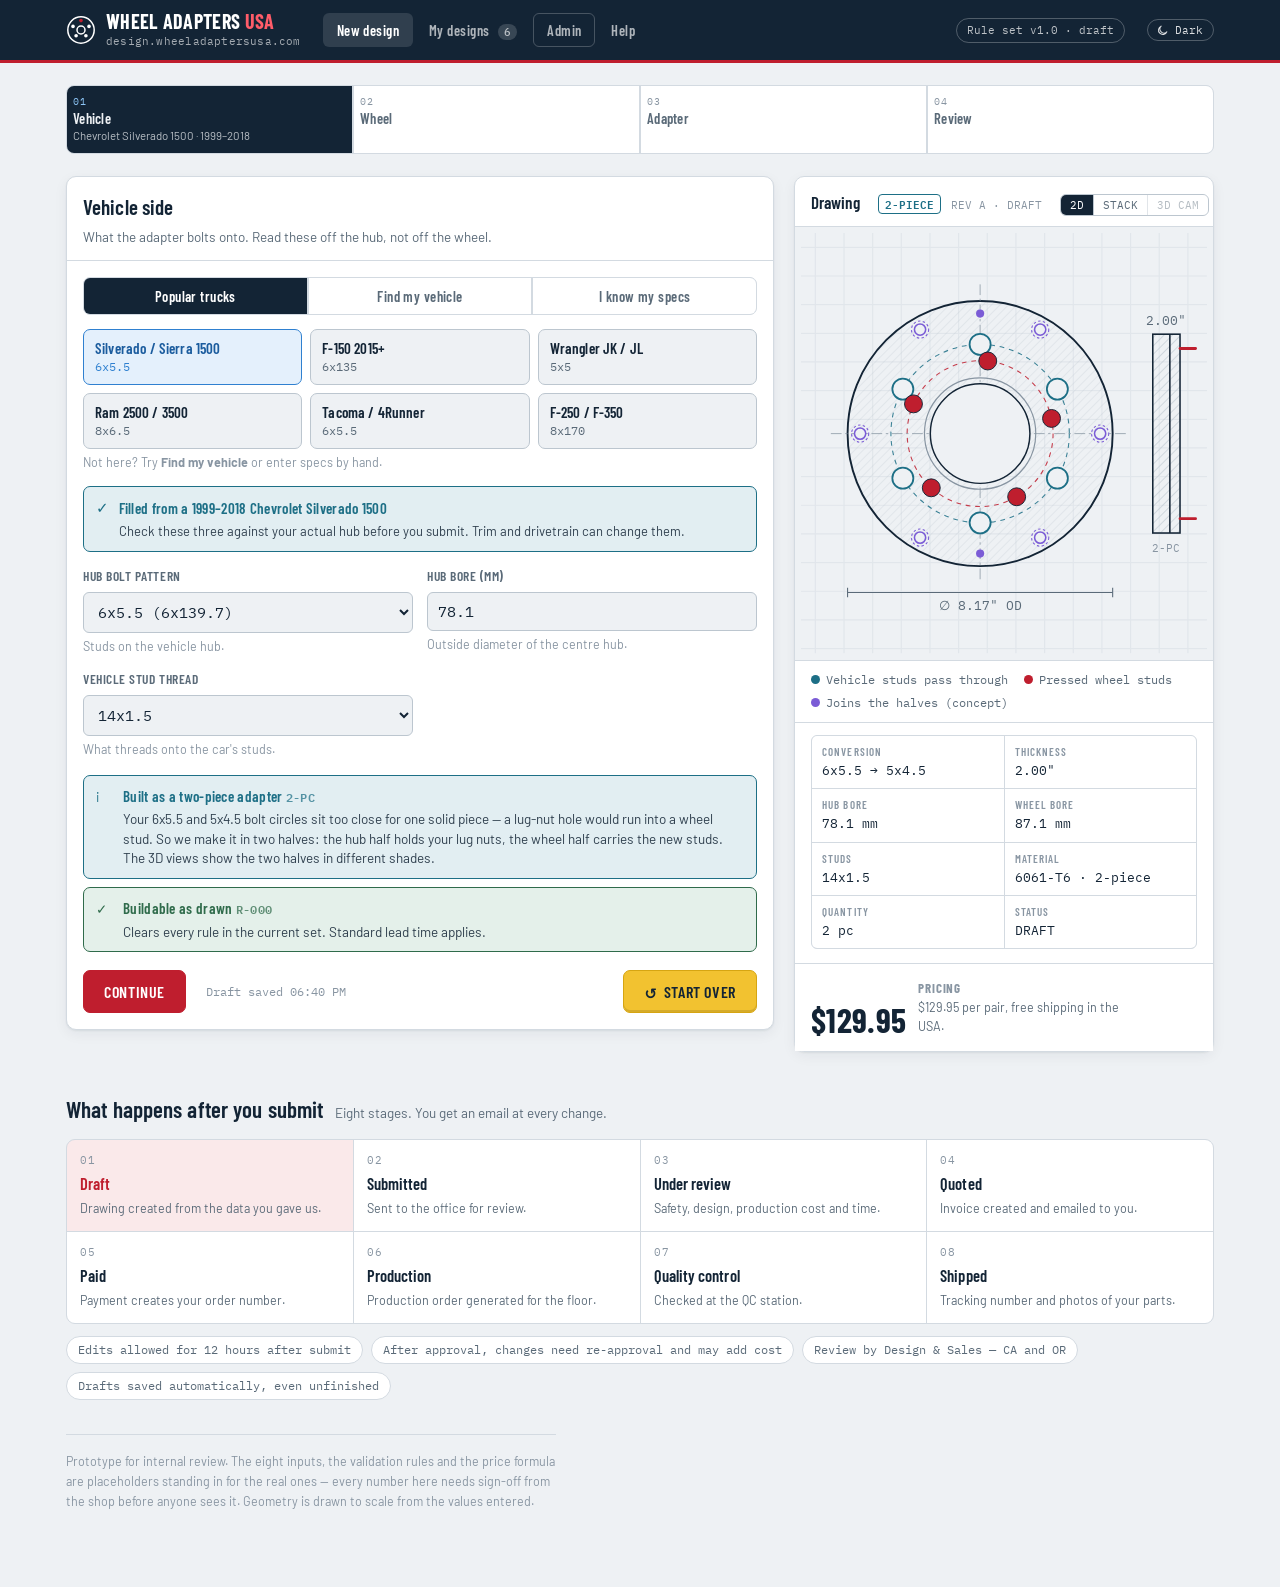
<file: index.html>
<!DOCTYPE html>
<html lang="en">
<head>
  <meta charset="utf-8">
  <meta name="viewport" content="width=device-width, initial-scale=1, viewport-fit=cover">
  <title>Adapter Designer &mdash; Wheel Adapters USA</title>
  <meta name="description" content="Prototype wheel adapter configurator: live scale drawing, validation rules, pricing and order pipeline.">
  <meta name="robots" content="noindex">
  <meta name="color-scheme" content="light dark">
  <link rel="preconnect" href="https://fonts.googleapis.com">
  <link rel="preconnect" href="https://fonts.gstatic.com" crossorigin>
  <link rel="stylesheet" href="https://fonts.googleapis.com/css2?family=Barlow+Condensed:wght@500;600;700&family=Barlow:wght@400;500;600&family=IBM+Plex+Mono:wght@400;500;600&display=swap">
  <style>
    /* Baseline the artifact platform normally supplies. Keep this block. */
    :root {
      color-scheme: light;
      padding-top: env(safe-area-inset-top, 0px);
      padding-bottom: env(safe-area-inset-bottom, 0px);
    }
    html, body { margin: 0; }
    body { font: 14px/1.5 system-ui, -apple-system, sans-serif; background: #f2f3f1; }
    img { max-width: 100%; }
    [hidden] { display: none !important; }
  </style>
  <script>
    /* Saved theme choice, applied before first paint. No choice = follow the system. */
    try { var wt = localStorage.getItem("wa-theme");
          if (wt === "light" || wt === "dark") document.documentElement.setAttribute("data-theme", wt); } catch (e) {}
  </script>
</head>
<body>

<style>
/* ==========================================================
   BRAND TOKENS — swap these four to match the real logo.
   --accent   primary action + wheel-side studs   (flag red)
   --navy     headers, active states              (deep steel navy)
   --cyan     vehicle-side drawing lines          (must stay distinct from accent)
   --paper    page ground
   ========================================================== */
:root{
  color-scheme: light;
  --accent:#bf1e2e;
  --accent-ink:#8d1421;
  --accent-soft:#fae9ea;
  --navy:#132435;
  --ink:#132435;
  --paper:#eef1f4;
  --card:#ffffff;
  --line:#d3dae1;
  --line-2:#bcc6cf;
  --steel:#5a6a78;
  --steel-2:#8895a2;
  --cyan:#1d6f86;
  --cyan-soft:#e2eef2;
  --sel:#2f80d0;              /* selected / pressed / current: light blue, not red */
  --sel-soft:#e4f0fc;
  --sel-ink:#1b5c9e;
  --sel-on-ink:#8cc4f5;       /* on the dark ink background of the current step */
  --warn:#f2c230;             /* start over: yellow to stand out, navy text to stay readable */
  --warn-edge:#d6a512;
  --warn-ink:#132435;
  --warn-glow:rgba(242,194,48,.55);
  --neon:#12c444;             /* "which part is this measurement?" highlight */
  --flag:#bf1e2e;
  --flag-soft:#fae9ea;
  --go:#2f6b4b;
  --go-soft:#e4f0ea;
  --grid:#e1e6eb;
  --cam-top:#e8edf2;
  --cam-bot:#c3ced9;
  --cam-ink:#132435;
  --cam-panel:rgba(255,255,255,.8);
  --shadow:0 1px 2px rgba(19,36,53,.07),0 4px 14px rgba(19,36,53,.06);
  --f-disp:"Barlow Condensed","Arial Narrow",system-ui,sans-serif;
  --f-body:"Barlow",system-ui,-apple-system,sans-serif;
  --f-mono:"IBM Plex Mono",ui-monospace,SFMono-Regular,Menlo,monospace;
}
@media (prefers-color-scheme: dark){
  :root:not([data-theme="light"]){
    color-scheme: dark;
    --accent:#e8505f;
    --accent-ink:#f28791;
    --accent-soft:#3a1519;
    --navy:#0d1926;
    --ink:#e6ecf2;
    --paper:#0d1926;
    --card:#152435;
    --line:#26384c;
    --line-2:#354a61;
    --steel:#93a3b3;
    --steel-2:#6a7d90;
    --cyan:#4fa8c4;
    --cyan-soft:#102934;
    --sel:#5aaaf0;
    --sel-soft:#132c45;
    --sel-ink:#9ccdf7;
    --sel-on-ink:#1b5c9e;
    --warn:#e8bd3a;
    --warn-edge:#f5d266;
    --warn-ink:#0d1926;
    --warn-glow:rgba(232,189,58,.5);
    --neon:#39ff6e;
    --flag:#e8505f;
    --flag-soft:#3a1519;
    --go:#6aab86;
    --go-soft:#152a20;
    --grid:#1b2b3c;
    --cam-top:#1f3247;
    --cam-bot:#09121b;
    --cam-ink:#e6ecf2;
    --cam-panel:rgba(9,18,27,.72);
    --shadow:0 1px 2px rgba(0,0,0,.45),0 4px 14px rgba(0,0,0,.35);
  }
}
:root[data-theme="dark"]{
  color-scheme: dark;
  --accent:#e8505f; --accent-ink:#f28791; --accent-soft:#3a1519;
  --navy:#0d1926; --ink:#e6ecf2; --paper:#0d1926; --card:#152435;
  --line:#26384c; --line-2:#354a61; --steel:#93a3b3; --steel-2:#6a7d90;
  --cyan:#4fa8c4; --cyan-soft:#102934;
  --sel:#5aaaf0; --sel-soft:#132c45; --sel-ink:#9ccdf7; --sel-on-ink:#1b5c9e;
  --warn:#e8bd3a; --warn-edge:#f5d266; --warn-ink:#0d1926; --warn-glow:rgba(232,189,58,.5);
  --neon:#39ff6e; --flag:#e8505f; --flag-soft:#3a1519;
  --go:#6aab86; --go-soft:#152a20; --grid:#1b2b3c;
  --cam-top:#1f3247; --cam-bot:#09121b; --cam-ink:#e6ecf2; --cam-panel:rgba(9,18,27,.72);
  --shadow:0 1px 2px rgba(0,0,0,.45),0 4px 14px rgba(0,0,0,.35);
}
*{box-sizing:border-box}
body{
  margin:0;background:var(--paper);color:var(--ink);
  font-family:var(--f-body);font-size:15px;line-height:1.55;
  -webkit-font-smoothing:antialiased;
}
h1,h2,h3{font-family:var(--f-disp);font-weight:600;text-wrap:balance;margin:0;letter-spacing:.005em}
.mono{font-family:var(--f-mono);font-variant-numeric:tabular-nums}
.eyebrow{
  font-family:var(--f-disp);font-size:12px;font-weight:600;letter-spacing:.14em;
  text-transform:uppercase;color:var(--steel);
}

/* ---------- shell ---------- */
.topbar{
  position:sticky;top:env(safe-area-inset-top,0px);z-index:40;
  background:var(--navy);border-bottom:3px solid var(--accent);
}
.topbar-in{
  max-width:1180px;margin:0 auto;padding:11px 16px;
  display:flex;align-items:center;gap:14px;flex-wrap:wrap;
}
/* ---- LOGO SLOT: drop the real mark in here as an <img> data URI ---- */
.mark{display:flex;align-items:center;gap:10px;min-width:0;color:#fff}
.mark svg,.mark img{flex:none;display:block}
.mark img{height:34px;width:auto;max-width:190px}
.wordmark{font-family:var(--f-disp);font-size:20px;font-weight:700;line-height:1;
  letter-spacing:.015em;text-transform:uppercase;color:#fff;white-space:nowrap}
.wordmark em{font-style:normal;color:var(--accent-ink)}
:root:not([data-theme="light"]) .wordmark em{color:#ff8a93}
@media (prefers-color-scheme: light){:root:not([data-theme="dark"]) .wordmark em{color:#ff5c69}}
.mark span{display:block;font-family:var(--f-mono);font-size:10.5px;
  color:rgba(255,255,255,.62);letter-spacing:.02em;margin-top:2px}
.ruleset{
  margin-left:auto;font-family:var(--f-mono);font-size:11px;color:rgba(255,255,255,.72);
  border:1px solid rgba(255,255,255,.26);border-radius:999px;padding:3px 10px;white-space:nowrap;
}
.themetog{display:inline-flex;align-items:center;gap:6px;flex:none;margin-left:8px;cursor:pointer;
  font-family:var(--f-mono);font-size:11px;color:rgba(255,255,255,.85);background:transparent;
  border:1px solid rgba(255,255,255,.26);border-radius:999px;padding:3px 10px 3px 8px;white-space:nowrap}
.themetog:hover{background:rgba(255,255,255,.1)}
.themetog:focus-visible{outline:2px solid var(--accent);outline-offset:2px}
.themetog svg{display:block}
.wrap{max-width:1180px;margin:0 auto;padding:0 16px;padding-block:22px 64px}

/* ---------- step rail ---------- */
.rail{display:flex;gap:2px;margin-bottom:22px;border:1px solid var(--line);border-radius:8px;overflow:hidden;background:var(--line)}
.rail button{
  flex:1;min-width:0;background:var(--card);border:0;cursor:pointer;
  padding:9px 6px 10px;text-align:left;color:var(--steel);font-family:var(--f-body);
  display:flex;flex-direction:column;gap:1px;transition:background .15s,color .15s;
}
.rail button:hover{background:var(--paper)}
.rail button[aria-current="true"]{background:var(--ink);color:var(--paper)}
.rail button[aria-current="true"] .rn{color:var(--sel-on-ink)}
.rail .rn{font-family:var(--f-mono);font-size:10px;letter-spacing:.1em;color:var(--steel-2)}
.rail .rl{font-family:var(--f-disp);font-size:14.5px;font-weight:600;letter-spacing:.02em;
  white-space:nowrap;overflow:hidden;text-overflow:ellipsis}
.rail button:focus-visible{outline:2px solid var(--accent);outline-offset:-2px}
.rail .rd{color:var(--go);font-weight:600}
.rail button[aria-current="true"] .rd{color:var(--sel-on-ink)}
.rail button[data-done]:not([aria-current="true"]) .rl{color:var(--ink)}
/* the step Continue lands on: a yellow glow that fades out (the rail clips outer
   shadows, so it is inset) */
.rail button.arrive{position:relative;animation:railArrive 1.8s ease-out both}
.rail button.arrive .rn{animation:railArriveN 1.8s ease-out both}
@keyframes railArrive{
  0%  {box-shadow:inset 0 0 0 3px var(--warn), inset 0 0 22px 4px var(--warn-glow)}
  55% {box-shadow:inset 0 0 0 3px var(--warn), inset 0 0 14px 2px var(--warn-glow)}
  100%{box-shadow:inset 0 0 0 3px transparent, inset 0 0 0 0 transparent}
}
@keyframes railArriveN{0%,55%{color:var(--warn)}}
@media (prefers-reduced-motion:reduce){
  .rail button.arrive,.rail button.arrive .rn{animation:none}
  .rail button.arrive{box-shadow:inset 0 0 0 3px var(--warn)}
}
.rail .rs{font-size:11.5px;line-height:1.3;color:var(--steel);white-space:nowrap;overflow:hidden;text-overflow:ellipsis;max-width:100%}
.rail button[aria-current="true"] .rs{color:inherit;opacity:.75}
.rail .rs-short{display:none}
@media (max-width:620px){
  .rail .rs-full{display:none}
  .rail .rs-short{display:-webkit-box;-webkit-line-clamp:2;-webkit-box-orient:vertical;white-space:normal;overflow:hidden}
}

/* ---------- layout ---------- */
.cols{display:grid;grid-template-columns:minmax(0,1fr) minmax(0,420px);gap:20px;align-items:start}
@media (max-width:900px){.cols{grid-template-columns:1fr}}
.panel{background:var(--card);border:1px solid var(--line);border-radius:10px;box-shadow:var(--shadow)}
.panel-hd{padding:14px 16px 12px;border-bottom:1px solid var(--line)}
.panel-hd h2{font-size:21px}
.panel-hd p{margin:3px 0 0;font-size:13.5px;color:var(--steel);max-width:58ch}
.panel-bd{padding:16px}

/* ---------- form ---------- */
.fields{display:grid;grid-template-columns:repeat(2,minmax(0,1fr));gap:14px}
@media (max-width:560px){.fields{grid-template-columns:1fr}}
.f{display:flex;flex-direction:column;gap:5px;min-width:0}
.f.full{grid-column:1/-1}
.f label{font-family:var(--f-disp);font-size:13.5px;font-weight:600;letter-spacing:.04em;
  text-transform:uppercase;color:var(--steel)}
.f .hint{font-size:12.5px;color:var(--steel-2);line-height:1.4}
select,input[type=number]{
  font-family:var(--f-mono);font-size:14.5px;font-variant-numeric:tabular-nums;
  padding:9px 10px;border:1px solid var(--line-2);border-radius:6px;
  background:var(--paper);color:var(--ink);width:100%;
}
select:focus-visible,input:focus-visible{outline:2px solid var(--accent);outline-offset:1px;border-color:var(--accent)}
.seg{display:flex;flex-wrap:wrap;gap:6px}
.seg button{
  font-family:var(--f-mono);font-size:13.5px;padding:7px 11px;border-radius:6px;cursor:pointer;
  border:1px solid var(--line-2);background:var(--paper);color:var(--ink);
}
.seg button[aria-pressed="true"]{background:var(--sel-soft);color:var(--sel-ink);border-color:var(--sel)}
.seg button:focus-visible{outline:2px solid var(--accent);outline-offset:1px}

/* ---------- help ---------- */
.help-hero{display:flex;align-items:flex-start;gap:16px;flex-wrap:wrap;margin-bottom:18px}
.help-hero h2{font-size:30px}
.help-hero p{margin:4px 0 0;color:var(--steel);max-width:52ch;font-size:14.5px}
.help-hero button{margin-left:auto;flex:none}
.toc{display:flex;flex-wrap:wrap;gap:7px;margin-bottom:22px;padding-bottom:18px;
  border-bottom:1px solid var(--line)}
.toc a{font-family:var(--f-mono);font-size:12px;color:var(--steel);text-decoration:none;
  border:1px solid var(--line);border-radius:999px;padding:4px 11px;background:var(--card)}
.toc a:hover{border-color:var(--accent);color:var(--accent-ink)}
.toc a:focus-visible{outline:2px solid var(--accent);outline-offset:2px}
.help{max-width:66ch}
.help h3{font-size:22px;margin:30px 0 8px;scroll-margin-top:80px}
.help h3:first-child{margin-top:0}
.help p{margin:0 0 11px;font-size:15px;line-height:1.65}
.help code{font-family:var(--f-mono);font-size:13px;background:var(--card);
  border:1px solid var(--line);border-radius:4px;padding:1px 5px}
.k-block{color:var(--accent-ink)}
.k-flag{color:var(--cyan)}
.defs{margin:0 0 14px;display:grid;grid-template-columns:minmax(150px,auto) 1fr;gap:1px;
  background:var(--line);border:1px solid var(--line);border-radius:8px;overflow:hidden}
@media (max-width:520px){.defs{grid-template-columns:1fr}}
.defs dt{background:var(--card);padding:9px 12px;font-family:var(--f-disp);font-size:15px;
  font-weight:600;letter-spacing:.01em}
.defs dd{background:var(--card);padding:9px 12px;margin:0;font-size:14px;color:var(--steel);
  line-height:1.55}
.stagelist{margin:0 0 12px;padding-left:20px;font-size:15px;line-height:1.7}
.stagelist b{font-family:var(--f-disp);font-size:16px;letter-spacing:.01em}

/* ---------- spotlight tour ---------- */
#tourmask{position:absolute;top:0;left:0;width:100%;height:0;z-index:200}
.spot{position:absolute;border-radius:9px;border:2px solid var(--accent);
  box-shadow:0 0 0 9999px rgba(10,20,32,.66);pointer-events:none}
@media (prefers-reduced-motion:no-preference){
  .spot{transition:top .28s ease,left .28s ease,width .28s ease,height .28s ease}
}
.tip{position:absolute;width:min(330px,calc(100vw - 26px));background:var(--card);
  border:1px solid var(--line-2);border-radius:10px;padding:14px 15px 13px;
  box-shadow:0 8px 28px rgba(10,20,32,.28)}
.tip-n{font-size:11px;color:var(--steel-2);letter-spacing:.06em}
.tip b{font-family:var(--f-disp);font-size:19px;font-weight:600;display:block;
  margin-top:2px;letter-spacing:.01em}
.tip p{margin:5px 0 0;font-size:14px;line-height:1.55;color:var(--steel)}
.tip-a{display:flex;gap:7px;margin-top:13px;align-items:center}
.tip-a #tourskip{margin-right:auto}
.tip-a button:disabled{opacity:.4;cursor:not-allowed}

/* ---------- admin ---------- */
.verbar{display:flex;align-items:center;gap:12px;flex-wrap:wrap;margin-bottom:12px;
  padding:12px 15px;background:var(--card);border:1px solid var(--line);
  border-left:4px solid var(--accent);border-radius:0 9px 9px 0}
.verbar-l b{font-family:var(--f-disp);font-size:19px;font-weight:700;display:block;letter-spacing:.02em}
.verbar-l span{font-family:var(--f-mono);font-size:12px;color:var(--steel)}
.verbar-l span.dirty{color:var(--accent-ink);font-weight:500}
.verbar button{margin-left:0}
.verbar #publish{margin-left:auto}
.admin-note{font-size:13px;color:var(--steel);margin-bottom:18px;max-width:64ch;line-height:1.5}
.adm-grid{display:grid;grid-template-columns:minmax(0,1fr) minmax(0,340px);gap:16px;align-items:start}
@media (max-width:900px){.adm-grid{grid-template-columns:1fr}}
.adm-side{display:flex;flex-direction:column;gap:16px}
.rule{border:1px solid var(--line);border-radius:8px;margin-bottom:8px;background:var(--paper);
  padding:10px 12px}
.rule.off{opacity:.5}
.rule-hd{display:flex;align-items:center;gap:9px;flex-wrap:wrap}
.rule-id{font-size:12.5px;color:var(--steel);font-weight:500}
.rule-title{font-family:var(--f-disp);font-size:16px;font-weight:600;letter-spacing:.01em;
  min-width:0;overflow-wrap:anywhere}
.lvl{margin-left:auto;width:auto;font-size:12.5px;padding:4px 7px;font-family:var(--f-disp);
  font-weight:600;letter-spacing:.03em}
.tgl{width:34px;height:19px;border-radius:999px;border:1px solid var(--line-2);
  background:var(--line);cursor:pointer;padding:0;position:relative;flex:none}
.tgl span{position:absolute;top:2px;left:2px;width:13px;height:13px;border-radius:50%;
  background:var(--card);transition:transform .16s}
.tgl[aria-pressed="true"]{background:var(--go);border-color:var(--go)}
.tgl[aria-pressed="true"] span{transform:translateX(15px)}
.tgl:focus-visible{outline:2px solid var(--accent);outline-offset:2px}
.rule-bd{display:flex;align-items:center;gap:7px;flex-wrap:wrap;margin-top:8px;
  font-size:13px;color:var(--steel)}
.rule-kind{font-family:var(--f-disp);font-size:12px;font-weight:600;letter-spacing:.08em;
  text-transform:uppercase;color:var(--steel-2);border:1px solid var(--line);
  border-radius:999px;padding:2px 9px;margin-right:4px}
input.mini{width:72px;flex:none;padding:5px 7px;font-size:13px}
.pgrid{display:flex;flex-wrap:wrap;gap:8px;align-items:flex-end;margin-bottom:14px}
.plabel{font-family:var(--f-disp);font-size:12.5px;font-weight:600;letter-spacing:.08em;
  text-transform:uppercase;color:var(--steel);width:100%}
.punit{display:flex;flex-direction:column;gap:3px;font-family:var(--f-mono);font-size:11px;
  color:var(--steel-2);flex:1;min-width:72px}
.punit input{width:100%;padding:6px 7px;font-size:13.5px}
.ck{display:flex;align-items:baseline;gap:9px;padding:8px 0;border-bottom:1px solid var(--line);
  flex-wrap:wrap}
.ck:last-child{border-bottom:0}
.ck-l{flex:1;min-width:0;font-size:13px;overflow-wrap:anywhere}
.ck-v{font-family:var(--f-disp);font-size:17px;font-weight:700}
.ck-w{font-size:11.5px}
.ck.ok .ck-w{color:var(--go)}
.ck.off .ck-v,.ck.off .ck-w{color:var(--accent-ink)}
.aud{display:flex;gap:12px;padding:9px 0;border-bottom:1px solid var(--line);flex-wrap:wrap}
.aud:last-child{border-bottom:0}
.aud-when{font-size:11.5px;color:var(--steel-2);min-width:88px}
.aud-who{font-family:var(--f-disp);font-size:14px;font-weight:600;min-width:80px}
.aud-what{flex:1;min-width:200px;font-size:13px;color:var(--steel)}
.admin-tab{border-color:rgba(255,255,255,.22)!important}

/* ---------- tabs ---------- */
.tabs{display:flex;gap:2px;margin-left:8px}
.tabs button{
  font-family:var(--f-disp);font-size:14.5px;font-weight:600;letter-spacing:.03em;
  padding:7px 13px;border-radius:6px;cursor:pointer;border:1px solid transparent;
  background:transparent;color:rgba(255,255,255,.66);white-space:nowrap;
}
.tabs button b{font-family:var(--f-mono);font-size:11px;font-weight:500;
  background:rgba(255,255,255,.16);border-radius:999px;padding:1px 6px;margin-left:5px}
.tabs button[aria-pressed="true"]{background:rgba(255,255,255,.12);color:#fff}
.tabs button:focus-visible{outline:2px solid var(--accent);outline-offset:1px}
/* Four tabs do not fit a phone in one row — give them their own line and tighten up. */
@media (max-width:620px){
  .tabs{width:100%;margin:2px 0 0;flex-wrap:wrap}
  .tabs button{padding:6px 9px;font-size:13.5px}
  .tabs button b{margin-left:4px;padding:1px 5px}
  .ruleset{margin-left:0;order:3}
  /* keep the theme switch top right, on the logo's row */
  .themetog{order:1;margin-left:auto}
  .tabs{order:2}
}

/* ---------- submissions ---------- */
#subs{display:flex;flex-direction:column;gap:10px}
.sub{
  display:grid;grid-template-columns:76px minmax(0,1fr) auto;gap:14px;align-items:center;
  background:var(--card);border:1px solid var(--line);border-radius:10px;
  padding:13px 15px;box-shadow:var(--shadow);
}
@media (max-width:660px){
  .sub{grid-template-columns:56px minmax(0,1fr);row-gap:11px}
  .sub-side{grid-column:1/-1;flex-direction:row;align-items:center;justify-content:space-between}
}
.sub-thumb svg{display:block;width:100%;height:auto}
.sub-main{min-width:0}
.sub-top{display:flex;align-items:center;gap:9px;flex-wrap:wrap}
.sub-id{font-size:15px;font-weight:600;letter-spacing:.02em}
.pill{
  font-family:var(--f-disp);font-size:12px;font-weight:600;letter-spacing:.07em;
  text-transform:uppercase;padding:2px 9px;border-radius:999px;white-space:nowrap;
}
.s-draft{background:var(--paper);color:var(--steel);border:1px solid var(--line-2)}
.s-live{background:var(--cyan-soft);color:var(--cyan)}
.s-act{background:var(--accent-soft);color:var(--accent-ink)}
.s-done{background:var(--go-soft);color:var(--go)}
.sub-spec{font-size:13px;color:var(--ink);margin-top:3px;overflow-wrap:anywhere}
.sub-note{font-size:12.5px;color:var(--steel);margin-top:2px;overflow-wrap:anywhere}
.track{display:flex;gap:3px;margin-top:8px}
.tick{flex:1;height:3px;border-radius:2px;background:var(--line);max-width:34px}
.tick.on{background:var(--cyan)}
.sub-side{display:flex;flex-direction:column;align-items:flex-end;gap:6px;text-align:right}
.sub-price{font-family:var(--f-disp);font-size:20px;font-weight:700;letter-spacing:.01em}
.win{font-family:var(--f-mono);font-size:11.5px;color:var(--steel);white-space:nowrap}
.win.urgent{color:var(--accent-ink);font-weight:500}
.win.closed{color:var(--steel-2)}
.btn-sm{
  font-family:var(--f-disp);font-size:13.5px;font-weight:600;letter-spacing:.04em;
  text-transform:uppercase;padding:7px 13px;border-radius:6px;cursor:pointer;
  border:1px solid var(--line-2);background:var(--paper);color:var(--ink);white-space:nowrap;
}
.btn-sm.primary{background:var(--accent);border-color:var(--accent);color:#fff}
.btn-sm:focus-visible{outline:2px solid var(--ink);outline-offset:2px}
.editbar{
  display:flex;align-items:center;gap:12px;flex-wrap:wrap;margin-bottom:16px;
  padding:11px 14px;border-radius:8px;background:var(--cyan-soft);border:1px solid var(--cyan);
}
.editbar b{font-family:var(--f-disp);font-size:16px;font-weight:600;color:var(--cyan);
  display:block;letter-spacing:.02em}
.editbar span{font-family:var(--f-mono);font-size:12px;color:var(--ink);opacity:.8}
.editbar button{margin-left:auto}

/* ---------- vehicle picker ---------- */
.modes{display:flex;gap:2px;background:var(--line);border:1px solid var(--line);
  border-radius:7px;overflow:hidden}
.modes button{
  flex:1;min-width:0;background:var(--card);border:0;cursor:pointer;padding:9px 8px;
  font-family:var(--f-disp);font-size:14.5px;font-weight:600;letter-spacing:.03em;
  color:var(--steel);white-space:nowrap;overflow:hidden;text-overflow:ellipsis;
}
.modes button[aria-pressed="true"]{background:var(--navy);color:#fff}
.modes button:focus-visible{outline:2px solid var(--accent);outline-offset:-2px}
.picks{display:grid;grid-template-columns:repeat(3,minmax(0,1fr));gap:8px}
@media (max-width:640px){.picks{grid-template-columns:repeat(2,minmax(0,1fr))}}
.pick{
  display:flex;flex-direction:column;gap:2px;align-items:flex-start;text-align:left;
  padding:10px 11px;border:1px solid var(--line-2);border-radius:7px;cursor:pointer;
  background:var(--paper);color:var(--ink);min-width:0;
}
.pick b{font-family:var(--f-disp);font-size:15px;font-weight:600;line-height:1.15;
  letter-spacing:.01em;overflow-wrap:anywhere}
.pick span{font-family:var(--f-mono);font-size:11.5px;color:var(--steel)}
.pick[aria-pressed="true"]{border-color:var(--sel);background:var(--sel-soft)}
.pick[aria-pressed="true"] b{color:var(--sel-ink)}
.pick[aria-pressed="true"] span{color:var(--sel)}
.pick:focus-visible{outline:2px solid var(--accent);outline-offset:1px}
.filled{display:flex;gap:10px;padding:10px 12px;border-radius:7px;
  background:var(--cyan-soft);border:1px solid var(--cyan);color:var(--cyan)}
.filled .ic{flex:none;font-size:15px;line-height:1.4}
.filled b{font-family:var(--f-disp);font-size:15px;font-weight:600;display:block;letter-spacing:.02em}
.filled p{margin:2px 0 0;font-size:13px;color:var(--ink);opacity:.86;line-height:1.45}

/* ---------- required-field errors ---------- */
.alert{
  display:flex;gap:10px;padding:11px 13px;border-radius:7px;margin-bottom:16px;
  background:var(--accent-soft);border:1px solid var(--accent);color:var(--accent-ink);
}
.alert .ic{flex:none;font-family:var(--f-disp);font-size:17px;font-weight:700;line-height:1.25}
.alert b{font-family:var(--f-disp);font-size:15.5px;font-weight:600;display:block;letter-spacing:.02em}
.alert ul{margin:3px 0 0;padding-left:17px;font-size:13.5px;color:var(--ink);opacity:.88;line-height:1.5}
@media (prefers-reduced-motion:no-preference){
  .alert{animation:nudge .32s ease-out}
  @keyframes nudge{from{opacity:0;transform:translateY(-5px)}to{opacity:1;transform:none}}
}
.f.bad input,.f.bad select{border-color:var(--accent);background:var(--accent-soft)}
.f.bad label{color:var(--accent-ink)}
.err{font-size:12.5px;color:var(--accent-ink);font-weight:500;line-height:1.4}
.why{font-size:12.5px;color:var(--steel);line-height:1.4;max-width:34ch}

/* ---------- checks ---------- */
.checks{display:flex;flex-direction:column;gap:8px;margin-top:16px}
.chk{display:flex;gap:10px;padding:10px 12px;border-radius:7px;font-size:13.5px;line-height:1.45;
  border:1px solid transparent}
.chk .ic{flex:none;width:17px;height:17px;margin-top:1px}
.chk b{font-family:var(--f-disp);font-size:15px;font-weight:600;letter-spacing:.02em;display:block}
.chk code{font-family:var(--f-mono);font-size:12px;color:inherit;opacity:.72}
.chk.block{background:var(--flag-soft);border-color:var(--flag);color:var(--flag)}
.chk.flag{background:var(--accent-soft);border-color:var(--accent);color:var(--accent)}
.chk.ok{background:var(--go-soft);border-color:var(--go);color:var(--go)}
.chk .body{min-width:0}
.chk .body p{margin:2px 0 0;color:var(--ink);opacity:.86}

/* ---------- drawing ---------- */
.draw{position:sticky;top:calc(env(safe-area-inset-top,0px) + 68px)}
@media (max-width:900px){.draw{position:relative;top:auto;order:-1}}
.draw.is3d{position:relative;top:auto}
/* "which part is this measurement?" — neon green on the drawing, any view */
.hlcap{position:absolute;left:8px;top:54px;z-index:6;max-width:calc(100% - 16px);pointer-events:none;
  font-size:12.5px;line-height:1.35;color:var(--ink);background:var(--card);border:1.5px solid var(--neon);
  border-radius:6px;padding:4px 9px;box-shadow:0 0 10px var(--neon)}
.hlcap b{font-weight:600}
.draw[data-hl] .cam-wcs{visibility:hidden}
.draw[data-hl="src"] .hl-src, .draw[data-hl="dst"] .hl-dst, .draw[data-hl="hub"] .hl-hub,
.draw[data-hl="lip"] .hl-lip, .draw[data-hl="thick"] .hl-thick{
  stroke:var(--neon) !important;stroke-width:2.4px;animation:hlPulse 1.1s ease-in-out infinite alternate}
.draw[data-hl="thick"] .hl-thick-t{fill:var(--neon);font-weight:700}
@keyframes hlPulse{from{filter:drop-shadow(0 0 1px var(--neon))}to{filter:drop-shadow(0 0 6px var(--neon))}}
@media (prefers-reduced-motion:reduce){
  .draw[data-hl] [class^="hl-"]{animation:none;filter:drop-shadow(0 0 3px var(--neon))}
}
/* the field being pointed at gets the same green, so the link reads both ways */
#fields .f.hl-on label{color:var(--neon)}
.draw-hd{display:flex;align-items:baseline;gap:10px;padding:12px 16px 10px;border-bottom:1px solid var(--line)}
.draw-hd h2{font-size:17px}
.draw-hd .rev{margin-left:auto;font-family:var(--f-mono);font-size:11px;color:var(--steel-2);white-space:nowrap}
@media (max-width:420px){.draw-hd{flex-wrap:wrap;row-gap:6px}}
.canvas{background:var(--paper);border-bottom:1px solid var(--line);padding:6px}
.canvas svg{display:block;width:100%;height:auto;max-width:100%}
.viewtog{display:inline-flex;margin-left:8px;border:1px solid var(--line-2);border-radius:6px;overflow:hidden;flex:none}
.viewtog button{font-family:var(--f-mono);font-size:11px;padding:3px 9px;background:var(--card);
  color:var(--steel);border:0;cursor:pointer}
.viewtog button+button{border-left:1px solid var(--line-2)}
.viewtog button[aria-pressed="true"]{background:var(--ink);color:var(--card)}
.viewtog button:disabled{opacity:.45;cursor:not-allowed}
.viewtog button:focus-visible{outline:2px solid var(--accent);outline-offset:-2px}

/* ---------- 3D CAM viewport ---------- */
.cam{border-bottom:1px solid var(--line)}
.cam-vp{position:relative;aspect-ratio:1/1;max-height:70vh;width:100%;overflow:hidden;
  background:linear-gradient(180deg,var(--cam-top),var(--cam-bot))}
.cam-vp canvas{display:block;width:100%;height:100%;touch-action:none;cursor:grab}
.cam-vp canvas:active{cursor:grabbing}
.cam-vp .tag{position:absolute;font-family:var(--f-mono);font-size:10.5px;line-height:1.35;
  color:var(--cam-ink);background:var(--cam-panel);border-radius:4px;padding:3px 7px;pointer-events:none}
.cam-wcs{top:38px;left:8px}
.cam-dro{bottom:8px;left:8px;right:8px;display:grid;grid-template-columns:repeat(3,minmax(0,1fr));
  column-gap:8px;font-variant-numeric:tabular-nums}
.cam-dro b{font-weight:600;margin-right:4px}
.cam-dro .x b{color:#d9534f}.cam-dro .y b{color:#3f9b52}.cam-dro .z b{color:#3b7ddd}
.cam-dro .op{grid-column:1/-1;opacity:.8;white-space:nowrap;overflow:hidden;text-overflow:ellipsis}
.cam-views{position:absolute;top:8px;right:8px;display:flex;gap:4px}
.cam-views button{font-family:var(--f-mono);font-size:10.5px;padding:3px 7px;border-radius:4px;cursor:pointer;
  border:1px solid var(--line-2);background:var(--cam-panel);color:var(--cam-ink)}
.cam-views button[aria-pressed="true"]{border-color:var(--sel);color:var(--sel)}
/* same yellow as Start over: a state-changing action, so it stands out from the camera buttons */
.cam-views .sepbtn{margin-right:6px;font-weight:600;background:var(--warn);color:var(--warn-ink);
  border-color:var(--warn-edge);box-shadow:inset 0 -2px 0 rgba(0,0,0,.12)}
.cam-views .sepbtn:hover{filter:brightness(1.05)}
#camplay{background:var(--warn);color:var(--warn-ink);border-color:var(--warn-edge);
  box-shadow:inset 0 -2px 0 rgba(0,0,0,.12);min-width:64px}
#camplay:hover{filter:brightness(1.05)}
.cam-views #camexpand{font-size:13px;line-height:1;padding:2px 7px}
.cam-vp canvas{cursor:zoom-in}
.cam-modal{position:absolute;left:0;right:0;z-index:80;display:flex;align-items:center;justify-content:center;
  padding:16px;background:rgba(9,18,27,.62)}
.cam-modal-in{display:flex;flex-direction:column;width:100%;max-width:1100px;height:100%;max-height:900px;
  background:var(--card);border:1px solid var(--line-2);border-radius:10px;overflow:hidden;box-shadow:var(--shadow)}
.cam-modal-hd{display:flex;align-items:center;gap:12px;flex-wrap:wrap;padding:10px 14px;border-bottom:1px solid var(--line)}
.cam-modal-hd b{font-family:var(--f-disp);font-size:17px;font-weight:600}
.cam-modal-hd span{font-family:var(--f-mono);font-size:11px;color:var(--steel)}
.cam-modal-hd .btn-sm{margin-left:auto}
.cam-modal-hd .btn-sm + .btn-sm{margin-left:0}
.cam-modal-hd .spin-info{flex:1 1 280px;min-width:0;font-family:var(--f-body);font-size:12.5px;line-height:1.4;
  color:var(--ink);padding:4px 10px;border-radius:6px;border:1px solid var(--line-2);background:var(--paper)}
.cam-modal-hd .spin-info.on{border-color:var(--cyan);background:var(--cyan-soft)}
.cam-modal-hd .spin-info.off{border-color:var(--line-2)}
.cam-modal-hd .spin-info b{font-weight:600}
.cam-modal-hd kbd{font-family:var(--f-mono);font-size:11px;padding:0 5px;border:1px solid var(--line-2);
  border-bottom-width:2px;border-radius:4px;background:var(--card)}
.cam-modal-hd .hint-scroll{font-family:var(--f-mono);font-size:11px;color:var(--steel)}
.cam-modal-hd .hint-touch{display:none}
@media (hover:none){.cam-modal-hd .hint-mouse{display:none}.cam-modal-hd .hint-touch{display:inline}
  .cam-modal-hd #camclose{margin-left:auto}}
.cam-modal-bd{flex:1;min-height:0;display:flex;flex-direction:column}
.cam-modal .cam-vp{flex:1;min-height:0;aspect-ratio:auto;max-height:none}
.cam-modal .cam-vp canvas{cursor:move}
.cam-modal #camexpand{display:none}
.stk .mv{transition:transform .6s cubic-bezier(.3,.7,.2,1);transform:translateX(var(--dx))}
.stk.together .mv{transform:none}
@media (prefers-reduced-motion:reduce){.stk .mv{transition:none}}
.stk-cut{display:flex;align-items:center;gap:6px;font-family:var(--f-mono);font-size:11px;color:var(--steel);cursor:pointer}
.stk-cut input{margin:0;accent-color:var(--sel)}
.stk-bar{display:flex;align-items:center;gap:6px 10px;flex-wrap:wrap;padding:6px 4px 2px;
  font-size:11.5px;line-height:1.4;color:var(--steel)}
.cam-lbl{position:absolute;font-family:var(--f-mono);font-size:10px;font-weight:600;pointer-events:none;
  transform:translate(-50%,-50%);color:var(--cam-ink)}
.cam-bp{display:flex;align-items:center;gap:10px;padding:9px 16px;border-top:1px solid var(--line)}
.cam-bp input{flex:1;min-width:0;accent-color:var(--sel)}
.cam-bp .t{font-family:var(--f-mono);font-size:11px;color:var(--steel);white-space:nowrap}
.cam-ops{list-style:none;margin:0;padding:4px 0 8px;border-top:1px solid var(--line);
  font-family:var(--f-mono);font-size:11.5px}
.cam-ops .grp{padding:7px 16px 3px;font-family:var(--f-disp);font-size:11px;font-weight:600;
  letter-spacing:.1em;text-transform:uppercase;color:var(--steel-2)}
.cam-ops label{display:grid;grid-template-columns:auto 10px minmax(0,1fr) auto;gap:8px;align-items:center;
  padding:3px 16px;cursor:pointer}
.cam-ops label:hover{background:var(--paper)}
.cam-ops label.now{background:var(--sel-soft)}
.cam-ops input{margin:0;accent-color:var(--sel)}
.cam-ops i{width:10px;height:3px;border-radius:2px}
.cam-ops .nm{white-space:nowrap;overflow:hidden;text-overflow:ellipsis}
.cam-ops .tl{color:var(--steel-2)}
.cam-note{margin:0;padding:8px 16px 10px;font-size:11.5px;line-height:1.45;color:var(--steel);border-top:1px solid var(--line)}
.cam-tog{display:flex;flex-wrap:wrap;gap:4px 14px;padding:8px 16px;border-top:1px solid var(--line);
  font-family:var(--f-mono);font-size:11px;color:var(--steel)}
.cam-tog label{display:flex;align-items:center;gap:5px;cursor:pointer}
.cam-tog .lbl,.cam-join .lbl{font-family:var(--f-disp);font-size:11px;font-weight:600;letter-spacing:.1em;
  text-transform:uppercase;color:var(--steel-2)}
.cam-tog .lbl{width:100%}
.cam-join{padding:8px 16px 10px;border-top:1px solid var(--line)}
.cam-join .jseg{display:grid;grid-template-columns:repeat(2,minmax(0,1fr));gap:6px;margin-top:5px}
.cam-join button{text-align:left;padding:6px 9px;border:1px solid var(--line-2);border-radius:6px;cursor:pointer;
  background:var(--card);color:var(--ink);font-family:var(--f-body);min-width:0}
.cam-join button b{display:block;font-family:var(--f-disp);font-size:13.5px;font-weight:600;color:var(--ink)}
.cam-join button span{display:block;font-family:var(--f-mono);font-size:10.5px;color:var(--steel);overflow-wrap:anywhere}
.cam-join button[aria-pressed="true"]{border-color:var(--sel);background:var(--sel-soft)}
.cam-join button[aria-pressed="true"] b{color:var(--sel-ink)}
.cam-join button:disabled{opacity:.5;cursor:not-allowed}
.cam-opsbox{border-top:1px solid var(--line)}
.cam-opsbox summary{display:flex;align-items:baseline;gap:10px;padding:9px 16px;cursor:pointer;
  font-family:var(--f-disp);font-size:13px;font-weight:600;letter-spacing:.06em;text-transform:uppercase}
.cam-opsbox summary .sm{margin-left:auto;font-family:var(--f-mono);font-size:11px;font-weight:400;
  letter-spacing:0;text-transform:none;color:var(--steel)}
.cam-opsbox .cam-ops{border-top:0;padding-top:0}
.cam-ops .grp label{grid-template-columns:auto minmax(0,1fr);padding:0}
.pc2{font-family:var(--f-mono);font-size:10.5px;font-weight:600;color:var(--cyan);border:1px solid var(--cyan);
  border-radius:4px;padding:1px 6px;margin-left:8px;white-space:nowrap}
.chk.info{background:var(--cyan-soft);border-color:var(--cyan);color:var(--cyan)}
.cam-tog input{margin:0;accent-color:var(--sel)}
.legend{display:flex;flex-wrap:wrap;gap:6px 16px;padding:10px 16px;border-bottom:1px solid var(--line);
  font-family:var(--f-mono);font-size:11.5px;color:var(--steel)}
.legend i{display:inline-block;width:9px;height:9px;border-radius:50%;margin-right:6px;vertical-align:baseline}
.tb{padding:12px 16px 14px}
.tb-grid{display:grid;grid-template-columns:repeat(2,minmax(0,1fr));gap:1px;background:var(--line);
  border:1px solid var(--line);border-radius:6px;overflow:hidden}
.tb-grid div{background:var(--card);padding:7px 10px;min-width:0}
.tb-grid dt{font-family:var(--f-disp);font-size:11px;font-weight:600;letter-spacing:.1em;
  text-transform:uppercase;color:var(--steel-2);margin:0}
.tb-grid dd{margin:1px 0 0;font-family:var(--f-mono);font-size:13px;font-variant-numeric:tabular-nums;
  overflow-wrap:anywhere}

/* ---------- price ---------- */
.price{display:flex;align-items:flex-end;gap:12px;flex-wrap:wrap;
  padding:14px 16px;border-top:1px solid var(--line);background:var(--card)}
.price .amt{font-family:var(--f-disp);font-size:34px;font-weight:700;line-height:1;letter-spacing:.01em}
.price .amt.quote{font-size:24px;color:var(--accent)}
.price .per{font-size:12.5px;color:var(--steel);max-width:30ch}
.price .per b{display:block;font-family:var(--f-disp);font-size:13px;letter-spacing:.06em;
  text-transform:uppercase;color:var(--steel-2)}

/* ---------- review ---------- */
.legalbox{border:1px solid var(--line-2);border-radius:8px;padding:14px;background:var(--paper);margin-top:4px}
.legalbox p{margin:0;font-size:14px;line-height:1.6}
.legalnote{display:flex;gap:8px;margin-top:10px;font-size:12.5px;color:var(--accent);
  font-family:var(--f-mono);line-height:1.4}
.accept{display:flex;gap:11px;align-items:flex-start;margin-top:14px;cursor:pointer;font-size:14.5px}
.accept input{flex:none;width:19px;height:19px;margin:1px 0 0;accent-color:var(--sel)}
.accept-row{display:flex;align-items:flex-start;gap:8px}
.infobtn{flex:none;width:22px;height:22px;margin-top:14px;padding:0;border-radius:50%;cursor:pointer;
  border:1.5px solid var(--sel);background:var(--sel-soft);color:var(--sel-ink);
  font:italic 700 13px/1 Georgia,"Times New Roman",serif}
.infobtn:hover{background:var(--sel);color:#fff}
.infobtn:focus-visible{outline:2px solid var(--sel);outline-offset:2px}
.actions{display:flex;gap:10px;flex-wrap:wrap;margin-top:18px;align-items:center}
.btn{font-family:var(--f-disp);font-size:16px;font-weight:600;letter-spacing:.04em;
  text-transform:uppercase;padding:11px 20px;border-radius:7px;cursor:pointer;border:1px solid transparent}
.btn-primary{background:var(--accent);color:#fff;border-color:var(--accent)}
.btn-primary:disabled{opacity:.42;cursor:not-allowed}
.btn-ghost{background:transparent;color:var(--ink);border-color:var(--line-2)}
.btn-warn{background:var(--warn);color:var(--warn-ink);border-color:var(--warn-edge);
  box-shadow:inset 0 -2px 0 rgba(0,0,0,.12)}
.btn-warn:hover{filter:brightness(1.05)}
.btn-warn .ic{display:inline-block;margin-right:6px;font-size:15px;line-height:1;vertical-align:-1px}
.restart{margin-left:auto;display:flex;align-items:center;gap:8px;flex-wrap:wrap}
.restart-ask{display:flex;align-items:center;gap:8px;flex-wrap:wrap;padding:5px 6px 5px 12px;
  border:1px solid var(--warn-edge);border-radius:8px;background:var(--card)}
.restart-ask span{font-size:13.5px;color:var(--ink)}
.restart-ask .btn{padding:7px 13px;font-size:14px}
.btn:focus-visible{outline:2px solid var(--ink);outline-offset:2px}
.saved{font-family:var(--f-mono);font-size:12px;color:var(--steel-2)}

/* ---------- pipeline ---------- */
.pipe{margin-top:40px}
.pipe-hd{display:flex;align-items:baseline;gap:12px;flex-wrap:wrap;margin-bottom:12px}
.pipe-hd h2{font-size:23px}
.pipe-hd p{margin:0;font-size:13.5px;color:var(--steel)}
.stages{display:grid;grid-template-columns:repeat(4,minmax(0,1fr));gap:1px;background:var(--line);
  border:1px solid var(--line);border-radius:9px;overflow:hidden}
@media (max-width:820px){.stages{grid-template-columns:repeat(2,minmax(0,1fr))}}
@media (max-width:440px){.stages{grid-template-columns:1fr}}
.stage{background:var(--card);padding:12px 13px 14px;min-width:0}
.stage .n{font-family:var(--f-mono);font-size:10.5px;letter-spacing:.1em;color:var(--steel-2)}
.stage h3{font-size:16.5px;margin:2px 0 3px}
.stage p{margin:0;font-size:12.5px;color:var(--steel);line-height:1.45}
.stage.live{background:var(--accent-soft)}
.stage.live h3{color:var(--accent)}
.notes{display:flex;flex-wrap:wrap;gap:8px;margin-top:12px}
.note{font-family:var(--f-mono);font-size:11.5px;color:var(--steel);
  border:1px solid var(--line);border-radius:999px;padding:4px 11px;background:var(--card)}

.foot{margin-top:34px;padding-top:16px;border-top:1px solid var(--line);
  font-size:12.5px;color:var(--steel-2);line-height:1.6;max-width:70ch}
@media (prefers-reduced-motion:reduce){*{transition:none!important;animation:none!important}}
</style>

<div class="topbar">
  <div class="topbar-in">
    <div class="mark">
      <!-- LOGO SLOT — replace this <svg> with <img src="data:image/png;base64,..." alt="Wheel Adapters USA"> -->
      <svg width="30" height="30" viewBox="0 0 30 30" aria-hidden="true">
        <circle cx="15" cy="15" r="13.2" fill="none" stroke="#fff" stroke-width="1.5"/>
        <circle cx="15" cy="15" r="4" fill="none" stroke="#fff" stroke-width="1.5"/>
        <circle cx="15" cy="5.6" r="1.8" fill="var(--accent)"/>
        <circle cx="23" cy="11.4" r="1.8" fill="#fff"/>
        <circle cx="19.9" cy="20.8" r="1.8" fill="#fff"/>
        <circle cx="10.1" cy="20.8" r="1.8" fill="#fff"/>
        <circle cx="7" cy="11.4" r="1.8" fill="#fff"/>
      </svg>
      <div>
        <div class="wordmark">Wheel Adapters <em>USA</em></div>
        <span>design.wheeladaptersusa.com</span>
      </div>
    </div>
    <nav class="tabs" aria-label="Sections">
      <button type="button" data-view="design" aria-pressed="true">New design</button>
      <button type="button" data-view="list" aria-pressed="false">My designs <b>6</b></button>
      <button type="button" data-view="admin" aria-pressed="false" class="admin-tab">Admin</button>
      <button type="button" data-view="help" aria-pressed="false">Help</button>
    </nav>
    <div class="ruleset" id="rulestamp">Rule set v1.0 · draft</div>
    <button type="button" class="themetog" id="themetog" aria-label="Switch theme"></button>
  </div>
</div>

<div class="wrap">

<section id="view-list" hidden>
  <div class="pipe-hd">
    <h2>My designs</h2>
    <p>Everything you have started or sent us. Drawings are rebuilt from your saved
       specifications, so nothing goes stale.</p>
  </div>
  <div id="subs"></div>
  <div class="notes">
    <span class="note">Edits stay open 12 hours after you submit</span>
    <span class="note">After that, a change needs re-approval and may add cost</span>
  </div>
</section>

<section id="view-help" hidden>

  <div class="help-hero">
    <div>
      <h2>Help</h2>
      <p>How the designer works, what the checks mean, and what happens after you
         send us a drawing.</p>
    </div>
    <button type="button" class="btn btn-primary" id="starttour">Take the tour</button>
  </div>

  <nav class="toc" aria-label="Help contents">
    <a href="#h-start">Getting started</a>
    <a href="#h-inputs">The eight measurements</a>
    <a href="#h-views">2D, stack and 3D views</a>
    <a href="#h-checks">Flags and blocks</a>
    <a href="#h-price">Pricing</a>
    <a href="#h-stages">After you submit</a>
    <a href="#h-edit">Changing a design</a>
    <a href="#h-admin">For our team</a>
    <a href="#h-terms">Terms</a>
  </nav>

  <article class="help">

    <h3 id="h-start">Getting started</h3>
    <p>There are three ways to begin. <b>Popular trucks</b> fills in the common ones in a
       single tap. <b>Find my vehicle</b> walks make, model and year range. <b>I know my
       specs</b> skips straight to entering numbers.</p>
    <p>Changed your mind? <b>Start over</b> (the yellow button under the form) clears everything
       back to a fresh design after asking you to confirm.</p>
    <p>Whichever you use, the measurements stay visible and editable. The lookup is a
       starting point, not a guarantee &mdash; trim, drivetrain and dually axles all change
       hub specs. Check the numbers against your actual hub before you submit.</p>

    <h3 id="h-inputs">The eight measurements</h3>
    <dl class="defs">
      <dt>Hub bolt pattern</dt>
      <dd>Number of studs on the vehicle hub and the circle they sit on, like 6x5.5.
          Count the studs, then measure the circle.</dd>
      <dt>Hub bore</dt>
      <dd>Outside diameter of the centre hub the wheel slides over, in millimetres.</dd>
      <dt>Vehicle stud thread</dt>
      <dd>Thread on the studs already on your truck. This is what the adapter threads onto.</dd>
      <dt>Wheel bolt pattern</dt>
      <dd>Pattern of the wheel you are fitting. Usually in the wheel listing.</dd>
      <dt>Wheel centre bore</dt>
      <dd>Diameter of the hole in the back of the wheel, in millimetres.</dd>
      <dt>Thickness</dt>
      <dd>How far the adapter pushes the wheel out, measured face to face. Studs add
          height on top of this.</dd>
      <dt>Pressed stud thread</dt>
      <dd>Thread on the new studs your wheel mounts to. It does not have to match the
          vehicle side.</dd>
      <dt>Quantity</dt>
      <dd>Two per axle. Most orders are 2 or 4.</dd>
    </dl>

    <h3 id="h-views">2D, stack and 3D views</h3>
    <p>The drawing panel has three views of the same part, switched with the buttons at its
       top right. It opens in <b>3D CAM</b>; a device that cannot run 3D opens in 2D. All three are rebuilt from your eight numbers every time you change one
       &mdash; there is no stored picture to go stale.</p>
    <dl class="defs">
      <dt>2D</dt>
      <dd>The face of the adapter, to scale. Blue rings are the holes your vehicle studs pass
          through; red dots are the new studs your wheel mounts to. The side profile shows the
          thickness.</dd>
      <dt>Stack</dt>
      <dd>The whole setup in 3D: vehicle hub, then your adapter, then the wheel, with the lug
          nuts where they sit. It is cut in half so you can see the studs, nuts and the
          centring lip inside &mdash; untick <b>Cutaway</b> to see it whole. Press <b>Bolt it
          together</b> to slide the parts into place. <b>SIDE</b>, <b>HUB SIDE</b> and
          <b>WHEEL SIDE</b> jump to those angles. Only the adapter is drawn from your numbers;
          the hub and wheel are generic. <b>2D section</b> switches to a flat, to-scale cut-through
          drawing that shows how far the wheel moves out.</dd>
      <dt>3D CAM</dt>
      <dd>The finished part as a solid, the way a machinist sees it in CAM software: the bar
          stock it is cut from, the machining operations in order, and the path each tool
          takes. Drag to turn it, scroll or pinch to zoom, or use <b>ISO</b>, <b>TOP</b>,
          <b>FRONT</b> and <b>G55</b> (the hub side, as the part sits for its second setup).
          A two-piece adapter opens with its two halves pulled apart so you can see both;
          <b>JOIN</b> puts them together and <b>SEPARATE</b> pulls them apart again.
          The 3D view needs a reasonably recent phone or computer; if yours cannot run it, the
          button is greyed out and the 2D drawing is exact.</dd>
      <dt>Full-size 3D</dt>
      <dd>Click the 3D view, or the &#x2922; button, to open it large. Click and drag to turn it,
          the same as in the panel. Press <b>Hover spin</b> (or <kbd>Space</kbd>) and the part follows
          your mouse with no button held &mdash; a full 360&deg; across the view; click the model or press
          <kbd>Space</kbd> again to stop. On a phone, drag. Close with the button, <b>Esc</b>, or a tap
          outside.</dd>
      <dt>Backplot</dt>
      <dd>Press <b>Play</b>, or drag the slider, to watch the tool run through the program.
          The readout gives the tool position in X, Y and Z, the move, the tool and the
          operation. Untick an operation in the list to hide it.</dd>
    </dl>
    <p>The toolpaths, tools, feeds and cycle time are an illustration generated from your
       numbers, not the program we run. Our machinists program the real job in Mastercam or
       SolidWorks after review.</p>
    <p>The wheel studs are automatically turned to whatever angle leaves the most metal
       between them and your vehicle's lug-nut holes.</p>
    <p><b>One piece or two.</b> When your truck's bolt circle and your wheel's bolt circle are far
       enough apart, the adapter is one solid piece. When they are too close, a lug-nut hole and a
       wheel stud would run into each other, so we build it in two halves: the hub half holds your
       vehicle's lug nuts, the wheel half holds the new studs, and the two never meet. The designer
       works this out for you &mdash; the title block says which, and the 3D views show the two halves
       in slightly different shades.</p>

    <h3 id="h-checks">Flags and blocks</h3>
    <p>Every change you make runs against our rule set, written by the people who machine
       these parts. Two outcomes matter:</p>
    <p><b class="k-block">Block</b> means we will not build it. Usually the geometry does not
       leave enough material between the through-bolts and the pressed studs. Changing the
       thickness will not fix a block &mdash; the specs have to change.</p>
    <p><b class="k-flag">Flag</b> means it is probably fine but a person needs to look first.
       Flagged designs go through instead of getting a price on the spot, and our team quotes
       them by email.</p>
    <p>Each check shows its rule number, like <code>R-201</code>. Quote that number if you
       call us about it.</p>

    <h3 id="h-price">Pricing</h3>
    <p>Standard combinations price instantly, per pair, with free shipping in the USA.
       Anything carrying a flag shows <b>Quote required</b> instead &mdash; we price those by
       hand because they need a set of eyes on them first.</p>
    <p>Price depends on lug count, thickness, and whether the adapter changes bolt pattern
       or just spaces the wheel out.</p>

    <h3 id="h-stages">After you submit</h3>
    <ol class="stagelist">
      <li><b>Draft</b> &mdash; the drawing built from your numbers. Nothing sent yet.</li>
      <li><b>Submitted</b> &mdash; it reaches our office for review.</li>
      <li><b>Under review</b> &mdash; checked for safety, design, production cost and time.</li>
      <li><b>Quoted</b> &mdash; we create an invoice and email it to you.</li>
      <li><b>Paid</b> &mdash; payment creates your order number.</li>
      <li><b>Production</b> &mdash; a production order goes to the floor.</li>
      <li><b>Quality control</b> &mdash; checked at the QC station.</li>
      <li><b>Shipped</b> &mdash; tracking number and photographs of your parts.</li>
    </ol>
    <p>You get an email at every change.</p>
    <p>Before you can submit, the Review step asks you to tick two boxes: that you have checked
       the specs against your vehicle, and that you have looked over the 3D model. The small
       <b>i</b> beside the second box opens the model full size.</p>

    <h3 id="h-edit">Changing a design</h3>
    <p>You have <b>12 hours</b> from submitting to change a design yourself. Open
       <b>My designs</b> and the countdown is on the row. Inside that window, Edit loads it
       back into the designer.</p>
    <p>After 12 hours, or once we have quoted it, changes need re-approval and may add cost
       &mdash; the longer a job sits, the longer it takes to fulfil. Use <b>Request a change</b>
       and our team will pick it up.</p>
    <p>An unsent draft has no time limit. It stays in your list until you submit or delete it.</p>

    <h3 id="h-admin">For our team</h3>
    <p>The <b>Admin</b> tab holds the rule set and the pricing formula. Rules can be switched
       off, retuned, or moved between Block and Flag without a developer.</p>
    <p>Changes stack up as unsaved edits and go live the moment you press Publish, which
       increments the version and writes to the change log. The catalogue check beside the
       pricing form shows live whether the formula still reproduces our published prices
       &mdash; if a number turns red, stop.</p>
    <p>Two people should review any rule change before it is published. These parts hold
       wheels onto trucks.</p>

    <h3 id="h-terms">Terms</h3>
    <dl class="defs">
      <dt>Bolt circle diameter</dt>
      <dd>The circle the studs sit on. The 5.5 in 6x5.5 is this, in inches.</dd>
      <dt>Hub centric</dt>
      <dd>The wheel is carried by the centre bore rather than the studs. Preferred, and
          quieter at speed.</dd>
      <dt>Lug centric</dt>
      <dd>The wheel is centred by the lug nuts alone. Works, but needs careful torquing.</dd>
      <dt>Spacer vs adapter</dt>
      <dd>A spacer keeps the same bolt pattern and only pushes the wheel out. An adapter
          changes the pattern as well.</dd>
      <dt>Two-piece adapter</dt>
      <dd>An adapter made as two halves, used when the two bolt patterns are too close to fit in one
          piece. The hub half takes the vehicle's lug nuts; the wheel half carries the new studs.</dd>
      <dt>Clocking</dt>
      <dd>The angle the wheel stud pattern is turned relative to the vehicle pattern. Chosen to
          keep the two sets of holes as far apart as possible.</dd>
      <dt>Section view</dt>
      <dd>A drawing of the part as if sliced through its centre, so you can see inside it.
          Cut material is shown hatched.</dd>
      <dt>Toolpath</dt>
      <dd>The route a cutting tool follows. Solid lines are cutting moves; dashed lines are
          rapid moves through the air between cuts.</dd>
      <dt>G54 / G55</dt>
      <dd>Work offsets &mdash; where the machine measures zero from. G54 is the first setup,
          wheel side up; G55 is the second, flipped over with the hub side up.</dd>
      <dt>6061-T6 billet</dt>
      <dd>The aluminium we cut these from. Solid extruded stock, not cast.</dd>
    </dl>

  </article>
</section>

<section id="view-admin" hidden>

  <div class="verbar">
    <div class="verbar-l">
      <b id="verlabel">Rule set v1.0</b>
      <span id="verstate">Live &middot; no unsaved changes</span>
    </div>
    <button type="button" class="btn-sm" id="discard" hidden>Discard</button>
    <button type="button" class="btn-sm primary" id="publish" disabled>Publish</button>
  </div>

  <div class="admin-note">
    Changes here take effect for every customer the moment you publish. Two people
    should review a rule change before it goes live.
  </div>

  <div class="adm-grid">
    <section class="panel">
      <div class="panel-hd">
        <h2>Validation rules</h2>
        <p>What the designer will and will not let a customer submit. Blocks stop the
           order. Flags let it through but route it to your team for a quote.</p>
      </div>
      <div class="panel-bd"><div id="rulelist"></div></div>
    </section>

    <div class="adm-side">
      <section class="panel">
        <div class="panel-hd"><h2>Pricing</h2>
          <p>Price per pair, before thickness and conversion.</p></div>
        <div class="panel-bd"><div id="priceform"></div></div>
      </section>

      <section class="panel">
        <div class="panel-hd"><h2>Check against the catalogue</h2>
          <p>Live result of the formula above.</p></div>
        <div class="panel-bd"><div id="pricecheck"></div></div>
      </section>
    </div>
  </div>

  <section class="pipe">
    <div class="pipe-hd"><h2>Change log</h2>
      <p>Every publish, who did it and when. Append only.</p></div>
    <div id="audit"></div>
  </section>

</section>

<div id="view-design">

  <div id="editbar"></div>

  <nav class="rail" id="rail" aria-label="Design steps"></nav>

  <div class="cols">

    <section class="panel" aria-labelledby="steptitle">
      <div class="panel-hd">
        <h2 id="steptitle">Vehicle side</h2>
        <p id="stepblurb">What the adapter bolts onto. Read these off the hub, not off the wheel.</p>
      </div>
      <div class="panel-bd">
        <div id="alertzone" aria-live="assertive"></div>
        <div class="fields" id="fields"></div>
        <div class="checks" id="checks"></div>
        <div id="reviewzone" hidden>
          <div class="legalbox">
            <p id="legaltext"></p>
            <div class="legalnote">
              <span>&#9888;</span>
              <span>Draft language supplied by the shop. Attorney review required before this goes live.</span>
            </div>
          </div>
          <label class="accept" for="accept">
            <input type="checkbox" id="accept">
            <span>I have verified these specifications against my vehicle and I accept the terms above.</span>
          </label>
          <div class="accept-row">
            <label class="accept" for="reviewed3d">
              <input type="checkbox" id="reviewed3d">
              <span id="rev3dtxt">I have reviewed the 3D model of my adapter and it shows what I want built.</span>
            </label>
            <!-- outside the label, so opening the model never ticks the box for them -->
            <button type="button" class="infobtn" id="open3d" aria-label="Open the 3D model full size"
                    title="Open the 3D model">i</button>
          </div>
        </div>
        <div class="actions">
          <button class="btn btn-ghost" id="back" type="button">Back</button>
          <button class="btn btn-primary" id="next" type="button">Continue</button>
          <span class="why" id="why"></span>
          <span class="saved mono" id="saved"></span>
          <span class="restart">
            <button class="btn btn-warn" id="startover" type="button"><span class="ic" aria-hidden="true">&#8634;</span>Start over</button>
            <span class="restart-ask" id="startask" role="group" aria-label="Confirm start over" hidden>
              <span>Clear this design and start fresh?</span>
              <button class="btn btn-warn" id="startyes" type="button">Yes, start over</button>
              <button class="btn btn-ghost" id="startno" type="button">Keep it</button>
            </span>
          </span>
        </div>
      </div>
    </section>

    <aside class="panel draw" aria-label="Live drawing">
      <div class="draw-hd">
        <h2>Drawing</h2>
        <span class="pc2" id="pc2" hidden>2-PIECE</span>
        <span class="rev mono" id="rev">REV A · DRAFT</span>
        <div class="viewtog" role="group" aria-label="Drawing view">
          <button type="button" id="v2d" aria-pressed="false">2D</button>
          <button type="button" id="vstack" aria-pressed="false">STACK</button>
          <button type="button" id="v3d" aria-pressed="false">3D CAM</button>
        </div>
      </div>
      <div class="hlcap" id="hlcap" aria-live="polite" hidden></div>
      <div class="canvas" id="canvas2d"><div id="face"></div></div>
      <div class="canvas" id="stack" hidden></div>
      <div class="cam" id="cam" hidden></div>
      <div class="legend">
        <span><i style="background:var(--cyan)"></i>Vehicle studs pass through</span>
        <span><i style="background:var(--accent)"></i>Pressed wheel studs</span>
        <span id="lgjoin" hidden><i style="background:#7b5cd6"></i>Joins the halves (concept)</span>
      </div>
      <div class="tb">
        <div class="tb-grid" id="titleblock"></div>
      </div>
      <div class="price">
        <div class="amt" id="amt">&mdash;</div>
        <div class="per" id="per"><b>Pricing</b>&nbsp;</div>
      </div>
    </aside>

  </div>

  <section class="pipe">
    <div class="pipe-hd">
      <h2>What happens after you submit</h2>
      <p>Eight stages. You get an email at every change.</p>
    </div>
    <div class="stages" id="stages"></div>
    <div class="notes">
      <span class="note">Edits allowed for 12 hours after submit</span>
      <span class="note">After approval, changes need re-approval and may add cost</span>
      <span class="note">Review by Design &amp; Sales &mdash; CA and OR</span>
      <span class="note">Drafts saved automatically, even unfinished</span>
    </div>
  </section>

</div>

  <p class="foot">
    Prototype for internal review. The eight inputs, the validation rules and the price formula are
    placeholders standing in for the real ones &mdash; every number here needs sign-off from the shop
    before anyone sees it. Geometry is drawn to scale from the values entered.
  </p>

</div>

<script>
/* ---------------------------------------------------------------
   Structure maps 1:1 to React components when this gets ported:
     Rail        -> <StepRail steps current onSelect />
     renderStep  -> <VehicleStep/> <WheelStep/> <AdapterStep/> <ReviewStep/>
     validate    -> useValidation(design)  [pure, no DOM]
     priceOf     -> usePricing(design, issues)  [pure, no DOM]
     faceSvg     -> <FaceDrawing design />  [pure, returns markup]
   validate/priceOf/faceSvg touch no DOM, so they port unchanged.
----------------------------------------------------------------*/

/* Bolt patterns: lugs + bolt circle diameter in inches. */
var PATTERNS = {
  "4x100":   {lugs:4, bcd:3.937,  label:"4x100"},
  "4x4.5":   {lugs:4, bcd:4.5,    label:"4x4.5 (4x114.3)"},
  "5x100":   {lugs:5, bcd:3.937,  label:"5x100"},
  "5x4.5":   {lugs:5, bcd:4.5,    label:"5x4.5 (5x114.3)"},
  "5x4.75":  {lugs:5, bcd:4.75,   label:"5x4.75 (5x120.65)"},
  "5x120":   {lugs:5, bcd:4.724,  label:"5x120"},
  "5x5":     {lugs:5, bcd:5.0,    label:"5x5 (5x127)"},
  "5x5.5":   {lugs:5, bcd:5.5,    label:"5x5.5 (5x139.7)"},
  "5x150":   {lugs:5, bcd:5.906,  label:"5x150"},
  "5x135":   {lugs:5, bcd:5.315,  label:"5x135"},
  "6x5.5":   {lugs:6, bcd:5.5,    label:"6x5.5 (6x139.7)"},
  "6x135":   {lugs:6, bcd:5.315,  label:"6x135"},
  "8x6.5":   {lugs:8, bcd:6.5,    label:"8x6.5 (8x165.1)"},
  "8x170":   {lugs:8, bcd:6.693,  label:"8x170"},
  "8x180":   {lugs:8, bcd:7.087,  label:"8x180"},
  "8x200":   {lugs:8, bcd:7.874,  label:"8x200"}
};
var THREADS = {
  "12x1.5":  {dia:12.0, label:"12x1.5"},
  "12x1.25": {dia:12.0, label:"12x1.25"},
  "14x1.5":  {dia:14.0, label:"14x1.5"},
  "14x2.0":  {dia:14.0, label:"14x2.0"},
  "1/2-20":  {dia:12.7, label:'1/2"-20'},
  "9/16-18": {dia:14.3, label:'9/16"-18'}
};
var THICKNESS = [1, 1.25, 1.5, 2, 2.5, 3];

/* =====================================================================
   FITMENT TABLE v0.1 — SEED DATA, NOT VERIFIED.
   Every row needs sign-off from the shop before this ships. In production
   this should be generated from 28 years of order history, which is a far
   better source than any table typed by hand.
   p = hub bolt pattern · b = hub bore (mm) · t = vehicle stud thread
   ===================================================================== */
var VEHICLES = [
  {mk:"Chevrolet", md:"Silverado 1500",      yr:"1999–2018", p:"6x5.5", b:78.1,  t:"14x1.5"},
  {mk:"Chevrolet", md:"Silverado 1500",      yr:"2019–2026", p:"6x5.5", b:78.1,  t:"14x1.5"},
  {mk:"Chevrolet", md:"Silverado 2500/3500", yr:"2001–2010", p:"8x6.5", b:116.7, t:"14x1.5"},
  {mk:"Chevrolet", md:"Silverado 2500/3500", yr:"2011–2026", p:"8x180", b:124.2, t:"14x1.5"},
  {mk:"Chevrolet", md:"Tahoe / Suburban",    yr:"2000–2026", p:"6x5.5", b:78.1,  t:"14x1.5"},
  {mk:"Ford",      md:"F-150",               yr:"2004–2014", p:"6x135", b:87.1,  t:"14x2.0"},
  {mk:"Ford",      md:"F-150",               yr:"2015–2026", p:"6x135", b:87.1,  t:"14x1.5"},
  {mk:"Ford",      md:"F-250 / F-350",       yr:"1999–2004", p:"8x170", b:125.0, t:"14x2.0"},
  {mk:"Ford",      md:"F-250 / F-350",       yr:"2005–2026", p:"8x170", b:125.0, t:"14x1.5"},
  {mk:"Ford",      md:"Bronco",              yr:"2021–2026", p:"6x5.5", b:93.1,  t:"14x1.5"},
  {mk:"Ford",      md:"Mustang",             yr:"2005–2026", p:"5x4.5", b:70.5,  t:"1/2-20"},
  {mk:"Ram",       md:"1500",                yr:"2002–2010", p:"5x5.5", b:77.8,  t:"14x1.5"},
  {mk:"Ram",       md:"1500",                yr:"2012–2026", p:"5x5.5", b:77.8,  t:"14x1.5"},
  {mk:"Ram",       md:"2500 / 3500",         yr:"1994–2010", p:"8x6.5", b:121.3, t:"9/16-18"},
  {mk:"Ram",       md:"2500 / 3500",         yr:"2013–2026", p:"8x6.5", b:121.3, t:"14x1.5"},
  {mk:"Jeep",      md:"Wrangler JL / Gladiator", yr:"2018–2026", p:"5x5",   b:71.5, t:"1/2-20"},
  {mk:"Jeep",      md:"Wrangler JK",         yr:"2007–2018", p:"5x5",   b:71.5,  t:"1/2-20"},
  {mk:"Jeep",      md:"Wrangler TJ / YJ",    yr:"1987–2006", p:"5x4.5", b:71.5,  t:"1/2-20"},
  {mk:"Jeep",      md:"Grand Cherokee",      yr:"2011–2026", p:"5x5",   b:71.5,  t:"14x1.5"},
  {mk:"GMC",       md:"Sierra 1500",         yr:"1999–2018", p:"6x5.5", b:78.1,  t:"14x1.5"},
  {mk:"GMC",       md:"Sierra 1500",         yr:"2019–2026", p:"6x5.5", b:78.1,  t:"14x1.5"},
  {mk:"Toyota",    md:"Tacoma",              yr:"2005–2026", p:"6x5.5", b:106.0, t:"12x1.5"},
  {mk:"Toyota",    md:"4Runner",             yr:"2003–2026", p:"6x5.5", b:106.0, t:"12x1.5"},
  {mk:"Toyota",    md:"Tundra",              yr:"2007–2021", p:"5x150", b:110.0, t:"14x1.5"},
  {mk:"Nissan",    md:"Titan",               yr:"2004–2015", p:"6x5.5", b:77.8,  t:"12x1.25"}
];

/* Quick picks — swap for the shop's actual top sellers by volume. */
var POPULAR = [
  {label:"Silverado / Sierra 1500", sub:"6x5.5", i:0},
  {label:"F-150 2015+",             sub:"6x135", i:6},
  {label:"Wrangler JK / JL",        sub:"5x5",   i:15},
  {label:"Ram 2500 / 3500",         sub:"8x6.5", i:14},
  {label:"Tacoma / 4Runner",        sub:"6x5.5", i:21},
  {label:"F-250 / F-350",           sub:"8x170", i:8}
];

/* Opens on the shop's best seller so the page is never an empty shell. */
var design = {
  hubPattern:"6x5.5", hubBore:78.1, vehicleThread:"14x1.5",
  wheelPattern:"5x4.5", wheelBore:87.1,
  thickness:2, studThread:"14x1.5", qty:2,
  mode:"popular", vehicle:0,
  pickMake:"Chevrolet", pickModel:"Silverado 1500"
};
var DESIGN_START = JSON.parse(JSON.stringify(design));

/* =====================================================================
   SUBMISSIONS — demo data spanning the whole pipeline so the list view
   shows every state. In production these come from Postgres, keyed to the
   Shopify customer id. Each row stores the PARAMETERS, so the drawing is
   regenerated rather than stored as a stale image.
   ===================================================================== */
var EDIT_WINDOW_H = 12;
var STAGES = ["Draft","Submitted","Under review","Quoted","Paid","Production","Quality control","Shipped"];
var HOUR = 3600000;

function ago(h){ return Date.now() - h * HOUR; }

var SUBMISSIONS = [
  {id:"WA-4821", stage:0, at:null, note:"Started on your phone",
   d:{hubPattern:"6x135", hubBore:87.1, vehicleThread:"14x1.5", wheelPattern:"5x4.5",
      wheelBore:70.5, thickness:1.5, studThread:"1/2-20", qty:2}},
  {id:"WA-4795", stage:1, at:ago(3.3), note:"With the office",
   d:{hubPattern:"6x5.5", hubBore:78.1, vehicleThread:"14x1.5", wheelPattern:"5x4.5",
      wheelBore:87.1, thickness:2, studThread:"14x1.5", qty:2}},
  {id:"WA-4702", stage:2, at:ago(11.6), note:"Being checked for safety and cost",
   d:{hubPattern:"8x6.5", hubBore:121.3, vehicleThread:"9/16-18", wheelPattern:"8x180",
      wheelBore:124.2, thickness:2.5, studThread:"14x1.5", qty:4}},
  {id:"WA-4655", stage:3, at:ago(38), note:"Invoice sent — awaiting payment", quote:157.95,
   d:{hubPattern:"8x170", hubBore:125, vehicleThread:"14x1.5", wheelPattern:"8x6.5",
      wheelBore:116.7, thickness:2, studThread:"14x1.5", qty:2}},
  {id:"WA-4610", stage:5, at:ago(140), note:"On the floor — order #10442", quote:129.95,
   d:{hubPattern:"5x5", hubBore:71.5, vehicleThread:"1/2-20", wheelPattern:"5x4.5",
      wheelBore:71.5, thickness:1.25, studThread:"1/2-20", qty:2}},
  {id:"WA-4588", stage:7, at:ago(400), note:"Tracking 9400 1102 0086 5512 3390 77", quote:114.95,
   d:{hubPattern:"6x5.5", hubBore:106, vehicleThread:"12x1.5", wheelPattern:"6x135",
      wheelBore:87.1, thickness:1, studThread:"12x1.5", qty:4}}
];

/* Hours left in the edit window, or null when it never applied. */
function editLeft(s){
  if (s.stage === 0) return Infinity;            /* an unsent draft is always editable */
  if (s.stage > 2) return -1;                    /* quoted and beyond needs re-approval */
  return EDIT_WINDOW_H - (Date.now() - s.at) / HOUR;
}
function fmtLeft(h){
  if (h === Infinity) return "Not submitted yet";
  if (h <= 0) return "Edit window closed";
  var hh = Math.floor(h), mm = Math.floor((h - hh) * 60), ss = Math.floor(((h - hh) * 60 - mm) * 60);
  return hh > 0 ? hh + "h " + mm + "m left" : mm + "m " + (ss < 10 ? "0" : "") + ss + "s left";
}
function fmtWhen(t){
  if (!t) return "—";
  var h = (Date.now() - t) / HOUR;
  if (h < 1) return Math.round(h * 60) + " min ago";
  if (h < 24) return Math.round(h) + " hours ago";
  return Math.round(h / 24) + " days ago";
}

var STEPS = [
  {n:"01", label:"Vehicle",  title:"Vehicle side",
   blurb:"What the adapter bolts onto. Read these off the hub, not off the wheel."},
  {n:"02", label:"Wheel",    title:"Wheel side",
   blurb:"What you are mounting. The bolt pattern stamped on the wheel or in its listing."},
  {n:"03", label:"Adapter",  title:"The adapter",
   blurb:"Thickness, studs and quantity. Thickness is measured face to face, not including studs."},
  {n:"04", label:"Review",   title:"Review and submit",
   blurb:"Check the drawing against your vehicle. Once you submit, this goes to our design team in CA and OR."}
];
var step = 0;
var shownErrors = {};   /* only populated after a failed Continue press */
var view = "design";
var editing = null;     /* submission id currently being edited, if any */

/* Required fields per step. Selects always carry a value, so the gates are the
   measured numbers and the acceptance box. */
function stepErrors(s){
  var e = {};
  if (s === 0){
    if (!design.hubBore) e.hubBore = "Enter the hub bore in millimetres.";
    else if (design.hubBore < 40 || design.hubBore > 200)
      e.hubBore = "Hub bores run about 40 to 200 mm. Check the measurement.";
  }
  if (s === 1){
    if (!design.wheelBore) e.wheelBore = "Enter the wheel centre bore in millimetres.";
    else if (design.wheelBore < 40 || design.wheelBore > 200)
      e.wheelBore = "Centre bores run about 40 to 200 mm. Check the measurement.";
  }
  if (s === 3){
    /* The step rail allows free navigation, so submit re-checks everything upstream. */
    var up = {};
    Object.keys(stepErrors(0)).forEach(function(k){ up[k] = stepErrors(0)[k]; });
    Object.keys(stepErrors(1)).forEach(function(k){ up[k] = stepErrors(1)[k]; });
    Object.keys(up).forEach(function(k){ e[k] = up[k]; });
    if (!el("accept").checked) e.accept = "Tick the box to confirm you have verified the specs.";
    if (!el("reviewed3d").checked) e.reviewed3d = camSupported()
      ? "Tick the box to confirm you have reviewed the 3D model. The i button opens it."
      : "Tick the box to confirm you have reviewed the drawing.";
  }
  return e;
}

var LEGAL = "I understand that I am building a part based on the specifications I have supplied. " +
  "I am confirming this order to Wheel Adapters USA to be built for me. My design is a final drawing, " +
  "and whether it works or not, I hold the Company harmless. I further understand that this is my " +
  "project and not a joint project. I am responsible to order, arrange, calculate, change, fit, " +
  "install, and drive the vehicle I am working on.";

/* =====================================================================
   RULE SET — data, not code. Each rule is a row the shop can switch off,
   retune or re-level without a developer. evalRule() is the only place
   that knows how a kind is computed; adding a kind is the one thing that
   still needs a code change.
   ===================================================================== */
var RULES = [
  {id:"R-101", on:true, level:"block", kind:"lugDrop", p:{from:8, to:5},
   title:"8 lug down to 5 lug",
   msg:"There is not enough material between the through-bolts and the pressed studs to do this safely at any thickness."},
  {id:"R-102", on:true, level:"block", kind:"lugDrop", p:{from:6, to:4},
   title:"Lug count drop too large",
   msg:"Going from {sl} lug down to {dl} lug leaves insufficient stud spacing."},
  {id:"R-110", on:true, level:"block", kind:"patternPair", p:{a:"8x200", b:"8x6.5"},
   title:"8x200 to 8x6.5",
   msg:"The bolt circles overlap through the adapter body. This conversion is not producible."},
  {id:"R-201", on:true, level:"flag", kind:"bcdReduction", p:{max:1.25},
   title:"Large bolt pattern reduction",
   msg:"Dropping {v}\" of bolt circle diameter needs a strength review before we quote."},
  {id:"R-202", on:true, level:"flag", kind:"radialGap", p:{min:0.35},
   title:"Bolt circles sit close together",
   msg:"Only {v}\" of radial separation. Our machinist will check stud-to-hole clearance."},
  {id:"R-203", on:true, level:"flag", kind:"thinConversion", p:{min:1.5},
   title:"Thin adapter for a pattern change",
   msg:"Pattern conversions under {t}\" need a stud engagement review."},
  {id:"R-301", on:true, level:"flag", kind:"lipClearance", p:{min:4},
   title:"Centring lip crowds the studs",
   msg:"Only {v} mm of wall between the wheel lip and the pressed studs. Needs a machinist check."},
  {id:"R-302", on:true, level:"flag", kind:"pocketClearance", p:{min:4},
   title:"Hub pocket crowds the through-holes",
   msg:"Only {v} mm of wall between the hub pocket and the vehicle stud holes. Confirm the hub measurement."},
  {id:"R-303", on:true, level:"flag", kind:"minWheelBore", p:{min:50},
   title:"Wheel bore unusually small",
   msg:"Under {v} mm we will confirm the measurement before cutting."}
];

var KINDS = {
  lugDrop:        {label:"Lug count drop",        unit:"lugs", field:"from/to"},
  patternPair:    {label:"Specific pattern pair", unit:"",     field:"pair"},
  bcdReduction:   {label:"Bolt circle reduction", unit:"in",   field:"max"},
  radialGap:      {label:"Radial separation",     unit:"in",   field:"min"},
  thinConversion: {label:"Thickness on a conversion", unit:"in", field:"min"},
  lipClearance:   {label:"Wheel lip clearance",   unit:"mm",   field:"min"},
  pocketClearance:{label:"Hub pocket clearance",  unit:"mm",   field:"min"},
  minWheelBore:   {label:"Minimum wheel bore",    unit:"mm",   field:"min"}
};

/* Returns substitution values when the rule trips, or null when it does not. */
function evalRule(r, d, src, dst){
  var v;
  if (r.kind === "lugDrop")
    return (src.lugs >= r.p.from && dst.lugs <= r.p.to) ? {sl:src.lugs, dl:dst.lugs} : null;
  if (r.kind === "patternPair")
    return (d.hubPattern === r.p.a && d.wheelPattern === r.p.b) ? {} : null;
  if (r.kind === "bcdReduction"){
    v = src.bcd - dst.bcd;
    return v > r.p.max ? {v:v.toFixed(2)} : null;
  }
  if (r.kind === "radialGap"){
    if (src.lugs === dst.lugs) return null;
    v = Math.abs(src.bcd - dst.bcd) / 2;
    return v < r.p.min ? {v:v.toFixed(2)} : null;
  }
  if (r.kind === "thinConversion")
    return (src.lugs !== dst.lugs && d.thickness < r.p.min) ? {t:r.p.min.toFixed(2)} : null;
  if (r.kind === "lipClearance"){
    v = (dst.bcd * 25.4 / 2) - (THREADS[d.studThread].dia / 2) - (d.wheelBore / 2);
    return v < r.p.min ? {v:v.toFixed(1)} : null;
  }
  if (r.kind === "pocketClearance"){
    v = (src.bcd * 25.4 / 2) - ((THREADS[d.vehicleThread].dia + 2.4) / 2) - (d.hubBore / 2);
    return v < r.p.min ? {v:v.toFixed(1)} : null;
  }
  if (r.kind === "minWheelBore")
    return d.wheelBore < r.p.min ? {v:r.p.min} : null;
  return null;
}

function fill(msg, sub){
  return msg.replace(/\{(\w+)\}/g, function(m, k){ return sub[k] !== undefined ? sub[k] : m; });
}

function validate(d){
  var src = PATTERNS[d.hubPattern], dst = PATTERNS[d.wheelPattern], out = [];
  RULES.forEach(function(r){
    if (!r.on) return;
    var sub = evalRule(r, d, src, dst);
    if (sub) out.push({id:r.id, level:r.level, title:r.title, body:fill(r.msg, sub)});
  });
  if (!out.length) out.push({id:"R-000", level:"ok", title:"Buildable as drawn",
    body:"Clears every rule in the current set. Standard lead time applies."});
  return out;
}

/* =====================================================================
   PRICING — editable in admin. base is the price per PAIR before the
   thickness multiplier and the conversion surcharge.
   ===================================================================== */
var PRICING = {
  base:  {4:70, 5:75, 6:80, 8:105},
  thick: {1:0.85, 1.25:0.92, 1.5:1.0, 2:1.12, 2.5:1.3, 3:1.45},
  conversion: 40
};

function priceOf(d, issues){
  if (issues.some(function(i){return i.level === "block"})) return {mode:"blocked"};
  if (issues.some(function(i){return i.level === "flag"}))  return {mode:"quote"};
  var src = PATTERNS[d.hubPattern], dst = PATTERNS[d.wheelPattern];
  var base = PRICING.base[Math.max(src.lugs, dst.lugs)] || 80;
  var tf = PRICING.thick[d.thickness] || 1;
  var pairRaw = base * tf;
  if (d.hubPattern !== d.wheelPattern) pairRaw += PRICING.conversion;
  var pair = Math.round(pairRaw) - 0.05;
  return {mode:"price", pair:pair, total:pair * (d.qty / 2)};
}

/* =====================================================================
   HOLE SIZES — the shop's own list (Bryce, 2026-10-05). Inches.
     lug  = the hole the VEHICLE lug nut sits in (pocket on the wheel side)
     stud = the hole for the PRESSED wheel stud's head
   Which size goes with which thread is NOT from the shop yet — HOLE_FOR is
   an assumption to replace with their answer. Unused sizes (1.12, 1.25 lug;
   1.25 stud) are listed so nothing is lost.
   ===================================================================== */
var SHOP_HOLES = {
  lug:  [0.82, 0.90, 1.00, 1.06, 1.12, 1.25],
  stud: [0.75, 0.80, 0.875, 1.25]
};
var HOLE_FOR = {              /* v0.1 ASSUMED mapping — confirm with the shop */
  "12x1.25": {lug:0.90, stud:0.75},
  "12x1.5":  {lug:0.90, stud:0.75},
  "1/2-20":  {lug:0.90, stud:0.80},
  "14x1.5":  {lug:1.06, stud:0.875},
  "14x2.0":  {lug:1.06, stud:0.875},
  "9/16-18": {lug:1.06, stud:0.875}
};
var ONE_PIECE_WALL_MM = 4;    /* ASSUMED: least wall for a one-piece build */

/* =====================================================================
   TWO-PIECE JOINING — CONCEPTS FOR SHOP REVIEW, NOT THE SHOP'S METHOD.
   The shop has not said how its two halves fasten. Two common ways are
   drawn so they can pick one or correct both:
     A  Cap screws: 5/16-18 socket-head screws through the wheel half into
        tapped holes in the hub half, two dowel pins to locate.
     B  Stacked: the hub half carries its own pressed studs on an in-between
        bolt circle; the wheel half bolts to those with lug nuts sunk in
        pockets — two one-piece conversions back to back.
   ===================================================================== */
var JOIN_A = {n:6, clearD:0.344, tapD:0.257, cbD:0.53, cbDepth:0.33,
              headD:0.469, headH:0.3125, tapDepth:0.6, dowelD:0.25};
var joinOpt = "A";

/* Pure: where each concept puts its fasteners, and what it costs in size. */
function joinPlan(d){
  var key = [d.hubPattern, d.wheelPattern, d.vehicleThread, d.studThread, d.hubBore, d.wheelBore].join("|");
  if (joinPlan.memo[key]) return joinPlan.memo[key];
  var src = PATTERNS[d.hubPattern], dst = PATTERNS[d.wheelPattern], h = holeSizes(d), ck = clockOf(d);
  var A0 = CAM_ASSUME, JA = JOIN_A, mm = 1 / 25.4, W = ONE_PIECE_WALL_MM * mm;
  var rs = src.bcd / 2, rd = dst.bcd / 2, base = (Math.max(src.bcd, dst.bcd) + 2.0) / 2;
  var hubR = d.hubBore * mm / 2, lipR = d.wheelBore * mm / 2;
  var halfMin = A0.flangeMax + A0.nutH + 0.15;      /* a half deep enough to bury a lug nut */

  /* A: one ring of screws just outside the lug pockets and stud heads */
  var rA = Math.max(rs + h.lugR, rd + h.headR) + W + JA.cbD / 2;
  var A = {kind:"A", n:JA.n, r:rA, a0:Math.PI / 2 - Math.PI / JA.n,
           R:Math.max(base, rA + JA.cbD / 2 + 0.12), needT:halfMin + 0.5};

  /* B: search for an in-between pattern (same thread as the vehicle) that clears
     the vehicle pattern in the hub half and the wheel pattern in the wheel half.
     Inside both bolt circles first, which keeps the OD; outside if not. */
  var ih = {holeR:h.holeR, lugR:h.lugR, studR:THREADS[d.vehicleThread].dia * mm / 2,
            headR:HOLE_FOR[d.vehicleThread].stud / 2};
  function wall(r, n, a0){
    var m = Infinity, i, k, ak, ai, dist;
    for (k = 0; k < n; k++){
      ak = a0 - k * 2 * Math.PI / n;
      for (i = 0; i < src.lugs; i++){
        ai = Math.PI / 2 - i * 2 * Math.PI / src.lugs;
        dist = Math.sqrt(r * r + rs * rs - 2 * r * rs * Math.cos(ak - ai));
        m = Math.min(m, dist - Math.max(h.lugR + ih.studR, h.holeR + ih.headR));
      }
      for (i = 0; i < dst.lugs; i++){
        ai = Math.PI / 2 - ck.off * Math.PI / 180 - i * 2 * Math.PI / dst.lugs;
        dist = Math.sqrt(r * r + rd * rd - 2 * r * rd * Math.cos(ak - ai));
        m = Math.min(m, dist - Math.max(ih.lugR + h.studR, ih.holeR + h.headR));
      }
    }
    return m;
  }
  var minIn = Math.max(lipR + ih.lugR, hubR + ih.headR) + W, radii = [], r, best = null;
  for (r = Math.min(rs, rd) - 0.15; r >= minIn; r -= 0.05) radii.push(r);
  var firstOut = radii.length;
  for (r = Math.max(rs, rd) + 0.15; r <= Math.max(rs, rd) + 2.5; r += 0.05) radii.push(r);
  var counts = [src.lugs, dst.lugs].filter(function(n, i, a){ return a.indexOf(n) === i; });
  for (var ri = 0; ri < radii.length && !best; ri++){
    counts.forEach(function(n){
      for (var q = 0; q < 360 / n; q += 2){
        var a0 = Math.PI / 2 - q * Math.PI / 180, wl = wall(radii[ri], n, a0);
        if (wl >= W && (!best || wl > best.w)) best = {n:n, r:radii[ri], a0:a0, w:wl};
      }
    });
  }
  var B = best ? {kind:"B", n:best.n, r:best.r, a0:best.a0, inside:ri - 1 < firstOut,
                  holeR:ih.holeR, lugR:ih.lugR, studR:ih.studR, headR:ih.headR,
                  R:Math.max(base, best.r + Math.max(ih.lugR, ih.headR) + W + 0.1), needT:2 * halfMin}
               : null;
  return (joinPlan.memo[key] = {A:A, B:B, baseR:base});
}
joinPlan.memo = {};

/* Pure: hole radii in inches for a design. */
function holeSizes(d){
  var mm = 1 / 25.4;
  return {
    holeR:(THREADS[d.vehicleThread].dia + 2.4) * mm / 2,   /* vehicle stud clearance */
    lugR:HOLE_FOR[d.vehicleThread].lug / 2,                /* vehicle lug-nut pocket  */
    studR:THREADS[d.studThread].dia * mm / 2,              /* pressed stud shank      */
    headR:HOLE_FOR[d.studThread].stud / 2                  /* pressed stud head       */
  };
}

/* Wheel-stud clocking and one-piece vs two-piece.
   The wheel pattern can be machined at any rotation relative to the hub pattern;
   pick the one that leaves the most metal where the two would fight in a single
   piece: a lug-nut pocket against a pressed stud's shank, and a vehicle stud hole
   against a pressed stud's head. Ties go to half pitch, so same-count conversions
   draw exactly as before.
   If even the best rotation leaves less than ONE_PIECE_WALL_MM, the bolt circles
   are too close for one piece. The shop's answer is two halves: the hub half holds
   the lug-nut pockets, the wheel half holds the pressed studs, so the two never meet.
   Pure; used by faceSvg, stackSvg and camGeom.
   Returns {off: degrees clockwise from 12 o'clock, clear: mm of wall (<0 = overlap),
            onePiece: bool}. */
function clockOf(d){
  var src = PATTERNS[d.hubPattern], dst = PATTERNS[d.wheelPattern];
  var key = d.hubPattern + "|" + d.wheelPattern + "|" + d.vehicleThread + "|" + d.studThread;
  if (clockOf.memo[key]) return clockOf.memo[key];
  var h = holeSizes(d), k = 25.4;
  var need = Math.max(h.lugR + h.studR, h.holeR + h.headR) * k;
  var rs = src.bcd * k / 2, rd = dst.bcd * k / 2, half = 360 / dst.lugs / 2;
  function clear(off){
    var m = Infinity, i, j, a, b;
    for (i = 0; i < src.lugs; i++) for (j = 0; j < dst.lugs; j++){
      a = (i * 360 / src.lugs) * Math.PI / 180;
      b = (off + j * 360 / dst.lugs) * Math.PI / 180;
      m = Math.min(m, Math.sqrt(rs * rs + rd * rd - 2 * rs * rd * Math.cos(a - b)) - need);
    }
    return m;
  }
  var best = {off:half, clear:clear(half)};
  for (var q = 0; q < half * 8; q++){
    var c = clear(q / 4);
    if (c > best.clear + 0.01) best = {off:q / 4, clear:c};
  }
  best.onePiece = best.clear >= ONE_PIECE_WALL_MM;
  return (clockOf.memo[key] = best);
}
clockOf.memo = {};

/* =====================================================================
   STACK-UP DIAGRAM — vehicle hub, adapter, wheel, to scale, as an aligned
   section: the vehicle stud is rotated into the plane above the centreline,
   the wheel stud below it (standard drafting practice for bolt circles).
   Derived from the design every redraw, like faceSvg. Hub flange, wheel
   pad and nut sizes are generic and only there to show how it bolts up.
   ===================================================================== */
var stackExploded = true;

function stackSvg(d){
  var g = camGeom(d), T = g.T;
  var vr = THREADS[d.vehicleThread].dia / 25.4 / 2;          /* vehicle stud radius */
  var Fr = g.src.r + 0.8;                                      /* hub flange radius   */
  var Wt = 0.8, Wr = Math.max(Fr, g.dst.r + 0.9, g.R + 0.4);   /* wheel pad           */
  var nutH = 0.6, nutR = Math.min(0.4, g.src.nutR * 0.85), gap = 0.7;
  var xmin = -2.0 - gap, xmax = T + Wt + nutH + 0.25 + gap * 2;
  var W = 340, H = 352, top = 30, bot = 52;
  var S = Math.min((W - 24) / (xmax - xmin), (H - top - bot) / (2 * Wr + 0.3));
  var ox = (W - (xmax - xmin) * S) / 2 - xmin * S, cy = top + (H - top - bot) / 2;
  var gpx = (gap * S).toFixed(1), s = [];

  function X(x){ return (ox + x * S).toFixed(1); }
  /* rect from x0..x1 (in) and radius r0..r1 (in), in the top half, bottom half or both */
  function band(x0, x1, r0, r1, half, attr){
    var out = "", w = ((x1 - x0) * S).toFixed(1), h = ((r1 - r0) * S).toFixed(1);
    if (half !== "bot") out += '<rect x="' + X(x0) + '" y="' + (cy - r1 * S).toFixed(1) +
      '" width="' + w + '" height="' + h + '" ' + attr + "/>";
    if (half !== "top") out += '<rect x="' + X(x0) + '" y="' + (cy + r0 * S).toFixed(1) +
      '" width="' + w + '" height="' + h + '" ' + attr + "/>";
    return out;
  }
  function label(x, y, txt, anchor){
    return '<text x="' + X(x) + '" y="' + y + '" text-anchor="' + (anchor || "middle") +
      '" fill="var(--steel)" font-family="IBM Plex Mono, monospace" font-size="9.5" letter-spacing=".04em">' + txt + "</text>";
  }
  var HUB = 'fill="var(--line)" stroke="var(--ink)" stroke-width=".9"';
  var VEH = 'fill="var(--cyan-soft)" stroke="var(--cyan)" stroke-width="1.1"';
  var BODY = 'fill="url(#hatch2)" stroke="var(--ink)" stroke-width="1.2"';
  var VOID = 'fill="var(--paper)" stroke="var(--ink)" stroke-width=".8"';
  var RED = 'fill="var(--accent)" stroke="var(--ink)" stroke-width=".6"';
  var WHL = 'fill="var(--line-2)" fill-opacity=".55" stroke="var(--ink)" stroke-width=".9"';
  var NUT = 'fill="var(--steel-2)" stroke="var(--ink)" stroke-width=".7"';

  s.push('<svg class="stk' + (stackExploded ? "" : " together") + '" viewBox="0 0 ' + W + " " + H +
    '" role="img" aria-label="Section through vehicle hub, adapter and wheel, drawn to scale">');
  s.push('<defs><pattern id="hatch2" width="5" height="5" patternTransform="rotate(45)" patternUnits="userSpaceOnUse">' +
    '<rect width="5" height="5" fill="var(--card)"/><line x1="0" y1="0" x2="0" y2="5" stroke="var(--line-2)" stroke-width="1.2"/></pattern></defs>');

  /* ---- vehicle hub: bearing housing, flange, pilot, studs ---- */
  s.push('<g class="mv" style="--dx:-' + gpx + 'px">');
  s.push(band(-2.0, -0.6, 0, g.hubR * 1.15, "both", HUB));
  s.push(band(-0.6, 0, 0, Fr, "both", HUB));
  s.push(band(0, g.pocketDepth * 0.85, 0, g.hubR - 0.015, "both", HUB + ' class="hl-hub"'));
  s.push(band(-0.78, -0.6, g.src.r - vr * 1.7, g.src.r + vr * 1.7, "top", VEH + ' class="hl-src"'));        /* stud head */
  s.push(band(-0.6, g.src.flange + nutH + 0.12, g.src.r - vr, g.src.r + vr, "top", VEH + ' class="hl-src"')); /* stud     */
  s.push(label(-1.0, 14, "VEHICLE HUB"));
  s.push("</g>");

  /* ---- adapter: hatched section with every cut, then its pressed studs.
          Two-piece: the hub half (0 … J) keeps the lug-nut pockets, the wheel half
          (J … T) the pressed studs, and it slides off on its own when pulled apart. ---- */
  var J = g.tA, two = !g.one;
  function studs(x0){
    s.push(band(x0 - 0.01, T + 0.01, g.dst.r - g.dst.studR, g.dst.r + g.dst.studR, "bot", VOID));
    s.push(band(x0 - 0.01, x0 + g.dst.headDepth, g.dst.r - g.dst.headR, g.dst.r + g.dst.headR, "bot", VOID));
    s.push(band(x0 + 0.005, x0 + g.dst.headDepth, g.dst.r - g.dst.headR * 0.96, g.dst.r + g.dst.headR * 0.96, "bot", RED + ' class="hl-dst"'));
    s.push(band(x0 + g.dst.headDepth, T + g.dst.len, g.dst.r - g.dst.studR, g.dst.r + g.dst.studR, "bot", RED + ' class="hl-dst"'));
  }
  s.push("<g>");
  s.push(band(0, J, g.thruR, g.R, "both", BODY + ' class="hl-thick"'));
  if (!two) s.push(band(T - 0.01, T + g.lipH, g.thruR, g.lipR, "both", BODY + ' class="hl-lip"'));
  s.push(band(0, g.pocketDepth, g.thruR - 0.001, g.hubR, "both", VOID + ' class="hl-hub"'));                 /* hub pocket */
  s.push(band(-0.01, J + 0.01, g.src.r - g.src.holeR, g.src.r + g.src.holeR, "top", VOID));
  s.push(band(g.src.flange, J + 0.01, g.src.r - g.src.nutR, g.src.r + g.src.nutR, "top", VOID));
  if (!two) studs(0);
  s.push(band(g.src.flange, g.src.flange + nutH, g.src.r - nutR, g.src.r + nutR, "top", VEH + ' class="hl-src"')); /* lug nut */
  /* how the halves join (concept): A taps into the hub half, B presses in-between studs into it */
  var jn = g.join, JA = JOIN_A, jh = "top";
  var INT = 'fill="#7b5cd6" stroke="var(--ink)" stroke-width=".6"';
  if (jn && jn.kind === "B"){
    var jw = Math.max(jn.lugR, jn.headR);
    /* aligned section: put it in whichever half it crowds less */
    var olTop = jw + g.src.nutR - Math.abs(jn.r - g.src.r), olBot = jw + g.dst.headR - Math.abs(jn.r - g.dst.r);
    jh = olBot < olTop ? "bot" : "top";
    s.push(band(-0.01, J + 0.01, jn.r - jn.studR, jn.r + jn.studR, jh, VOID));
    s.push(band(-0.01, g.dst.headDepth, jn.r - jn.headR, jn.r + jn.headR, jh, VOID));
    s.push(band(0.005, g.dst.headDepth, jn.r - jn.headR * 0.96, jn.r + jn.headR * 0.96, jh, INT));
    s.push(band(g.dst.headDepth, J + jn.flangeB + nutH + 0.12, jn.r - jn.studR, jn.r + jn.studR, jh, INT));
  } else if (jn){
    s.push(band(J - JA.tapDepth, J + 0.01, jn.r - JA.tapD / 2, jn.r + JA.tapD / 2, "top", VOID));
  }
  s.push("</g>");
  if (two){
    s.push('<g class="mv" style="--dx:' + (gap * 0.5 * S).toFixed(1) + 'px">');
    s.push(band(J, T, g.thruR, g.R, "both", BODY + ' class="hl-thick"'));
    s.push(band(T - 0.01, T + g.lipH, g.thruR, g.lipR, "both", BODY + ' class="hl-lip"'));
    studs(J);
    if (jn && jn.kind === "A"){
      s.push(band(J - 0.01, T + 0.01, jn.r - JA.clearD / 2, jn.r + JA.clearD / 2, "top", VOID));
      s.push(band(T - JA.cbDepth, T + 0.01, jn.r - JA.cbD / 2, jn.r + JA.cbD / 2, "top", VOID));
      s.push(band(T - JA.cbDepth, T - JA.cbDepth + JA.headH, jn.r - JA.headD / 2, jn.r + JA.headD / 2, "top", INT));
      s.push(band(J - 0.55, T - JA.cbDepth, jn.r - JA.clearD * 0.44, jn.r + JA.clearD * 0.44, "top", INT));
    } else if (jn){
      var bnut = Math.min(0.4, jn.lugR * 0.85);
      s.push(band(J - 0.01, T + 0.01, jn.r - jn.holeR, jn.r + jn.holeR, jh, VOID));
      s.push(band(J + jn.flangeB, T + 0.01, jn.r - jn.lugR, jn.r + jn.lugR, jh, VOID));
      s.push(band(J + jn.flangeB, J + jn.flangeB + nutH, jn.r - bnut, jn.r + bnut, jh, INT));
    }
    s.push("</g>");
  }

  /* ---- wheel: mounting pad cut off with a break line, then its lug nuts ---- */
  s.push('<g class="mv" style="--dx:' + gpx + 'px">');
  s.push(band(T, T + Wt, g.lipR, Wr, "top", WHL));
  s.push(band(T, T + Wt, g.lipR, g.dst.r - g.dst.studR - 0.03, "bot", WHL));
  s.push(band(T, T + Wt, g.dst.r + g.dst.studR + 0.03, Wr, "bot", WHL));
  [-1, 1].forEach(function(sg){                                       /* break lines */
    var y = cy - sg * Wr * S, zz = [];
    for (var k = 0; k <= 4; k++) zz.push(X(T + Wt * k / 4) + "," + (y - sg * (k % 2 ? 4 : 0)).toFixed(1));
    s.push('<polyline points="' + zz.join(" ") + '" fill="none" stroke="var(--ink)" stroke-width=".9"/>');
  });
  s.push(label(T + Wt / 2, 14, "WHEEL"));
  s.push("</g>");
  s.push('<g class="mv" style="--dx:' + (gap * 2 * S).toFixed(1) + 'px">');
  s.push(band(T + Wt, T + Wt + nutH, g.dst.r - nutR, g.dst.r + nutR, "bot", NUT));
  s.push("</g>");

  /* centreline */
  s.push('<line x1="8" y1="' + cy + '" x2="' + (W - 8) + '" y2="' + cy + '" stroke="var(--steel-2)" ' +
    'stroke-width=".8" stroke-dasharray="9 3 2 3"/>');

  /* how far the wheel moves out — the number the customer is buying */
  var dy = H - 30;
  s.push('<g class="hl-thick" stroke="var(--steel)" stroke-width=".9">' +
    '<line x1="' + X(0) + '" y1="' + dy + '" x2="' + X(T) + '" y2="' + dy + '"/>' +
    '<line x1="' + X(0) + '" y1="' + (dy - 5) + '" x2="' + X(0) + '" y2="' + (dy + 5) + '"/>' +
    '<line x1="' + X(T) + '" y1="' + (dy - 5) + '" x2="' + X(T) + '" y2="' + (dy + 5) + '"/></g>');
  s.push('<text x="' + X(T / 2) + '" y="' + (dy + 16) + '" text-anchor="middle" fill="var(--ink)" ' +
    'font-family="IBM Plex Mono, monospace" font-size="10.5">' + (two ? "2-PIECE " : "") + "ADAPTER " +
    T.toFixed(2) + '" · wheel ' + T.toFixed(2) + '" further out</text>');
  s.push(label(4, cy - 6, "VEHICLE STUD", "start"));
  s.push(label(4, cy + 13, "WHEEL STUD", "start"));
  s.push("</svg>");
  return s.join("");
}

function renderStack(){
  var g = camGeom(design);
  el("stack").innerHTML = stackSvg(design) +
    (g.one ? "" : '<div class="cam-join">' + joinPicker(g) + "</div>") +
    '<div class="stk-bar"><button type="button" class="btn-sm" id="stkbtn">' +
    (stackExploded ? "Bolt it together" : "Pull it apart") + "</button>" +
    (camSupported() ? '<button type="button" class="btn-sm" id="stk3d">View in 3D</button>' : "") +
    "<span>Section view, to scale. Vehicle stud above the centreline, wheel stud below.</span></div>";
}

/* 2D drawing · stack-up · 3D CAM — one of three in the drawing panel. */
var drawView = "2d", stack3d = true;
function setDraw(v){
  if (v === "3d" || (v === "stack" && stack3d)){
    cam3d.mode = v === "3d" ? "cam" : "stack";
    camSet(true);
    if (!cam3d.on && v === "3d") v = "2d";
  } else camSet(false);
  drawView = v;
  el("canvas2d").hidden = v !== "2d";
  el("stack").hidden = !(v === "stack" && !cam3d.on);
  el("v2d").setAttribute("aria-pressed", v === "2d");
  el("vstack").setAttribute("aria-pressed", v === "stack");
  el("v3d").setAttribute("aria-pressed", v === "3d");
  if (v === "stack" && !cam3d.on) renderStack();
}

/* ---------------- drawing ---------------- */
/* compact=true draws the face only, for list thumbnails. */
function faceSvg(d, compact){
  var src = PATTERNS[d.hubPattern], dst = PATTERNS[d.wheelPattern];
  var cgm = camGeom(d), od = 2 * cgm.R;
  if (compact){
    var c = 50, cs = 46 / od, s2 = [];
    s2.push('<svg viewBox="0 0 100 100" role="img" aria-label="' + d.hubPattern + " to " +
      d.wheelPattern + ' adapter">');
    s2.push('<circle cx="50" cy="50" r="' + (od / 2 * cs).toFixed(1) +
      '" fill="var(--paper)" stroke="var(--ink)" stroke-width="1.4"/>');
    s2.push('<circle cx="50" cy="50" r="' + (d.hubBore / 25.4 / 2 * cs).toFixed(1) +
      '" fill="var(--card)" stroke="var(--ink)" stroke-width="1"/>');
    var j, ang;
    for (j = 0; j < src.lugs; j++){
      ang = (-90 + j * 360 / src.lugs) * Math.PI / 180;
      s2.push('<circle cx="' + (c + src.bcd / 2 * cs * Math.cos(ang)).toFixed(1) +
        '" cy="' + (c + src.bcd / 2 * cs * Math.sin(ang)).toFixed(1) +
        '" r="2.4" fill="none" stroke="var(--cyan)" stroke-width="1.3"/>');
    }
    for (j = 0; j < dst.lugs; j++){
      ang = (-90 + clockOf(d).off + j * 360 / dst.lugs) * Math.PI / 180;
      s2.push('<circle cx="' + (c + dst.bcd / 2 * cs * Math.cos(ang)).toFixed(1) +
        '" cy="' + (c + dst.bcd / 2 * cs * Math.sin(ang)).toFixed(1) +
        '" r="2.6" fill="var(--accent)"/>');
    }
    s2.push("</svg>");
    return s2.join("");
  }
  var W = 340, cx = 150, cy = 168;
  var S = 222 / od;                     // px per inch
  var R = od / 2 * S;
  var hubR = d.hubBore / 25.4 / 2 * S;
  var srcHoleR = (THREADS[d.vehicleThread].dia + 2.4) / 25.4 / 2 * S;
  var dstStudR = THREADS[d.studThread].dia / 25.4 / 2 * S;
  var s = [];

  s.push('<svg viewBox="0 0 ' + W + ' 352" role="img" aria-label="Adapter face and side profile drawn to scale">');
  s.push('<defs><pattern id="hatch" width="5" height="5" patternTransform="rotate(45)" patternUnits="userSpaceOnUse">' +
         '<line x1="0" y1="0" x2="0" y2="5" stroke="var(--line-2)" stroke-width="1"/></pattern></defs>');

  /* construction grid */
  s.push('<g stroke="var(--grid)" stroke-width="1">');
  for (var g = 12; g < 352; g += 24) s.push('<line x1="0" y1="' + g + '" x2="' + W + '" y2="' + g + '"/>');
  for (var g2 = 12; g2 < W; g2 += 24) s.push('<line x1="' + g2 + '" y1="0" x2="' + g2 + '" y2="352"/>');
  s.push('</g>');

  /* body */
  s.push('<circle cx="' + cx + '" cy="' + cy + '" r="' + R.toFixed(1) + '" fill="url(#hatch)" opacity=".45"/>');
  s.push('<circle cx="' + cx + '" cy="' + cy + '" r="' + R.toFixed(1) + '" fill="none" stroke="var(--ink)" stroke-width="1.6"/>');

  /* centre lines */
  s.push('<g stroke="var(--steel-2)" stroke-width=".8" stroke-dasharray="9 3 2 3" opacity=".8">');
  s.push('<line x1="' + (cx - R - 14) + '" y1="' + cy + '" x2="' + (cx + R + 14) + '" y2="' + cy + '"/>');
  s.push('<line x1="' + cx + '" y1="' + (cy - R - 14) + '" x2="' + cx + '" y2="' + (cy + R + 14) + '"/>');
  s.push('</g>');

  /* bolt circles */
  s.push('<circle class="hl-src" cx="' + cx + '" cy="' + cy + '" r="' + (src.bcd / 2 * S).toFixed(1) +
         '" fill="none" stroke="var(--cyan)" stroke-width=".9" stroke-dasharray="4 4" opacity=".85"/>');
  s.push('<circle class="hl-dst" cx="' + cx + '" cy="' + cy + '" r="' + (dst.bcd / 2 * S).toFixed(1) +
         '" fill="none" stroke="var(--accent)" stroke-width=".9" stroke-dasharray="4 4" opacity=".85"/>');

  /* centre bore */
  /* centring lip (wheel bore), then the hub bore inside it */
  s.push('<circle class="hl-lip" cx="' + cx + '" cy="' + cy + '" r="' + (d.wheelBore / 25.4 / 2 * S).toFixed(1) +
         '" fill="none" stroke="var(--steel-2)" stroke-width="1"/>');
  s.push('<circle class="hl-hub" cx="' + cx + '" cy="' + cy + '" r="' + hubR.toFixed(1) +
         '" fill="var(--paper)" stroke="var(--ink)" stroke-width="1.2"/>');

  /* vehicle-side through holes */
  var i, a, x, y;
  for (i = 0; i < src.lugs; i++){
    a = (-90 + i * 360 / src.lugs) * Math.PI / 180;
    x = cx + src.bcd / 2 * S * Math.cos(a);
    y = cy + src.bcd / 2 * S * Math.sin(a);
    s.push('<circle class="hl-src" cx="' + x.toFixed(1) + '" cy="' + y.toFixed(1) + '" r="' + srcHoleR.toFixed(1) +
           '" fill="var(--paper)" stroke="var(--cyan)" stroke-width="1.5"/>');
  }
  /* wheel-side pressed studs, clocked off the through holes */
  var off = clockOf(d).off;
  for (i = 0; i < dst.lugs; i++){
    a = (-90 + off + i * 360 / dst.lugs) * Math.PI / 180;
    x = cx + dst.bcd / 2 * S * Math.cos(a);
    y = cy + dst.bcd / 2 * S * Math.sin(a);
    s.push('<circle class="hl-dst" cx="' + x.toFixed(1) + '" cy="' + y.toFixed(1) + '" r="' + dstStudR.toFixed(1) +
           '" fill="var(--accent)" stroke="var(--ink)" stroke-width=".8"/>');
  }

  /* two-piece: how the halves join — concept for shop review, in violet */
  if (cgm.join){
    var jn = cgm.join, JC = "#7b5cd6";
    for (i = 0; i < jn.n; i++){
      a = jn.a0 - i * 2 * Math.PI / jn.n;
      x = cx + jn.r * S * Math.cos(a); y = cy - jn.r * S * Math.sin(a);
      var rOut = (jn.kind === "A" ? JOIN_A.cbD / 2 : jn.lugR) * S, rIn = (jn.kind === "A" ? JOIN_A.clearD / 2 : jn.holeR) * S;
      s.push('<circle cx="' + x.toFixed(1) + '" cy="' + y.toFixed(1) + '" r="' + rOut.toFixed(1) +
             '" fill="none" stroke="' + JC + '" stroke-width=".9" stroke-dasharray="2 2"/>');
      s.push('<circle cx="' + x.toFixed(1) + '" cy="' + y.toFixed(1) + '" r="' + rIn.toFixed(1) +
             '" fill="var(--paper)" stroke="' + JC + '" stroke-width="1.3"/>');
    }
    if (jn.kind === "A") for (i = 0; i < 2; i++){
      a = jn.a0 + Math.PI / jn.n + i * Math.PI;
      s.push('<circle cx="' + (cx + jn.r * S * Math.cos(a)).toFixed(1) + '" cy="' + (cy - jn.r * S * Math.sin(a)).toFixed(1) +
             '" r="' + (JOIN_A.dowelD / 2 * S).toFixed(1) + '" fill="' + JC + '"/>');
    }
  }

  /* OD dimension */
  var dy = cy + R + 22;
  s.push('<g stroke="var(--steel)" stroke-width=".9">');
  s.push('<line x1="' + (cx - R) + '" y1="' + dy + '" x2="' + (cx + R) + '" y2="' + dy + '"/>');
  s.push('<line x1="' + (cx - R) + '" y1="' + (dy - 4) + '" x2="' + (cx - R) + '" y2="' + (dy + 4) + '"/>');
  s.push('<line x1="' + (cx + R) + '" y1="' + (dy - 4) + '" x2="' + (cx + R) + '" y2="' + (dy + 4) + '"/>');
  s.push('</g>');
  s.push('<text x="' + cx + '" y="' + (dy + 15) + '" text-anchor="middle" fill="var(--steel)" ' +
         'font-family="IBM Plex Mono, monospace" font-size="11">&#8709; ' + od.toFixed(2) + '" OD</text>');

  /* side profile */
  var px = 306, tw = Math.max(8, Math.min(24, d.thickness * S * 0.42)), ph = R * 1.5;
  var py = cy - ph / 2;
  s.push('<rect class="hl-thick" x="' + (px - tw / 2) + '" y="' + py + '" width="' + tw + '" height="' + ph +
         '" fill="url(#hatch)" stroke="var(--ink)" stroke-width="1.3"/>');
  s.push('<g stroke="var(--accent)" stroke-width="2.4" stroke-linecap="round">');
  s.push('<line x1="' + (px + tw / 2) + '" y1="' + (py + 12) + '" x2="' + (px + tw / 2 + 13) + '" y2="' + (py + 12) + '"/>');
  s.push('<line x1="' + (px + tw / 2) + '" y1="' + (py + ph - 12) + '" x2="' + (px + tw / 2 + 13) + '" y2="' + (py + ph - 12) + '"/>');
  s.push('</g>');
  s.push('<text class="hl-thick-t" x="' + px + '" y="' + (py - 8) + '" text-anchor="middle" fill="var(--steel)" ' +
         'font-family="IBM Plex Mono, monospace" font-size="11">' + d.thickness.toFixed(2) + '"</text>');
  var cg = camGeom(d);
  if (!cg.one){
    var jx = px - tw / 2 + tw * cg.tA / d.thickness;      /* hub side left, wheel side right */
    s.push('<line x1="' + jx.toFixed(1) + '" y1="' + py + '" x2="' + jx.toFixed(1) + '" y2="' + (py + ph) +
           '" stroke="var(--ink)" stroke-width="1.3"/>');
  }
  s.push('<text x="' + px + '" y="' + (py + ph + 16) + '" text-anchor="middle" fill="var(--steel-2)" ' +
         'font-family="IBM Plex Mono, monospace" font-size="9.5">' + (cg.one ? "SIDE" : "2-PC") + '</text>');

  s.push('</svg>');
  return s.join("");
}

/* =====================================================================
   3D CAM VIEW v0.1 — ILLUSTRATIVE. NOT A POST-PROCESSED PROGRAM.
   Same rule as the 2D drawing: the solid and every toolpath are derived
   from the eight design numbers on each redraw. Nothing is stored.

   The solid is ray-marched as CSG (cylinder minus holes, plus studs) in a
   WebGL2 fragment shader, so every hole is exact with no mesh library and
   no dependency. Toolpaths are GL lines depth-tested against it. Without
   WebGL2 the 3D button disables itself and the 2D SVG stays — the
   low-end-device fallback the brief asks for.

   Units: inches. Work offsets as a machinist would set them:
     G54  Setup 1 — wheel side up. X0 Y0 bore centre, Z0 on the wheel face.
     G55  Setup 2 — flipped about Y, hub side up. Z0 on the hub face.
   The DRO reads in the active setup's own coordinates.
   ===================================================================== */
var CAM_ASSUME = {            /* v0.1 — UNVERIFIED. Every value needs a machinist. */
  lipH: 0.375,                /* wheel-side centring lip height */
  pocketDepth: 0.40,          /* hub-side recess the vehicle hub sits in */
  lipWall: 0.15,              /* wall between through bore and lip OD */
  flangeMax: 0.50,            /* material left under a lug-nut pocket */
  nutH: 0.60,                 /* vehicle lug nut height, for sizing the hub half */
  studLen: 1.50,              /* pressed stud stick-out past the wheel face */
  headDepth: 0.20,            /* stud head counterbore */
  minHalf: 0.50,              /* thinnest either half of a two-piece may be */
  stockOver: 0.06,            /* stock oversize, radial and on each face */
  clear: 0.50,                /* clearance plane above stock */
  feed: {face:40, mill:60, drill:12, rapid:400},   /* in/min */
  toolChange: 0.15            /* min */
};
/* Hole sizes come from SHOP_HOLES / holeSizes(), not from here. */

/* Pure: design → solid dimensions in inches. Mirrors faceSvg's geometry.
   Two-piece: the hub half (z −T … −T+tA) carries the lug-nut pockets, open at the
   joint face; the wheel half (−T+tA … 0) carries the pressed studs, heads seated
   at the joint face. How the halves fasten together is not modelled — the shop has
   not said yet. */
function camGeom(d){
  var A = CAM_ASSUME, src = PATTERNS[d.hubPattern], dst = PATTERNS[d.wheelPattern];
  var mm = 1 / 25.4, T = d.thickness, h = holeSizes(d), ck = clockOf(d);
  var hubR = d.hubBore * mm / 2, lipR = d.wheelBore * mm / 2;
  var flange = Math.min(A.flangeMax, T * 0.4);
  var tA = Math.max(A.minHalf, Math.min(T - A.minHalf, flange + A.nutH + 0.15));
  var plan = ck.onePiece ? null : joinPlan(d);
  var jn = plan ? (joinOpt === "B" && plan.B ? plan.B : plan.A) : null;
  if (jn && jn.kind === "B") tA = T / 2;
  var tB = T - tA;
  if (jn) jn.flangeB = Math.min(A.flangeMax, tB * 0.4);
  return {
    T:T, R:jn ? jn.R : (Math.max(src.bcd, dst.bcd) + 2.0) / 2, so:A.stockOver, join:jn, plan:plan,
    lipR:lipR, lipH:A.lipH, hubR:hubR,
    thruR:Math.max(0.5, Math.min(hubR, lipR - A.lipWall)),
    pocketDepth:Math.min(A.pocketDepth, T * 0.4),
    one:ck.onePiece, tA:ck.onePiece ? T : tA,
    /* a0 matches faceSvg: first hole at 12 o'clock, wheel studs clocked by clockOf() */
    src:{n:src.lugs, r:src.bcd / 2, a0:Math.PI / 2, holeR:h.holeR, nutR:h.lugR, flange:flange},
    dst:{n:dst.lugs, r:dst.bcd / 2, a0:Math.PI / 2 - ck.off * Math.PI / 180,
         studR:h.studR, headR:h.headR, headDepth:A.headDepth, len:A.studLen}
  };
}

/* Pure: geometry → operations. Each point is [x, y, z, rapid] in the op's own
   setup coordinates, so the DRO reads them straight off. op.xf places a setup in
   part coordinates (camToPart); op.grp and op.wcs label it. */
function camPaths(g){
  var A = CAM_ASSUME, ops = [], T = g.T, so = g.so, Rs = g.R + so;
  var T1 = {id:"T1", name:"3.000 face mill", d:3.0},
      T2 = {id:"T2", name:"1/2 flat end mill", d:0.5},
      T3 = {id:"T3", name:"1/2 spot drill", d:0.5},
      T4 = {id:"T4", name:"drill " + (g.src.holeR * 2).toFixed(3), d:g.src.holeR * 2},
      T5 = {id:"T5", name:"drill " + (g.dst.studR * 2).toFixed(3), d:g.dst.studR * 2};
  var tr = T2.d / 2, o, L, n, r, z, zc, cur;

  function setup(grp, wcs, xf, top, half){ cur = {grp:grp, wcs:wcs, xf:xf, half:half || null}; zc = top + A.clear; }
  function op(name, tool, feed, color){
    o = {grp:cur.grp, wcs:cur.wcs, xf:cur.xf, half:cur.half, name:name, tool:tool, feed:feed, color:color, pts:[]};
    ops.push(o);
  }
  function mv(x, y, z, rapid){ o.pts.push([x, y, z, rapid ? 1 : 0]); }
  function circ(x, y, r, z){
    for (var k = 0; k <= 48; k++){
      var a = k / 48 * 2 * Math.PI;
      mv(x + r * Math.cos(a), y + r * Math.sin(a), z);
    }
  }
  function helix(x, y, r, z0, z1, pitch){
    var turns = Math.max(1, Math.ceil((z0 - z1) / pitch)), m = turns * 36;
    for (var k = 0; k <= m; k++){
      var a = k / 36 * 2 * Math.PI;
      mv(x + r * Math.cos(a), y + r * Math.sin(a), z0 + (z1 - z0) * k / m);
    }
    circ(x, y, r, z1);
  }
  function go(x, y, z){ mv(x, y, zc, 1); mv(x, y, z + 0.1, 1); }
  function up(){ var p = o.pts[o.pts.length - 1]; mv(p[0], p[1], zc, 1); }
  function ring(c){
    var out = [];
    for (var i = 0; i < c.n; i++){
      var a = c.a0 - i * 2 * Math.PI / c.n;
      out.push([c.r * Math.cos(a), c.r * Math.sin(a)]);
    }
    return out;
  }
  function mirror(L){ return L.map(function(h){ return [-h[0], h[1]]; }); }   /* flipped setups see X mirrored */
  function face(zf){
    var xr = Rs + T1.d / 2 + 0.2, rows = Math.max(1, Math.ceil(2 * Rs / (T1.d * 0.7))), dir = 1;
    for (var k = 0; k < rows; k++){
      var yy = -Rs + (k + 0.5) * 2 * Rs / rows;
      if (k === 0) go(-xr, yy, zf);
      mv(-xr * dir, yy, zf); mv(xr * dir, yy, zf);
      dir = -dir;
    }
    up();
  }
  function peck(holes, depth, q){
    holes.forEach(function(h){
      go(h[0], h[1], 0);
      for (var zz = 0; zz > depth + 1e-6;){
        var nz = Math.max(depth, zz - q);
        if (zz < 0) mv(h[0], h[1], zz + 0.02, 1);
        mv(h[0], h[1], nz);
        mv(h[0], h[1], 0.1, 1);
        zz = nz;
      }
    });
    up();
  }
  function roughLip(){
    n = Math.ceil(g.lipH / 0.2);
    for (L = 1; L <= n; L++){
      z = g.lipH - g.lipH * L / n;
      go(Rs + tr + 0.1, 0, z);
      for (r = Rs + tr - 0.05; r > g.lipR + tr + 0.05; r -= T2.d * 0.4) circ(0, 0, r, z);
      circ(0, 0, g.lipR + tr, z);
      up();
    }
  }
  function contour(depth){
    r = g.R + tr;
    go(r + 0.3, 0, 0);
    n = Math.ceil(depth / 0.25);
    for (L = 1; L <= n; L++){
      z = -depth * L / n;
      mv(r + 0.3, 0, z); mv(r, 0, z); circ(0, 0, r, z); mv(r + 0.3, 0, z);
    }
    up();
  }
  function spot(holes){
    holes.forEach(function(h){ go(h[0], h[1], 0); mv(h[0], h[1], -0.08); mv(h[0], h[1], 0.1, 1); });
    up();
  }
  function pockets(holes, R0, floor, pitch){
    holes.forEach(function(h){
      if (R0 - tr > 0.02){
        go(h[0] + R0 - tr, h[1], 0);
        helix(h[0], h[1], R0 - tr, 0, floor, pitch);
        mv(h[0], h[1], floor);
      } else { go(h[0], h[1], 0); mv(h[0], h[1], floor); }
      up();
    });
  }
  function bore(z0, z1){
    go(g.thruR - tr, 0, z0);
    helix(0, 0, g.thruR - tr, z0, z1, 0.1);
    up();
  }
  function hubRecess(){
    if (g.hubR <= g.thruR + 0.01) return;
    op("Pocket hub recess", T2, A.feed.mill, "#22a39a");
    n = Math.ceil(g.pocketDepth / 0.2);
    for (L = 1; L <= n; L++){
      z = -g.pocketDepth * L / n;
      r = Math.max(0.05, g.thruR - tr * 0.5);
      go(r, 0, z);
      for (; r < g.hubR - tr - 0.05; r += T2.d * 0.4) circ(0, 0, r, z);
      circ(0, 0, g.hubR - tr, z);
      up();
    }
  }
  var S = ring(g.src), D = ring(g.dst), J = -T + g.tA, tB = T - g.tA, jn = g.join, JA = JOIN_A;
  var JP = jn ? ring(jn) : [], DP = jn ? ring({n:2, r:jn.r, a0:jn.a0 + Math.PI / jn.n}) : [];
  var T6 = {id:"T6", name:"drill " + JA.clearD.toFixed(3), d:JA.clearD},
      T7 = {id:"T7", name:"tap drill " + JA.tapD.toFixed(3), d:JA.tapD},
      T8 = {id:"T8", name:"5/16-18 tap", d:0.3125},
      T9 = {id:"T9", name:"1/4 drill + ream", d:JA.dowelD},
      T10 = jn && jn.kind === "B" ? {id:"T10", name:"drill " + (jn.studR * 2).toFixed(3), d:jn.studR * 2} : null;

  if (g.one){
    setup("Setup 1 · G54 · wheel side up", "G54 · SETUP 1 · Z0 WHEEL FACE", {flip:false, z0:0}, g.lipH + so);
    op("Face wheel side", T1, A.feed.face, "#4f8fe0");                  face(g.lipH);
    op("Rough wheel face to Z0, finish lip", T2, A.feed.mill, "#22a39a"); roughLip();
    op("Contour OD", T2, A.feed.mill, "#8a6fd6");                         contour(T + 0.03);
    op("Spot drill all holes", T3, A.feed.drill, "#c9a227");              spot(S.concat(D));
    op("Peck drill vehicle stud holes", T4, A.feed.drill, "#2c9fc4");     peck(S, -T - 0.15, 0.25);
    op("Peck drill stud press holes", T5, A.feed.drill, "#e0703a");       peck(D, -T - 0.15, 0.25);
    op("Helix lug-nut pockets", T2, A.feed.mill, "#3fa34d");              pockets(S, g.src.nutR, -T + g.src.flange, 0.08);
    op("Helix through bore", T2, A.feed.mill, "#d1495b");                 bore(g.lipH, -T - 0.03);

    setup("Setup 2 · G55 · flipped, hub side up", "G55 · SETUP 2 · Z0 HUB FACE", {flip:true, z0:-T}, so);
    op("Face hub side", T1, A.feed.face, "#4f8fe0");                      face(0);
    hubRecess();
    op("Counterbore stud heads", T2, A.feed.mill, "#8a6fd6");             pockets(mirror(D), g.dst.headR, -g.dst.headDepth, 0.06);
  } else {
    /* Two-piece: each half is its own part with two setups. */
    setup("Wheel half · Setup 1 · G54 · wheel side up", "WHEEL HALF · G54 · Z0 WHEEL FACE", {flip:false, z0:0}, g.lipH + so, "wheel");
    op("Face wheel side", T1, A.feed.face, "#4f8fe0");                  face(g.lipH);
    op("Rough wheel face to Z0, finish lip", T2, A.feed.mill, "#22a39a"); roughLip();
    op("Contour OD", T2, A.feed.mill, "#8a6fd6");                         contour(tB + 0.03);
    op("Spot drill stud holes", T3, A.feed.drill, "#c9a227");             spot(D);
    op("Peck drill stud press holes", T5, A.feed.drill, "#e0703a");       peck(D, -tB - 0.15, 0.25);
    op("Helix through bore", T2, A.feed.mill, "#d1495b");                 bore(g.lipH, -tB - 0.03);
    if (jn.kind === "A"){
      op("Drill screw clearance holes", T6, A.feed.drill, "#7b5cd6");     peck(JP, -tB - 0.15, 0.25);
      op("Counterbore screw heads", T2, A.feed.mill, "#a48be6");          pockets(JP, JA.cbD / 2, -JA.cbDepth, 0.06);
    } else {
      op("Peck drill in-between stud holes", T4, A.feed.drill, "#7b5cd6"); peck(JP, -tB - 0.15, 0.25);
      op("Helix in-between nut pockets", T2, A.feed.mill, "#a48be6");     pockets(JP, jn.lugR, -(tB - jn.flangeB), 0.08);
    }

    setup("Wheel half · Setup 2 · G55 · joint face up", "WHEEL HALF · G55 · Z0 JOINT FACE", {flip:true, z0:J}, so, "wheel");
    op("Face joint side", T1, A.feed.face, "#4f8fe0");                    face(0);
    op("Counterbore stud heads", T2, A.feed.mill, "#8a6fd6");             pockets(mirror(D), g.dst.headR, -g.dst.headDepth, 0.06);
    if (jn.kind === "A"){ op("Drill + ream dowel holes", T9, A.feed.drill, "#5e44b0"); peck(mirror(DP), -0.36, 0.2); }

    setup("Hub half · Setup 1 · G56 · joint face up", "HUB HALF · G56 · Z0 JOINT FACE", {flip:false, z0:J}, so, "hub");
    op("Face joint side", T1, A.feed.face, "#4f8fe0");                    face(0);
    op("Contour OD", T2, A.feed.mill, "#8a6fd6");                         contour(g.tA + 0.03);
    op("Spot drill vehicle stud holes", T3, A.feed.drill, "#c9a227");     spot(S);
    op("Peck drill vehicle stud holes", T4, A.feed.drill, "#2c9fc4");     peck(S, -g.tA - 0.15, 0.25);
    op("Helix lug-nut pockets", T2, A.feed.mill, "#3fa34d");              pockets(S, g.src.nutR, -g.tA + g.src.flange, 0.08);
    op("Helix through bore", T2, A.feed.mill, "#d1495b");                 bore(0, -g.tA - 0.03);
    if (jn.kind === "A"){
      op("Drill screw tap holes", T7, A.feed.drill, "#7b5cd6");           peck(JP, -JA.tapDepth - 0.1, 0.25);
      op("Tap 5/16-18", T8, A.feed.drill, "#a48be6");                     peck(JP, -JA.tapDepth, JA.tapDepth);
      op("Drill + ream dowel holes", T9, A.feed.drill, "#5e44b0");        peck(DP, -0.36, 0.2);
    }

    setup("Hub half · Setup 2 · G57 · hub side up", "HUB HALF · G57 · Z0 HUB FACE", {flip:true, z0:-T}, so, "hub");
    op("Face hub side", T1, A.feed.face, "#4f8fe0");                      face(0);
    hubRecess();
    if (jn.kind === "B"){
      op("Peck drill in-between press holes", T10, A.feed.drill, "#7b5cd6"); peck(mirror(JP), -g.tA - 0.15, 0.25);
      op("Counterbore in-between stud heads", T2, A.feed.mill, "#a48be6");   pockets(mirror(JP), jn.headR, -g.dst.headDepth, 0.06);
    }
  }
  return ops;
}

/* Setup coordinates → part coordinates (the assembled adapter, G54 frame). */
function camToPart(p, o){
  return o.xf.flip ? [-p[0], p[1], o.xf.z0 - p[2]] : [p[0], p[1], p[2] + o.xf.z0];
}

/* ---- tiny column-major matrix kit ---- */
function v3sub(a, b){ return [a[0] - b[0], a[1] - b[1], a[2] - b[2]]; }
function v3dot(a, b){ return a[0] * b[0] + a[1] * b[1] + a[2] * b[2]; }
function v3cross(a, b){ return [a[1] * b[2] - a[2] * b[1], a[2] * b[0] - a[0] * b[2], a[0] * b[1] - a[1] * b[0]]; }
function v3norm(a){ var l = Math.sqrt(v3dot(a, a)) || 1; return [a[0] / l, a[1] / l, a[2] / l]; }
function m4persp(fovy, asp, n, f){
  var t = 1 / Math.tan(fovy / 2), nf = 1 / (n - f);
  return [t / asp,0,0,0, 0,t,0,0, 0,0,(f + n) * nf,-1, 0,0,2 * f * n * nf,0];
}
function m4look(e, c, u){
  var z = v3norm(v3sub(e, c)), x = v3norm(v3cross(u, z)), y = v3cross(z, x);
  return [x[0],y[0],z[0],0, x[1],y[1],z[1],0, x[2],y[2],z[2],0,
          -v3dot(x, e),-v3dot(y, e),-v3dot(z, e),1];
}
function m4mul(a, b){
  var o = [], c, r, k, s;
  for (c = 0; c < 4; c++) for (r = 0; r < 4; r++){
    for (s = 0, k = 0; k < 4; k++) s += a[k * 4 + r] * b[c * 4 + k];
    o[c * 4 + r] = s;
  }
  return o;
}
function m4inv(m){
  var a00=m[0],a01=m[1],a02=m[2],a03=m[3],a10=m[4],a11=m[5],a12=m[6],a13=m[7],
      a20=m[8],a21=m[9],a22=m[10],a23=m[11],a30=m[12],a31=m[13],a32=m[14],a33=m[15];
  var b00=a00*a11-a01*a10,b01=a00*a12-a02*a10,b02=a00*a13-a03*a10,b03=a01*a12-a02*a11,
      b04=a01*a13-a03*a11,b05=a02*a13-a03*a12,b06=a20*a31-a21*a30,b07=a20*a32-a22*a30,
      b08=a20*a33-a23*a30,b09=a21*a32-a22*a31,b10=a21*a33-a23*a31,b11=a22*a33-a23*a32;
  var det = b00*b11-b01*b10+b02*b09+b03*b08-b04*b07+b05*b06;
  det = det ? 1 / det : 0;
  return [(a11*b11-a12*b10+a13*b09)*det,(a02*b10-a01*b11-a03*b09)*det,(a31*b05-a32*b04+a33*b03)*det,(a22*b04-a21*b05-a23*b03)*det,
          (a12*b08-a10*b11-a13*b07)*det,(a00*b11-a02*b08+a03*b07)*det,(a32*b02-a30*b05-a33*b01)*det,(a20*b05-a22*b02+a23*b01)*det,
          (a10*b10-a11*b08+a13*b06)*det,(a01*b08-a00*b10-a03*b06)*det,(a30*b04-a31*b02+a33*b00)*det,(a21*b02-a20*b04-a23*b00)*det,
          (a11*b07-a10*b09-a12*b06)*det,(a00*b09-a01*b07+a02*b06)*det,(a31*b01-a30*b03-a32*b00)*det,(a20*b03-a21*b01+a22*b00)*det];
}
function hexRgb(h){
  h = (h || "#888").trim().replace("#", "");
  if (h.length === 3) h = h[0] + h[0] + h[1] + h[1] + h[2] + h[2];
  var v = parseInt(h, 16);
  return [(v >> 16 & 255) / 255, (v >> 8 & 255) / 255, (v & 255) / 255];
}
function cssVar(n){ return getComputedStyle(document.documentElement).getPropertyValue(n); }

var CAM_VS_SOLID = "#version 300 es\nin vec2 aP; out vec2 vN;\n" +
  "void main(){ vN = aP; gl_Position = vec4(aP, 0.0, 1.0); }";

var CAM_FS_SOLID = [
  "#version 300 es",
  "precision highp float;",
  "in vec2 vN; out vec4 o;",
  "uniform mat4 uInv, uVP;",
  "uniform vec4 uA;   // R, T, lipR, lipH",
  "uniform vec4 uB;   // thruR, hubR, pocketDepth, partOn",
  "uniform vec4 uS;   // n, bcdR, holeR, nutR",
  "uniform vec4 uD;   // n, bcdR, studR, headR",
  "uniform vec4 uE;   // flange, headDepth, studLen, dst a0",
  "uniform vec4 uTl;  // tool tip xyz, radius",
  "uniform vec4 uTm;  // axis sign, on, flute length, holder radius",
  "uniform vec4 uBd;  // bounding sphere (world)",
  "uniform vec4 uM;   // stack mode, cutaway, explode 0..1, rim radius",
  "uniform vec4 uH;   // hub flange radius, vehicle stud radius, -, wheel pad radius",
  "uniform vec4 uW;   // wheel pad thickness, nut half-flats, nut height, spokes",
  "uniform vec4 uP;   // two-piece, hub-half thickness, wheel-half pull-apart, screw pull-out",
  "uniform vec4 uJ;   // join kind (0 none, 1 screws, 2 stacked), count, radius, a0",
  "uniform vec4 uK;   // A: clear r, counterbore r, cb depth, tap r · B: hole r, stud r, head r, pocket r",
  "uniform vec4 uL;   // A: head r, head h, dowel r, dowel a0 · B: nut floor above joint, stud top z, nut half-flats, -",
  "uniform vec4 uV;   // show hub half, show wheel half",
  "uniform vec4 uG;   // highlighted feature: 0 none, 1 vehicle holes, 2 hub bore, 3 wheel studs, 4 lip, 5 thickness",
  "uniform vec3 uCAl, uCSrc, uCDst, uCTool, uCHub, uCWhl, uCNut, uCInt, uCNeon;",
  "float cyl(vec3 p, float r, float z0, float z1){",
  "  vec2 d = vec2(length(p.xy) - r, max(z0 - p.z, p.z - z1));",
  "  return min(max(d.x, d.y), 0.0) + length(max(d, 0.0));",
  "}",
  "float hexz(vec3 p, float r, float z0, float z1){",
  "  vec2 q = abs(p.xy);",
  "  vec2 d = vec2(max(dot(q, vec2(0.5, 0.8660254)), q.x) - r, max(z0 - p.z, p.z - z1));",
  "  return min(max(d.x, d.y), 0.0) + length(max(d, 0.0));",
  "}",
  "float box2(vec2 p, vec2 b){ vec2 d = abs(p) - b; return length(max(d, 0.0)) + min(max(d.x, d.y), 0.0); }",
  "vec2 polar(vec2 p, float n, float a0){",
  "  float s = 6.2831853 / n;",
  "  float a = mod(atan(p.y, p.x) - a0 + 0.5 * s, s) - 0.5 * s;",
  "  return length(p) * vec2(cos(a), sin(a));",
  "}",
  "void add(inout vec2 r, float d, float m){ if (d < r.x) r = vec2(d, m); }",
  "vec2 scene(vec3 p){",
  "  float T = uA.y;",
  "  vec2 res = vec2(1e3, 0.0);",
  "  if (uB.w > 0.5){",
  "    float J = -T + uP.y;                        // joint face between the halves",
  "    vec3 q = vec3(polar(p.xy, uS.x, 1.5707963) - vec2(uS.y, 0.0), p.z);",
  "    float hs = min(cyl(q, uS.z, -T - 1.0, uA.w + 1.0), cyl(q, uS.w, -T + uE.x, uA.w + 1.0));",
  "    vec3 pb = p; pb.z -= uP.z;                  // wheel half, pulled apart in the stack",
  "    vec3 w = vec3(polar(pb.xy, uD.x, uE.w) - vec2(uD.y, 0.0), pb.z);",
  "    float hb = uP.x > 0.5 ? J : -T;             // where the stud heads seat",
  "    float sh = min(cyl(w, uD.z, -T - 1.0, 1.0), cyl(w, uD.w, hb - 1.0, hb + uE.y));",
  "    float st = min(min(cyl(w, uD.z * 0.97, hb + 0.004, uE.z - 0.05), cyl(w, uD.z * 0.78, 0.0, uE.z)),",
  "                   cyl(w, uD.w * 0.96, hb + 0.004, hb + uE.y - 0.004));",
  "    if (uP.x < 0.5){",
  "      float d = min(cyl(p, uA.x, -T, 0.0), cyl(p, uA.z, -0.02, uA.w));",
  "      d = max(d, -cyl(p, uB.x, -T - 1.0, uA.w + 1.0));",
  "      d = max(d, -cyl(p, uB.y, -T - 1.0, -T + uB.z));",
  "      d = max(max(d, -hs), -sh);",
  "      res = vec2(d, hs < 0.004 ? 1.0 : 0.0);",
  "      add(res, st, 2.0);",
  "    } else {",
  "      /* hub half: lug-nut pockets open at the joint face */",
  "      float a = cyl(p, uA.x, -T, J - 0.008);",
  "      a = max(a, -cyl(p, uB.x, -T - 1.0, J + 1.0));",
  "      a = max(a, -cyl(p, uB.y, -T - 1.0, -T + uB.z));",
  "      a = max(a, -hs);",
  "      /* wheel half: pressed studs, heads seated at the joint face */",
  "      float bw = min(cyl(pb, uA.x, J + 0.008, 0.0), cyl(pb, uA.z, -0.02, uA.w));",
  "      bw = max(bw, -cyl(pb, uB.x, -T - 1.0, uA.w + 1.0));",
  "      bw = max(bw, -sh);",
  "      float fa = 1e3, fb = 1e3, fi = 1e3;          // fasteners: hub side, wheel side, in-between studs",
  "      vec3 jq = vec3(polar(p.xy, uJ.y, uJ.w) - vec2(uJ.z, 0.0), p.z);",
  "      vec3 jb = vec3(polar(pb.xy, uJ.y, uJ.w) - vec2(uJ.z, 0.0), pb.z);",
  "      if (uJ.x > 0.5 && uJ.x < 1.5){",
  "        /* A: cap screws through the wheel half into tapped holes; two dowels locate */",
  "        vec3 dq = vec3(polar(p.xy, 2.0, uL.w) - vec2(uJ.z, 0.0), p.z);",
  "        vec3 db = vec3(polar(pb.xy, 2.0, uL.w) - vec2(uJ.z, 0.0), pb.z);",
  "        a = max(a, -min(cyl(jq, uK.w, J - 0.6, J + 1.0), cyl(dq, uL.z, J - 0.36, J + 1.0)));",
  "        bw = max(bw, -min(min(cyl(jb, uK.x, -T - 1.0, 1.0), cyl(jb, uK.y, -uK.z, 1.0)), cyl(db, uL.z, J - 1.0, J + 0.36)));",
  "        vec3 js = jb; js.z -= uP.w;",
  "        fb = min(cyl(js, uL.x, -uK.z, -uK.z + uL.y), cyl(js, uK.x * 0.88, J - 0.55, -uK.z));",
  "        fa = cyl(dq, uL.z * 0.94, J - 0.33, J + 0.33);",
  "      } else if (uJ.x > 1.5){",
  "        /* B: in-between studs pressed into the hub half, nutted in wheel-half pockets */",
  "        a = max(a, -min(cyl(jq, uK.y, -T - 1.0, J + 1.0), cyl(jq, uK.z, -T - 1.0, -T + uE.y)));",
  "        bw = max(bw, -min(cyl(jb, uK.x, -T - 1.0, 1.0), cyl(jb, uK.w, J + uL.x, 1.0)));",
  "        fi = min(cyl(jq, uK.y * 0.97, -T + 0.004, uL.y), cyl(jq, uK.z * 0.96, -T + 0.004, -T + uE.y - 0.004));",
  "        if (uM.x > 0.5) fb = hexz(jb, uL.z, J + uL.x, J + uL.x + uW.z);",
  "      }",
  "      if (uV.x < 0.5){ a = 1e3; fa = 1e3; fi = 1e3; }",
  "      if (uV.y < 0.5){ bw = 1e3; fb = 1e3; st = 1e3; }",
  "      res = vec2(a, hs < 0.004 ? 1.0 : 0.0);",
  "      add(res, bw, 8.0);",
  "      add(res, st, 2.0);",
  "      add(res, min(fa, fb), 9.0);",
  "      add(res, fi, 10.0);",
  "    }",
  "  }",
  "  if (uTm.y > 0.5){",
  "    vec3 t = p - uTl.xyz; t.z *= uTm.x;",
  "    add(res, min(cyl(t, uTl.w, 0.0, uTm.z), cyl(t, uTm.w, uTm.z, uTm.z + 1.4)), 3.0);",
  "  }",
  "  if (uM.x > 0.5){",
  "    float e = uM.z;",
  "    /* vehicle hub, spindle and studs: slide inboard when pulled apart */",
  "    vec3 h = p; h.z += 1.6 * e;",
  "    if (cyl(h, uH.x + 0.2, -T - 3.5, -T + uE.x + uW.z + 0.4) < res.x){",
  "      add(res, min(min(cyl(h, uH.x, -T - 0.6, -T), cyl(h, uB.y * 1.15, -T - 2.0, -T - 0.6)),",
  "                   min(cyl(h, uB.y * 0.6, -T - 3.3, -T - 2.0), cyl(h, uB.y - 0.015, -T - 0.01, -T + uB.z * 0.85))), 4.0);",
  "      vec3 q = vec3(polar(h.xy, uS.x, 1.5707963) - vec2(uS.y, 0.0), h.z);",
  "      add(res, min(cyl(q, uH.y, -T - 0.6, -T + uE.x + uW.z + 0.12), cyl(q, uH.y * 1.7, -T - 0.78, -T - 0.6)), 5.0);",
  "    }",
  "    /* vehicle lug nuts, seated in the adapter's pockets */",
  "    vec3 vq = vec3(polar(p.xy, uS.x, 1.5707963) - vec2(uS.y, 0.0), p.z);",
  "    add(res, hexz(vq, uW.y, -T + uE.x, -T + uE.x + uW.z), 5.0);",
  "    /* wheel: pad, spokes, barrel; slides outboard */",
  "    vec3 w = p; w.z -= (2.4 + 0.8 * uP.x) * e;",
  "    float rr = uM.w;",
  "    if (cyl(w, rr + 0.5, -4.7, 4.7) < res.x){",
  "      float pad = max(cyl(w, uH.w, 0.0, uW.x), -cyl(w, uA.z, -1.0, 2.0));",
  "      vec3 ws = vec3(polar(w.xy, uD.x, uE.w) - vec2(uD.y, 0.0), w.z);",
  "      pad = max(pad, -cyl(ws, uD.z + 0.03, -1.0, 2.0));",
  "      vec2 sp = polar(w.xy, uW.w, uE.w + 3.14159265 / uW.w);",
  "      float spoke = max(box2(sp - vec2((uH.w + rr) * 0.5, 0.0), vec2((rr - uH.w) * 0.5 + 0.15, 0.55)),",
  "                        abs(w.z - uW.x * 0.5 - 0.3) - 0.5);",
  "      float barrel = max(abs(length(w.xy) - rr) - 0.12, abs(w.z) - 4.5);",
  "      float beads = max(abs(length(w.xy) - rr - 0.2) - 0.22, abs(abs(w.z) - 4.35) - 0.15);",
  "      add(res, min(min(pad, spoke), min(barrel, beads)), 6.0);",
  "    }",
  "    vec3 wn = w; wn.z -= 1.2 * e;",
  "    vec3 wq = vec3(polar(wn.xy, uD.x, uE.w) - vec2(uD.y, 0.0), wn.z);",
  "    add(res, hexz(wq, uW.y, uW.x, uW.x + 0.65), 7.0);",
  "    /* cutaway: half-section through the axle, removing the half toward world -Y */",
  "    if (uM.y > 0.5){",
  "      float cq = -p.x;",
  "      if (cq > res.x) res = vec2(cq, res.y + 20.0);",
  "    }",
  "  }",
  "  return res;",
  "}",
  "vec3 nrm(vec3 p){",
  "  const vec2 k = vec2(1.0, -1.0); const float h = 0.0008;",
  "  return normalize(k.xyy * scene(p + k.xyy * h).x + k.yyx * scene(p + k.yyx * h).x +",
  "                   k.yxy * scene(p + k.yxy * h).x + k.xxx * scene(p + k.xxx * h).x);",
  "}",
  "void main(){",
  "  vec4 a = uInv * vec4(vN, -1.0, 1.0); a /= a.w;",
  "  vec4 b = uInv * vec4(vN, 1.0, 1.0); b /= b.w;",
  "  vec3 ro = a.xyz, rd = normalize(b.xyz - a.xyz);",
  "  vec3 oc = ro - uBd.xyz; float bb = dot(oc, rd);",
  "  float hh = bb * bb - dot(oc, oc) + uBd.w * uBd.w;",
  "  if (hh < 0.0) discard;",
  "  hh = sqrt(hh);",
  "  float t = max(-bb - hh, 0.0), tmax = -bb + hh;",
  "  /* the assembly lies along world X (axle horizontal); the part frame has Z on the axis */",
  "  bool stk = uM.x > 0.5;",
  "  vec3 rp = stk ? ro.yzx : ro, dp = stk ? rd.yzx : rd;",
  "  vec2 m = vec2(1.0, 0.0); bool hit = false;",
  "  for (int i = 0; i < 220; i++){",
  "    m = scene(rp + dp * t);",
  "    if (m.x < 0.0002 + 0.00006 * t){ hit = true; break; }",
  "    t += m.x * 0.85;",
  "    if (t > tmax) break;",
  "  }",
  "  if (!hit) discard;",
  "  vec3 p = rp + dp * t, n = nrm(p);",
  "  vec3 nw = stk ? n.zxy : n, pw = stk ? p.zxy : p;",
  "  bool cut = m.y > 19.5; float id = cut ? m.y - 20.0 : m.y;",
  "  vec3 base = id < 0.5 ? uCAl : id < 1.5 ? mix(uCAl, uCSrc, 0.6) : id < 2.5 ? uCDst : id < 3.5 ? uCTool :",
  "              id < 4.5 ? uCHub : id < 5.5 ? uCSrc : id < 6.5 ? uCWhl : id < 7.5 ? uCNut :",
  "              id < 8.5 ? uCAl * vec3(1.04, 1.0, 0.9) :   // wheel half: a warmer aluminium so the halves read apart",
  "              id < 9.5 ? mix(uCInt, uCNut, 0.25) : uCInt;  // joining hardware: purple, like the legend",
  "  vec3 L1 = normalize(-rd + vec3(0.0, 0.0, 0.5));",
  "  vec3 L2 = normalize(vec3(-0.5, 0.4, 0.8));",
  "  float dif = max(dot(nw, L1), 0.0) * 0.65 + max(dot(nw, L2), 0.0) * 0.35;",
  "  float ao = 0.55 + 0.45 * clamp(scene(p + n * 0.08).x / 0.08, 0.0, 1.0);",
  "  float spec = pow(max(dot(reflect(rd, nw), L1), 0.0), 36.0) * 0.35;",
  "  vec3 col = base * (0.34 + 0.16 * (0.5 + 0.5 * nw.z) + 0.66 * dif) * ao + spec;",
  "  if (cut) col = base * (0.62 + 0.3 * step(0.5, fract((p.z + p.x - p.y) * 4.0)));   // hatched section face",
  "  if (uG.x > 0.5){",
  "    float T = uA.y, hl = 0.0, body = (id < 0.5 || (id > 7.5 && id < 8.5)) ? 1.0 : 0.0;",
  "    vec3 pq = p; if (uP.x > 0.5 && id > 7.5 && id < 8.5) pq.z -= uP.z;     // wheel half, maybe lifted",
  "    if (uG.x < 1.5) hl = ((id > 0.5 && id < 1.5) || (id > 4.5 && id < 5.5)) ? 1.0 : 0.0;",
  "    else if (uG.x < 2.5) hl = (body > 0.5 && abs(cyl(p, uB.y, -T - 1.0, -T + uB.z)) < 0.02) ||",
  "                             (id > 3.5 && id < 4.5 && length(p.xy) < uB.y + 0.02) ? 1.0 : 0.0;",
  "    else if (uG.x < 3.5) hl = (id > 1.5 && id < 2.5) ? 1.0 : 0.0;",
  "    else if (uG.x < 4.5) hl = (body > 0.5 && pq.z > -0.03 && length(pq.xy) < uA.z + 0.02) ? 1.0 : 0.0;",
  "    else hl = (body > 0.5 && abs(length(p.xy) - uA.x) < 0.02) ? 1.0 : 0.0;",
  "    col = mix(col, uCNeon * (0.55 + 0.55 * dif) + 0.08, hl * 0.85);",
  "  }",
  "  o = vec4(col, 1.0);",
  "  vec4 c = uVP * vec4(pw, 1.0);",
  "  gl_FragDepth = c.z / c.w * 0.5 + 0.5;",
  "}"
].join("\n");

var CAM_VS_LINE = [
  "#version 300 es",
  "in vec3 aP; in vec4 aC; in vec2 aD; in float aH;",
  "uniform mat4 uVP; uniform float uSep;",
  "out vec4 vC; out vec2 vD;",
  "void main(){ gl_Position = uVP * vec4(aP + vec3(0.0, 0.0, uSep * aH), 1.0);",
  "             gl_Position.z -= 0.0008 * gl_Position.w; vC = aC; vD = aD; }"
].join("\n");

var CAM_FS_LINE = [
  "#version 300 es",
  "precision highp float;",
  "in vec4 vC; in vec2 vD; out vec4 o;",
  "uniform float uProg, uHide;",
  "void main(){",
  "  if (vD.x > 0.0 && mod(vD.x, 0.14) > 0.07) discard;   // rapids dashed",
  "  float a = vC.a * uHide;",
  "  if (vD.y > uProg) a *= 0.14;                         // not yet cut in backplot",
  "  o = vec4(vC.rgb * a, a);",
  "}"
].join("\n");

var cam3d = {on:false, gl:null, ops:[], g:null, tl:[], total:0, t:0, playing:false,
  yaw:-0.9, pitch:0.6, dist:0, view:"iso", dragging:false, raf:0, last:0, curOp:-1,
  showPart:true, showStock:false, showPaths:false, off:{},     /* opens on the clean part */
  mode:"cam", modeShown:null, ex:1, exT:1, cut:true, showHub:true, showWheel:true,
  sep:1, sepT:1};          /* two-piece halves separated in the CAM view, by default */
var CAM_SEP_IN = 1.25;     /* how far the wheel half lifts off when separated */

/* Stack mode: generic hub and wheel around the real adapter. Only the adapter is
   to scale from the design; these are just there to show how it bolts up. */
var STACK_3D = {rimR:8.5, padT:0.8, nutFlat:0.4, nutH:0.6};

function camSupported(){
  if (cam3d.ok !== undefined) return cam3d.ok;
  var ok = false;
  try {
    var c = document.createElement("canvas");
    ok = !!(window.WebGL2RenderingContext &&
            c.getContext("webgl2", {failIfMajorPerformanceCaveat:true}));
    if (navigator.deviceMemory && navigator.deviceMemory < 2) ok = false;
  } catch (e){ ok = false; }
  return (cam3d.ok = ok);
}

function camProgram(gl, vs, fs){
  function sh(type, src){
    var s = gl.createShader(type);
    gl.shaderSource(s, src); gl.compileShader(s);
    if (!gl.getShaderParameter(s, gl.COMPILE_STATUS)) throw new Error(gl.getShaderInfoLog(s));
    return s;
  }
  var p = gl.createProgram();
  gl.attachShader(p, sh(gl.VERTEX_SHADER, vs));
  gl.attachShader(p, sh(gl.FRAGMENT_SHADER, fs));
  gl.linkProgram(p);
  if (!gl.getProgramParameter(p, gl.LINK_STATUS)) throw new Error(gl.getProgramInfoLog(p));
  p.u = {};
  var n = gl.getProgramParameter(p, gl.ACTIVE_UNIFORMS);
  for (var i = 0; i < n; i++){
    var nm = gl.getActiveUniform(p, i).name;
    p.u[nm] = gl.getUniformLocation(p, nm);
  }
  return p;
}

function camInit(){
  var box = el("cam");
  box.innerHTML =
    '<div class="cam-vp" id="camvp">' +
      '<canvas id="camcv" role="img" aria-label="3D model of the adapter with machining toolpaths. Drag to orbit, scroll or pinch to zoom."></canvas>' +
      '<div class="tag cam-wcs" id="camwcs"></div>' +
      '<div class="cam-views" id="camviews" role="group" aria-label="Camera"></div>' +
      '<div class="tag cam-dro" id="camdro"></div>' +
      '<span class="cam-lbl" id="cl-x" style="color:#d9534f">X</span>' +
      '<span class="cam-lbl" id="cl-y" style="color:#3f9b52">Y</span>' +
      '<span class="cam-lbl" id="cl-z" style="color:#3b7ddd">Z</span>' +
    "</div>" +
    '<div class="cam-bp" id="cambp">' +
      '<button type="button" class="btn-sm" id="camplay">Play</button>' +
      '<input type="range" id="camseek" min="0" max="1000" value="1000" aria-label="Backplot position">' +
      '<span class="t" id="camtime"></span>' +
    "</div>" +
    '<div class="cam-bp" id="camstk" hidden>' +
      '<button type="button" class="btn-sm" id="stkbtn3"></button>' +
      '<label class="stk-cut"><input type="checkbox" id="stkcut" checked>Cutaway</label>' +
      '<button type="button" class="btn-sm" id="stk2d">2D section</button>' +
    "</div>" +
    '<div class="cam-tog" id="camshow"></div>' +
    '<div class="cam-join" id="camjoin" hidden></div>' +
    '<details class="cam-opsbox" id="camopsbox"><summary><span>Operations</span><span class="sm" id="camopsn"></span></summary>' +
      '<ul class="cam-ops" id="camops" aria-label="Toolpath operations"></ul></details>' +
    '<p class="cam-note" id="camnote"></p>';

  var cv = el("camcv"), c = cam3d;
  var gl = cv.getContext("webgl2", {antialias:true, premultipliedAlpha:true, alpha:true});
  if (!gl) throw new Error("WebGL2 unavailable");
  c.cv = cv; c.gl = gl;
  c.ps = camProgram(gl, CAM_VS_SOLID, CAM_FS_SOLID);
  c.pl = camProgram(gl, CAM_VS_LINE, CAM_FS_LINE);

  c.vaoS = gl.createVertexArray();
  gl.bindVertexArray(c.vaoS);
  var tri = gl.createBuffer();
  gl.bindBuffer(gl.ARRAY_BUFFER, tri);
  gl.bufferData(gl.ARRAY_BUFFER, new Float32Array([-1, -1, 3, -1, -1, 3]), gl.STATIC_DRAW);
  var la = gl.getAttribLocation(c.ps, "aP");
  gl.enableVertexAttribArray(la);
  gl.vertexAttribPointer(la, 2, gl.FLOAT, false, 0, 0);

  c.vaoL = gl.createVertexArray();
  gl.bindVertexArray(c.vaoL);
  c.lbuf = gl.createBuffer();
  gl.bindBuffer(gl.ARRAY_BUFFER, c.lbuf);
  /* aH = 1 for wheel-half toolpaths, which move with that half when separated */
  [["aP", 3, 0], ["aC", 4, 12], ["aD", 2, 28], ["aH", 1, 36]].forEach(function(a){
    var loc = gl.getAttribLocation(c.pl, a[0]);
    gl.enableVertexAttribArray(loc);
    gl.vertexAttribPointer(loc, a[1], gl.FLOAT, false, 40, a[2]);
  });
  gl.bindVertexArray(null);

  /* orbit · pinch · wheel */
  var ptrs = {};
  cv.addEventListener("pointerdown", function(e){
    cv.setPointerCapture(e.pointerId);
    ptrs[e.pointerId] = {x:e.clientX, y:e.clientY, x0:e.clientX, y0:e.clientY};
    c.dragging = true; c.moved = false;
  });
  cv.addEventListener("pointermove", function(e){
    var p = ptrs[e.pointerId];
    if (!p){
      /* In the modal a mouse just hovering spins the part: one canvas width of
         travel is a full 360°, top to bottom tips it over. Delta-based, so
         entering the canvas never makes the view jump. */
      if (c.modal && c.hoverSpin && e.pointerType === "mouse" && c.hover){
        c.yaw -= (e.clientX - c.hover.x) / cv.clientWidth * 2 * Math.PI;
        c.pitch = Math.max(-1.555, Math.min(1.555,
          c.pitch + (e.clientY - c.hover.y) / cv.clientHeight * Math.PI * 0.9));
        c.view = null; camMarkViews(); camKick();
      }
      c.hover = {x:e.clientX, y:e.clientY};
      return;
    }
    if (Math.abs(e.clientX - p.x0) + Math.abs(e.clientY - p.y0) > 5){
      if (!c.moved){ c.view = null; camMarkViews(); }
      c.moved = true;
    }
    if (!c.moved) return;
    var ids = Object.keys(ptrs);
    if (ids.length === 1){
      c.yaw -= (e.clientX - p.x) * 0.008;
      c.pitch = Math.max(-1.555, Math.min(1.555, c.pitch + (e.clientY - p.y) * 0.008));
    } else if (ids.length === 2){
      var q = ptrs[ids[0] === String(e.pointerId) ? ids[1] : ids[0]];
      var d0 = Math.sqrt(Math.pow(p.x - q.x, 2) + Math.pow(p.y - q.y, 2));
      var d1 = Math.sqrt(Math.pow(e.clientX - q.x, 2) + Math.pow(e.clientY - q.y, 2));
      if (d0 > 0 && d1 > 0) camZoom(d0 / d1);
    }
    p.x = e.clientX; p.y = e.clientY;
    camKick();
  });
  function endp(e){
    delete ptrs[e.pointerId];
    if (!Object.keys(ptrs).length){
      c.dragging = false; camKick();
      /* a click (not a drag) on the inline view opens the big one */
      if (e.type === "pointerup" && !c.moved && !c.modal) camModal(true);
      /* in the big view a click (not a drag) pauses or resumes the mouse spin */
      else if (e.type === "pointerup" && !c.moved && c.modal && c.hoverSpin) camSpin(false);
    }
  }
  cv.addEventListener("pointerleave", function(){ c.hover = null; });
  cv.addEventListener("pointerup", endp);
  cv.addEventListener("pointercancel", endp);
  cv.addEventListener("wheel", function(e){
    e.preventDefault();
    camZoom(Math.exp(e.deltaY * 0.0012));
    camKick();
  }, {passive:false});
  cv.addEventListener("dblclick", function(){ camView("iso"); });
  cv.addEventListener("webglcontextlost", function(e){ e.preventDefault(); c.gl = null; c.ok = false; setDraw("2d"); });
  window.addEventListener("resize", camKick);
  if (window.matchMedia){
    var mq = window.matchMedia("(prefers-color-scheme: dark)");
    var fn = function(){ if (c.on){ camBuild(); camKick(); } };
    if (mq.addEventListener) mq.addEventListener("change", fn); else if (mq.addListener) mq.addListener(fn);
  }
}

function camFit(){
  var g = cam3d.g;
  if (!g) return 15;
  return cam3d.mode === "stack" ? STACK_3D.rimR * 4.6 : g.R * 3.6 + g.T;
}
function camZoom(f){
  var base = camFit();
  cam3d.dist = Math.max(base * 0.3, Math.min(base * 3, cam3d.dist * f));
}

function camView(v){
  var c = cam3d;
  c.view = v;
  if (v === "iso"){ c.yaw = -0.9; c.pitch = 0.6; }
  else if (v === "top"){ c.yaw = -Math.PI / 2; c.pitch = 1.555; }
  else if (v === "front"){ c.yaw = -Math.PI / 2; c.pitch = 0.0; }
  else if (v === "bottom"){ c.yaw = Math.PI / 2; c.pitch = -1.555; }   /* reads as G55: X mirrored */
  else if (v === "under"){ c.yaw = -0.9; c.pitch = -0.72; }              /* three-quarter from the hub side */
  /* stack: axle along world X, hub inboard (−X), wheel outboard (+X) */
  else if (v === "s-iso"){ c.yaw = -1.2; c.pitch = 0.32; }
  else if (v === "s-side"){ c.yaw = -Math.PI / 2; c.pitch = 0.0; }
  else if (v === "s-hub"){ c.yaw = Math.PI - 0.35; c.pitch = 0.18; }
  else if (v === "s-wheel"){ c.yaw = 0.35; c.pitch = 0.18; }
  c.dist = camFit();
  camMarkViews(); camKick();
}

/* Camera row. A two-piece in the CAM view also gets SEPARATE / JOIN for its halves. */
function camViewButtons(views){
  var c = cam3d, two = c.mode !== "stack" && c.g && !c.g.one;
  views = views || [["iso", "ISO"], ["top", "TOP"], ["front", "FRONT"], ["bottom", "G55"]];
  el("camviews").innerHTML = (two ? '<button type="button" class="sepbtn" id="camsep" title="' + (c.sepT === 1 ? "Put the two halves together" : "Pull the two halves apart") + '">' +
      (c.sepT === 1 ? "JOIN" : "SEPARATE") + "</button>" : "") +
    views.map(function(v){
      return '<button type="button" data-camview="' + v[0] + '">' + v[1] + "</button>";
    }).join("") + '<button type="button" id="camexpand" aria-label="Open 3D view full size">&#x2922;</button>';
  camMarkViews();
}

/* Swap the controls around the one viewport for CAM or stack mode. */
function camApplyMode(){
  var c = cam3d, stk = c.mode === "stack";
  var views = stk ? [["s-iso", "ISO"], ["s-side", "SIDE"], ["s-hub", "HUB SIDE"], ["s-wheel", "WHEEL SIDE"]]
                  : [["iso", "ISO"], ["top", "TOP"], ["front", "FRONT"], ["bottom", "G55"]];
  camViewButtons(views);
  el("cambp").hidden = stk;
  el("camstk").hidden = !stk;
  el("camopsbox").hidden = stk;
  el("camshow").hidden = stk;
  el("camdro").hidden = stk;
  ["cl-x", "cl-y", "cl-z"].forEach(function(id){ el(id).style.visibility = stk ? "hidden" : ""; });
  el("camnote").textContent = stk
    ? "Only the adapter is drawn from your numbers. The hub, wheel and nuts are generic, " +
      "there to show how it all bolts up. Drag to turn it; untick Cutaway to see it whole."
    : "Illustrative toolpaths from your eight numbers, with assumed tools and feeds. " +
      "Our machinists program the real job after review.";
  c.exT = stackExploded ? 1 : 0;
  if (!stk || c.modeShown !== "stack") c.ex = c.exT;
  el("stkbtn3").textContent = stackExploded ? "Bolt it together" : "Pull it apart";
  el("stkcut").checked = c.cut;
  if (stk) c.playing = false;
}

function camMarkViews(){
  var b = document.querySelectorAll("[data-camview]");
  for (var i = 0; i < b.length; i++) b[i].setAttribute("aria-pressed", b[i].getAttribute("data-camview") === cam3d.view);
}

/* Recompute geometry, toolpaths and the backplot timeline from the design. */
function camUpdate(d){
  var c = cam3d, atEnd = c.t >= c.total;
  c.g = camGeom(d);
  c.ops = camPaths(c.g);
  if (!c.dist) c.dist = c.g.R * 3.6 + c.g.T;
  camBuild();
  if (atEnd) c.t = c.total; else c.t = Math.min(c.t, c.total);
  camRenderOps();
  camKick();
}

function camBuild(){
  var c = cam3d, g = c.g, gl = c.gl, A = CAM_ASSUME;
  if (!g || !gl) return;
  var v = [], tl = [], t = 0, prevTool = null;
  function seg(a, b, col, dash, s0, s1, h){
    v.push(a[0], a[1], a[2], col[0], col[1], col[2], col[3], dash ? 0.001 : 0, s0, h || 0,
           b[0], b[1], b[2], col[0], col[1], col[2], col[3], dash ? dash : 0, s1, h || 0);
  }
  c.cols = {al:hexRgb("#b3bdc7"), src:hexRgb(cssVar("--cyan")), dst:hexRgb(cssVar("--accent")),
            tool:hexRgb("#d4a937"), hub:hexRgb("#6e7780"), whl:hexRgb("#8d969f"), nut:hexRgb("#c9ced3"),
            int:hexRgb("#7b5cd6"), neon:hexRgb(cssVar("--neon"))};
  if (c.mode === "stack"){
    /* a shop floor under the wheel, in world coords (axle along X) */
    var ink0 = hexRgb(cssVar("--steel")), fz = -STACK_3D.rimR - 0.36, k0;
    for (k0 = -12; k0 <= 12; k0++){
      var gc0 = ink0.concat([k0 % 2 === 0 ? 0.3 : 0.12]);
      seg([k0, -12, fz], [k0, 12, fz], gc0, 0, -1, -1);
      seg([-12, k0, fz], [12, k0, fz], gc0, 0, -1, -1);
    }
    gl.bindBuffer(gl.ARRAY_BUFFER, c.lbuf);
    gl.bufferData(gl.ARRAY_BUFFER, new Float32Array(v), gl.DYNAMIC_DRAW);
    c.nLines = v.length / 10;
    v = [];
  }
  /* timeline: machining minutes, so rapids fly and drilling crawls */
  c.ops.forEach(function(o, oi){
    if (c.off[o.grp + "|" + o.name]) return;
    if ((o.half === "hub" && !c.showHub) || (o.half === "wheel" && !c.showWheel)) return;
    if (prevTool && prevTool !== o.tool.id) t += A.toolChange;
    prevTool = o.tool.id;
    o.t0 = t;
    for (var i = 1; i < o.pts.length; i++){
      var la = o.pts[i - 1], lb = o.pts[i];
      var len = Math.sqrt(Math.pow(lb[0] - la[0], 2) + Math.pow(lb[1] - la[1], 2) + Math.pow(lb[2] - la[2], 2));
      var dt = len / (lb[3] ? A.feed.rapid : o.feed);
      tl.push({op:oi, la:la, lb:lb, a:camToPart(la, o), b:camToPart(lb, o),
               t0:t, t1:t + dt, rapid:lb[3], len:len});
      t += dt;
    }
    o.t1 = t;
  });
  c.tl = tl; c.total = t;
  if (c.mode === "stack") return;

  if (c.showPaths){
    var rap = [0.88, 0.7, 0.2, 0.9];
    tl.forEach(function(s){
      var col = s.rapid ? rap : hexRgb(c.ops[s.op].color).concat([1]);
      seg(s.a, s.b, col, s.rapid ? s.len + 0.001 : 0, s.t0 / t, s.t1 / t, c.ops[s.op].half === "wheel" ? 1 : 0);
    });
  }

  /* grid under the part, 0.5" minor / 1" major */
  var ink = hexRgb(cssVar("--steel")), zg = -g.T - g.so - 0.01, E = Math.ceil(g.R + g.so + 1), k;
  for (k = -E * 2; k <= E * 2; k++){
    var gc = ink.concat([k % 2 === 0 ? 0.32 : 0.13]);
    seg([k / 2, -E, zg], [k / 2, E, zg], gc, 0, -1, -1);
    seg([-E, k / 2, zg], [E, k / 2, zg], gc, 0, -1, -1);
  }
  /* stock envelope */
  if (c.showStock){
    var Rs = g.R + g.so, zt = g.lipH + g.so, zb = -g.T - g.so, sc = ink.concat([0.6]), a0, a1;
    for (k = 0; k < 72; k++){
      a0 = k / 72 * 2 * Math.PI; a1 = (k + 1) / 72 * 2 * Math.PI;
      seg([Rs * Math.cos(a0), Rs * Math.sin(a0), zt], [Rs * Math.cos(a1), Rs * Math.sin(a1), zt], sc, 0, -1, -1);
      seg([Rs * Math.cos(a0), Rs * Math.sin(a0), zb], [Rs * Math.cos(a1), Rs * Math.sin(a1), zb], sc, 0, -1, -1);
      if (k % 9 === 0) seg([Rs * Math.cos(a0), Rs * Math.sin(a0), zt], [Rs * Math.cos(a0), Rs * Math.sin(a0), zb], sc, 0, -1, -1);
    }
  }
  /* work offsets: G54 at the wheel face, G55 flipped at the hub face */
  var X = [0.85, 0.33, 0.31, 1], Y = [0.25, 0.61, 0.32, 1], Z = [0.23, 0.49, 0.87, 1], L = 1.2;
  seg([0, 0, 0], [L, 0, 0], X, 0, -1, -1);
  seg([0, 0, 0], [0, L, 0], Y, 0, -1, -1);
  seg([0, 0, 0], [0, 0, L], Z, 0, -1, -1);
  seg([0, 0, -g.T], [-L * 0.7, 0, -g.T], X, 0, -1, -1);
  seg([0, 0, -g.T], [0, L * 0.7, -g.T], Y, 0, -1, -1);
  seg([0, 0, -g.T], [0, 0, -g.T - L * 0.7], Z, 0, -1, -1);

  if (c.mode === "stack") return;
  gl.bindBuffer(gl.ARRAY_BUFFER, c.lbuf);
  gl.bufferData(gl.ARRAY_BUFFER, new Float32Array(v), gl.DYNAMIC_DRAW);
  c.nLines = v.length / 10;
}

function camRenderOps(){
  var c = cam3d, g = c.g, h = "", lastGrp = "", groups = {};
  c.ops.forEach(function(o){ (groups[o.grp] = groups[o.grp] || []).push(o); });
  c.ops.forEach(function(o, i){
    if (o.grp !== lastGrp){
      lastGrp = o.grp;
      var on = groups[o.grp].filter(function(x){ return !c.off[x.grp + "|" + x.name]; }).length;
      h += '<li class="grp"><label><input type="checkbox" data-camgrp="' + o.grp + '"' +
        (on ? " checked" : "") + (on && on < groups[o.grp].length ? ' data-mixed="1"' : "") + ">" +
        "<span>" + o.grp + "</span></label></li>";
    }
    h += '<li><label id="camop' + i + '"><input type="checkbox" data-camop="' + i + '"' +
      (c.off[o.grp + "|" + o.name] ? "" : " checked") + '><i style="background:' + o.color + '"></i>' +
      '<span class="nm">' + (i + 1) + " · " + o.name + "</span>" +
      '<span class="tl">' + o.tool.id + " Ø" + o.tool.d.toFixed(3) + "</span></label></li>";
  });
  el("camops").innerHTML = h;
  var mixed = el("camops").querySelectorAll("[data-mixed]");
  for (var k = 0; k < mixed.length; k++) mixed[k].indeterminate = true;
  el("camopsn").textContent = c.ops.length + " ops · est. " + fmtMin(c.total);

  /* Show: whole-view layers, plus each half of a two-piece */
  var sh = [["showPart", "Part"], ["showStock", "Stock"], ["showPaths", "Toolpaths"]];
  if (g && !g.one) sh.push(["showHub", "Hub half"], ["showWheel", "Wheel half"]);
  el("camshow").innerHTML = '<span class="lbl">Show</span>' + sh.map(function(x){
    return '<label><input type="checkbox" data-camshow="' + x[0] + '"' + (c[x[0]] ? " checked" : "") + ">" + x[1] + "</label>";
  }).join("");
  el("camjoin").hidden = !g || g.one;
  if (c.mode !== "stack") camViewButtons();
  if (g && !g.one) el("camjoin").innerHTML = joinPicker(g);
  c.curOp = -2;
}

/* Two-piece joining concepts, side by side, with what each costs. */
function joinPicker(g){
  var pl = g.plan, k = g.join.kind;
  function cost(j){
    if (!j) return "no in-between pattern fits";
    var odv = (2 * j.R).toFixed(2) + '" OD';
    var grow = j.R > pl.baseR + 0.005 ? " (+" + (2 * (j.R - pl.baseR)).toFixed(2) + '")' : "";
    var th = g.T + 1e-6 < j.needT ? " · needs " + j.needT.toFixed(2) + '" thick' : "";
    return odv + grow + th;
  }
  return '<span class="lbl">Join halves &middot; concept for shop review</span>' +
    '<div class="jseg" role="group" aria-label="How the two halves join">' +
    '<button type="button" data-join="A" aria-pressed="' + (k === "A") + '"><b>A &middot; Cap screws</b>' +
      "<span>" + JOIN_A.n + ' &times; 5/16" + 2 dowels &middot; ' + cost(pl.A) + "</span></button>" +
    '<button type="button" data-join="B" aria-pressed="' + (k === "B") + '"' + (pl.B ? "" : " disabled") + ">" +
      "<b>B &middot; Stacked studs</b><span>" + (pl.B ? pl.B.n + " in-between studs &middot; " : "") + cost(pl.B) +
      "</span></button></div>";
}

function fmtMin(m){
  var s = Math.round(m * 60);
  return Math.floor(s / 60) + ":" + ("0" + s % 60).slice(-2);
}

/* Tool position at machining time t → {seg, part xyz, setup xyz}. */
function camAt(t){
  var tl = cam3d.tl, lo = 0, hi = tl.length - 1;
  if (!tl.length) return null;
  while (lo < hi){ var mid = (lo + hi) >> 1; if (tl[mid].t1 < t) lo = mid + 1; else hi = mid; }
  var s = tl[lo], f = s.t1 > s.t0 ? Math.max(0, Math.min(1, (t - s.t0) / (s.t1 - s.t0))) : 1;
  function lerp(a, b){ return [a[0] + (b[0] - a[0]) * f, a[1] + (b[1] - a[1]) * f, a[2] + (b[2] - a[2]) * f]; }
  return {s:s, p:lerp(s.a, s.b), l:lerp(s.la, s.lb)};
}

function camKick(){
  if (cam3d.raf || !cam3d.on) return;
  cam3d.raf = requestAnimationFrame(camFrame);
}

function camFrame(now){
  var c = cam3d;
  c.raf = 0;
  if (!c.on || !c.gl) return;
  if (c.sep !== c.sepT){
    var ds = c.lastS ? Math.min(100, now - c.lastS) : 16, ss = ds / 600;
    c.sep = c.sep < c.sepT ? Math.min(c.sepT, c.sep + ss) : Math.max(c.sepT, c.sep - ss);
    c.lastS = now; c.anim = true; camKick();
  } else c.lastS = 0;
  if (c.ex !== c.exT){
    var de = c.lastE ? Math.min(100, now - c.lastE) : 16, stp = de / 700;
    c.ex = c.ex < c.exT ? Math.min(c.exT, c.ex + stp) : Math.max(c.exT, c.ex - stp);
    c.lastE = now; c.anim = true; camKick();
  } else { c.lastE = 0; if (c.sep === c.sepT) c.anim = false; }
  if (c.playing){
    var dt = c.last ? Math.min(100, now - c.last) : 16;
    c.t = Math.min(c.total, c.t + dt * c.total / 25000);    /* whole program in ~25 s */
    if (c.t >= c.total){ c.playing = false; el("camplay").textContent = "Play"; }
    el("camseek").value = String(Math.round(c.t / (c.total || 1) * 1000));
    c.last = now;
  } else c.last = 0;
  camDraw();
  if (c.playing) camKick();
}

function camDraw(){
  var c = cam3d, gl = c.gl, g = c.g, cv = c.cv;
  if (!gl || !g) return;
  var dpr = Math.min(window.devicePixelRatio || 1, 1.5) * (c.dragging || c.playing || c.anim ? 0.65 : 1);
  var stk = c.mode === "stack", SK = STACK_3D;
  var cw = cv.clientWidth, ch = cv.clientHeight;
  var w = Math.max(1, Math.round(cw * dpr)), h = Math.max(1, Math.round(ch * dpr));
  if (cv.width !== w || cv.height !== h){ cv.width = w; cv.height = h; }
  /* settle back to full resolution once interaction stops */
  if (dpr < 1 && !c.dragging && !c.playing && !c.anim) camKick();

  /* stack: part z runs along world x; frame the assembled stack */
  var es = c.sep * c.sep * (3 - 2 * c.sep);
  var sepOff = !stk && !g.one ? CAM_SEP_IN * es : 0;          /* CAM view: wheel half lifted */
  var tgt = stk ? [(-g.T - 3.3 + 4.5) / 2, 0, 0] : [0, 0, (g.lipH - g.T + sepOff) / 2];
  var dist = c.dist * Math.max(1, h / w);            /* keep the part in frame when tall and narrow */
  var eye = [tgt[0] + dist * Math.cos(c.pitch) * Math.cos(c.yaw),
             tgt[1] + dist * Math.cos(c.pitch) * Math.sin(c.yaw),
             tgt[2] + dist * Math.sin(c.pitch)];
  var P = m4persp(0.6, w / h, 0.2, 200), V = m4look(eye, tgt, [0, 0, 1]), VP = m4mul(P, V);

  var done = c.t >= c.total - 1e-9, at = camAt(c.t), A = CAM_ASSUME;
  var op = at && !done && !stk ? c.ops[at.s.op] : null;
  /* The gold tool only appears while the program is playing. Parked on its own it
     reads as part of the adapter. The readout still follows the slider. */
  var showTool = op && c.playing;

  gl.viewport(0, 0, w, h);
  gl.clearColor(0, 0, 0, 0); gl.clearDepth(1);
  gl.depthMask(true);
  gl.clear(gl.COLOR_BUFFER_BIT | gl.DEPTH_BUFFER_BIT);

  /* solid */
  var u = c.ps.u, zTop = g.lipH + g.so + A.clear + 3.2, zBot = -g.T - g.so - A.clear - 3.2;
  gl.useProgram(c.ps);
  gl.enable(gl.DEPTH_TEST); gl.depthFunc(gl.LESS); gl.disable(gl.BLEND);
  gl.uniformMatrix4fv(u.uInv, false, new Float32Array(m4inv(VP)));
  gl.uniformMatrix4fv(u.uVP, false, new Float32Array(VP));
  gl.uniform4f(u.uA, g.R, g.T, g.lipR, g.lipH);
  gl.uniform4f(u.uB, g.thruR, g.hubR, g.pocketDepth, c.showPart ? 1 : 0);
  gl.uniform4f(u.uS, g.src.n, g.src.r, g.src.holeR, g.src.nutR);
  gl.uniform4f(u.uD, g.dst.n, g.dst.r, g.dst.studR, g.dst.headR);
  gl.uniform4f(u.uE, g.src.flange, g.dst.headDepth, g.dst.len, g.dst.a0);
  if (showTool){
    var tr = op.tool.d / 2;
    gl.uniform4f(u.uTl, at.p[0], at.p[1], at.p[2] + (op.half === "wheel" ? sepOff : 0), tr);
    gl.uniform4f(u.uTm, op.xf.flip ? -1 : 1, 1, op.tool.d > 2 ? 0.6 : 1.4, Math.max(0.55, tr * 1.1));
  } else gl.uniform4f(u.uTm, 1, 0, 1, 0.5);
  if (stk){
    var zLo = -g.T - 3.5 - 1.6, zHi = 4.7 + 2.4 + 1.2;
    gl.uniform4f(u.uBd, (zLo + zHi) / 2, 0, 0,
      Math.sqrt(Math.pow(SK.rimR + 0.6, 2) + Math.pow((zHi - zLo) / 2, 2)));
  } else gl.uniform4f(u.uBd, 0, 0, (zTop + zBot) / 2,
    Math.sqrt(Math.pow(g.R + g.so + 2, 2) + Math.pow((zTop - zBot) / 2, 2)));
  var ee = c.ex * c.ex * (3 - 2 * c.ex);
  gl.uniform4f(u.uM, stk ? 1 : 0, stk && c.cut ? 1 : 0, ee, SK.rimR);
  gl.uniform4f(u.uH, g.src.r + 0.8, THREADS[design.vehicleThread].dia / 25.4 / 2, 0,
    Math.max(g.src.r + 0.8, g.dst.r + 0.9, g.R + 0.4));
  gl.uniform4f(u.uW, SK.padT, Math.min(SK.nutFlat, g.src.nutR * 0.82), SK.nutH, g.dst.n);
  var jn = g.join, JA = JOIN_A;
  gl.uniform4f(u.uP, g.one ? 0 : 1, g.tA, stk && !g.one ? 0.8 * ee : sepOff,
    jn && jn.kind === "A" ? (stk ? 0.7 * ee : 0.55 * es) : 0);   /* screws back out a little more */
  if (!jn) gl.uniform4f(u.uJ, 0, 1, 1, 0);
  else if (jn.kind === "A"){
    gl.uniform4f(u.uJ, 1, jn.n, jn.r, jn.a0);
    gl.uniform4f(u.uK, JA.clearD / 2, JA.cbD / 2, JA.cbDepth, JA.tapD / 2);
    gl.uniform4f(u.uL, JA.headD / 2, JA.headH, JA.dowelD / 2, jn.a0 + Math.PI / jn.n);
  } else {
    gl.uniform4f(u.uJ, 2, jn.n, jn.r, jn.a0);
    gl.uniform4f(u.uK, jn.holeR, jn.studR, jn.headR, jn.lugR);
    gl.uniform4f(u.uL, jn.flangeB, -g.T + g.tA + jn.flangeB + SK.nutH + 0.12,
      Math.min(SK.nutFlat, jn.lugR * 0.82), 0);
  }
  gl.uniform4f(u.uV, c.showHub || stk ? 1 : 0, c.showWheel || stk ? 1 : 0, 0, 0);
  gl.uniform3fv(u.uCAl, c.cols.al); gl.uniform3fv(u.uCSrc, c.cols.src);
  gl.uniform3fv(u.uCDst, c.cols.dst); gl.uniform3fv(u.uCTool, c.cols.tool);
  gl.uniform3fv(u.uCHub, c.cols.hub); gl.uniform3fv(u.uCWhl, c.cols.whl); gl.uniform3fv(u.uCNut, c.cols.nut); gl.uniform3fv(u.uCInt, c.cols.int);
  gl.uniform3fv(u.uCNeon, c.cols.neon); gl.uniform4f(u.uG, c.hl || 0, 0, 0, 0);
  gl.bindVertexArray(c.vaoS);
  gl.drawArrays(gl.TRIANGLES, 0, 3);

  /* lines: hidden pass faint, visible pass full */
  gl.useProgram(c.pl);
  gl.enable(gl.BLEND); gl.blendFunc(gl.ONE, gl.ONE_MINUS_SRC_ALPHA);
  gl.depthMask(false);
  gl.uniformMatrix4fv(c.pl.u.uVP, false, new Float32Array(VP));
  gl.uniform1f(c.pl.u.uProg, done ? 2 : c.t / (c.total || 1));
  gl.uniform1f(c.pl.u.uSep, sepOff);
  gl.bindVertexArray(c.vaoL);
  gl.depthFunc(gl.GREATER); gl.uniform1f(c.pl.u.uHide, 0.12);
  gl.drawArrays(gl.LINES, 0, c.nLines);
  gl.depthFunc(gl.LEQUAL); gl.uniform1f(c.pl.u.uHide, 1);
  gl.drawArrays(gl.LINES, 0, c.nLines);
  gl.bindVertexArray(null);

  /* HTML overlays: axis labels, WCS tag, DRO */
  function place(id, p){
    var q = VP, x = q[0] * p[0] + q[4] * p[1] + q[8] * p[2] + q[12],
        y = q[1] * p[0] + q[5] * p[1] + q[9] * p[2] + q[13],
        ww = q[3] * p[0] + q[7] * p[1] + q[11] * p[2] + q[15], n = el(id);
    n.hidden = ww <= 0;
    n.style.left = ((x / ww + 1) / 2 * cw).toFixed(1) + "px";
    n.style.top = ((1 - y / ww) / 2 * ch).toFixed(1) + "px";
  }
  place("cl-x", [1.4, 0, 0]); place("cl-y", [0, 1.4, 0]); place("cl-z", [0, 0, 1.4]);

  el("camwcs").textContent = stk ? "HUB · ADAPTER · WHEEL" + (g.one ? "" : " · 2-PIECE") + (c.cut ? " · CUTAWAY" : "")
    : (op || c.ops[0]).wcs;
  var l = at ? at.l : [0, 0, 0];
  el("camdro").innerHTML =
    '<span class="x"><b>X</b>' + l[0].toFixed(4) + "</span>" +
    '<span class="y"><b>Y</b>' + l[1].toFixed(4) + "</span>" +
    '<span class="z"><b>Z</b>' + l[2].toFixed(4) + "</span>" +
    '<span class="op">' + (op
      ? (at.s.rapid ? "G0" : "G1 F" + op.feed) + " · " + op.tool.id + " " + op.tool.name + " · " + (at.s.op + 1) + " " + op.name
      : (g.one ? "1-piece · " : "2-piece · ") + c.ops.length + " ops · est. cycle " + fmtMin(c.total) +
        " per adapter · v0.1 assumptions") + "</span>";
  el("camtime").textContent = fmtMin(c.t) + " / " + fmtMin(c.total);

  var cur = op ? at.s.op : -1;
  if (cur !== c.curOp){
    var prev = el("camop" + c.curOp), now = el("camop" + cur);
    if (prev) prev.className = "";
    if (now) now.className = "now";
    c.curOp = cur;
  }
}

/* Full-size view. The live viewport and backplot bar are MOVED into the
   dialog and back, so there is one GL context and nothing to keep in sync.
   No position:fixed (it collapses artifact frames) — like the tour, the
   dialog is absolute in document coordinates, sized to the viewport, with
   page scroll locked while it is open. */
function camModal(open){
  var c = cam3d, m = el("cammodal");
  if (!m){
    m = document.createElement("div");
    m.id = "cammodal"; m.className = "cam-modal"; m.hidden = true;
    m.innerHTML = '<div class="cam-modal-in" role="dialog" aria-modal="true" aria-labelledby="cammodalt">' +
      '<div class="cam-modal-hd"><b id="cammodalt">3D CAM view</b>' +
      '<span class="hint-mouse spin-info" id="camspininfo" role="status"></span>' +
      '<span class="hint-touch">Drag to spin · pinch to zoom</span>' +
      '<button type="button" class="btn-sm hint-mouse" id="camspin"></button>' +
      '<button type="button" class="btn-sm" id="camclose">Close</button></div>' +
      '<div class="cam-modal-bd" id="cammodalbd"></div></div>';
    document.body.appendChild(m);
    m.addEventListener("click", function(e){ if (e.target === m) camModal(false); });
  }
  var vp = el("camvp"), bp = el("cambp");
  if (open && !c.modal){
    c.modal = true; c.hover = null;
    camSpin(false);
    el("cammodalt").textContent = c.mode === "stack" ? "3D stack view" : "3D CAM view";
    el("cammodalbd").appendChild(vp);
    el("cammodalbd").appendChild(bp);
    el("cammodalbd").appendChild(el("camstk"));
    document.documentElement.style.overflow = "hidden";
    m.hidden = false;
    camPlaceModal();
    el("camclose").focus();
  } else if (!open && c.modal){
    c.modal = false;
    var box = el("cam");
    box.insertBefore(el("camstk"), box.firstChild);
    box.insertBefore(bp, el("camstk"));
    box.insertBefore(vp, bp);
    document.documentElement.style.overflow = "";
    m.hidden = true;
    /* opened from Review's i button: return the panel to the view it was on */
    if (c.modalReturn){ var rv = c.modalReturn; c.modalReturn = null; setDraw(rv); }
    var opener = c.modalOpener || el("camexpand"); c.modalOpener = null;
    if (opener) opener.focus({preventScroll:true});
  }
  camKick();
}
/* The big view turns by click-and-drag, same as the panel. Hover spin (the part
   follows the mouse with no button held) is opt-in, because while it is on you
   cannot move the mouse without turning the part — so the header always says
   which mode it is in and how to get out. */
function camSpin(on){
  var c = cam3d;
  c.hoverSpin = on; c.hover = null;
  var info = el("camspininfo"), btn = el("camspin");
  if (!info) return;
  info.innerHTML = on
    ? "<b>Hover spin is on</b> &mdash; the part follows your mouse. <b>Click the model</b> or press " +
      "<kbd>Space</kbd> to stop it."
    : "<b>Click and drag</b> to turn it. <span>Scroll to zoom · double-click to reset · " +
      "<kbd>Space</kbd> for hover spin.</span>";
  info.className = "hint-mouse spin-info" + (on ? " on" : "");
  btn.textContent = on ? "Stop hover spin" : "Hover spin";
  btn.setAttribute("aria-pressed", on);
}

function camPlaceModal(){
  var m = el("cammodal");
  if (!m || m.hidden) return;
  m.style.top = window.scrollY + "px";
  m.style.height = window.innerHeight + "px";
  camKick();
}
window.addEventListener("resize", camPlaceModal);
document.addEventListener("keydown", function(e){
  if (cam3d.modal && (e.key === "Escape" || e.key === "Esc")) camModal(false);
  /* Space pauses / resumes the mouse spin — unless a button has focus, where Space presses it */
  else if (cam3d.modal && (e.key === " " || e.key === "Spacebar") &&
           !(document.activeElement && document.activeElement.tagName === "BUTTON")){
    e.preventDefault(); camSpin(!cam3d.hoverSpin);
  }
});

function camSet(on){
  var c = cam3d;
  if (on && !camSupported()) on = false;
  if (on && !c.gl){
    try { camInit(); }
    catch (e){
      c.ok = false; on = false;
      if (window.console) console.warn("3D view unavailable:", e);
    }
  }
  c.on = on;
  if (!on){ c.playing = false; if (c.modal) camModal(false); }
  el("cam").hidden = !on;
  document.querySelector(".draw").classList.toggle("is3d", on);
  if (c.ok === false){
    el("v3d").disabled = true;
    el("v3d").title = "3D needs WebGL2 on a capable device. The 2D drawing is exact.";
  }
  if (on){
    var pb = el("camplay"); if (pb) pb.textContent = "Play";
    var fresh = c.modeShown !== c.mode;
    camApplyMode();
    c.modeShown = c.mode;
    camUpdate(design);
    if (fresh) camView(c.mode === "stack" ? "s-iso" : "iso");
    camMarkViews();
  }
}

/* ---------------- render ---------------- */
function el(id){ return document.getElementById(id); }

function fieldSelect(key, label, hint, map){
  var o = '<div class="f"><label for="' + key + '">' + label + '</label>' +
          '<select id="' + key + '" data-key="' + key + '">';
  for (var k in map){
    o += '<option value="' + k + '"' + (design[key] === k ? ' selected' : '') + '>' +
         (map[k].label || k) + '</option>';
  }
  o += '</select><span class="hint">' + hint + '</span></div>';
  return o;
}
/* Error styling is painted onto existing nodes by paintErrors(), never rebuilt here.
   Rebuilding mid-click shifts the layout and the button press misses. */
function fieldNum(key, label, hint, stepv){
  return '<div class="f"><label for="' + key + '">' + label + '</label>' +
    '<input type="number" id="' + key + '" data-key="' + key + '" value="' +
    (design[key] || "") + '" step="' + stepv + '" min="0" inputmode="decimal" ' +
    'aria-describedby="' + key + '-err">' +
    '<span class="hint">' + hint + "</span>" +
    '<span class="err" id="' + key + '-err" hidden></span></div>';
}

function paintErrors(){
  var nodes = document.querySelectorAll("#fields [data-key]");
  for (var i = 0; i < nodes.length; i++){
    var n = nodes[i], k = n.getAttribute("data-key"), f = n.parentNode;
    if (!f || f.className.indexOf("f") !== 0) continue;
    var msg = shownErrors[k];
    var errEl = f.querySelector(".err"), hintEl = f.querySelector(".hint");
    if (msg){
      f.className = "f bad" + (f.className.indexOf("full") > -1 ? " full" : "");
      if (errEl){ errEl.textContent = msg; errEl.hidden = false; }
      if (hintEl) hintEl.hidden = true;
      n.setAttribute("aria-invalid", "true");
    } else {
      f.className = "f" + (f.className.indexOf("full") > -1 ? " full" : "");
      if (errEl) errEl.hidden = true;
      if (hintEl) hintEl.hidden = false;
      n.removeAttribute("aria-invalid");
    }
  }
}

function renderFields(){
  var h = "";
  if (step === 0){
    h += '<div class="f full"><div class="modes">' +
      [["popular","Popular trucks"],["vehicle","Find my vehicle"],["manual","I know my specs"]]
      .map(function(m){
        return '<button type="button" data-mode="' + m[0] + '" aria-pressed="' +
          (design.mode === m[0]) + '">' + m[1] + "</button>";
      }).join("") + "</div></div>";

    if (design.mode === "popular"){
      h += '<div class="f full"><div class="picks">';
      POPULAR.forEach(function(p){
        var on = design.vehicle === p.i;
        h += '<button type="button" class="pick" data-veh="' + p.i + '" aria-pressed="' + on + '">' +
          "<b>" + p.label + "</b><span>" + p.sub + "</span></button>";
      });
      h += "</div><span class=\"hint\">Not here? Try <b>Find my vehicle</b> or enter specs by hand.</span></div>";
    }

    if (design.mode === "vehicle"){
      var makes = [], seen = {};
      VEHICLES.forEach(function(v){ if (!seen[v.mk]){ seen[v.mk] = 1; makes.push(v.mk); } });
      h += '<div class="f"><label for="pickMake">Make</label><select id="pickMake" data-key="pickMake">' +
        makes.map(function(m){
          return '<option value="' + m + '"' + (design.pickMake === m ? " selected" : "") + ">" + m + "</option>";
        }).join("") + "</select></div>";

      var models = [], seen2 = {};
      VEHICLES.forEach(function(v){
        if (v.mk === design.pickMake && !seen2[v.md]){ seen2[v.md] = 1; models.push(v.md); }
      });
      if (models.indexOf(design.pickModel) === -1) design.pickModel = models[0];
      h += '<div class="f"><label for="pickModel">Model</label><select id="pickModel" data-key="pickModel">' +
        models.map(function(m){
          return '<option value="' + m + '"' + (design.pickModel === m ? " selected" : "") + ">" + m + "</option>";
        }).join("") + "</select></div>";

      h += '<div class="f full"><label>Year range</label><div class="seg">';
      VEHICLES.forEach(function(v, i){
        if (v.mk === design.pickMake && v.md === design.pickModel){
          h += '<button type="button" data-veh="' + i + '" aria-pressed="' +
            (design.vehicle === i) + '">' + v.yr + "</button>";
        }
      });
      h += '</div><span class="hint">Dually, 2WD and 4WD can differ. Check the hub if you are unsure.</span></div>';
    }

    if (design.vehicle !== null && design.mode !== "manual"){
      var v = VEHICLES[design.vehicle];
      h += '<div class="f full"><div class="filled"><span class="ic">&#10003;</span>' +
        "<div><b>Filled from a " + v.yr + " " + v.mk + " " + v.md + "</b>" +
        "<p>Check these three against your actual hub before you submit. " +
        "Trim and drivetrain can change them.</p></div></div></div>";
    }

    h += fieldSelect("hubPattern", "Hub bolt pattern", "Studs on the vehicle hub.", PATTERNS);
    h += fieldNum("hubBore", "Hub bore (mm)", "Outside diameter of the centre hub.", "0.1");
    h += fieldSelect("vehicleThread", "Vehicle stud thread", "What threads onto the car's studs.", THREADS);
  } else if (step === 1){
    h += fieldSelect("wheelPattern", "Wheel bolt pattern", "Pattern of the wheel you are fitting.", PATTERNS);
    h += fieldNum("wheelBore", "Wheel centre bore (mm)", "Centre hole in the back of the wheel.", "0.1");
  } else if (step === 2){
    h += '<div class="f full"><label>Thickness</label><div class="seg" id="thickseg">';
    THICKNESS.forEach(function(t){
      h += '<button type="button" data-thick="' + t + '" aria-pressed="' +
           (design.thickness === t) + '">' + t.toFixed(2) + '"</button>';
    });
    h += '</div><span class="hint">Face to face. Studs add height on top of this.</span></div>';
    h += fieldSelect("studThread", "Pressed stud thread", "Studs the new wheel mounts to.", THREADS);
    h += '<div class="f"><label>Quantity</label><div class="seg" id="qtyseg">' +
         ['2','4'].map(function(q){
           return '<button type="button" data-qty="' + q + '" aria-pressed="' +
             (design.qty === +q) + '">' + q + ' pieces</button>';
         }).join('') + '</div><span class="hint">Two per axle.</span></div>';
  }
  el("fields").innerHTML = h;
}

function renderChecks(issues){
  var glyph = {block:"&#10005;", flag:"&#9888;", ok:"&#10003;", info:"i"};
  var ck = clockOf(design);
  el("pc2").hidden = ck.onePiece;
  /* Not a rule and not a flag: tells the customer how this one gets built. */
  if (!ck.onePiece) issues = [{level:"info", id:"2-PC", title:"Built as a two-piece adapter",
    body:"Your " + design.hubPattern + " and " + design.wheelPattern + " bolt circles sit too close for one " +
         "solid piece \u2014 a lug-nut hole would run into a wheel stud. So we make it in two halves: the " +
         "hub half holds your lug nuts, the wheel half carries the new studs. The 3D views show the two " +
         "halves in different shades."}].concat(issues);
  el("checks").innerHTML = issues.map(function(i){
    return '<div class="chk ' + i.level + '"><span class="ic">' + glyph[i.level] + '</span>' +
      '<span class="body"><b>' + i.title + ' <code>' + i.id + '</code></b>' +
      '<p>' + i.body + '</p></span></div>';
  }).join("");
}

function renderTitleBlock(d, issues){
  var src = PATTERNS[d.hubPattern], dst = PATTERNS[d.wheelPattern];
  var blocked = issues.some(function(i){return i.level === "block"});
  var rows = [
    ["Conversion", src.label.split(" ")[0] + " → " + dst.label.split(" ")[0]],
    ["Thickness", d.thickness.toFixed(2) + '"'],
    ["Hub bore", d.hubBore.toFixed(1) + " mm"],
    ["Wheel bore", d.wheelBore.toFixed(1) + " mm"],
    ["Studs", THREADS[d.studThread].label],
    ["Material", "6061-T6 · " + (clockOf(d).onePiece ? "1-piece" : "2-piece")],
    ["Quantity", d.qty + " pc"],
    ["Status", blocked ? "NOT BUILDABLE" : "DRAFT"]
  ];
  el("titleblock").innerHTML = rows.map(function(r){
    return "<div><dt>" + r[0] + "</dt><dd>" + r[1] + "</dd></div>";
  }).join("");
}

function renderPrice(p){
  var a = el("amt"), per = el("per");
  a.className = "amt";
  if (p.mode === "blocked"){
    a.classList.add("quote");
    a.textContent = "Not buildable";
    per.innerHTML = "<b>Pricing</b>Change the specs above to continue.";
  } else if (p.mode === "quote"){
    a.classList.add("quote");
    a.textContent = "Quote required";
    per.innerHTML = "<b>Pricing</b>Flagged for engineering review. We will price it and email you.";
  } else {
    a.textContent = "$" + p.total.toFixed(2);
    per.innerHTML = "<b>Pricing</b>$" + p.pair.toFixed(2) + " per pair, free shipping in the USA.";
  }
}

/* ---------------- admin ---------------- */
var VERSION = {major:1, minor:0};
var dirty = 0;
var AUDIT = [
  {at:ago(2), who:"Dana R.", what:"Published rule set v1.0 — initial set from the shop floor"},
  {at:ago(26), who:"Marcus T.", what:"Raised R-201 reduction limit from 1.00\" to 1.25\" after the Tundra job"},
  {at:ago(74), who:"Dana R.", what:"Added R-110 after the 8x200 sample cracked in test"}
];

/* The catalogue prices the formula has to keep reproducing. */
var CATALOGUE = [
  {label:"6x5.5 → 5x4.5, 2.00\"", want:129.95,
   d:{hubPattern:"6x5.5", wheelPattern:"5x4.5", thickness:2, qty:2}},
  {label:"8x6.5 → 8x180, 2.00\"", want:157.95,
   d:{hubPattern:"8x6.5", wheelPattern:"8x180", thickness:2, qty:2}},
  {label:"6x5.5 spacer, 1.00\"", want:67.95,
   d:{hubPattern:"6x5.5", wheelPattern:"6x5.5", thickness:1, qty:2}}
];

function touch(){ dirty++; renderAdmin(); render(true); }

function renderRules(){
  var h = "";
  RULES.forEach(function(r, i){
    var k = KINDS[r.kind];
    h += '<div class="rule' + (r.on ? "" : " off") + '">';
    h += '<div class="rule-hd">';
    h += '<button type="button" class="tgl" data-toggle="' + i + '" aria-pressed="' + r.on +
         '" aria-label="' + (r.on ? "Disable " : "Enable ") + r.id + '"><span></span></button>';
    h += '<span class="rule-id mono">' + r.id + "</span>";
    h += '<span class="rule-title">' + r.title + "</span>";
    h += '<select class="lvl" data-level="' + i + '" aria-label="Severity for ' + r.id + '">' +
         '<option value="block"' + (r.level === "block" ? " selected" : "") + ">Block</option>" +
         '<option value="flag"' + (r.level === "flag" ? " selected" : "") + ">Flag</option></select>";
    h += "</div>";
    h += '<div class="rule-bd"><span class="rule-kind">' + k.label + "</span>";
    if (r.kind === "lugDrop"){
      h += "<span>hub</span><input type='number' class='mini' data-rp='" + i +
           ".from' value='" + r.p.from + "' min='3' max='10'><span>lug or more → wheel</span>" +
           "<input type='number' class='mini' data-rp='" + i + ".to' value='" + r.p.to +
           "' min='3' max='10'><span>lug or fewer</span>";
    } else if (r.kind === "patternPair"){
      h += "<span class='mono'>" + r.p.a + " → " + r.p.b + "</span>";
    } else {
      var f = k.field;
      h += "<span>" + (f === "max" ? "over" : "under") + "</span>" +
           "<input type='number' class='mini' data-rp='" + i + "." + f + "' value='" + r.p[f] +
           "' step='0.05' min='0'><span>" + k.unit + "</span>";
    }
    h += "</div></div>";
  });
  el("rulelist").innerHTML = h;
}

function renderPricing(){
  var h = '<div class="pgrid"><span class="plabel">Base per pair</span>';
  [4,5,6,8].forEach(function(l){
    h += "<label class='punit'>" + l + " lug<input type='number' data-pb='" + l +
         "' value='" + PRICING.base[l] + "' step='1' min='0'></label>";
  });
  h += "</div>";
  h += '<div class="pgrid"><span class="plabel">Thickness multiplier</span>';
  [1,1.25,1.5,2,2.5,3].forEach(function(t){
    h += "<label class='punit'>" + t.toFixed(2) + "\"<input type='number' data-pt='" + t +
         "' value='" + PRICING.thick[t] + "' step='0.01' min='0'></label>";
  });
  h += "</div>";
  h += '<div class="pgrid"><span class="plabel">Conversion surcharge</span>' +
       "<label class='punit'>added once<input type='number' data-pc='1' value='" +
       PRICING.conversion + "' step='1' min='0'></label></div>";
  el("priceform").innerHTML = h;
}

function renderPriceCheck(){
  var h = "";
  CATALOGUE.forEach(function(c){
    var d = {}; for (var kk in design) d[kk] = design[kk];
    for (var j in c.d) d[j] = c.d[j];
    var got = priceOf(d, [{level:"ok"}]);
    var val = got.mode === "price" ? got.pair : null;
    var ok = val !== null && Math.abs(val - c.want) < 0.005;
    h += '<div class="ck' + (ok ? " ok" : " off") + '">' +
      "<span class='ck-l'>" + c.label + "</span>" +
      "<span class='ck-v mono'>" + (val === null ? "—" : "$" + val.toFixed(2)) + "</span>" +
      "<span class='ck-w mono'>" + (ok ? "matches" : "was $" + c.want.toFixed(2)) + "</span></div>";
  });
  el("pricecheck").innerHTML = h;
}

function renderAudit(){
  el("audit").innerHTML = AUDIT.map(function(a){
    return '<div class="aud"><span class="aud-when mono">' + fmtWhen(a.at) + "</span>" +
      '<span class="aud-who">' + a.who + "</span>" +
      '<span class="aud-what">' + a.what + "</span></div>";
  }).join("");
}

function renderAdmin(){
  el("verlabel").textContent = "Rule set v" + VERSION.major + "." + VERSION.minor;
  el("verstate").textContent = dirty
    ? dirty + (dirty === 1 ? " unsaved change" : " unsaved changes")
    : "Live · no unsaved changes";
  el("verstate").className = dirty ? "dirty" : "";
  el("publish").disabled = !dirty;
  el("publish").textContent = dirty
    ? "Publish v" + VERSION.major + "." + (VERSION.minor + 1) : "Publish";
  el("discard").hidden = !dirty;
  renderRules(); renderPricing(); renderPriceCheck(); renderAudit();
}

function renderDesigns(){
  var h = "";
  SUBMISSIONS.forEach(function(s){
    var left = editLeft(s);
    var urgent = left !== Infinity && left > 0 && left < 1;
    var open = left > 0;
    var pillClass = s.stage === 0 ? "s-draft"
      : s.stage <= 2 ? "s-live" : s.stage === 3 ? "s-act" : "s-done";

    h += '<article class="sub">';
    h += '<div class="sub-thumb">' + faceSvg(s.d, true) + "</div>";

    h += '<div class="sub-main">';
    h += '<div class="sub-top"><span class="sub-id mono">' + s.id + "</span>" +
         '<span class="pill ' + pillClass + '">' + STAGES[s.stage] + "</span></div>";
    h += '<div class="sub-spec mono">' + s.d.hubPattern + " → " + s.d.wheelPattern +
         " &middot; " + s.d.thickness.toFixed(2) + '" &middot; ' + s.d.qty + " pc &middot; " +
         THREADS[s.d.studThread].label + "</div>";
    h += '<div class="sub-note">' + s.note + " &middot; " + fmtWhen(s.at) + "</div>";
    h += '<div class="track" aria-label="Stage ' + (s.stage + 1) + ' of 8">';
    for (var i = 0; i < 8; i++){
      h += '<span class="tick' + (i <= s.stage ? " on" : "") + '"></span>';
    }
    h += "</div></div>";

    h += '<div class="sub-side">';
    if (s.quote) h += '<div class="sub-price mono">$' + s.quote.toFixed(2) + "</div>";
    if (left === Infinity){
      h += '<div class="win">Not submitted yet</div>' +
           '<button type="button" class="btn-sm primary" data-edit="' + s.id + '">Continue design</button>';
    } else if (open){
      h += '<div class="win' + (urgent ? " urgent" : "") + '" data-clock="' + s.id + '">' +
           fmtLeft(left) + "</div>" +
           '<button type="button" class="btn-sm primary" data-edit="' + s.id + '">Edit design</button>';
    } else {
      h += '<div class="win closed">Edit window closed</div>' +
           '<button type="button" class="btn-sm" data-change="' + s.id + '">Request a change</button>';
    }
    h += "</div></article>";
  });
  el("subs").innerHTML = h;
}

function tickClocks(){
  var nodes = document.querySelectorAll("[data-clock]");
  for (var i = 0; i < nodes.length; i++){
    var id = nodes[i].getAttribute("data-clock");
    for (var j = 0; j < SUBMISSIONS.length; j++){
      if (SUBMISSIONS[j].id === id){
        var left = editLeft(SUBMISSIONS[j]);
        if (left <= 0){ renderDesigns(); return; }
        nodes[i].textContent = fmtLeft(left);
        if (left < 1) nodes[i].className = "win urgent";
      }
    }
  }
}

function renderStages(){
  var S = [
    ["01","Draft","Drawing created from the data you gave us."],
    ["02","Submitted","Sent to the office for review."],
    ["03","Under review","Safety, design, production cost and time."],
    ["04","Quoted","Invoice created and emailed to you."],
    ["05","Paid","Payment creates your order number."],
    ["06","Production","Production order generated for the floor."],
    ["07","Quality control","Checked at the QC station."],
    ["08","Shipped","Tracking number and photos of your parts."]
  ];
  el("stages").innerHTML = S.map(function(s, i){
    return '<div class="stage' + (i === 0 ? " live" : "") + '"><div class="n">' + s[0] + '</div>' +
      "<h3>" + s[1] + "</h3><p>" + s[2] + "</p></div>";
  }).join("");
}

/* What the Vehicle step is set to: the picked vehicle, or — once a hub value is
   edited by hand and it is no longer true that it came from a vehicle — the specs. */
function vehicleSummary(){
  if (design.vehicle !== null && design.vehicle !== undefined && VEHICLES[design.vehicle]){
    var v = VEHICLES[design.vehicle];
    return {full:v.mk + " " + v.md + " · " + v.yr, short:v.md};
  }
  return design.hubPattern ? {full:design.hubPattern + " hub · own specs", short:design.hubPattern + " hub"} : null;
}

/* Steps passed with Continue get a tick; the step Continue lands on glows yellow
   for a moment. The rail is rebuilt on every keystroke, so the glow is given a
   negative animation-delay equal to its age — typing mid-glow neither restarts
   nor cuts it short. */
var stepsPassed = {}, railGlow = null;   /* railGlow = {i: step index, at: ms} */
var RAIL_GLOW_MS = 1800;

function renderRail(){
  var age = railGlow ? Date.now() - railGlow.at : Infinity;
  el("rail").innerHTML = STEPS.map(function(s, i){
    var sub = i === 0 ? vehicleSummary() : null;
    var glow = railGlow && railGlow.i === i && i === step && age < RAIL_GLOW_MS;
    return '<button type="button" data-step="' + i + '" aria-current="' + (i === step) + '"' +
      (stepsPassed[i] ? ' data-done="1"' : "") +
      (glow ? ' class="arrive" style="animation-delay:-' + age + 'ms"' : "") +
      (sub ? ' title="' + sub.full + '"' : "") + ">" +
      '<span class="rn">' + s.n + (stepsPassed[i] ? '<span class="rd" aria-label="done"> &#10003;</span>' : "") +
      "</span><span class=\"rl\">" + s.label + "</span>" +
      (sub ? '<span class="rs"><span class="rs-full">' + sub.full + '</span><span class="rs-short">' +
             sub.short + "</span></span>" : "") + "</button>";
  }).join("");
}

/* skipFields=true updates the drawing, checks and price without rebuilding the
   inputs — so typing in a number field does not blow away focus or the caret. */
function render(skipFields){
  var issues = validate(design);
  var p = priceOf(design, issues);
  renderRail();
  el("steptitle").textContent = STEPS[step].title;
  el("stepblurb").textContent = STEPS[step].blurb;

  if (editing){
    var es = subById(editing), left = editLeft(es);
    el("editbar").innerHTML = '<div class="editbar"><div><b>Editing ' + es.id + "</b>" +
      "<span>" + (left === Infinity ? "Unsent draft — no time limit"
                                    : fmtLeft(left) + " to change this without re-approval") +
      "</span></div><button type='button' class='btn-sm' id='leave-edit'>Start fresh instead</button></div>";
  } else {
    el("editbar").innerHTML = "";
  }

  var keys = Object.keys(shownErrors);
  el("alertzone").innerHTML = keys.length
    ? '<div class="alert" role="alert"><span class="ic">!</span><div>' +
      "<b>" + (keys.length === 1 ? "One thing to fix" : keys.length + " things to fix") + "</b>" +
      "<ul>" + keys.map(function(k){ return "<li>" + shownErrors[k] + "</li>"; }).join("") +
      "</ul></div></div>"
    : "";

  if (!skipFields){ renderFields(); if (window.paintHL) paintHL(); }
  paintErrors();
  renderChecks(issues);
  el("lgjoin").hidden = clockOf(design).onePiece;
  if (!camSupported()){
    el("rev3dtxt").textContent = "I have reviewed the drawing of my adapter and it shows what I want built.";
    el("open3d").setAttribute("aria-label", "Show the drawing"); el("open3d").title = "Show the drawing";
  }
  el("face").innerHTML = faceSvg(design);
  if (cam3d.on) camUpdate(design);
  if (drawView === "stack" && !cam3d.on) renderStack();
  renderTitleBlock(design, issues);
  renderPrice(p);

  var review = step === 3;
  el("reviewzone").hidden = !review;
  el("legaltext").textContent = LEGAL;
  el("back").hidden = step === 0;
  var blocked = issues.some(function(i){return i.level === "block"});
  var nx = el("next"), why = el("why");
  nx.textContent = review ? (p.mode === "quote" ? "Submit for quote" : "Submit design") : "Continue";
  /* The button stays live so pressing it explains what is missing. A hard block is
     the one case where it genuinely cannot proceed. */
  nx.disabled = blocked;
  why.textContent = blocked
    ? "This combination cannot be built. Change the specs to continue."
    : (review && !el("accept").checked ? "Accept the terms above to submit."
      : review && !el("reviewed3d").checked ? "Confirm you have reviewed the " + (camSupported() ? "3D model" : "drawing") + " to submit."
      : "");
  el("rev").textContent = "REV A · " + (blocked ? "BLOCKED" : "DRAFT");
  stamp();
}

var t0 = null;
function stamp(){
  if (!t0) t0 = new Date();
  el("saved").textContent = "Draft saved " + t0.toLocaleTimeString([], {hour:"2-digit", minute:"2-digit"});
}

/* ---------------- events ---------------- */
/* Live update while typing a measurement — redraw everything except the inputs. */
document.addEventListener("input", function(e){
  var t = e.target;
  if (!t.getAttribute || t.type !== "number") return;
  var k = t.getAttribute("data-key");
  if (!k) return;
  design[k] = parseFloat(t.value) || 0;
  if (k === "hubPattern" || k === "hubBore" || k === "vehicleThread") design.vehicle = null;
  if (shownErrors[k]) revalidate(k);
  render(true);
});

/* Re-check one field rather than assuming any edit fixed it. Replacing the fields
   markup fires a change event on the discarded input, so a blind delete here would
   wipe an error the moment it was shown. */
function revalidate(k){
  var e = stepErrors(step);
  if (e[k]) shownErrors[k] = e[k]; else delete shownErrors[k];
}

/* backplot scrubber */
document.addEventListener("input", function(e){
  if (e.target.id !== "camseek") return;
  cam3d.t = +e.target.value / 1000 * cam3d.total;
  cam3d.playing = false; el("camplay").textContent = "Play";
  camKick();
});

/* admin edits: rule params, severity, pricing */
document.addEventListener("input", function(e){
  var t = e.target;
  if (!t.getAttribute) return;
  var rp = t.getAttribute("data-rp");
  if (rp){
    var parts = rp.split("."), rr = RULES[+parts[0]];
    rr.p[parts[1]] = parseFloat(t.value) || 0;
    dirty++; renderPriceCheck(); render(true);
    el("verstate").textContent = dirty + (dirty === 1 ? " unsaved change" : " unsaved changes");
    el("verstate").className = "dirty";
    el("publish").disabled = false;
    el("publish").textContent = "Publish v" + VERSION.major + "." + (VERSION.minor + 1);
    el("discard").hidden = false;
    return;
  }
  var pb = t.getAttribute("data-pb"), pt = t.getAttribute("data-pt"), pc = t.getAttribute("data-pc");
  if (pb || pt || pc){
    if (pb) PRICING.base[pb] = parseFloat(t.value) || 0;
    if (pt) PRICING.thick[pt] = parseFloat(t.value) || 0;
    if (pc) PRICING.conversion = parseFloat(t.value) || 0;
    dirty++; renderPriceCheck(); render(true);
    el("verstate").textContent = dirty + (dirty === 1 ? " unsaved change" : " unsaved changes");
    el("verstate").className = "dirty";
    el("publish").disabled = false;
    el("publish").textContent = "Publish v" + VERSION.major + "." + (VERSION.minor + 1);
    el("discard").hidden = false;
  }
});

document.addEventListener("change", function(e){
  var co = e.target.getAttribute && e.target.getAttribute("data-camop");
  if (co){ var oo = cam3d.ops[+co]; cam3d.off[oo.grp + "|" + oo.name] = !e.target.checked; camBuild(); camKick(); return; }
  if (e.target.id === "stkcut"){ cam3d.cut = e.target.checked; camKick(); return; }
  var cs = e.target.getAttribute && e.target.getAttribute("data-camshow");
  if (cs){ cam3d[cs] = e.target.checked; camBuild(); camKick(); return; }
  var cg = e.target.getAttribute && e.target.getAttribute("data-camgrp");
  if (cg){
    cam3d.ops.forEach(function(o){ if (o.grp === cg) cam3d.off[o.grp + "|" + o.name] = !e.target.checked; });
    camBuild(); camRenderOps(); camKick(); return;
  }
  var lv = e.target.getAttribute && e.target.getAttribute("data-level");
  if (lv){ RULES[+lv].level = e.target.value; touch(); return; }
  var k = e.target.getAttribute && e.target.getAttribute("data-key");
  if (k){
    design[k] = e.target.type === "number" ? parseFloat(e.target.value) || 0 : e.target.value;
    /* Changing the make or model invalidates the year pick; hand-editing any of the
       three hub values means it is no longer "filled from" a vehicle. */
    if (k === "pickMake" || k === "pickModel") design.vehicle = null;
    if (k === "hubPattern" || k === "hubBore" || k === "vehicleThread") design.vehicle = null;
    if (shownErrors[k]) revalidate(k);
    /* Never rebuild the fields on a value change — a blur mid-click would move
       the button out from under the pointer. */
    render(e.target.type === "number");
  }
  if (e.target.id === "accept" || e.target.id === "reviewed3d"){
    if (shownErrors[e.target.id] && e.target.checked) delete shownErrors[e.target.id];
    render();
  }
});
document.addEventListener("click", function(e){
  var b = e.target.closest ? e.target.closest("button") : null;
  if (!b) return;
  if (b.id === "starttour"){ if (cam3d.modal) camModal(false); showTour(0); return; }
  if (b.id === "v2d" || b.id === "vstack" || b.id === "v3d"){
    setDraw(b.id === "v3d" ? "3d" : b.id === "vstack" ? "stack" : "2d"); return;
  }
  if (b.id === "stkbtn3"){
    stackExploded = !stackExploded;
    cam3d.exT = stackExploded ? 1 : 0;
    b.textContent = stackExploded ? "Bolt it together" : "Pull it apart";
    camKick(); return;
  }
  if (b.hasAttribute("data-join")){ joinOpt = b.getAttribute("data-join"); render(true); return; }
  if (b.id === "stk2d" || b.id === "stk3d"){ stack3d = b.id === "stk3d"; setDraw("stack"); return; }
  if (b.id === "stkbtn"){
    stackExploded = !stackExploded;
    document.querySelector(".stk").classList.toggle("together", !stackExploded);
    b.textContent = stackExploded ? "Bolt it together" : "Pull it apart";
    return;
  }
  if (b.hasAttribute("data-camview")){ camView(b.getAttribute("data-camview")); return; }
  if (b.id === "camexpand"){ camModal(true); return; }
  if (b.id === "camclose"){ camModal(false); return; }
  if (b.id === "camsep"){
    cam3d.sepT = cam3d.sepT === 1 ? 0 : 1;
    camViewButtons(); el("camsep").focus(); camKick(); return;
  }
  if (b.id === "open3d"){
    if (camSupported()){
      var back = drawView;
      if (drawView !== "3d") setDraw("3d");
      cam3d.modalReturn = back !== "3d" ? back : null;
      cam3d.modalOpener = b;
      camModal(true);
    } else {
      setDraw("2d");
      document.querySelector(".draw").scrollIntoView({block:"start"});
    }
    return;
  }
  /* Start over asks first, inline — confirm() is inert in artifact frames */
  if (b.id === "startover"){ b.hidden = true; el("startask").hidden = false; el("startno").focus(); return; }
  if (b.id === "startno"){ el("startask").hidden = true; el("startover").hidden = false; el("startover").focus(); return; }
  if (b.id === "startyes"){ startOver(); return; }
  if (b.id === "camspin"){ camSpin(!cam3d.hoverSpin); return; }
  if (b.id === "camplay"){
    if (!cam3d.playing && cam3d.t >= cam3d.total) cam3d.t = 0;
    /* a backplot with no paths drawn is just a tool waving in the air */
    if (!cam3d.playing && !cam3d.showPaths){ cam3d.showPaths = true; camBuild(); camRenderOps(); }
    cam3d.playing = !cam3d.playing;
    b.textContent = cam3d.playing ? "Pause" : "Play";
    camKick(); return;
  }
  if (b.id === "tournext"){ showTour(tourAt + 1); return; }
  if (b.id === "tourback"){ showTour(tourAt - 1); return; }
  if (b.id === "tourskip"){ endTour(); return; }
  if (b.hasAttribute("data-view")){ endTour(); setView(b.getAttribute("data-view")); }
  else if (b.hasAttribute("data-toggle")){
    var r = RULES[+b.getAttribute("data-toggle")];
    r.on = !r.on; touch();
  }
  else if (b.id === "publish"){
    VERSION.minor++;
    AUDIT.unshift({at:Date.now(), who:"You (demo)",
      what:"Published rule set v" + VERSION.major + "." + VERSION.minor + " — " +
           dirty + (dirty === 1 ? " change" : " changes")});
    dirty = 0;
    el("rulestamp").textContent = "Rule set v" + VERSION.major + "." + VERSION.minor;
    renderAdmin();
  }
  else if (b.id === "discard"){
    dirty = 0; renderAdmin();
  }
  else if (b.hasAttribute("data-edit")){
    var s = subById(b.getAttribute("data-edit"));
    for (var key in s.d) design[key] = s.d[key];
    design.vehicle = null; design.mode = "manual";
    editing = s.id; step = 0; shownErrors = {};
    setView("design");
    window.scrollTo({top:0, behavior:"smooth"});
  }
  else if (b.hasAttribute("data-change")){
    var sc = subById(b.getAttribute("data-change"));
    b.outerHTML = '<div class="win closed">Change requested. Our team will email you.</div>';
    sc.note = "Change requested — awaiting re-approval";
  }
  else if (b.id === "leave-edit"){ editing = null; render(); }
  else if (b.hasAttribute("data-mode")){ design.mode = b.getAttribute("data-mode"); render(); }
  else if (b.hasAttribute("data-veh")){
    var v = VEHICLES[+b.getAttribute("data-veh")];
    design.vehicle = +b.getAttribute("data-veh");
    design.pickMake = v.mk; design.pickModel = v.md;
    design.hubPattern = v.p; design.hubBore = v.b; design.vehicleThread = v.t;
    render();
  }
  else if (b.hasAttribute("data-step")){
    step = +b.getAttribute("data-step"); shownErrors = {}; render();
  }
  else if (b.hasAttribute("data-thick")){ design.thickness = parseFloat(b.getAttribute("data-thick")); render(); }
  else if (b.hasAttribute("data-qty")){ design.qty = +b.getAttribute("data-qty"); render(); }
  else if (b.id === "back"){ step = Math.max(0, step - 1); render(); window.scrollTo({top:0, behavior:"smooth"}); }
  else if (b.id === "next"){
    var errs = stepErrors(step);
    var bad = Object.keys(errs);
    if (bad.length){
      shownErrors = errs;
      render();
      var first = el(bad[0]);
      if (first){
        first.scrollIntoView({block:"center", behavior:"smooth"});
        first.focus({preventScroll:true});
      }
      return;
    }
    shownErrors = {};
    if (step < 3){
      stepsPassed[step] = true;
      step++;
      railGlow = {i:step, at:Date.now()};
      render(); window.scrollTo({top:0, behavior:"smooth"});
    }
    else {
      var d = "WA-" + String(Math.floor(Math.random() * 9000) + 1000);
      b.textContent = "Submitted · draft " + d;
      b.disabled = true;
      el("rev").textContent = "REV A · SUBMITTED";
      var live = document.querySelectorAll(".stage");
      if (live[0]) live[0].classList.remove("live");
      if (live[1]) live[1].classList.add("live");
    }
  }
});

/* =====================================================================
   SPOTLIGHT TOUR
   Artifacts cannot use position:fixed (it collapses the frame), so the
   mask and tooltip are positioned absolutely in DOCUMENT coordinates:
   getBoundingClientRect() + scrollY. The dimming is one box-shadow
   spreading out from the highlighted rect.
   ===================================================================== */
var TOUR = [
  {view:"design", sel:".tabs", title:"Four sections",
   body:"Design something new, check what you have already sent, and — for our team — the rules and prices behind it all."},
  {view:"design", step:0, sel:"#fields .modes", title:"Three ways to start",
   body:"Tap a popular truck, search by make and model, or type your specs in directly. All three fill the same fields."},
  {view:"design", step:0, sel:"#fields", title:"Always editable",
   body:"A vehicle lookup fills these in, but it never locks them. Check them against your own hub — trim and drivetrain change the answer."},
  {view:"design", step:0, draw:"2d", sel:"#canvas2d", title:"Drawn to scale",
   body:"Not a stock photo. Bolt circles, hole sizes and the centre bore are computed from your numbers and redraw as you type."},
  {view:"design", step:0, sel:".viewtog", title:"Three ways to look at it",
   body:"Switch between the flat drawing, a side view of the whole setup, and a 3D model with machining toolpaths."},
  {view:"design", step:0, draw:"stack", sel:"#camvp, #stack", title:"How it bolts up",
   body:"Vehicle hub, adapter and wheel in 3D, cut in half so you can see inside. Press Bolt it together to slide the parts into place."},
  {view:"design", step:0, draw:"3d", sel:"#camvp", title:"The part in 3D",
   body:"The finished adapter with the stock and the path each cutting tool takes. Drag to turn it. Click to open it full size; turn on Hover spin there and it follows your mouse."},
  {view:"design", step:0, draw:"3d", sel:"#cambp", title:"Watch it being cut",
   body:"Press Play or drag the slider. The readout shows where the tool is in X, Y and Z. This is an illustration — our machinists program the real job after review."},
  {view:"design", step:0, sel:"#checks", title:"Checks as you go",
   body:"Every change runs against our rule set. Green clears. Amber needs a person to look. Red cannot be built at all."},
  {view:"design", step:0, sel:".price", title:"Price or quote",
   body:"Standard builds price on the spot. Anything flagged goes to our team to quote by hand."},
  {view:"list", sel:"#subs .sub:nth-child(2)", title:"Your designs",
   body:"Everything you have started or sent. Each thumbnail is rebuilt from your saved numbers, so it can never go stale."},
  {view:"list", sel:"#subs .sub:nth-child(3) .sub-side", title:"Twelve hours to change your mind",
   body:"The clock runs from when you submit. Inside it, edit the design yourself. After it, our team has to re-approve."},
  {view:"admin", sel:"#rulelist .rule", title:"Rules are editable",
   body:"Switch a rule off, change its threshold, or move it between Block and Flag. It affects every customer the moment you publish."},
  {view:"admin", sel:"#pricecheck", title:"The safety net",
   body:"Live check that the pricing formula still reproduces our published prices. If one of these turns red, stop and undo."},
  {view:"admin", sel:".verbar", title:"Versioned and logged",
   body:"Edits stack up until you publish. Publishing bumps the version and writes who changed what to a log nobody can edit."}
];
var tourAt = -1;

function tourEls(){
  var m = el("tourmask");
  if (!m){
    m = document.createElement("div");
    m.id = "tourmask"; m.hidden = true;
    m.innerHTML = '<div class="spot" id="spot"></div>' +
      '<div class="tip" id="tip" role="dialog" aria-label="Tour step">' +
        '<div class="tip-n mono" id="tipn"></div>' +
        '<b id="tipt"></b><p id="tipb"></p>' +
        '<div class="tip-a">' +
          '<button type="button" class="btn-sm" id="tourskip">Skip</button>' +
          '<button type="button" class="btn-sm" id="tourback">Back</button>' +
          '<button type="button" class="btn-sm primary" id="tournext">Next</button>' +
        "</div></div>";
    document.body.appendChild(m);
  }
  return m;
}

var tourAt0 = 0;
function showTour(i){
  if (i < 0 || i >= TOUR.length) return endTour();
  tourAt0 = tourAt;
  var t = TOUR[i];
  tourAt = i;
  if (t.view && view !== t.view) setView(t.view);
  if (t.step !== undefined && step !== t.step){ step = t.step; render(); }
  if (t.draw && drawView !== t.draw) setDraw(t.draw);
  var m = tourEls(); m.hidden = false;
  /* first match that is actually showing — "#camvp, #stack" means 3D if it is on, else 2D */
  var cands = document.querySelectorAll(t.sel), target = null;
  for (var ci = 0; ci < cands.length && !target; ci++) if (cands[ci].getClientRects().length) target = cands[ci];
  /* Skip a step whose target is missing or hidden — e.g. the 3D steps on a device
     without WebGL2. Going Back past it skips the other way. */
  if (!target)
    return i < tourAt0 ? showTour(i - 1) : showTour(i + 1);

  /* Fill the tooltip first so offsetHeight is real when we place it. */
  el("tipn").textContent = (i + 1) + " of " + TOUR.length;
  el("tipt").textContent = t.title;
  el("tipb").textContent = t.body;
  el("tourback").disabled = i === 0;
  el("tournext").textContent = i === TOUR.length - 1 ? "Done" : "Next";

  /* Instant scroll, not smooth: a smooth scroll is still moving when we measure,
     which put the tooltip thousands of pixels off on a phone. The spotlight has a
     CSS transition, so it still glides between steps. */
  requestAnimationFrame(function(){
    /* Scroll explicitly rather than via scrollIntoView, which did not reliably move
       the page after a view switch. Centre the target, or pin it near the top when
       it is taller than the screen. */
    var vh = window.innerHeight;
    var r0 = target.getBoundingClientRect();
    if (r0.top < 8 || r0.bottom > vh - 8){
      var centre = r0.top + window.scrollY - Math.max(12, (vh - r0.height) / 2);
      window.scrollTo(0, Math.max(0, centre));
    }
    requestAnimationFrame(function(){ placeTour(target); });
  });
}

function placeTour(target){
  var spot = el("spot"), tip = el("tip");
  var r = target.getBoundingClientRect();          /* viewport coords */
  var sx = window.scrollX, sy = window.scrollY;
  var vw = window.innerWidth;
  var vh = window.innerHeight;
  var pad = 6, gap = 14;

  /* Spotlight, clamped so a wide target cannot push the document sideways. */
  var sLeft = Math.max(2, r.left + sx - pad);
  var sWide = Math.min(r.width + pad * 2, vw - 4);
  spot.style.top = (r.top + sy - pad) + "px";
  spot.style.left = sLeft + "px";
  spot.style.width = sWide + "px";
  spot.style.height = (r.height + pad * 2) + "px";

  /* Tooltip: below the target, else above, else pinned inside the visible band —
     which is what happens when the target is taller than the screen. */
  var tw = tip.offsetWidth, th = tip.offsetHeight, y;
  if (r.bottom + gap + th <= vh - 8)      y = r.bottom + gap;
  else if (r.top - gap - th >= 8)         y = r.top - gap - th;
  else                                    y = Math.max(8, vh - th - 12);
  tip.style.top = (y + sy) + "px";

  var x = r.left + sx + r.width / 2 - tw / 2;
  tip.style.left = Math.max(10, Math.min(x, sx + vw - tw - 10)) + "px";
}

function endTour(){
  var m = el("tourmask");
  if (m) m.hidden = true;
  tourAt = -1;
}

function subById(id){
  for (var i = 0; i < SUBMISSIONS.length; i++) if (SUBMISSIONS[i].id === id) return SUBMISSIONS[i];
  return null;
}

function setView(v){
  view = v;
  el("view-design").hidden = v !== "design";
  el("view-list").hidden = v !== "list";
  el("view-admin").hidden = v !== "admin";
  el("view-help").hidden = v !== "help";
  var tabs = document.querySelectorAll("[data-view]");
  for (var i = 0; i < tabs.length; i++){
    tabs[i].setAttribute("aria-pressed", tabs[i].getAttribute("data-view") === v);
  }
  if (v === "list") renderDesigns();
  else if (v === "admin") renderAdmin();
  else render();
}

/* ---------------- measurement highlight ----------------
   Point at or focus a measurement and the part of the drawing it refers to glows
   neon green, in whichever view is showing, with a one-line caption. */
var HL_MAP = {
  hubPattern:   ["src",   1, "Hub bolt pattern", "the holes your vehicle's studs pass through"],
  vehicleThread:["src",   1, "Vehicle stud thread", "your vehicle's studs, the holes they pass through and their lug nuts"],
  hubBore:      ["hub",   2, "Hub bore", "the recess your hub's centre sits in"],
  wheelPattern: ["dst",   3, "Wheel bolt pattern", "the new studs your wheel bolts onto"],
  studThread:   ["dst",   3, "Pressed stud thread", "the new studs your wheel bolts onto"],
  wheelBore:    ["lip",   4, "Wheel centre bore", "the raised lip your wheel centres on"],
  thickness:    ["thick", 5, "Thickness", "the adapter's depth — how far your wheel moves out"]
};
var hlFocus = null, hlHover = null;
/* Some parts face away from the default camera; while their field is active the
   3D view turns to look, then goes back to where it was. */
var HL_PEEK = {hubBore:{cam:"under", stack:"s-hub"}, thickness:{stack:"s-side"}};

function fieldKey(f){
  if (!f) return null;
  var n = f.querySelector("[data-key]");
  if (n) return n.getAttribute("data-key");
  return f.querySelector("[data-thick]") ? "thickness" : null;
}
function paintHL(){
  var key = hlHover || hlFocus, m = HL_MAP[key], d = document.querySelector(".draw"), cap = el("hlcap");
  if (m){
    d.setAttribute("data-hl", m[0]);
    cap.innerHTML = "<b>" + m[2] + "</b> &mdash; " + m[3];
    cap.hidden = false;
    /* sit just inside the visible view, below the 3D camera buttons */
    var vw = cam3d.on ? el("camvp") : drawView === "stack" ? el("stack") : el("canvas2d");
    cap.style.top = (vw.offsetTop + (cam3d.on ? 38 : 8)) + "px";
  } else {
    d.removeAttribute("data-hl");
    cap.hidden = true;
  }
  var fs = document.querySelectorAll("#fields .f");
  for (var i = 0; i < fs.length; i++) fs[i].classList.toggle("hl-on", !!m && fieldKey(fs[i]) === key);
  if (cam3d.hl !== (m ? m[1] : 0)){ cam3d.hl = m ? m[1] : 0; camKick(); }
  var c = cam3d, pk = HL_PEEK[key], want = pk && c.on ? pk[c.mode === "stack" ? "stack" : "cam"] : null;
  if (want && !c.peek){
    c.peek = {yaw:c.yaw, pitch:c.pitch, dist:c.dist, view:c.view, mode:c.mode};
    camView(want);
  } else if (want && c.view !== want) camView(want);
  else if (!want && c.peek){
    if (c.peek.mode === c.mode){ c.yaw = c.peek.yaw; c.pitch = c.peek.pitch; c.dist = c.peek.dist; c.view = c.peek.view; camMarkViews(); camKick(); }
    c.peek = null;
  }
}
document.addEventListener("focusin", function(e){
  var f = e.target.closest ? e.target.closest("#fields .f") : null;
  hlFocus = fieldKey(f); paintHL();
});
document.addEventListener("focusout", function(){
  /* wait for focus to land, so moving between controls of one field does not flicker */
  setTimeout(function(){
    var a = document.activeElement, f = a && a.closest ? a.closest("#fields .f") : null;
    hlFocus = fieldKey(f); paintHL();
  }, 0);
});
document.addEventListener("mouseover", function(e){
  var f = e.target.closest ? e.target.closest("#fields .f") : null, k = fieldKey(f);
  if (k !== hlHover){ hlHover = k; paintHL(); }
});

/* ---------------- start over ---------------- */
/* Back to the design the page opened on, step 1, nothing half-entered. Keeps the
   view choice (2D / stack / 3D) and theme — those are the viewer's, not the design's. */
function startOver(){
  var k;
  for (k in design) delete design[k];
  for (k in DESIGN_START) design[k] = DESIGN_START[k];
  step = 0; shownErrors = {}; editing = null;
  stepsPassed = {}; railGlow = null;
  joinOpt = "A"; stackExploded = true;
  var c = cam3d;
  c.playing = false; c.ex = c.exT = 1; c.sep = c.sepT = 1; c.off = {}; c.t = 1e9;
  c.showPart = true; c.showStock = false; c.showPaths = false; c.showHub = true; c.showWheel = true;
  if (el("camplay")) el("camplay").textContent = "Play";
  el("accept").checked = false;
  el("reviewed3d").checked = false;
  t0 = null;
  el("startask").hidden = true; el("startover").hidden = false;
  renderStages();
  render();
  if (c.on) camView(c.mode === "stack" ? "s-iso" : "iso");
  window.scrollTo(0, 0);
}

/* ---------------- theme switch ---------------- */
function themeNow(){
  var t = document.documentElement.getAttribute("data-theme");
  if (t === "light" || t === "dark") return t;
  return window.matchMedia && window.matchMedia("(prefers-color-scheme: dark)").matches ? "dark" : "light";
}
function paintThemeBtn(){
  var dark = themeNow() === "dark", b = el("themetog");
  /* the button names the theme it switches TO */
  b.innerHTML = dark
    ? '<svg width="13" height="13" viewBox="0 0 24 24" fill="none" stroke="currentColor" stroke-width="2" stroke-linecap="round" aria-hidden="true">' +
      '<circle cx="12" cy="12" r="4.5"/><path d="M12 2v2.5M12 19.5V22M2 12h2.5M19.5 12H22M4.9 4.9l1.8 1.8M17.3 17.3l1.8 1.8M4.9 19.1l1.8-1.8M17.3 6.7l1.8-1.8"/></svg>Light'
    : '<svg width="13" height="13" viewBox="0 0 24 24" fill="none" stroke="currentColor" stroke-width="2" stroke-linejoin="round" aria-hidden="true">' +
      '<path d="M20 14.5A8 8 0 1 1 9.5 4a6.5 6.5 0 0 0 10.5 10.5z"/></svg>Dark';
  b.setAttribute("aria-label", dark ? "Switch to light theme" : "Switch to dark theme");
}
function setTheme(t){
  document.documentElement.setAttribute("data-theme", t);
  try { localStorage.setItem("wa-theme", t); } catch (e) {}
  paintThemeBtn();
  if (cam3d.on && cam3d.gl){ camBuild(); camKick(); }   /* the 3D view reads its colours from the tokens */
}
el("themetog").addEventListener("click", function(){ setTheme(themeNow() === "dark" ? "light" : "dark"); });
if (window.matchMedia){
  var tmq = window.matchMedia("(prefers-color-scheme: dark)");
  if (tmq.addEventListener) tmq.addEventListener("change", paintThemeBtn); else if (tmq.addListener) tmq.addListener(paintThemeBtn);
}
paintThemeBtn();

renderStages();
renderDesigns();
render();
/* Opens in 3D where the device can run it; anything that cannot gets the exact
   2D drawing — the low-end fallback the brief requires. */
setDraw(camSupported() ? "3d" : "2d");
setInterval(function(){ if (view === "list") tickClocks(); }, 1000);
</script>

</body>
</html>
</file>
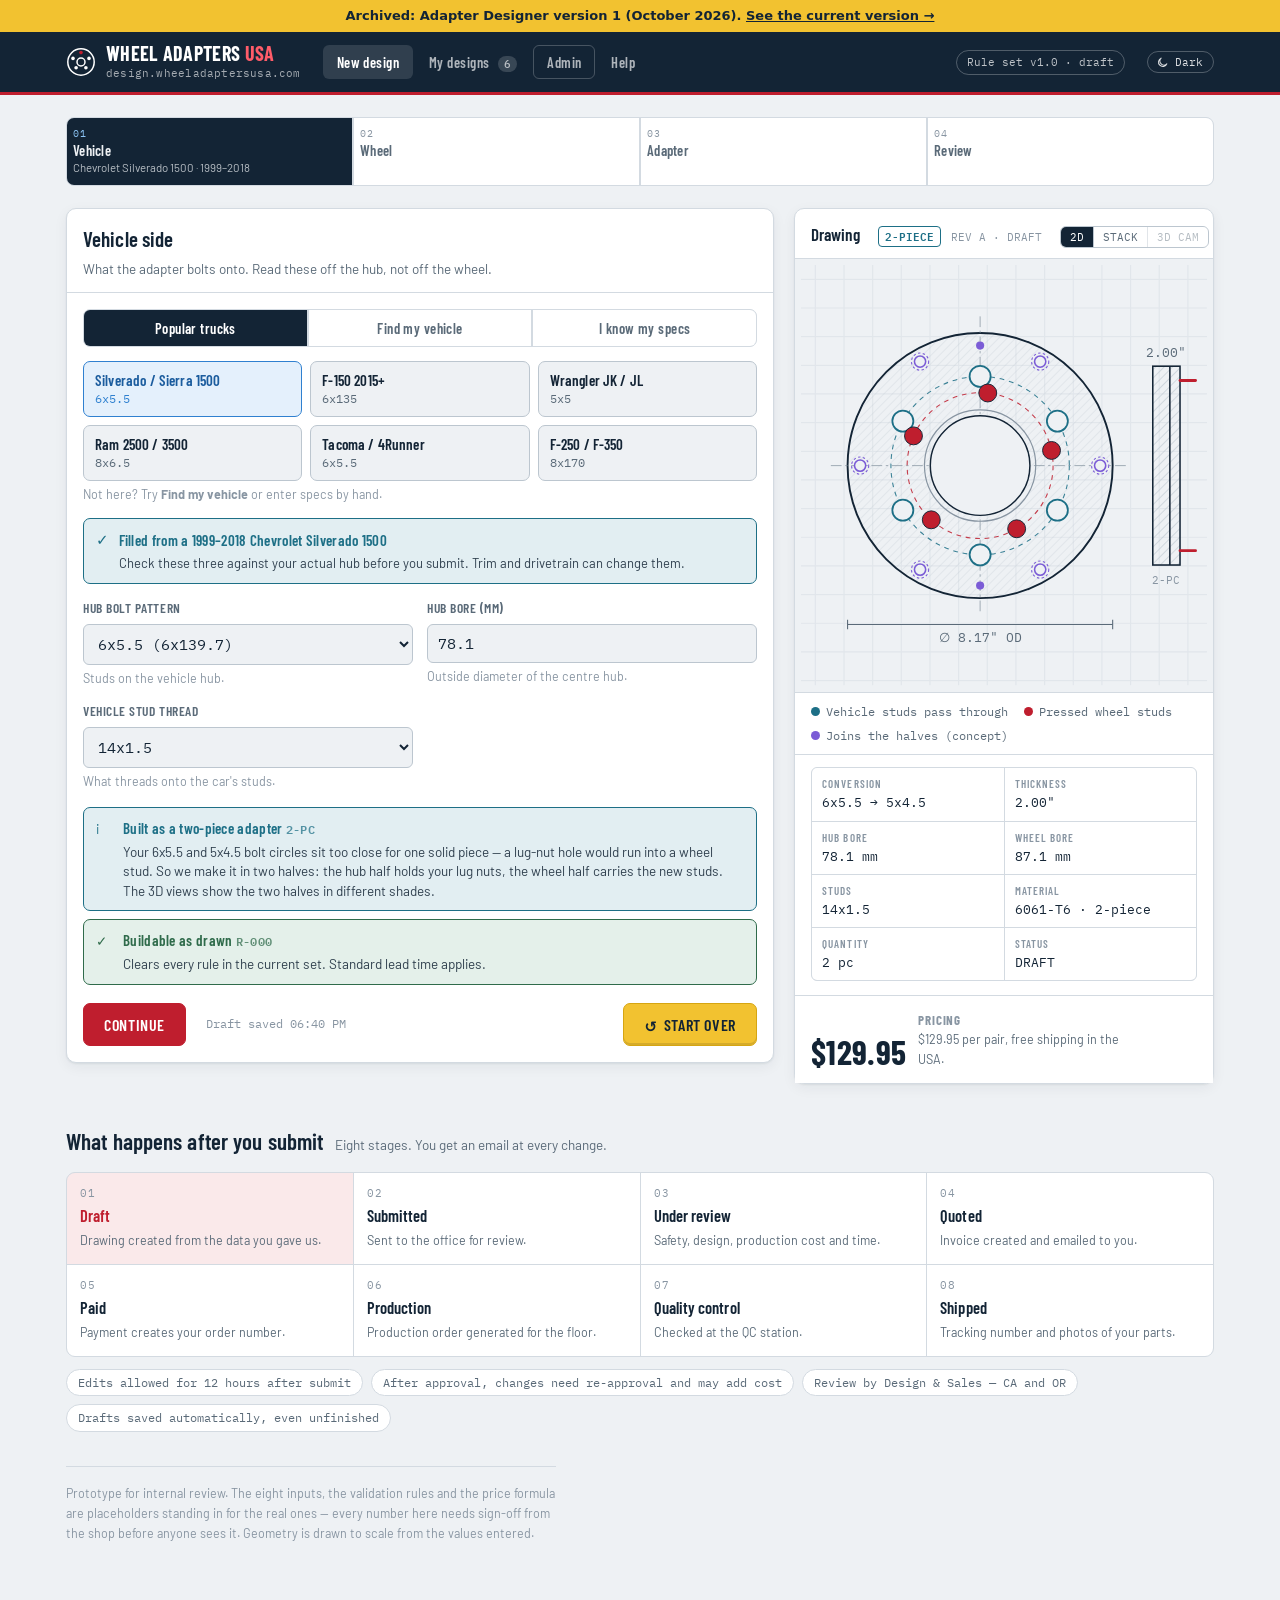
<file: v1/index.html>
<!DOCTYPE html>
<html lang="en">
<head>
  <meta charset="utf-8">
  <meta name="viewport" content="width=device-width, initial-scale=1, viewport-fit=cover">
  <title>Adapter Designer v1 (archived) &mdash; Wheel Adapters USA</title>
  <meta name="description" content="Prototype wheel adapter configurator: live scale drawing, validation rules, pricing and order pipeline.">
  <meta name="robots" content="noindex">
  <meta name="color-scheme" content="light dark">
  <link rel="preconnect" href="https://fonts.googleapis.com">
  <link rel="preconnect" href="https://fonts.gstatic.com" crossorigin>
  <link rel="stylesheet" href="https://fonts.googleapis.com/css2?family=Barlow+Condensed:wght@500;600;700&family=Barlow:wght@400;500;600&family=IBM+Plex+Mono:wght@400;500;600&display=swap">
  <style>
    /* Baseline the artifact platform normally supplies. Keep this block. */
    :root {
      color-scheme: light;
      padding-top: env(safe-area-inset-top, 0px);
      padding-bottom: env(safe-area-inset-bottom, 0px);
    }
    html, body { margin: 0; }
    body { font: 14px/1.5 system-ui, -apple-system, sans-serif; background: #f2f3f1; }
    img { max-width: 100%; }
    [hidden] { display: none !important; }
  </style>
  <script>
    /* Saved theme choice, applied before first paint. No choice = follow the system. */
    try { var wt = localStorage.getItem("wa-theme");
          if (wt === "light" || wt === "dark") document.documentElement.setAttribute("data-theme", wt); } catch (e) {}
  </script>
</head>
<body>
<div style="background:#f2c230;color:#132435;font:600 13px/1.4 system-ui,sans-serif;text-align:center;padding:7px 12px">
  Archived: Adapter Designer version 1 (October 2026). <a href="../v2/" style="color:#132435">See the current version &rarr;</a>
</div>

<style>
/* ==========================================================
   BRAND TOKENS — swap these four to match the real logo.
   --accent   primary action + wheel-side studs   (flag red)
   --navy     headers, active states              (deep steel navy)
   --cyan     vehicle-side drawing lines          (must stay distinct from accent)
   --paper    page ground
   ========================================================== */
:root{
  color-scheme: light;
  --accent:#bf1e2e;
  --accent-ink:#8d1421;
  --accent-soft:#fae9ea;
  --navy:#132435;
  --ink:#132435;
  --paper:#eef1f4;
  --card:#ffffff;
  --line:#d3dae1;
  --line-2:#bcc6cf;
  --steel:#5a6a78;
  --steel-2:#8895a2;
  --cyan:#1d6f86;
  --cyan-soft:#e2eef2;
  --sel:#2f80d0;              /* selected / pressed / current: light blue, not red */
  --sel-soft:#e4f0fc;
  --sel-ink:#1b5c9e;
  --sel-on-ink:#8cc4f5;       /* on the dark ink background of the current step */
  --warn:#f2c230;             /* start over: yellow to stand out, navy text to stay readable */
  --warn-edge:#d6a512;
  --warn-ink:#132435;
  --warn-glow:rgba(242,194,48,.55);
  --neon:#12c444;             /* "which part is this measurement?" highlight */
  --flag:#bf1e2e;
  --flag-soft:#fae9ea;
  --go:#2f6b4b;
  --go-soft:#e4f0ea;
  --grid:#e1e6eb;
  --cam-top:#e8edf2;
  --cam-bot:#c3ced9;
  --cam-ink:#132435;
  --cam-panel:rgba(255,255,255,.8);
  --shadow:0 1px 2px rgba(19,36,53,.07),0 4px 14px rgba(19,36,53,.06);
  --f-disp:"Barlow Condensed","Arial Narrow",system-ui,sans-serif;
  --f-body:"Barlow",system-ui,-apple-system,sans-serif;
  --f-mono:"IBM Plex Mono",ui-monospace,SFMono-Regular,Menlo,monospace;
}
@media (prefers-color-scheme: dark){
  :root:not([data-theme="light"]){
    color-scheme: dark;
    --accent:#e8505f;
    --accent-ink:#f28791;
    --accent-soft:#3a1519;
    --navy:#0d1926;
    --ink:#e6ecf2;
    --paper:#0d1926;
    --card:#152435;
    --line:#26384c;
    --line-2:#354a61;
    --steel:#93a3b3;
    --steel-2:#6a7d90;
    --cyan:#4fa8c4;
    --cyan-soft:#102934;
    --sel:#5aaaf0;
    --sel-soft:#132c45;
    --sel-ink:#9ccdf7;
    --sel-on-ink:#1b5c9e;
    --warn:#e8bd3a;
    --warn-edge:#f5d266;
    --warn-ink:#0d1926;
    --warn-glow:rgba(232,189,58,.5);
    --neon:#39ff6e;
    --flag:#e8505f;
    --flag-soft:#3a1519;
    --go:#6aab86;
    --go-soft:#152a20;
    --grid:#1b2b3c;
    --cam-top:#1f3247;
    --cam-bot:#09121b;
    --cam-ink:#e6ecf2;
    --cam-panel:rgba(9,18,27,.72);
    --shadow:0 1px 2px rgba(0,0,0,.45),0 4px 14px rgba(0,0,0,.35);
  }
}
:root[data-theme="dark"]{
  color-scheme: dark;
  --accent:#e8505f; --accent-ink:#f28791; --accent-soft:#3a1519;
  --navy:#0d1926; --ink:#e6ecf2; --paper:#0d1926; --card:#152435;
  --line:#26384c; --line-2:#354a61; --steel:#93a3b3; --steel-2:#6a7d90;
  --cyan:#4fa8c4; --cyan-soft:#102934;
  --sel:#5aaaf0; --sel-soft:#132c45; --sel-ink:#9ccdf7; --sel-on-ink:#1b5c9e;
  --warn:#e8bd3a; --warn-edge:#f5d266; --warn-ink:#0d1926; --warn-glow:rgba(232,189,58,.5);
  --neon:#39ff6e; --flag:#e8505f; --flag-soft:#3a1519;
  --go:#6aab86; --go-soft:#152a20; --grid:#1b2b3c;
  --cam-top:#1f3247; --cam-bot:#09121b; --cam-ink:#e6ecf2; --cam-panel:rgba(9,18,27,.72);
  --shadow:0 1px 2px rgba(0,0,0,.45),0 4px 14px rgba(0,0,0,.35);
}
*{box-sizing:border-box}
body{
  margin:0;background:var(--paper);color:var(--ink);
  font-family:var(--f-body);font-size:15px;line-height:1.55;
  -webkit-font-smoothing:antialiased;
}
h1,h2,h3{font-family:var(--f-disp);font-weight:600;text-wrap:balance;margin:0;letter-spacing:.005em}
.mono{font-family:var(--f-mono);font-variant-numeric:tabular-nums}
.eyebrow{
  font-family:var(--f-disp);font-size:12px;font-weight:600;letter-spacing:.14em;
  text-transform:uppercase;color:var(--steel);
}

/* ---------- shell ---------- */
.topbar{
  position:sticky;top:env(safe-area-inset-top,0px);z-index:40;
  background:var(--navy);border-bottom:3px solid var(--accent);
}
.topbar-in{
  max-width:1180px;margin:0 auto;padding:11px 16px;
  display:flex;align-items:center;gap:14px;flex-wrap:wrap;
}
/* ---- LOGO SLOT: drop the real mark in here as an <img> data URI ---- */
.mark{display:flex;align-items:center;gap:10px;min-width:0;color:#fff}
.mark svg,.mark img{flex:none;display:block}
.mark img{height:34px;width:auto;max-width:190px}
.wordmark{font-family:var(--f-disp);font-size:20px;font-weight:700;line-height:1;
  letter-spacing:.015em;text-transform:uppercase;color:#fff;white-space:nowrap}
.wordmark em{font-style:normal;color:var(--accent-ink)}
:root:not([data-theme="light"]) .wordmark em{color:#ff8a93}
@media (prefers-color-scheme: light){:root:not([data-theme="dark"]) .wordmark em{color:#ff5c69}}
.mark span{display:block;font-family:var(--f-mono);font-size:10.5px;
  color:rgba(255,255,255,.62);letter-spacing:.02em;margin-top:2px}
.ruleset{
  margin-left:auto;font-family:var(--f-mono);font-size:11px;color:rgba(255,255,255,.72);
  border:1px solid rgba(255,255,255,.26);border-radius:999px;padding:3px 10px;white-space:nowrap;
}
.themetog{display:inline-flex;align-items:center;gap:6px;flex:none;margin-left:8px;cursor:pointer;
  font-family:var(--f-mono);font-size:11px;color:rgba(255,255,255,.85);background:transparent;
  border:1px solid rgba(255,255,255,.26);border-radius:999px;padding:3px 10px 3px 8px;white-space:nowrap}
.themetog:hover{background:rgba(255,255,255,.1)}
.themetog:focus-visible{outline:2px solid var(--accent);outline-offset:2px}
.themetog svg{display:block}
.wrap{max-width:1180px;margin:0 auto;padding:0 16px;padding-block:22px 64px}

/* ---------- step rail ---------- */
.rail{display:flex;gap:2px;margin-bottom:22px;border:1px solid var(--line);border-radius:8px;overflow:hidden;background:var(--line)}
.rail button{
  flex:1;min-width:0;background:var(--card);border:0;cursor:pointer;
  padding:9px 6px 10px;text-align:left;color:var(--steel);font-family:var(--f-body);
  display:flex;flex-direction:column;gap:1px;transition:background .15s,color .15s;
}
.rail button:hover{background:var(--paper)}
.rail button[aria-current="true"]{background:var(--ink);color:var(--paper)}
.rail button[aria-current="true"] .rn{color:var(--sel-on-ink)}
.rail .rn{font-family:var(--f-mono);font-size:10px;letter-spacing:.1em;color:var(--steel-2)}
.rail .rl{font-family:var(--f-disp);font-size:14.5px;font-weight:600;letter-spacing:.02em;
  white-space:nowrap;overflow:hidden;text-overflow:ellipsis}
.rail button:focus-visible{outline:2px solid var(--accent);outline-offset:-2px}
.rail .rd{color:var(--go);font-weight:600}
.rail button[aria-current="true"] .rd{color:var(--sel-on-ink)}
.rail button[data-done]:not([aria-current="true"]) .rl{color:var(--ink)}
/* the step Continue lands on: a yellow glow that fades out (the rail clips outer
   shadows, so it is inset) */
.rail button.arrive{position:relative;animation:railArrive 1.8s ease-out both}
.rail button.arrive .rn{animation:railArriveN 1.8s ease-out both}
@keyframes railArrive{
  0%  {box-shadow:inset 0 0 0 3px var(--warn), inset 0 0 22px 4px var(--warn-glow)}
  55% {box-shadow:inset 0 0 0 3px var(--warn), inset 0 0 14px 2px var(--warn-glow)}
  100%{box-shadow:inset 0 0 0 3px transparent, inset 0 0 0 0 transparent}
}
@keyframes railArriveN{0%,55%{color:var(--warn)}}
@media (prefers-reduced-motion:reduce){
  .rail button.arrive,.rail button.arrive .rn{animation:none}
  .rail button.arrive{box-shadow:inset 0 0 0 3px var(--warn)}
}
.rail .rs{font-size:11.5px;line-height:1.3;color:var(--steel);white-space:nowrap;overflow:hidden;text-overflow:ellipsis;max-width:100%}
.rail button[aria-current="true"] .rs{color:inherit;opacity:.75}
.rail .rs-short{display:none}
@media (max-width:620px){
  .rail .rs-full{display:none}
  .rail .rs-short{display:-webkit-box;-webkit-line-clamp:2;-webkit-box-orient:vertical;white-space:normal;overflow:hidden}
}

/* ---------- layout ---------- */
.cols{display:grid;grid-template-columns:minmax(0,1fr) minmax(0,420px);gap:20px;align-items:start}
@media (max-width:900px){.cols{grid-template-columns:1fr}}
.panel{background:var(--card);border:1px solid var(--line);border-radius:10px;box-shadow:var(--shadow)}
.panel-hd{padding:14px 16px 12px;border-bottom:1px solid var(--line)}
.panel-hd h2{font-size:21px}
.panel-hd p{margin:3px 0 0;font-size:13.5px;color:var(--steel);max-width:58ch}
.panel-bd{padding:16px}

/* ---------- form ---------- */
.fields{display:grid;grid-template-columns:repeat(2,minmax(0,1fr));gap:14px}
@media (max-width:560px){.fields{grid-template-columns:1fr}}
.f{display:flex;flex-direction:column;gap:5px;min-width:0}
.f.full{grid-column:1/-1}
.f label{font-family:var(--f-disp);font-size:13.5px;font-weight:600;letter-spacing:.04em;
  text-transform:uppercase;color:var(--steel)}
.f .hint{font-size:12.5px;color:var(--steel-2);line-height:1.4}
select,input[type=number]{
  font-family:var(--f-mono);font-size:14.5px;font-variant-numeric:tabular-nums;
  padding:9px 10px;border:1px solid var(--line-2);border-radius:6px;
  background:var(--paper);color:var(--ink);width:100%;
}
select:focus-visible,input:focus-visible{outline:2px solid var(--accent);outline-offset:1px;border-color:var(--accent)}
.seg{display:flex;flex-wrap:wrap;gap:6px}
.seg button{
  font-family:var(--f-mono);font-size:13.5px;padding:7px 11px;border-radius:6px;cursor:pointer;
  border:1px solid var(--line-2);background:var(--paper);color:var(--ink);
}
.seg button[aria-pressed="true"]{background:var(--sel-soft);color:var(--sel-ink);border-color:var(--sel)}
.seg button:focus-visible{outline:2px solid var(--accent);outline-offset:1px}

/* ---------- help ---------- */
.help-hero{display:flex;align-items:flex-start;gap:16px;flex-wrap:wrap;margin-bottom:18px}
.help-hero h2{font-size:30px}
.help-hero p{margin:4px 0 0;color:var(--steel);max-width:52ch;font-size:14.5px}
.help-hero button{margin-left:auto;flex:none}
.toc{display:flex;flex-wrap:wrap;gap:7px;margin-bottom:22px;padding-bottom:18px;
  border-bottom:1px solid var(--line)}
.toc a{font-family:var(--f-mono);font-size:12px;color:var(--steel);text-decoration:none;
  border:1px solid var(--line);border-radius:999px;padding:4px 11px;background:var(--card)}
.toc a:hover{border-color:var(--accent);color:var(--accent-ink)}
.toc a:focus-visible{outline:2px solid var(--accent);outline-offset:2px}
.help{max-width:66ch}
.help h3{font-size:22px;margin:30px 0 8px;scroll-margin-top:80px}
.help h3:first-child{margin-top:0}
.help p{margin:0 0 11px;font-size:15px;line-height:1.65}
.help code{font-family:var(--f-mono);font-size:13px;background:var(--card);
  border:1px solid var(--line);border-radius:4px;padding:1px 5px}
.k-block{color:var(--accent-ink)}
.k-flag{color:var(--cyan)}
.defs{margin:0 0 14px;display:grid;grid-template-columns:minmax(150px,auto) 1fr;gap:1px;
  background:var(--line);border:1px solid var(--line);border-radius:8px;overflow:hidden}
@media (max-width:520px){.defs{grid-template-columns:1fr}}
.defs dt{background:var(--card);padding:9px 12px;font-family:var(--f-disp);font-size:15px;
  font-weight:600;letter-spacing:.01em}
.defs dd{background:var(--card);padding:9px 12px;margin:0;font-size:14px;color:var(--steel);
  line-height:1.55}
.stagelist{margin:0 0 12px;padding-left:20px;font-size:15px;line-height:1.7}
.stagelist b{font-family:var(--f-disp);font-size:16px;letter-spacing:.01em}

/* ---------- spotlight tour ---------- */
#tourmask{position:absolute;top:0;left:0;width:100%;height:0;z-index:200}
.spot{position:absolute;border-radius:9px;border:2px solid var(--accent);
  box-shadow:0 0 0 9999px rgba(10,20,32,.66);pointer-events:none}
@media (prefers-reduced-motion:no-preference){
  .spot{transition:top .28s ease,left .28s ease,width .28s ease,height .28s ease}
}
.tip{position:absolute;width:min(330px,calc(100vw - 26px));background:var(--card);
  border:1px solid var(--line-2);border-radius:10px;padding:14px 15px 13px;
  box-shadow:0 8px 28px rgba(10,20,32,.28)}
.tip-n{font-size:11px;color:var(--steel-2);letter-spacing:.06em}
.tip b{font-family:var(--f-disp);font-size:19px;font-weight:600;display:block;
  margin-top:2px;letter-spacing:.01em}
.tip p{margin:5px 0 0;font-size:14px;line-height:1.55;color:var(--steel)}
.tip-a{display:flex;gap:7px;margin-top:13px;align-items:center}
.tip-a #tourskip{margin-right:auto}
.tip-a button:disabled{opacity:.4;cursor:not-allowed}

/* ---------- admin ---------- */
.verbar{display:flex;align-items:center;gap:12px;flex-wrap:wrap;margin-bottom:12px;
  padding:12px 15px;background:var(--card);border:1px solid var(--line);
  border-left:4px solid var(--accent);border-radius:0 9px 9px 0}
.verbar-l b{font-family:var(--f-disp);font-size:19px;font-weight:700;display:block;letter-spacing:.02em}
.verbar-l span{font-family:var(--f-mono);font-size:12px;color:var(--steel)}
.verbar-l span.dirty{color:var(--accent-ink);font-weight:500}
.verbar button{margin-left:0}
.verbar #publish{margin-left:auto}
.admin-note{font-size:13px;color:var(--steel);margin-bottom:18px;max-width:64ch;line-height:1.5}
.adm-grid{display:grid;grid-template-columns:minmax(0,1fr) minmax(0,340px);gap:16px;align-items:start}
@media (max-width:900px){.adm-grid{grid-template-columns:1fr}}
.adm-side{display:flex;flex-direction:column;gap:16px}
.rule{border:1px solid var(--line);border-radius:8px;margin-bottom:8px;background:var(--paper);
  padding:10px 12px}
.rule.off{opacity:.5}
.rule-hd{display:flex;align-items:center;gap:9px;flex-wrap:wrap}
.rule-id{font-size:12.5px;color:var(--steel);font-weight:500}
.rule-title{font-family:var(--f-disp);font-size:16px;font-weight:600;letter-spacing:.01em;
  min-width:0;overflow-wrap:anywhere}
.lvl{margin-left:auto;width:auto;font-size:12.5px;padding:4px 7px;font-family:var(--f-disp);
  font-weight:600;letter-spacing:.03em}
.tgl{width:34px;height:19px;border-radius:999px;border:1px solid var(--line-2);
  background:var(--line);cursor:pointer;padding:0;position:relative;flex:none}
.tgl span{position:absolute;top:2px;left:2px;width:13px;height:13px;border-radius:50%;
  background:var(--card);transition:transform .16s}
.tgl[aria-pressed="true"]{background:var(--go);border-color:var(--go)}
.tgl[aria-pressed="true"] span{transform:translateX(15px)}
.tgl:focus-visible{outline:2px solid var(--accent);outline-offset:2px}
.rule-bd{display:flex;align-items:center;gap:7px;flex-wrap:wrap;margin-top:8px;
  font-size:13px;color:var(--steel)}
.rule-kind{font-family:var(--f-disp);font-size:12px;font-weight:600;letter-spacing:.08em;
  text-transform:uppercase;color:var(--steel-2);border:1px solid var(--line);
  border-radius:999px;padding:2px 9px;margin-right:4px}
input.mini{width:72px;flex:none;padding:5px 7px;font-size:13px}
.pgrid{display:flex;flex-wrap:wrap;gap:8px;align-items:flex-end;margin-bottom:14px}
.plabel{font-family:var(--f-disp);font-size:12.5px;font-weight:600;letter-spacing:.08em;
  text-transform:uppercase;color:var(--steel);width:100%}
.punit{display:flex;flex-direction:column;gap:3px;font-family:var(--f-mono);font-size:11px;
  color:var(--steel-2);flex:1;min-width:72px}
.punit input{width:100%;padding:6px 7px;font-size:13.5px}
.ck{display:flex;align-items:baseline;gap:9px;padding:8px 0;border-bottom:1px solid var(--line);
  flex-wrap:wrap}
.ck:last-child{border-bottom:0}
.ck-l{flex:1;min-width:0;font-size:13px;overflow-wrap:anywhere}
.ck-v{font-family:var(--f-disp);font-size:17px;font-weight:700}
.ck-w{font-size:11.5px}
.ck.ok .ck-w{color:var(--go)}
.ck.off .ck-v,.ck.off .ck-w{color:var(--accent-ink)}
.aud{display:flex;gap:12px;padding:9px 0;border-bottom:1px solid var(--line);flex-wrap:wrap}
.aud:last-child{border-bottom:0}
.aud-when{font-size:11.5px;color:var(--steel-2);min-width:88px}
.aud-who{font-family:var(--f-disp);font-size:14px;font-weight:600;min-width:80px}
.aud-what{flex:1;min-width:200px;font-size:13px;color:var(--steel)}
.admin-tab{border-color:rgba(255,255,255,.22)!important}

/* ---------- tabs ---------- */
.tabs{display:flex;gap:2px;margin-left:8px}
.tabs button{
  font-family:var(--f-disp);font-size:14.5px;font-weight:600;letter-spacing:.03em;
  padding:7px 13px;border-radius:6px;cursor:pointer;border:1px solid transparent;
  background:transparent;color:rgba(255,255,255,.66);white-space:nowrap;
}
.tabs button b{font-family:var(--f-mono);font-size:11px;font-weight:500;
  background:rgba(255,255,255,.16);border-radius:999px;padding:1px 6px;margin-left:5px}
.tabs button[aria-pressed="true"]{background:rgba(255,255,255,.12);color:#fff}
.tabs button:focus-visible{outline:2px solid var(--accent);outline-offset:1px}
/* Four tabs do not fit a phone in one row — give them their own line and tighten up. */
@media (max-width:620px){
  .tabs{width:100%;margin:2px 0 0;flex-wrap:wrap}
  .tabs button{padding:6px 9px;font-size:13.5px}
  .tabs button b{margin-left:4px;padding:1px 5px}
  .ruleset{margin-left:0;order:3}
  /* keep the theme switch top right, on the logo's row */
  .themetog{order:1;margin-left:auto}
  .tabs{order:2}
}

/* ---------- submissions ---------- */
#subs{display:flex;flex-direction:column;gap:10px}
.sub{
  display:grid;grid-template-columns:76px minmax(0,1fr) auto;gap:14px;align-items:center;
  background:var(--card);border:1px solid var(--line);border-radius:10px;
  padding:13px 15px;box-shadow:var(--shadow);
}
@media (max-width:660px){
  .sub{grid-template-columns:56px minmax(0,1fr);row-gap:11px}
  .sub-side{grid-column:1/-1;flex-direction:row;align-items:center;justify-content:space-between}
}
.sub-thumb svg{display:block;width:100%;height:auto}
.sub-main{min-width:0}
.sub-top{display:flex;align-items:center;gap:9px;flex-wrap:wrap}
.sub-id{font-size:15px;font-weight:600;letter-spacing:.02em}
.pill{
  font-family:var(--f-disp);font-size:12px;font-weight:600;letter-spacing:.07em;
  text-transform:uppercase;padding:2px 9px;border-radius:999px;white-space:nowrap;
}
.s-draft{background:var(--paper);color:var(--steel);border:1px solid var(--line-2)}
.s-live{background:var(--cyan-soft);color:var(--cyan)}
.s-act{background:var(--accent-soft);color:var(--accent-ink)}
.s-done{background:var(--go-soft);color:var(--go)}
.sub-spec{font-size:13px;color:var(--ink);margin-top:3px;overflow-wrap:anywhere}
.sub-note{font-size:12.5px;color:var(--steel);margin-top:2px;overflow-wrap:anywhere}
.track{display:flex;gap:3px;margin-top:8px}
.tick{flex:1;height:3px;border-radius:2px;background:var(--line);max-width:34px}
.tick.on{background:var(--cyan)}
.sub-side{display:flex;flex-direction:column;align-items:flex-end;gap:6px;text-align:right}
.sub-price{font-family:var(--f-disp);font-size:20px;font-weight:700;letter-spacing:.01em}
.win{font-family:var(--f-mono);font-size:11.5px;color:var(--steel);white-space:nowrap}
.win.urgent{color:var(--accent-ink);font-weight:500}
.win.closed{color:var(--steel-2)}
.btn-sm{
  font-family:var(--f-disp);font-size:13.5px;font-weight:600;letter-spacing:.04em;
  text-transform:uppercase;padding:7px 13px;border-radius:6px;cursor:pointer;
  border:1px solid var(--line-2);background:var(--paper);color:var(--ink);white-space:nowrap;
}
.btn-sm.primary{background:var(--accent);border-color:var(--accent);color:#fff}
.btn-sm:focus-visible{outline:2px solid var(--ink);outline-offset:2px}
.editbar{
  display:flex;align-items:center;gap:12px;flex-wrap:wrap;margin-bottom:16px;
  padding:11px 14px;border-radius:8px;background:var(--cyan-soft);border:1px solid var(--cyan);
}
.editbar b{font-family:var(--f-disp);font-size:16px;font-weight:600;color:var(--cyan);
  display:block;letter-spacing:.02em}
.editbar span{font-family:var(--f-mono);font-size:12px;color:var(--ink);opacity:.8}
.editbar button{margin-left:auto}

/* ---------- vehicle picker ---------- */
.modes{display:flex;gap:2px;background:var(--line);border:1px solid var(--line);
  border-radius:7px;overflow:hidden}
.modes button{
  flex:1;min-width:0;background:var(--card);border:0;cursor:pointer;padding:9px 8px;
  font-family:var(--f-disp);font-size:14.5px;font-weight:600;letter-spacing:.03em;
  color:var(--steel);white-space:nowrap;overflow:hidden;text-overflow:ellipsis;
}
.modes button[aria-pressed="true"]{background:var(--navy);color:#fff}
.modes button:focus-visible{outline:2px solid var(--accent);outline-offset:-2px}
.picks{display:grid;grid-template-columns:repeat(3,minmax(0,1fr));gap:8px}
@media (max-width:640px){.picks{grid-template-columns:repeat(2,minmax(0,1fr))}}
.pick{
  display:flex;flex-direction:column;gap:2px;align-items:flex-start;text-align:left;
  padding:10px 11px;border:1px solid var(--line-2);border-radius:7px;cursor:pointer;
  background:var(--paper);color:var(--ink);min-width:0;
}
.pick b{font-family:var(--f-disp);font-size:15px;font-weight:600;line-height:1.15;
  letter-spacing:.01em;overflow-wrap:anywhere}
.pick span{font-family:var(--f-mono);font-size:11.5px;color:var(--steel)}
.pick[aria-pressed="true"]{border-color:var(--sel);background:var(--sel-soft)}
.pick[aria-pressed="true"] b{color:var(--sel-ink)}
.pick[aria-pressed="true"] span{color:var(--sel)}
.pick:focus-visible{outline:2px solid var(--accent);outline-offset:1px}
.filled{display:flex;gap:10px;padding:10px 12px;border-radius:7px;
  background:var(--cyan-soft);border:1px solid var(--cyan);color:var(--cyan)}
.filled .ic{flex:none;font-size:15px;line-height:1.4}
.filled b{font-family:var(--f-disp);font-size:15px;font-weight:600;display:block;letter-spacing:.02em}
.filled p{margin:2px 0 0;font-size:13px;color:var(--ink);opacity:.86;line-height:1.45}

/* ---------- required-field errors ---------- */
.alert{
  display:flex;gap:10px;padding:11px 13px;border-radius:7px;margin-bottom:16px;
  background:var(--accent-soft);border:1px solid var(--accent);color:var(--accent-ink);
}
.alert .ic{flex:none;font-family:var(--f-disp);font-size:17px;font-weight:700;line-height:1.25}
.alert b{font-family:var(--f-disp);font-size:15.5px;font-weight:600;display:block;letter-spacing:.02em}
.alert ul{margin:3px 0 0;padding-left:17px;font-size:13.5px;color:var(--ink);opacity:.88;line-height:1.5}
@media (prefers-reduced-motion:no-preference){
  .alert{animation:nudge .32s ease-out}
  @keyframes nudge{from{opacity:0;transform:translateY(-5px)}to{opacity:1;transform:none}}
}
.f.bad input,.f.bad select{border-color:var(--accent);background:var(--accent-soft)}
.f.bad label{color:var(--accent-ink)}
.err{font-size:12.5px;color:var(--accent-ink);font-weight:500;line-height:1.4}
.why{font-size:12.5px;color:var(--steel);line-height:1.4;max-width:34ch}

/* ---------- checks ---------- */
.checks{display:flex;flex-direction:column;gap:8px;margin-top:16px}
.chk{display:flex;gap:10px;padding:10px 12px;border-radius:7px;font-size:13.5px;line-height:1.45;
  border:1px solid transparent}
.chk .ic{flex:none;width:17px;height:17px;margin-top:1px}
.chk b{font-family:var(--f-disp);font-size:15px;font-weight:600;letter-spacing:.02em;display:block}
.chk code{font-family:var(--f-mono);font-size:12px;color:inherit;opacity:.72}
.chk.block{background:var(--flag-soft);border-color:var(--flag);color:var(--flag)}
.chk.flag{background:var(--accent-soft);border-color:var(--accent);color:var(--accent)}
.chk.ok{background:var(--go-soft);border-color:var(--go);color:var(--go)}
.chk .body{min-width:0}
.chk .body p{margin:2px 0 0;color:var(--ink);opacity:.86}

/* ---------- drawing ---------- */
.draw{position:sticky;top:calc(env(safe-area-inset-top,0px) + 68px)}
@media (max-width:900px){.draw{position:relative;top:auto;order:-1}}
.draw.is3d{position:relative;top:auto}
/* "which part is this measurement?" — neon green on the drawing, any view */
.hlcap{position:absolute;left:8px;top:54px;z-index:6;max-width:calc(100% - 16px);pointer-events:none;
  font-size:12.5px;line-height:1.35;color:var(--ink);background:var(--card);border:1.5px solid var(--neon);
  border-radius:6px;padding:4px 9px;box-shadow:0 0 10px var(--neon)}
.hlcap b{font-weight:600}
.draw[data-hl] .cam-wcs{visibility:hidden}
.draw[data-hl="src"] .hl-src, .draw[data-hl="dst"] .hl-dst, .draw[data-hl="hub"] .hl-hub,
.draw[data-hl="lip"] .hl-lip, .draw[data-hl="thick"] .hl-thick{
  stroke:var(--neon) !important;stroke-width:2.4px;animation:hlPulse 1.1s ease-in-out infinite alternate}
.draw[data-hl="thick"] .hl-thick-t{fill:var(--neon);font-weight:700}
@keyframes hlPulse{from{filter:drop-shadow(0 0 1px var(--neon))}to{filter:drop-shadow(0 0 6px var(--neon))}}
@media (prefers-reduced-motion:reduce){
  .draw[data-hl] [class^="hl-"]{animation:none;filter:drop-shadow(0 0 3px var(--neon))}
}
/* the field being pointed at gets the same green, so the link reads both ways */
#fields .f.hl-on label{color:var(--neon)}
.draw-hd{display:flex;align-items:baseline;gap:10px;padding:12px 16px 10px;border-bottom:1px solid var(--line)}
.draw-hd h2{font-size:17px}
.draw-hd .rev{margin-left:auto;font-family:var(--f-mono);font-size:11px;color:var(--steel-2);white-space:nowrap}
@media (max-width:420px){.draw-hd{flex-wrap:wrap;row-gap:6px}}
.canvas{background:var(--paper);border-bottom:1px solid var(--line);padding:6px}
.canvas svg{display:block;width:100%;height:auto;max-width:100%}
.viewtog{display:inline-flex;margin-left:8px;border:1px solid var(--line-2);border-radius:6px;overflow:hidden;flex:none}
.viewtog button{font-family:var(--f-mono);font-size:11px;padding:3px 9px;background:var(--card);
  color:var(--steel);border:0;cursor:pointer}
.viewtog button+button{border-left:1px solid var(--line-2)}
.viewtog button[aria-pressed="true"]{background:var(--ink);color:var(--card)}
.viewtog button:disabled{opacity:.45;cursor:not-allowed}
.viewtog button:focus-visible{outline:2px solid var(--accent);outline-offset:-2px}

/* ---------- 3D CAM viewport ---------- */
.cam{border-bottom:1px solid var(--line)}
.cam-vp{position:relative;aspect-ratio:1/1;max-height:70vh;width:100%;overflow:hidden;
  background:linear-gradient(180deg,var(--cam-top),var(--cam-bot))}
.cam-vp canvas{display:block;width:100%;height:100%;touch-action:none;cursor:grab}
.cam-vp canvas:active{cursor:grabbing}
.cam-vp .tag{position:absolute;font-family:var(--f-mono);font-size:10.5px;line-height:1.35;
  color:var(--cam-ink);background:var(--cam-panel);border-radius:4px;padding:3px 7px;pointer-events:none}
.cam-wcs{top:38px;left:8px}
.cam-dro{bottom:8px;left:8px;right:8px;display:grid;grid-template-columns:repeat(3,minmax(0,1fr));
  column-gap:8px;font-variant-numeric:tabular-nums}
.cam-dro b{font-weight:600;margin-right:4px}
.cam-dro .x b{color:#d9534f}.cam-dro .y b{color:#3f9b52}.cam-dro .z b{color:#3b7ddd}
.cam-dro .op{grid-column:1/-1;opacity:.8;white-space:nowrap;overflow:hidden;text-overflow:ellipsis}
.cam-views{position:absolute;top:8px;right:8px;display:flex;gap:4px}
.cam-views button{font-family:var(--f-mono);font-size:10.5px;padding:3px 7px;border-radius:4px;cursor:pointer;
  border:1px solid var(--line-2);background:var(--cam-panel);color:var(--cam-ink)}
.cam-views button[aria-pressed="true"]{border-color:var(--sel);color:var(--sel)}
/* same yellow as Start over: a state-changing action, so it stands out from the camera buttons */
.cam-views .sepbtn{margin-right:6px;font-weight:600;background:var(--warn);color:var(--warn-ink);
  border-color:var(--warn-edge);box-shadow:inset 0 -2px 0 rgba(0,0,0,.12)}
.cam-views .sepbtn:hover{filter:brightness(1.05)}
#camplay{background:var(--warn);color:var(--warn-ink);border-color:var(--warn-edge);
  box-shadow:inset 0 -2px 0 rgba(0,0,0,.12);min-width:64px}
#camplay:hover{filter:brightness(1.05)}
.cam-views #camexpand{font-size:13px;line-height:1;padding:2px 7px}
.cam-vp canvas{cursor:zoom-in}
.cam-modal{position:absolute;left:0;right:0;z-index:80;display:flex;align-items:center;justify-content:center;
  padding:16px;background:rgba(9,18,27,.62)}
.cam-modal-in{display:flex;flex-direction:column;width:100%;max-width:1100px;height:100%;max-height:900px;
  background:var(--card);border:1px solid var(--line-2);border-radius:10px;overflow:hidden;box-shadow:var(--shadow)}
.cam-modal-hd{display:flex;align-items:center;gap:12px;flex-wrap:wrap;padding:10px 14px;border-bottom:1px solid var(--line)}
.cam-modal-hd b{font-family:var(--f-disp);font-size:17px;font-weight:600}
.cam-modal-hd span{font-family:var(--f-mono);font-size:11px;color:var(--steel)}
.cam-modal-hd .btn-sm{margin-left:auto}
.cam-modal-hd .btn-sm + .btn-sm{margin-left:0}
.cam-modal-hd .spin-info{flex:1 1 280px;min-width:0;font-family:var(--f-body);font-size:12.5px;line-height:1.4;
  color:var(--ink);padding:4px 10px;border-radius:6px;border:1px solid var(--line-2);background:var(--paper)}
.cam-modal-hd .spin-info.on{border-color:var(--cyan);background:var(--cyan-soft)}
.cam-modal-hd .spin-info.off{border-color:var(--line-2)}
.cam-modal-hd .spin-info b{font-weight:600}
.cam-modal-hd kbd{font-family:var(--f-mono);font-size:11px;padding:0 5px;border:1px solid var(--line-2);
  border-bottom-width:2px;border-radius:4px;background:var(--card)}
.cam-modal-hd .hint-scroll{font-family:var(--f-mono);font-size:11px;color:var(--steel)}
.cam-modal-hd .hint-touch{display:none}
@media (hover:none){.cam-modal-hd .hint-mouse{display:none}.cam-modal-hd .hint-touch{display:inline}
  .cam-modal-hd #camclose{margin-left:auto}}
.cam-modal-bd{flex:1;min-height:0;display:flex;flex-direction:column}
.cam-modal .cam-vp{flex:1;min-height:0;aspect-ratio:auto;max-height:none}
.cam-modal .cam-vp canvas{cursor:move}
.cam-modal #camexpand{display:none}
.stk .mv{transition:transform .6s cubic-bezier(.3,.7,.2,1);transform:translateX(var(--dx))}
.stk.together .mv{transform:none}
@media (prefers-reduced-motion:reduce){.stk .mv{transition:none}}
.stk-cut{display:flex;align-items:center;gap:6px;font-family:var(--f-mono);font-size:11px;color:var(--steel);cursor:pointer}
.stk-cut input{margin:0;accent-color:var(--sel)}
.stk-bar{display:flex;align-items:center;gap:6px 10px;flex-wrap:wrap;padding:6px 4px 2px;
  font-size:11.5px;line-height:1.4;color:var(--steel)}
.cam-lbl{position:absolute;font-family:var(--f-mono);font-size:10px;font-weight:600;pointer-events:none;
  transform:translate(-50%,-50%);color:var(--cam-ink)}
.cam-bp{display:flex;align-items:center;gap:10px;padding:9px 16px;border-top:1px solid var(--line)}
.cam-bp input{flex:1;min-width:0;accent-color:var(--sel)}
.cam-bp .t{font-family:var(--f-mono);font-size:11px;color:var(--steel);white-space:nowrap}
.cam-ops{list-style:none;margin:0;padding:4px 0 8px;border-top:1px solid var(--line);
  font-family:var(--f-mono);font-size:11.5px}
.cam-ops .grp{padding:7px 16px 3px;font-family:var(--f-disp);font-size:11px;font-weight:600;
  letter-spacing:.1em;text-transform:uppercase;color:var(--steel-2)}
.cam-ops label{display:grid;grid-template-columns:auto 10px minmax(0,1fr) auto;gap:8px;align-items:center;
  padding:3px 16px;cursor:pointer}
.cam-ops label:hover{background:var(--paper)}
.cam-ops label.now{background:var(--sel-soft)}
.cam-ops input{margin:0;accent-color:var(--sel)}
.cam-ops i{width:10px;height:3px;border-radius:2px}
.cam-ops .nm{white-space:nowrap;overflow:hidden;text-overflow:ellipsis}
.cam-ops .tl{color:var(--steel-2)}
.cam-note{margin:0;padding:8px 16px 10px;font-size:11.5px;line-height:1.45;color:var(--steel);border-top:1px solid var(--line)}
.cam-tog{display:flex;flex-wrap:wrap;gap:4px 14px;padding:8px 16px;border-top:1px solid var(--line);
  font-family:var(--f-mono);font-size:11px;color:var(--steel)}
.cam-tog label{display:flex;align-items:center;gap:5px;cursor:pointer}
.cam-tog .lbl,.cam-join .lbl{font-family:var(--f-disp);font-size:11px;font-weight:600;letter-spacing:.1em;
  text-transform:uppercase;color:var(--steel-2)}
.cam-tog .lbl{width:100%}
.cam-join{padding:8px 16px 10px;border-top:1px solid var(--line)}
.cam-join .jseg{display:grid;grid-template-columns:repeat(2,minmax(0,1fr));gap:6px;margin-top:5px}
.cam-join button{text-align:left;padding:6px 9px;border:1px solid var(--line-2);border-radius:6px;cursor:pointer;
  background:var(--card);color:var(--ink);font-family:var(--f-body);min-width:0}
.cam-join button b{display:block;font-family:var(--f-disp);font-size:13.5px;font-weight:600;color:var(--ink)}
.cam-join button span{display:block;font-family:var(--f-mono);font-size:10.5px;color:var(--steel);overflow-wrap:anywhere}
.cam-join button[aria-pressed="true"]{border-color:var(--sel);background:var(--sel-soft)}
.cam-join button[aria-pressed="true"] b{color:var(--sel-ink)}
.cam-join button:disabled{opacity:.5;cursor:not-allowed}
.cam-opsbox{border-top:1px solid var(--line)}
.cam-opsbox summary{display:flex;align-items:baseline;gap:10px;padding:9px 16px;cursor:pointer;
  font-family:var(--f-disp);font-size:13px;font-weight:600;letter-spacing:.06em;text-transform:uppercase}
.cam-opsbox summary .sm{margin-left:auto;font-family:var(--f-mono);font-size:11px;font-weight:400;
  letter-spacing:0;text-transform:none;color:var(--steel)}
.cam-opsbox .cam-ops{border-top:0;padding-top:0}
.cam-ops .grp label{grid-template-columns:auto minmax(0,1fr);padding:0}
.pc2{font-family:var(--f-mono);font-size:10.5px;font-weight:600;color:var(--cyan);border:1px solid var(--cyan);
  border-radius:4px;padding:1px 6px;margin-left:8px;white-space:nowrap}
.chk.info{background:var(--cyan-soft);border-color:var(--cyan);color:var(--cyan)}
.cam-tog input{margin:0;accent-color:var(--sel)}
.legend{display:flex;flex-wrap:wrap;gap:6px 16px;padding:10px 16px;border-bottom:1px solid var(--line);
  font-family:var(--f-mono);font-size:11.5px;color:var(--steel)}
.legend i{display:inline-block;width:9px;height:9px;border-radius:50%;margin-right:6px;vertical-align:baseline}
.tb{padding:12px 16px 14px}
.tb-grid{display:grid;grid-template-columns:repeat(2,minmax(0,1fr));gap:1px;background:var(--line);
  border:1px solid var(--line);border-radius:6px;overflow:hidden}
.tb-grid div{background:var(--card);padding:7px 10px;min-width:0}
.tb-grid dt{font-family:var(--f-disp);font-size:11px;font-weight:600;letter-spacing:.1em;
  text-transform:uppercase;color:var(--steel-2);margin:0}
.tb-grid dd{margin:1px 0 0;font-family:var(--f-mono);font-size:13px;font-variant-numeric:tabular-nums;
  overflow-wrap:anywhere}

/* ---------- price ---------- */
.price{display:flex;align-items:flex-end;gap:12px;flex-wrap:wrap;
  padding:14px 16px;border-top:1px solid var(--line);background:var(--card)}
.price .amt{font-family:var(--f-disp);font-size:34px;font-weight:700;line-height:1;letter-spacing:.01em}
.price .amt.quote{font-size:24px;color:var(--accent)}
.price .per{font-size:12.5px;color:var(--steel);max-width:30ch}
.price .per b{display:block;font-family:var(--f-disp);font-size:13px;letter-spacing:.06em;
  text-transform:uppercase;color:var(--steel-2)}

/* ---------- review ---------- */
.legalbox{border:1px solid var(--line-2);border-radius:8px;padding:14px;background:var(--paper);margin-top:4px}
.legalbox p{margin:0;font-size:14px;line-height:1.6}
.legalnote{display:flex;gap:8px;margin-top:10px;font-size:12.5px;color:var(--accent);
  font-family:var(--f-mono);line-height:1.4}
.accept{display:flex;gap:11px;align-items:flex-start;margin-top:14px;cursor:pointer;font-size:14.5px}
.accept input{flex:none;width:19px;height:19px;margin:1px 0 0;accent-color:var(--sel)}
.accept-row{display:flex;align-items:flex-start;gap:8px}
.infobtn{flex:none;width:22px;height:22px;margin-top:14px;padding:0;border-radius:50%;cursor:pointer;
  border:1.5px solid var(--sel);background:var(--sel-soft);color:var(--sel-ink);
  font:italic 700 13px/1 Georgia,"Times New Roman",serif}
.infobtn:hover{background:var(--sel);color:#fff}
.infobtn:focus-visible{outline:2px solid var(--sel);outline-offset:2px}
.actions{display:flex;gap:10px;flex-wrap:wrap;margin-top:18px;align-items:center}
.btn{font-family:var(--f-disp);font-size:16px;font-weight:600;letter-spacing:.04em;
  text-transform:uppercase;padding:11px 20px;border-radius:7px;cursor:pointer;border:1px solid transparent}
.btn-primary{background:var(--accent);color:#fff;border-color:var(--accent)}
.btn-primary:disabled{opacity:.42;cursor:not-allowed}
.btn-ghost{background:transparent;color:var(--ink);border-color:var(--line-2)}
.btn-warn{background:var(--warn);color:var(--warn-ink);border-color:var(--warn-edge);
  box-shadow:inset 0 -2px 0 rgba(0,0,0,.12)}
.btn-warn:hover{filter:brightness(1.05)}
.btn-warn .ic{display:inline-block;margin-right:6px;font-size:15px;line-height:1;vertical-align:-1px}
.restart{margin-left:auto;display:flex;align-items:center;gap:8px;flex-wrap:wrap}
.restart-ask{display:flex;align-items:center;gap:8px;flex-wrap:wrap;padding:5px 6px 5px 12px;
  border:1px solid var(--warn-edge);border-radius:8px;background:var(--card)}
.restart-ask span{font-size:13.5px;color:var(--ink)}
.restart-ask .btn{padding:7px 13px;font-size:14px}
.btn:focus-visible{outline:2px solid var(--ink);outline-offset:2px}
.saved{font-family:var(--f-mono);font-size:12px;color:var(--steel-2)}

/* ---------- pipeline ---------- */
.pipe{margin-top:40px}
.pipe-hd{display:flex;align-items:baseline;gap:12px;flex-wrap:wrap;margin-bottom:12px}
.pipe-hd h2{font-size:23px}
.pipe-hd p{margin:0;font-size:13.5px;color:var(--steel)}
.stages{display:grid;grid-template-columns:repeat(4,minmax(0,1fr));gap:1px;background:var(--line);
  border:1px solid var(--line);border-radius:9px;overflow:hidden}
@media (max-width:820px){.stages{grid-template-columns:repeat(2,minmax(0,1fr))}}
@media (max-width:440px){.stages{grid-template-columns:1fr}}
.stage{background:var(--card);padding:12px 13px 14px;min-width:0}
.stage .n{font-family:var(--f-mono);font-size:10.5px;letter-spacing:.1em;color:var(--steel-2)}
.stage h3{font-size:16.5px;margin:2px 0 3px}
.stage p{margin:0;font-size:12.5px;color:var(--steel);line-height:1.45}
.stage.live{background:var(--accent-soft)}
.stage.live h3{color:var(--accent)}
.notes{display:flex;flex-wrap:wrap;gap:8px;margin-top:12px}
.note{font-family:var(--f-mono);font-size:11.5px;color:var(--steel);
  border:1px solid var(--line);border-radius:999px;padding:4px 11px;background:var(--card)}

.foot{margin-top:34px;padding-top:16px;border-top:1px solid var(--line);
  font-size:12.5px;color:var(--steel-2);line-height:1.6;max-width:70ch}
@media (prefers-reduced-motion:reduce){*{transition:none!important;animation:none!important}}
</style>

<div class="topbar">
  <div class="topbar-in">
    <div class="mark">
      <!-- LOGO SLOT — replace this <svg> with <img src="data:image/png;base64,..." alt="Wheel Adapters USA"> -->
      <svg width="30" height="30" viewBox="0 0 30 30" aria-hidden="true">
        <circle cx="15" cy="15" r="13.2" fill="none" stroke="#fff" stroke-width="1.5"/>
        <circle cx="15" cy="15" r="4" fill="none" stroke="#fff" stroke-width="1.5"/>
        <circle cx="15" cy="5.6" r="1.8" fill="var(--accent)"/>
        <circle cx="23" cy="11.4" r="1.8" fill="#fff"/>
        <circle cx="19.9" cy="20.8" r="1.8" fill="#fff"/>
        <circle cx="10.1" cy="20.8" r="1.8" fill="#fff"/>
        <circle cx="7" cy="11.4" r="1.8" fill="#fff"/>
      </svg>
      <div>
        <div class="wordmark">Wheel Adapters <em>USA</em></div>
        <span>design.wheeladaptersusa.com</span>
      </div>
    </div>
    <nav class="tabs" aria-label="Sections">
      <button type="button" data-view="design" aria-pressed="true">New design</button>
      <button type="button" data-view="list" aria-pressed="false">My designs <b>6</b></button>
      <button type="button" data-view="admin" aria-pressed="false" class="admin-tab">Admin</button>
      <button type="button" data-view="help" aria-pressed="false">Help</button>
    </nav>
    <div class="ruleset" id="rulestamp">Rule set v1.0 · draft</div>
    <button type="button" class="themetog" id="themetog" aria-label="Switch theme"></button>
  </div>
</div>

<div class="wrap">

<section id="view-list" hidden>
  <div class="pipe-hd">
    <h2>My designs</h2>
    <p>Everything you have started or sent us. Drawings are rebuilt from your saved
       specifications, so nothing goes stale.</p>
  </div>
  <div id="subs"></div>
  <div class="notes">
    <span class="note">Edits stay open 12 hours after you submit</span>
    <span class="note">After that, a change needs re-approval and may add cost</span>
  </div>
</section>

<section id="view-help" hidden>

  <div class="help-hero">
    <div>
      <h2>Help</h2>
      <p>How the designer works, what the checks mean, and what happens after you
         send us a drawing.</p>
    </div>
    <button type="button" class="btn btn-primary" id="starttour">Take the tour</button>
  </div>

  <nav class="toc" aria-label="Help contents">
    <a href="#h-start">Getting started</a>
    <a href="#h-inputs">The eight measurements</a>
    <a href="#h-views">2D, stack and 3D views</a>
    <a href="#h-checks">Flags and blocks</a>
    <a href="#h-price">Pricing</a>
    <a href="#h-stages">After you submit</a>
    <a href="#h-edit">Changing a design</a>
    <a href="#h-admin">For our team</a>
    <a href="#h-terms">Terms</a>
  </nav>

  <article class="help">

    <h3 id="h-start">Getting started</h3>
    <p>There are three ways to begin. <b>Popular trucks</b> fills in the common ones in a
       single tap. <b>Find my vehicle</b> walks make, model and year range. <b>I know my
       specs</b> skips straight to entering numbers.</p>
    <p>Changed your mind? <b>Start over</b> (the yellow button under the form) clears everything
       back to a fresh design after asking you to confirm.</p>
    <p>Whichever you use, the measurements stay visible and editable. The lookup is a
       starting point, not a guarantee &mdash; trim, drivetrain and dually axles all change
       hub specs. Check the numbers against your actual hub before you submit.</p>

    <h3 id="h-inputs">The eight measurements</h3>
    <dl class="defs">
      <dt>Hub bolt pattern</dt>
      <dd>Number of studs on the vehicle hub and the circle they sit on, like 6x5.5.
          Count the studs, then measure the circle.</dd>
      <dt>Hub bore</dt>
      <dd>Outside diameter of the centre hub the wheel slides over, in millimetres.</dd>
      <dt>Vehicle stud thread</dt>
      <dd>Thread on the studs already on your truck. This is what the adapter threads onto.</dd>
      <dt>Wheel bolt pattern</dt>
      <dd>Pattern of the wheel you are fitting. Usually in the wheel listing.</dd>
      <dt>Wheel centre bore</dt>
      <dd>Diameter of the hole in the back of the wheel, in millimetres.</dd>
      <dt>Thickness</dt>
      <dd>How far the adapter pushes the wheel out, measured face to face. Studs add
          height on top of this.</dd>
      <dt>Pressed stud thread</dt>
      <dd>Thread on the new studs your wheel mounts to. It does not have to match the
          vehicle side.</dd>
      <dt>Quantity</dt>
      <dd>Two per axle. Most orders are 2 or 4.</dd>
    </dl>

    <h3 id="h-views">2D, stack and 3D views</h3>
    <p>The drawing panel has three views of the same part, switched with the buttons at its
       top right. It opens in <b>3D CAM</b>; a device that cannot run 3D opens in 2D. All three are rebuilt from your eight numbers every time you change one
       &mdash; there is no stored picture to go stale.</p>
    <dl class="defs">
      <dt>2D</dt>
      <dd>The face of the adapter, to scale. Blue rings are the holes your vehicle studs pass
          through; red dots are the new studs your wheel mounts to. The side profile shows the
          thickness.</dd>
      <dt>Stack</dt>
      <dd>The whole setup in 3D: vehicle hub, then your adapter, then the wheel, with the lug
          nuts where they sit. It is cut in half so you can see the studs, nuts and the
          centring lip inside &mdash; untick <b>Cutaway</b> to see it whole. Press <b>Bolt it
          together</b> to slide the parts into place. <b>SIDE</b>, <b>HUB SIDE</b> and
          <b>WHEEL SIDE</b> jump to those angles. Only the adapter is drawn from your numbers;
          the hub and wheel are generic. <b>2D section</b> switches to a flat, to-scale cut-through
          drawing that shows how far the wheel moves out.</dd>
      <dt>3D CAM</dt>
      <dd>The finished part as a solid, the way a machinist sees it in CAM software: the bar
          stock it is cut from, the machining operations in order, and the path each tool
          takes. Drag to turn it, scroll or pinch to zoom, or use <b>ISO</b>, <b>TOP</b>,
          <b>FRONT</b> and <b>G55</b> (the hub side, as the part sits for its second setup).
          A two-piece adapter opens with its two halves pulled apart so you can see both;
          <b>JOIN</b> puts them together and <b>SEPARATE</b> pulls them apart again.
          The 3D view needs a reasonably recent phone or computer; if yours cannot run it, the
          button is greyed out and the 2D drawing is exact.</dd>
      <dt>Full-size 3D</dt>
      <dd>Click the 3D view, or the &#x2922; button, to open it large. Click and drag to turn it,
          the same as in the panel. Press <b>Hover spin</b> (or <kbd>Space</kbd>) and the part follows
          your mouse with no button held &mdash; a full 360&deg; across the view; click the model or press
          <kbd>Space</kbd> again to stop. On a phone, drag. Close with the button, <b>Esc</b>, or a tap
          outside.</dd>
      <dt>Backplot</dt>
      <dd>Press <b>Play</b>, or drag the slider, to watch the tool run through the program.
          The readout gives the tool position in X, Y and Z, the move, the tool and the
          operation. Untick an operation in the list to hide it.</dd>
    </dl>
    <p>The toolpaths, tools, feeds and cycle time are an illustration generated from your
       numbers, not the program we run. Our machinists program the real job in Mastercam or
       SolidWorks after review.</p>
    <p>The wheel studs are automatically turned to whatever angle leaves the most metal
       between them and your vehicle's lug-nut holes.</p>
    <p><b>One piece or two.</b> When your truck's bolt circle and your wheel's bolt circle are far
       enough apart, the adapter is one solid piece. When they are too close, a lug-nut hole and a
       wheel stud would run into each other, so we build it in two halves: the hub half holds your
       vehicle's lug nuts, the wheel half holds the new studs, and the two never meet. The designer
       works this out for you &mdash; the title block says which, and the 3D views show the two halves
       in slightly different shades.</p>

    <h3 id="h-checks">Flags and blocks</h3>
    <p>Every change you make runs against our rule set, written by the people who machine
       these parts. Two outcomes matter:</p>
    <p><b class="k-block">Block</b> means we will not build it. Usually the geometry does not
       leave enough material between the through-bolts and the pressed studs. Changing the
       thickness will not fix a block &mdash; the specs have to change.</p>
    <p><b class="k-flag">Flag</b> means it is probably fine but a person needs to look first.
       Flagged designs go through instead of getting a price on the spot, and our team quotes
       them by email.</p>
    <p>Each check shows its rule number, like <code>R-201</code>. Quote that number if you
       call us about it.</p>

    <h3 id="h-price">Pricing</h3>
    <p>Standard combinations price instantly, per pair, with free shipping in the USA.
       Anything carrying a flag shows <b>Quote required</b> instead &mdash; we price those by
       hand because they need a set of eyes on them first.</p>
    <p>Price depends on lug count, thickness, and whether the adapter changes bolt pattern
       or just spaces the wheel out.</p>

    <h3 id="h-stages">After you submit</h3>
    <ol class="stagelist">
      <li><b>Draft</b> &mdash; the drawing built from your numbers. Nothing sent yet.</li>
      <li><b>Submitted</b> &mdash; it reaches our office for review.</li>
      <li><b>Under review</b> &mdash; checked for safety, design, production cost and time.</li>
      <li><b>Quoted</b> &mdash; we create an invoice and email it to you.</li>
      <li><b>Paid</b> &mdash; payment creates your order number.</li>
      <li><b>Production</b> &mdash; a production order goes to the floor.</li>
      <li><b>Quality control</b> &mdash; checked at the QC station.</li>
      <li><b>Shipped</b> &mdash; tracking number and photographs of your parts.</li>
    </ol>
    <p>You get an email at every change.</p>
    <p>Before you can submit, the Review step asks you to tick two boxes: that you have checked
       the specs against your vehicle, and that you have looked over the 3D model. The small
       <b>i</b> beside the second box opens the model full size.</p>

    <h3 id="h-edit">Changing a design</h3>
    <p>You have <b>12 hours</b> from submitting to change a design yourself. Open
       <b>My designs</b> and the countdown is on the row. Inside that window, Edit loads it
       back into the designer.</p>
    <p>After 12 hours, or once we have quoted it, changes need re-approval and may add cost
       &mdash; the longer a job sits, the longer it takes to fulfil. Use <b>Request a change</b>
       and our team will pick it up.</p>
    <p>An unsent draft has no time limit. It stays in your list until you submit or delete it.</p>

    <h3 id="h-admin">For our team</h3>
    <p>The <b>Admin</b> tab holds the rule set and the pricing formula. Rules can be switched
       off, retuned, or moved between Block and Flag without a developer.</p>
    <p>Changes stack up as unsaved edits and go live the moment you press Publish, which
       increments the version and writes to the change log. The catalogue check beside the
       pricing form shows live whether the formula still reproduces our published prices
       &mdash; if a number turns red, stop.</p>
    <p>Two people should review any rule change before it is published. These parts hold
       wheels onto trucks.</p>

    <h3 id="h-terms">Terms</h3>
    <dl class="defs">
      <dt>Bolt circle diameter</dt>
      <dd>The circle the studs sit on. The 5.5 in 6x5.5 is this, in inches.</dd>
      <dt>Hub centric</dt>
      <dd>The wheel is carried by the centre bore rather than the studs. Preferred, and
          quieter at speed.</dd>
      <dt>Lug centric</dt>
      <dd>The wheel is centred by the lug nuts alone. Works, but needs careful torquing.</dd>
      <dt>Spacer vs adapter</dt>
      <dd>A spacer keeps the same bolt pattern and only pushes the wheel out. An adapter
          changes the pattern as well.</dd>
      <dt>Two-piece adapter</dt>
      <dd>An adapter made as two halves, used when the two bolt patterns are too close to fit in one
          piece. The hub half takes the vehicle's lug nuts; the wheel half carries the new studs.</dd>
      <dt>Clocking</dt>
      <dd>The angle the wheel stud pattern is turned relative to the vehicle pattern. Chosen to
          keep the two sets of holes as far apart as possible.</dd>
      <dt>Section view</dt>
      <dd>A drawing of the part as if sliced through its centre, so you can see inside it.
          Cut material is shown hatched.</dd>
      <dt>Toolpath</dt>
      <dd>The route a cutting tool follows. Solid lines are cutting moves; dashed lines are
          rapid moves through the air between cuts.</dd>
      <dt>G54 / G55</dt>
      <dd>Work offsets &mdash; where the machine measures zero from. G54 is the first setup,
          wheel side up; G55 is the second, flipped over with the hub side up.</dd>
      <dt>6061-T6 billet</dt>
      <dd>The aluminium we cut these from. Solid extruded stock, not cast.</dd>
    </dl>

  </article>
</section>

<section id="view-admin" hidden>

  <div class="verbar">
    <div class="verbar-l">
      <b id="verlabel">Rule set v1.0</b>
      <span id="verstate">Live &middot; no unsaved changes</span>
    </div>
    <button type="button" class="btn-sm" id="discard" hidden>Discard</button>
    <button type="button" class="btn-sm primary" id="publish" disabled>Publish</button>
  </div>

  <div class="admin-note">
    Changes here take effect for every customer the moment you publish. Two people
    should review a rule change before it goes live.
  </div>

  <div class="adm-grid">
    <section class="panel">
      <div class="panel-hd">
        <h2>Validation rules</h2>
        <p>What the designer will and will not let a customer submit. Blocks stop the
           order. Flags let it through but route it to your team for a quote.</p>
      </div>
      <div class="panel-bd"><div id="rulelist"></div></div>
    </section>

    <div class="adm-side">
      <section class="panel">
        <div class="panel-hd"><h2>Pricing</h2>
          <p>Price per pair, before thickness and conversion.</p></div>
        <div class="panel-bd"><div id="priceform"></div></div>
      </section>

      <section class="panel">
        <div class="panel-hd"><h2>Check against the catalogue</h2>
          <p>Live result of the formula above.</p></div>
        <div class="panel-bd"><div id="pricecheck"></div></div>
      </section>
    </div>
  </div>

  <section class="pipe">
    <div class="pipe-hd"><h2>Change log</h2>
      <p>Every publish, who did it and when. Append only.</p></div>
    <div id="audit"></div>
  </section>

</section>

<div id="view-design">

  <div id="editbar"></div>

  <nav class="rail" id="rail" aria-label="Design steps"></nav>

  <div class="cols">

    <section class="panel" aria-labelledby="steptitle">
      <div class="panel-hd">
        <h2 id="steptitle">Vehicle side</h2>
        <p id="stepblurb">What the adapter bolts onto. Read these off the hub, not off the wheel.</p>
      </div>
      <div class="panel-bd">
        <div id="alertzone" aria-live="assertive"></div>
        <div class="fields" id="fields"></div>
        <div class="checks" id="checks"></div>
        <div id="reviewzone" hidden>
          <div class="legalbox">
            <p id="legaltext"></p>
            <div class="legalnote">
              <span>&#9888;</span>
              <span>Draft language supplied by the shop. Attorney review required before this goes live.</span>
            </div>
          </div>
          <label class="accept" for="accept">
            <input type="checkbox" id="accept">
            <span>I have verified these specifications against my vehicle and I accept the terms above.</span>
          </label>
          <div class="accept-row">
            <label class="accept" for="reviewed3d">
              <input type="checkbox" id="reviewed3d">
              <span id="rev3dtxt">I have reviewed the 3D model of my adapter and it shows what I want built.</span>
            </label>
            <!-- outside the label, so opening the model never ticks the box for them -->
            <button type="button" class="infobtn" id="open3d" aria-label="Open the 3D model full size"
                    title="Open the 3D model">i</button>
          </div>
        </div>
        <div class="actions">
          <button class="btn btn-ghost" id="back" type="button">Back</button>
          <button class="btn btn-primary" id="next" type="button">Continue</button>
          <span class="why" id="why"></span>
          <span class="saved mono" id="saved"></span>
          <span class="restart">
            <button class="btn btn-warn" id="startover" type="button"><span class="ic" aria-hidden="true">&#8634;</span>Start over</button>
            <span class="restart-ask" id="startask" role="group" aria-label="Confirm start over" hidden>
              <span>Clear this design and start fresh?</span>
              <button class="btn btn-warn" id="startyes" type="button">Yes, start over</button>
              <button class="btn btn-ghost" id="startno" type="button">Keep it</button>
            </span>
          </span>
        </div>
      </div>
    </section>

    <aside class="panel draw" aria-label="Live drawing">
      <div class="draw-hd">
        <h2>Drawing</h2>
        <span class="pc2" id="pc2" hidden>2-PIECE</span>
        <span class="rev mono" id="rev">REV A · DRAFT</span>
        <div class="viewtog" role="group" aria-label="Drawing view">
          <button type="button" id="v2d" aria-pressed="false">2D</button>
          <button type="button" id="vstack" aria-pressed="false">STACK</button>
          <button type="button" id="v3d" aria-pressed="false">3D CAM</button>
        </div>
      </div>
      <div class="hlcap" id="hlcap" aria-live="polite" hidden></div>
      <div class="canvas" id="canvas2d"><div id="face"></div></div>
      <div class="canvas" id="stack" hidden></div>
      <div class="cam" id="cam" hidden></div>
      <div class="legend">
        <span><i style="background:var(--cyan)"></i>Vehicle studs pass through</span>
        <span><i style="background:var(--accent)"></i>Pressed wheel studs</span>
        <span id="lgjoin" hidden><i style="background:#7b5cd6"></i>Joins the halves (concept)</span>
      </div>
      <div class="tb">
        <div class="tb-grid" id="titleblock"></div>
      </div>
      <div class="price">
        <div class="amt" id="amt">&mdash;</div>
        <div class="per" id="per"><b>Pricing</b>&nbsp;</div>
      </div>
    </aside>

  </div>

  <section class="pipe">
    <div class="pipe-hd">
      <h2>What happens after you submit</h2>
      <p>Eight stages. You get an email at every change.</p>
    </div>
    <div class="stages" id="stages"></div>
    <div class="notes">
      <span class="note">Edits allowed for 12 hours after submit</span>
      <span class="note">After approval, changes need re-approval and may add cost</span>
      <span class="note">Review by Design &amp; Sales &mdash; CA and OR</span>
      <span class="note">Drafts saved automatically, even unfinished</span>
    </div>
  </section>

</div>

  <p class="foot">
    Prototype for internal review. The eight inputs, the validation rules and the price formula are
    placeholders standing in for the real ones &mdash; every number here needs sign-off from the shop
    before anyone sees it. Geometry is drawn to scale from the values entered.
  </p>

</div>

<script>
/* ---------------------------------------------------------------
   Structure maps 1:1 to React components when this gets ported:
     Rail        -> <StepRail steps current onSelect />
     renderStep  -> <VehicleStep/> <WheelStep/> <AdapterStep/> <ReviewStep/>
     validate    -> useValidation(design)  [pure, no DOM]
     priceOf     -> usePricing(design, issues)  [pure, no DOM]
     faceSvg     -> <FaceDrawing design />  [pure, returns markup]
   validate/priceOf/faceSvg touch no DOM, so they port unchanged.
----------------------------------------------------------------*/

/* Bolt patterns: lugs + bolt circle diameter in inches. */
var PATTERNS = {
  "4x100":   {lugs:4, bcd:3.937,  label:"4x100"},
  "4x4.5":   {lugs:4, bcd:4.5,    label:"4x4.5 (4x114.3)"},
  "5x100":   {lugs:5, bcd:3.937,  label:"5x100"},
  "5x4.5":   {lugs:5, bcd:4.5,    label:"5x4.5 (5x114.3)"},
  "5x4.75":  {lugs:5, bcd:4.75,   label:"5x4.75 (5x120.65)"},
  "5x120":   {lugs:5, bcd:4.724,  label:"5x120"},
  "5x5":     {lugs:5, bcd:5.0,    label:"5x5 (5x127)"},
  "5x5.5":   {lugs:5, bcd:5.5,    label:"5x5.5 (5x139.7)"},
  "5x150":   {lugs:5, bcd:5.906,  label:"5x150"},
  "5x135":   {lugs:5, bcd:5.315,  label:"5x135"},
  "6x5.5":   {lugs:6, bcd:5.5,    label:"6x5.5 (6x139.7)"},
  "6x135":   {lugs:6, bcd:5.315,  label:"6x135"},
  "8x6.5":   {lugs:8, bcd:6.5,    label:"8x6.5 (8x165.1)"},
  "8x170":   {lugs:8, bcd:6.693,  label:"8x170"},
  "8x180":   {lugs:8, bcd:7.087,  label:"8x180"},
  "8x200":   {lugs:8, bcd:7.874,  label:"8x200"}
};
var THREADS = {
  "12x1.5":  {dia:12.0, label:"12x1.5"},
  "12x1.25": {dia:12.0, label:"12x1.25"},
  "14x1.5":  {dia:14.0, label:"14x1.5"},
  "14x2.0":  {dia:14.0, label:"14x2.0"},
  "1/2-20":  {dia:12.7, label:'1/2"-20'},
  "9/16-18": {dia:14.3, label:'9/16"-18'}
};
var THICKNESS = [1, 1.25, 1.5, 2, 2.5, 3];

/* =====================================================================
   FITMENT TABLE v0.1 — SEED DATA, NOT VERIFIED.
   Every row needs sign-off from the shop before this ships. In production
   this should be generated from 28 years of order history, which is a far
   better source than any table typed by hand.
   p = hub bolt pattern · b = hub bore (mm) · t = vehicle stud thread
   ===================================================================== */
var VEHICLES = [
  {mk:"Chevrolet", md:"Silverado 1500",      yr:"1999–2018", p:"6x5.5", b:78.1,  t:"14x1.5"},
  {mk:"Chevrolet", md:"Silverado 1500",      yr:"2019–2026", p:"6x5.5", b:78.1,  t:"14x1.5"},
  {mk:"Chevrolet", md:"Silverado 2500/3500", yr:"2001–2010", p:"8x6.5", b:116.7, t:"14x1.5"},
  {mk:"Chevrolet", md:"Silverado 2500/3500", yr:"2011–2026", p:"8x180", b:124.2, t:"14x1.5"},
  {mk:"Chevrolet", md:"Tahoe / Suburban",    yr:"2000–2026", p:"6x5.5", b:78.1,  t:"14x1.5"},
  {mk:"Ford",      md:"F-150",               yr:"2004–2014", p:"6x135", b:87.1,  t:"14x2.0"},
  {mk:"Ford",      md:"F-150",               yr:"2015–2026", p:"6x135", b:87.1,  t:"14x1.5"},
  {mk:"Ford",      md:"F-250 / F-350",       yr:"1999–2004", p:"8x170", b:125.0, t:"14x2.0"},
  {mk:"Ford",      md:"F-250 / F-350",       yr:"2005–2026", p:"8x170", b:125.0, t:"14x1.5"},
  {mk:"Ford",      md:"Bronco",              yr:"2021–2026", p:"6x5.5", b:93.1,  t:"14x1.5"},
  {mk:"Ford",      md:"Mustang",             yr:"2005–2026", p:"5x4.5", b:70.5,  t:"1/2-20"},
  {mk:"Ram",       md:"1500",                yr:"2002–2010", p:"5x5.5", b:77.8,  t:"14x1.5"},
  {mk:"Ram",       md:"1500",                yr:"2012–2026", p:"5x5.5", b:77.8,  t:"14x1.5"},
  {mk:"Ram",       md:"2500 / 3500",         yr:"1994–2010", p:"8x6.5", b:121.3, t:"9/16-18"},
  {mk:"Ram",       md:"2500 / 3500",         yr:"2013–2026", p:"8x6.5", b:121.3, t:"14x1.5"},
  {mk:"Jeep",      md:"Wrangler JL / Gladiator", yr:"2018–2026", p:"5x5",   b:71.5, t:"1/2-20"},
  {mk:"Jeep",      md:"Wrangler JK",         yr:"2007–2018", p:"5x5",   b:71.5,  t:"1/2-20"},
  {mk:"Jeep",      md:"Wrangler TJ / YJ",    yr:"1987–2006", p:"5x4.5", b:71.5,  t:"1/2-20"},
  {mk:"Jeep",      md:"Grand Cherokee",      yr:"2011–2026", p:"5x5",   b:71.5,  t:"14x1.5"},
  {mk:"GMC",       md:"Sierra 1500",         yr:"1999–2018", p:"6x5.5", b:78.1,  t:"14x1.5"},
  {mk:"GMC",       md:"Sierra 1500",         yr:"2019–2026", p:"6x5.5", b:78.1,  t:"14x1.5"},
  {mk:"Toyota",    md:"Tacoma",              yr:"2005–2026", p:"6x5.5", b:106.0, t:"12x1.5"},
  {mk:"Toyota",    md:"4Runner",             yr:"2003–2026", p:"6x5.5", b:106.0, t:"12x1.5"},
  {mk:"Toyota",    md:"Tundra",              yr:"2007–2021", p:"5x150", b:110.0, t:"14x1.5"},
  {mk:"Nissan",    md:"Titan",               yr:"2004–2015", p:"6x5.5", b:77.8,  t:"12x1.25"}
];

/* Quick picks — swap for the shop's actual top sellers by volume. */
var POPULAR = [
  {label:"Silverado / Sierra 1500", sub:"6x5.5", i:0},
  {label:"F-150 2015+",             sub:"6x135", i:6},
  {label:"Wrangler JK / JL",        sub:"5x5",   i:15},
  {label:"Ram 2500 / 3500",         sub:"8x6.5", i:14},
  {label:"Tacoma / 4Runner",        sub:"6x5.5", i:21},
  {label:"F-250 / F-350",           sub:"8x170", i:8}
];

/* Opens on the shop's best seller so the page is never an empty shell. */
var design = {
  hubPattern:"6x5.5", hubBore:78.1, vehicleThread:"14x1.5",
  wheelPattern:"5x4.5", wheelBore:87.1,
  thickness:2, studThread:"14x1.5", qty:2,
  mode:"popular", vehicle:0,
  pickMake:"Chevrolet", pickModel:"Silverado 1500"
};
var DESIGN_START = JSON.parse(JSON.stringify(design));

/* =====================================================================
   SUBMISSIONS — demo data spanning the whole pipeline so the list view
   shows every state. In production these come from Postgres, keyed to the
   Shopify customer id. Each row stores the PARAMETERS, so the drawing is
   regenerated rather than stored as a stale image.
   ===================================================================== */
var EDIT_WINDOW_H = 12;
var STAGES = ["Draft","Submitted","Under review","Quoted","Paid","Production","Quality control","Shipped"];
var HOUR = 3600000;

function ago(h){ return Date.now() - h * HOUR; }

var SUBMISSIONS = [
  {id:"WA-4821", stage:0, at:null, note:"Started on your phone",
   d:{hubPattern:"6x135", hubBore:87.1, vehicleThread:"14x1.5", wheelPattern:"5x4.5",
      wheelBore:70.5, thickness:1.5, studThread:"1/2-20", qty:2}},
  {id:"WA-4795", stage:1, at:ago(3.3), note:"With the office",
   d:{hubPattern:"6x5.5", hubBore:78.1, vehicleThread:"14x1.5", wheelPattern:"5x4.5",
      wheelBore:87.1, thickness:2, studThread:"14x1.5", qty:2}},
  {id:"WA-4702", stage:2, at:ago(11.6), note:"Being checked for safety and cost",
   d:{hubPattern:"8x6.5", hubBore:121.3, vehicleThread:"9/16-18", wheelPattern:"8x180",
      wheelBore:124.2, thickness:2.5, studThread:"14x1.5", qty:4}},
  {id:"WA-4655", stage:3, at:ago(38), note:"Invoice sent — awaiting payment", quote:157.95,
   d:{hubPattern:"8x170", hubBore:125, vehicleThread:"14x1.5", wheelPattern:"8x6.5",
      wheelBore:116.7, thickness:2, studThread:"14x1.5", qty:2}},
  {id:"WA-4610", stage:5, at:ago(140), note:"On the floor — order #10442", quote:129.95,
   d:{hubPattern:"5x5", hubBore:71.5, vehicleThread:"1/2-20", wheelPattern:"5x4.5",
      wheelBore:71.5, thickness:1.25, studThread:"1/2-20", qty:2}},
  {id:"WA-4588", stage:7, at:ago(400), note:"Tracking 9400 1102 0086 5512 3390 77", quote:114.95,
   d:{hubPattern:"6x5.5", hubBore:106, vehicleThread:"12x1.5", wheelPattern:"6x135",
      wheelBore:87.1, thickness:1, studThread:"12x1.5", qty:4}}
];

/* Hours left in the edit window, or null when it never applied. */
function editLeft(s){
  if (s.stage === 0) return Infinity;            /* an unsent draft is always editable */
  if (s.stage > 2) return -1;                    /* quoted and beyond needs re-approval */
  return EDIT_WINDOW_H - (Date.now() - s.at) / HOUR;
}
function fmtLeft(h){
  if (h === Infinity) return "Not submitted yet";
  if (h <= 0) return "Edit window closed";
  var hh = Math.floor(h), mm = Math.floor((h - hh) * 60), ss = Math.floor(((h - hh) * 60 - mm) * 60);
  return hh > 0 ? hh + "h " + mm + "m left" : mm + "m " + (ss < 10 ? "0" : "") + ss + "s left";
}
function fmtWhen(t){
  if (!t) return "—";
  var h = (Date.now() - t) / HOUR;
  if (h < 1) return Math.round(h * 60) + " min ago";
  if (h < 24) return Math.round(h) + " hours ago";
  return Math.round(h / 24) + " days ago";
}

var STEPS = [
  {n:"01", label:"Vehicle",  title:"Vehicle side",
   blurb:"What the adapter bolts onto. Read these off the hub, not off the wheel."},
  {n:"02", label:"Wheel",    title:"Wheel side",
   blurb:"What you are mounting. The bolt pattern stamped on the wheel or in its listing."},
  {n:"03", label:"Adapter",  title:"The adapter",
   blurb:"Thickness, studs and quantity. Thickness is measured face to face, not including studs."},
  {n:"04", label:"Review",   title:"Review and submit",
   blurb:"Check the drawing against your vehicle. Once you submit, this goes to our design team in CA and OR."}
];
var step = 0;
var shownErrors = {};   /* only populated after a failed Continue press */
var view = "design";
var editing = null;     /* submission id currently being edited, if any */

/* Required fields per step. Selects always carry a value, so the gates are the
   measured numbers and the acceptance box. */
function stepErrors(s){
  var e = {};
  if (s === 0){
    if (!design.hubBore) e.hubBore = "Enter the hub bore in millimetres.";
    else if (design.hubBore < 40 || design.hubBore > 200)
      e.hubBore = "Hub bores run about 40 to 200 mm. Check the measurement.";
  }
  if (s === 1){
    if (!design.wheelBore) e.wheelBore = "Enter the wheel centre bore in millimetres.";
    else if (design.wheelBore < 40 || design.wheelBore > 200)
      e.wheelBore = "Centre bores run about 40 to 200 mm. Check the measurement.";
  }
  if (s === 3){
    /* The step rail allows free navigation, so submit re-checks everything upstream. */
    var up = {};
    Object.keys(stepErrors(0)).forEach(function(k){ up[k] = stepErrors(0)[k]; });
    Object.keys(stepErrors(1)).forEach(function(k){ up[k] = stepErrors(1)[k]; });
    Object.keys(up).forEach(function(k){ e[k] = up[k]; });
    if (!el("accept").checked) e.accept = "Tick the box to confirm you have verified the specs.";
    if (!el("reviewed3d").checked) e.reviewed3d = camSupported()
      ? "Tick the box to confirm you have reviewed the 3D model. The i button opens it."
      : "Tick the box to confirm you have reviewed the drawing.";
  }
  return e;
}

var LEGAL = "I understand that I am building a part based on the specifications I have supplied. " +
  "I am confirming this order to Wheel Adapters USA to be built for me. My design is a final drawing, " +
  "and whether it works or not, I hold the Company harmless. I further understand that this is my " +
  "project and not a joint project. I am responsible to order, arrange, calculate, change, fit, " +
  "install, and drive the vehicle I am working on.";

/* =====================================================================
   RULE SET — data, not code. Each rule is a row the shop can switch off,
   retune or re-level without a developer. evalRule() is the only place
   that knows how a kind is computed; adding a kind is the one thing that
   still needs a code change.
   ===================================================================== */
var RULES = [
  {id:"R-101", on:true, level:"block", kind:"lugDrop", p:{from:8, to:5},
   title:"8 lug down to 5 lug",
   msg:"There is not enough material between the through-bolts and the pressed studs to do this safely at any thickness."},
  {id:"R-102", on:true, level:"block", kind:"lugDrop", p:{from:6, to:4},
   title:"Lug count drop too large",
   msg:"Going from {sl} lug down to {dl} lug leaves insufficient stud spacing."},
  {id:"R-110", on:true, level:"block", kind:"patternPair", p:{a:"8x200", b:"8x6.5"},
   title:"8x200 to 8x6.5",
   msg:"The bolt circles overlap through the adapter body. This conversion is not producible."},
  {id:"R-201", on:true, level:"flag", kind:"bcdReduction", p:{max:1.25},
   title:"Large bolt pattern reduction",
   msg:"Dropping {v}\" of bolt circle diameter needs a strength review before we quote."},
  {id:"R-202", on:true, level:"flag", kind:"radialGap", p:{min:0.35},
   title:"Bolt circles sit close together",
   msg:"Only {v}\" of radial separation. Our machinist will check stud-to-hole clearance."},
  {id:"R-203", on:true, level:"flag", kind:"thinConversion", p:{min:1.5},
   title:"Thin adapter for a pattern change",
   msg:"Pattern conversions under {t}\" need a stud engagement review."},
  {id:"R-301", on:true, level:"flag", kind:"lipClearance", p:{min:4},
   title:"Centring lip crowds the studs",
   msg:"Only {v} mm of wall between the wheel lip and the pressed studs. Needs a machinist check."},
  {id:"R-302", on:true, level:"flag", kind:"pocketClearance", p:{min:4},
   title:"Hub pocket crowds the through-holes",
   msg:"Only {v} mm of wall between the hub pocket and the vehicle stud holes. Confirm the hub measurement."},
  {id:"R-303", on:true, level:"flag", kind:"minWheelBore", p:{min:50},
   title:"Wheel bore unusually small",
   msg:"Under {v} mm we will confirm the measurement before cutting."}
];

var KINDS = {
  lugDrop:        {label:"Lug count drop",        unit:"lugs", field:"from/to"},
  patternPair:    {label:"Specific pattern pair", unit:"",     field:"pair"},
  bcdReduction:   {label:"Bolt circle reduction", unit:"in",   field:"max"},
  radialGap:      {label:"Radial separation",     unit:"in",   field:"min"},
  thinConversion: {label:"Thickness on a conversion", unit:"in", field:"min"},
  lipClearance:   {label:"Wheel lip clearance",   unit:"mm",   field:"min"},
  pocketClearance:{label:"Hub pocket clearance",  unit:"mm",   field:"min"},
  minWheelBore:   {label:"Minimum wheel bore",    unit:"mm",   field:"min"}
};

/* Returns substitution values when the rule trips, or null when it does not. */
function evalRule(r, d, src, dst){
  var v;
  if (r.kind === "lugDrop")
    return (src.lugs >= r.p.from && dst.lugs <= r.p.to) ? {sl:src.lugs, dl:dst.lugs} : null;
  if (r.kind === "patternPair")
    return (d.hubPattern === r.p.a && d.wheelPattern === r.p.b) ? {} : null;
  if (r.kind === "bcdReduction"){
    v = src.bcd - dst.bcd;
    return v > r.p.max ? {v:v.toFixed(2)} : null;
  }
  if (r.kind === "radialGap"){
    if (src.lugs === dst.lugs) return null;
    v = Math.abs(src.bcd - dst.bcd) / 2;
    return v < r.p.min ? {v:v.toFixed(2)} : null;
  }
  if (r.kind === "thinConversion")
    return (src.lugs !== dst.lugs && d.thickness < r.p.min) ? {t:r.p.min.toFixed(2)} : null;
  if (r.kind === "lipClearance"){
    v = (dst.bcd * 25.4 / 2) - (THREADS[d.studThread].dia / 2) - (d.wheelBore / 2);
    return v < r.p.min ? {v:v.toFixed(1)} : null;
  }
  if (r.kind === "pocketClearance"){
    v = (src.bcd * 25.4 / 2) - ((THREADS[d.vehicleThread].dia + 2.4) / 2) - (d.hubBore / 2);
    return v < r.p.min ? {v:v.toFixed(1)} : null;
  }
  if (r.kind === "minWheelBore")
    return d.wheelBore < r.p.min ? {v:r.p.min} : null;
  return null;
}

function fill(msg, sub){
  return msg.replace(/\{(\w+)\}/g, function(m, k){ return sub[k] !== undefined ? sub[k] : m; });
}

function validate(d){
  var src = PATTERNS[d.hubPattern], dst = PATTERNS[d.wheelPattern], out = [];
  RULES.forEach(function(r){
    if (!r.on) return;
    var sub = evalRule(r, d, src, dst);
    if (sub) out.push({id:r.id, level:r.level, title:r.title, body:fill(r.msg, sub)});
  });
  if (!out.length) out.push({id:"R-000", level:"ok", title:"Buildable as drawn",
    body:"Clears every rule in the current set. Standard lead time applies."});
  return out;
}

/* =====================================================================
   PRICING — editable in admin. base is the price per PAIR before the
   thickness multiplier and the conversion surcharge.
   ===================================================================== */
var PRICING = {
  base:  {4:70, 5:75, 6:80, 8:105},
  thick: {1:0.85, 1.25:0.92, 1.5:1.0, 2:1.12, 2.5:1.3, 3:1.45},
  conversion: 40
};

function priceOf(d, issues){
  if (issues.some(function(i){return i.level === "block"})) return {mode:"blocked"};
  if (issues.some(function(i){return i.level === "flag"}))  return {mode:"quote"};
  var src = PATTERNS[d.hubPattern], dst = PATTERNS[d.wheelPattern];
  var base = PRICING.base[Math.max(src.lugs, dst.lugs)] || 80;
  var tf = PRICING.thick[d.thickness] || 1;
  var pairRaw = base * tf;
  if (d.hubPattern !== d.wheelPattern) pairRaw += PRICING.conversion;
  var pair = Math.round(pairRaw) - 0.05;
  return {mode:"price", pair:pair, total:pair * (d.qty / 2)};
}

/* =====================================================================
   HOLE SIZES — the shop's own list (Bryce, 2026-10-05). Inches.
     lug  = the hole the VEHICLE lug nut sits in (pocket on the wheel side)
     stud = the hole for the PRESSED wheel stud's head
   Which size goes with which thread is NOT from the shop yet — HOLE_FOR is
   an assumption to replace with their answer. Unused sizes (1.12, 1.25 lug;
   1.25 stud) are listed so nothing is lost.
   ===================================================================== */
var SHOP_HOLES = {
  lug:  [0.82, 0.90, 1.00, 1.06, 1.12, 1.25],
  stud: [0.75, 0.80, 0.875, 1.25]
};
var HOLE_FOR = {              /* v0.1 ASSUMED mapping — confirm with the shop */
  "12x1.25": {lug:0.90, stud:0.75},
  "12x1.5":  {lug:0.90, stud:0.75},
  "1/2-20":  {lug:0.90, stud:0.80},
  "14x1.5":  {lug:1.06, stud:0.875},
  "14x2.0":  {lug:1.06, stud:0.875},
  "9/16-18": {lug:1.06, stud:0.875}
};
var ONE_PIECE_WALL_MM = 4;    /* ASSUMED: least wall for a one-piece build */

/* =====================================================================
   TWO-PIECE JOINING — CONCEPTS FOR SHOP REVIEW, NOT THE SHOP'S METHOD.
   The shop has not said how its two halves fasten. Two common ways are
   drawn so they can pick one or correct both:
     A  Cap screws: 5/16-18 socket-head screws through the wheel half into
        tapped holes in the hub half, two dowel pins to locate.
     B  Stacked: the hub half carries its own pressed studs on an in-between
        bolt circle; the wheel half bolts to those with lug nuts sunk in
        pockets — two one-piece conversions back to back.
   ===================================================================== */
var JOIN_A = {n:6, clearD:0.344, tapD:0.257, cbD:0.53, cbDepth:0.33,
              headD:0.469, headH:0.3125, tapDepth:0.6, dowelD:0.25};
var joinOpt = "A";

/* Pure: where each concept puts its fasteners, and what it costs in size. */
function joinPlan(d){
  var key = [d.hubPattern, d.wheelPattern, d.vehicleThread, d.studThread, d.hubBore, d.wheelBore].join("|");
  if (joinPlan.memo[key]) return joinPlan.memo[key];
  var src = PATTERNS[d.hubPattern], dst = PATTERNS[d.wheelPattern], h = holeSizes(d), ck = clockOf(d);
  var A0 = CAM_ASSUME, JA = JOIN_A, mm = 1 / 25.4, W = ONE_PIECE_WALL_MM * mm;
  var rs = src.bcd / 2, rd = dst.bcd / 2, base = (Math.max(src.bcd, dst.bcd) + 2.0) / 2;
  var hubR = d.hubBore * mm / 2, lipR = d.wheelBore * mm / 2;
  var halfMin = A0.flangeMax + A0.nutH + 0.15;      /* a half deep enough to bury a lug nut */

  /* A: one ring of screws just outside the lug pockets and stud heads */
  var rA = Math.max(rs + h.lugR, rd + h.headR) + W + JA.cbD / 2;
  var A = {kind:"A", n:JA.n, r:rA, a0:Math.PI / 2 - Math.PI / JA.n,
           R:Math.max(base, rA + JA.cbD / 2 + 0.12), needT:halfMin + 0.5};

  /* B: search for an in-between pattern (same thread as the vehicle) that clears
     the vehicle pattern in the hub half and the wheel pattern in the wheel half.
     Inside both bolt circles first, which keeps the OD; outside if not. */
  var ih = {holeR:h.holeR, lugR:h.lugR, studR:THREADS[d.vehicleThread].dia * mm / 2,
            headR:HOLE_FOR[d.vehicleThread].stud / 2};
  function wall(r, n, a0){
    var m = Infinity, i, k, ak, ai, dist;
    for (k = 0; k < n; k++){
      ak = a0 - k * 2 * Math.PI / n;
      for (i = 0; i < src.lugs; i++){
        ai = Math.PI / 2 - i * 2 * Math.PI / src.lugs;
        dist = Math.sqrt(r * r + rs * rs - 2 * r * rs * Math.cos(ak - ai));
        m = Math.min(m, dist - Math.max(h.lugR + ih.studR, h.holeR + ih.headR));
      }
      for (i = 0; i < dst.lugs; i++){
        ai = Math.PI / 2 - ck.off * Math.PI / 180 - i * 2 * Math.PI / dst.lugs;
        dist = Math.sqrt(r * r + rd * rd - 2 * r * rd * Math.cos(ak - ai));
        m = Math.min(m, dist - Math.max(ih.lugR + h.studR, ih.holeR + h.headR));
      }
    }
    return m;
  }
  var minIn = Math.max(lipR + ih.lugR, hubR + ih.headR) + W, radii = [], r, best = null;
  for (r = Math.min(rs, rd) - 0.15; r >= minIn; r -= 0.05) radii.push(r);
  var firstOut = radii.length;
  for (r = Math.max(rs, rd) + 0.15; r <= Math.max(rs, rd) + 2.5; r += 0.05) radii.push(r);
  var counts = [src.lugs, dst.lugs].filter(function(n, i, a){ return a.indexOf(n) === i; });
  for (var ri = 0; ri < radii.length && !best; ri++){
    counts.forEach(function(n){
      for (var q = 0; q < 360 / n; q += 2){
        var a0 = Math.PI / 2 - q * Math.PI / 180, wl = wall(radii[ri], n, a0);
        if (wl >= W && (!best || wl > best.w)) best = {n:n, r:radii[ri], a0:a0, w:wl};
      }
    });
  }
  var B = best ? {kind:"B", n:best.n, r:best.r, a0:best.a0, inside:ri - 1 < firstOut,
                  holeR:ih.holeR, lugR:ih.lugR, studR:ih.studR, headR:ih.headR,
                  R:Math.max(base, best.r + Math.max(ih.lugR, ih.headR) + W + 0.1), needT:2 * halfMin}
               : null;
  return (joinPlan.memo[key] = {A:A, B:B, baseR:base});
}
joinPlan.memo = {};

/* Pure: hole radii in inches for a design. */
function holeSizes(d){
  var mm = 1 / 25.4;
  return {
    holeR:(THREADS[d.vehicleThread].dia + 2.4) * mm / 2,   /* vehicle stud clearance */
    lugR:HOLE_FOR[d.vehicleThread].lug / 2,                /* vehicle lug-nut pocket  */
    studR:THREADS[d.studThread].dia * mm / 2,              /* pressed stud shank      */
    headR:HOLE_FOR[d.studThread].stud / 2                  /* pressed stud head       */
  };
}

/* Wheel-stud clocking and one-piece vs two-piece.
   The wheel pattern can be machined at any rotation relative to the hub pattern;
   pick the one that leaves the most metal where the two would fight in a single
   piece: a lug-nut pocket against a pressed stud's shank, and a vehicle stud hole
   against a pressed stud's head. Ties go to half pitch, so same-count conversions
   draw exactly as before.
   If even the best rotation leaves less than ONE_PIECE_WALL_MM, the bolt circles
   are too close for one piece. The shop's answer is two halves: the hub half holds
   the lug-nut pockets, the wheel half holds the pressed studs, so the two never meet.
   Pure; used by faceSvg, stackSvg and camGeom.
   Returns {off: degrees clockwise from 12 o'clock, clear: mm of wall (<0 = overlap),
            onePiece: bool}. */
function clockOf(d){
  var src = PATTERNS[d.hubPattern], dst = PATTERNS[d.wheelPattern];
  var key = d.hubPattern + "|" + d.wheelPattern + "|" + d.vehicleThread + "|" + d.studThread;
  if (clockOf.memo[key]) return clockOf.memo[key];
  var h = holeSizes(d), k = 25.4;
  var need = Math.max(h.lugR + h.studR, h.holeR + h.headR) * k;
  var rs = src.bcd * k / 2, rd = dst.bcd * k / 2, half = 360 / dst.lugs / 2;
  function clear(off){
    var m = Infinity, i, j, a, b;
    for (i = 0; i < src.lugs; i++) for (j = 0; j < dst.lugs; j++){
      a = (i * 360 / src.lugs) * Math.PI / 180;
      b = (off + j * 360 / dst.lugs) * Math.PI / 180;
      m = Math.min(m, Math.sqrt(rs * rs + rd * rd - 2 * rs * rd * Math.cos(a - b)) - need);
    }
    return m;
  }
  var best = {off:half, clear:clear(half)};
  for (var q = 0; q < half * 8; q++){
    var c = clear(q / 4);
    if (c > best.clear + 0.01) best = {off:q / 4, clear:c};
  }
  best.onePiece = best.clear >= ONE_PIECE_WALL_MM;
  return (clockOf.memo[key] = best);
}
clockOf.memo = {};

/* =====================================================================
   STACK-UP DIAGRAM — vehicle hub, adapter, wheel, to scale, as an aligned
   section: the vehicle stud is rotated into the plane above the centreline,
   the wheel stud below it (standard drafting practice for bolt circles).
   Derived from the design every redraw, like faceSvg. Hub flange, wheel
   pad and nut sizes are generic and only there to show how it bolts up.
   ===================================================================== */
var stackExploded = true;

function stackSvg(d){
  var g = camGeom(d), T = g.T;
  var vr = THREADS[d.vehicleThread].dia / 25.4 / 2;          /* vehicle stud radius */
  var Fr = g.src.r + 0.8;                                      /* hub flange radius   */
  var Wt = 0.8, Wr = Math.max(Fr, g.dst.r + 0.9, g.R + 0.4);   /* wheel pad           */
  var nutH = 0.6, nutR = Math.min(0.4, g.src.nutR * 0.85), gap = 0.7;
  var xmin = -2.0 - gap, xmax = T + Wt + nutH + 0.25 + gap * 2;
  var W = 340, H = 352, top = 30, bot = 52;
  var S = Math.min((W - 24) / (xmax - xmin), (H - top - bot) / (2 * Wr + 0.3));
  var ox = (W - (xmax - xmin) * S) / 2 - xmin * S, cy = top + (H - top - bot) / 2;
  var gpx = (gap * S).toFixed(1), s = [];

  function X(x){ return (ox + x * S).toFixed(1); }
  /* rect from x0..x1 (in) and radius r0..r1 (in), in the top half, bottom half or both */
  function band(x0, x1, r0, r1, half, attr){
    var out = "", w = ((x1 - x0) * S).toFixed(1), h = ((r1 - r0) * S).toFixed(1);
    if (half !== "bot") out += '<rect x="' + X(x0) + '" y="' + (cy - r1 * S).toFixed(1) +
      '" width="' + w + '" height="' + h + '" ' + attr + "/>";
    if (half !== "top") out += '<rect x="' + X(x0) + '" y="' + (cy + r0 * S).toFixed(1) +
      '" width="' + w + '" height="' + h + '" ' + attr + "/>";
    return out;
  }
  function label(x, y, txt, anchor){
    return '<text x="' + X(x) + '" y="' + y + '" text-anchor="' + (anchor || "middle") +
      '" fill="var(--steel)" font-family="IBM Plex Mono, monospace" font-size="9.5" letter-spacing=".04em">' + txt + "</text>";
  }
  var HUB = 'fill="var(--line)" stroke="var(--ink)" stroke-width=".9"';
  var VEH = 'fill="var(--cyan-soft)" stroke="var(--cyan)" stroke-width="1.1"';
  var BODY = 'fill="url(#hatch2)" stroke="var(--ink)" stroke-width="1.2"';
  var VOID = 'fill="var(--paper)" stroke="var(--ink)" stroke-width=".8"';
  var RED = 'fill="var(--accent)" stroke="var(--ink)" stroke-width=".6"';
  var WHL = 'fill="var(--line-2)" fill-opacity=".55" stroke="var(--ink)" stroke-width=".9"';
  var NUT = 'fill="var(--steel-2)" stroke="var(--ink)" stroke-width=".7"';

  s.push('<svg class="stk' + (stackExploded ? "" : " together") + '" viewBox="0 0 ' + W + " " + H +
    '" role="img" aria-label="Section through vehicle hub, adapter and wheel, drawn to scale">');
  s.push('<defs><pattern id="hatch2" width="5" height="5" patternTransform="rotate(45)" patternUnits="userSpaceOnUse">' +
    '<rect width="5" height="5" fill="var(--card)"/><line x1="0" y1="0" x2="0" y2="5" stroke="var(--line-2)" stroke-width="1.2"/></pattern></defs>');

  /* ---- vehicle hub: bearing housing, flange, pilot, studs ---- */
  s.push('<g class="mv" style="--dx:-' + gpx + 'px">');
  s.push(band(-2.0, -0.6, 0, g.hubR * 1.15, "both", HUB));
  s.push(band(-0.6, 0, 0, Fr, "both", HUB));
  s.push(band(0, g.pocketDepth * 0.85, 0, g.hubR - 0.015, "both", HUB + ' class="hl-hub"'));
  s.push(band(-0.78, -0.6, g.src.r - vr * 1.7, g.src.r + vr * 1.7, "top", VEH + ' class="hl-src"'));        /* stud head */
  s.push(band(-0.6, g.src.flange + nutH + 0.12, g.src.r - vr, g.src.r + vr, "top", VEH + ' class="hl-src"')); /* stud     */
  s.push(label(-1.0, 14, "VEHICLE HUB"));
  s.push("</g>");

  /* ---- adapter: hatched section with every cut, then its pressed studs.
          Two-piece: the hub half (0 … J) keeps the lug-nut pockets, the wheel half
          (J … T) the pressed studs, and it slides off on its own when pulled apart. ---- */
  var J = g.tA, two = !g.one;
  function studs(x0){
    s.push(band(x0 - 0.01, T + 0.01, g.dst.r - g.dst.studR, g.dst.r + g.dst.studR, "bot", VOID));
    s.push(band(x0 - 0.01, x0 + g.dst.headDepth, g.dst.r - g.dst.headR, g.dst.r + g.dst.headR, "bot", VOID));
    s.push(band(x0 + 0.005, x0 + g.dst.headDepth, g.dst.r - g.dst.headR * 0.96, g.dst.r + g.dst.headR * 0.96, "bot", RED + ' class="hl-dst"'));
    s.push(band(x0 + g.dst.headDepth, T + g.dst.len, g.dst.r - g.dst.studR, g.dst.r + g.dst.studR, "bot", RED + ' class="hl-dst"'));
  }
  s.push("<g>");
  s.push(band(0, J, g.thruR, g.R, "both", BODY + ' class="hl-thick"'));
  if (!two) s.push(band(T - 0.01, T + g.lipH, g.thruR, g.lipR, "both", BODY + ' class="hl-lip"'));
  s.push(band(0, g.pocketDepth, g.thruR - 0.001, g.hubR, "both", VOID + ' class="hl-hub"'));                 /* hub pocket */
  s.push(band(-0.01, J + 0.01, g.src.r - g.src.holeR, g.src.r + g.src.holeR, "top", VOID));
  s.push(band(g.src.flange, J + 0.01, g.src.r - g.src.nutR, g.src.r + g.src.nutR, "top", VOID));
  if (!two) studs(0);
  s.push(band(g.src.flange, g.src.flange + nutH, g.src.r - nutR, g.src.r + nutR, "top", VEH + ' class="hl-src"')); /* lug nut */
  /* how the halves join (concept): A taps into the hub half, B presses in-between studs into it */
  var jn = g.join, JA = JOIN_A, jh = "top";
  var INT = 'fill="#7b5cd6" stroke="var(--ink)" stroke-width=".6"';
  if (jn && jn.kind === "B"){
    var jw = Math.max(jn.lugR, jn.headR);
    /* aligned section: put it in whichever half it crowds less */
    var olTop = jw + g.src.nutR - Math.abs(jn.r - g.src.r), olBot = jw + g.dst.headR - Math.abs(jn.r - g.dst.r);
    jh = olBot < olTop ? "bot" : "top";
    s.push(band(-0.01, J + 0.01, jn.r - jn.studR, jn.r + jn.studR, jh, VOID));
    s.push(band(-0.01, g.dst.headDepth, jn.r - jn.headR, jn.r + jn.headR, jh, VOID));
    s.push(band(0.005, g.dst.headDepth, jn.r - jn.headR * 0.96, jn.r + jn.headR * 0.96, jh, INT));
    s.push(band(g.dst.headDepth, J + jn.flangeB + nutH + 0.12, jn.r - jn.studR, jn.r + jn.studR, jh, INT));
  } else if (jn){
    s.push(band(J - JA.tapDepth, J + 0.01, jn.r - JA.tapD / 2, jn.r + JA.tapD / 2, "top", VOID));
  }
  s.push("</g>");
  if (two){
    s.push('<g class="mv" style="--dx:' + (gap * 0.5 * S).toFixed(1) + 'px">');
    s.push(band(J, T, g.thruR, g.R, "both", BODY + ' class="hl-thick"'));
    s.push(band(T - 0.01, T + g.lipH, g.thruR, g.lipR, "both", BODY + ' class="hl-lip"'));
    studs(J);
    if (jn && jn.kind === "A"){
      s.push(band(J - 0.01, T + 0.01, jn.r - JA.clearD / 2, jn.r + JA.clearD / 2, "top", VOID));
      s.push(band(T - JA.cbDepth, T + 0.01, jn.r - JA.cbD / 2, jn.r + JA.cbD / 2, "top", VOID));
      s.push(band(T - JA.cbDepth, T - JA.cbDepth + JA.headH, jn.r - JA.headD / 2, jn.r + JA.headD / 2, "top", INT));
      s.push(band(J - 0.55, T - JA.cbDepth, jn.r - JA.clearD * 0.44, jn.r + JA.clearD * 0.44, "top", INT));
    } else if (jn){
      var bnut = Math.min(0.4, jn.lugR * 0.85);
      s.push(band(J - 0.01, T + 0.01, jn.r - jn.holeR, jn.r + jn.holeR, jh, VOID));
      s.push(band(J + jn.flangeB, T + 0.01, jn.r - jn.lugR, jn.r + jn.lugR, jh, VOID));
      s.push(band(J + jn.flangeB, J + jn.flangeB + nutH, jn.r - bnut, jn.r + bnut, jh, INT));
    }
    s.push("</g>");
  }

  /* ---- wheel: mounting pad cut off with a break line, then its lug nuts ---- */
  s.push('<g class="mv" style="--dx:' + gpx + 'px">');
  s.push(band(T, T + Wt, g.lipR, Wr, "top", WHL));
  s.push(band(T, T + Wt, g.lipR, g.dst.r - g.dst.studR - 0.03, "bot", WHL));
  s.push(band(T, T + Wt, g.dst.r + g.dst.studR + 0.03, Wr, "bot", WHL));
  [-1, 1].forEach(function(sg){                                       /* break lines */
    var y = cy - sg * Wr * S, zz = [];
    for (var k = 0; k <= 4; k++) zz.push(X(T + Wt * k / 4) + "," + (y - sg * (k % 2 ? 4 : 0)).toFixed(1));
    s.push('<polyline points="' + zz.join(" ") + '" fill="none" stroke="var(--ink)" stroke-width=".9"/>');
  });
  s.push(label(T + Wt / 2, 14, "WHEEL"));
  s.push("</g>");
  s.push('<g class="mv" style="--dx:' + (gap * 2 * S).toFixed(1) + 'px">');
  s.push(band(T + Wt, T + Wt + nutH, g.dst.r - nutR, g.dst.r + nutR, "bot", NUT));
  s.push("</g>");

  /* centreline */
  s.push('<line x1="8" y1="' + cy + '" x2="' + (W - 8) + '" y2="' + cy + '" stroke="var(--steel-2)" ' +
    'stroke-width=".8" stroke-dasharray="9 3 2 3"/>');

  /* how far the wheel moves out — the number the customer is buying */
  var dy = H - 30;
  s.push('<g class="hl-thick" stroke="var(--steel)" stroke-width=".9">' +
    '<line x1="' + X(0) + '" y1="' + dy + '" x2="' + X(T) + '" y2="' + dy + '"/>' +
    '<line x1="' + X(0) + '" y1="' + (dy - 5) + '" x2="' + X(0) + '" y2="' + (dy + 5) + '"/>' +
    '<line x1="' + X(T) + '" y1="' + (dy - 5) + '" x2="' + X(T) + '" y2="' + (dy + 5) + '"/></g>');
  s.push('<text x="' + X(T / 2) + '" y="' + (dy + 16) + '" text-anchor="middle" fill="var(--ink)" ' +
    'font-family="IBM Plex Mono, monospace" font-size="10.5">' + (two ? "2-PIECE " : "") + "ADAPTER " +
    T.toFixed(2) + '" · wheel ' + T.toFixed(2) + '" further out</text>');
  s.push(label(4, cy - 6, "VEHICLE STUD", "start"));
  s.push(label(4, cy + 13, "WHEEL STUD", "start"));
  s.push("</svg>");
  return s.join("");
}

function renderStack(){
  var g = camGeom(design);
  el("stack").innerHTML = stackSvg(design) +
    (g.one ? "" : '<div class="cam-join">' + joinPicker(g) + "</div>") +
    '<div class="stk-bar"><button type="button" class="btn-sm" id="stkbtn">' +
    (stackExploded ? "Bolt it together" : "Pull it apart") + "</button>" +
    (camSupported() ? '<button type="button" class="btn-sm" id="stk3d">View in 3D</button>' : "") +
    "<span>Section view, to scale. Vehicle stud above the centreline, wheel stud below.</span></div>";
}

/* 2D drawing · stack-up · 3D CAM — one of three in the drawing panel. */
var drawView = "2d", stack3d = true;
function setDraw(v){
  if (v === "3d" || (v === "stack" && stack3d)){
    cam3d.mode = v === "3d" ? "cam" : "stack";
    camSet(true);
    if (!cam3d.on && v === "3d") v = "2d";
  } else camSet(false);
  drawView = v;
  el("canvas2d").hidden = v !== "2d";
  el("stack").hidden = !(v === "stack" && !cam3d.on);
  el("v2d").setAttribute("aria-pressed", v === "2d");
  el("vstack").setAttribute("aria-pressed", v === "stack");
  el("v3d").setAttribute("aria-pressed", v === "3d");
  if (v === "stack" && !cam3d.on) renderStack();
}

/* ---------------- drawing ---------------- */
/* compact=true draws the face only, for list thumbnails. */
function faceSvg(d, compact){
  var src = PATTERNS[d.hubPattern], dst = PATTERNS[d.wheelPattern];
  var cgm = camGeom(d), od = 2 * cgm.R;
  if (compact){
    var c = 50, cs = 46 / od, s2 = [];
    s2.push('<svg viewBox="0 0 100 100" role="img" aria-label="' + d.hubPattern + " to " +
      d.wheelPattern + ' adapter">');
    s2.push('<circle cx="50" cy="50" r="' + (od / 2 * cs).toFixed(1) +
      '" fill="var(--paper)" stroke="var(--ink)" stroke-width="1.4"/>');
    s2.push('<circle cx="50" cy="50" r="' + (d.hubBore / 25.4 / 2 * cs).toFixed(1) +
      '" fill="var(--card)" stroke="var(--ink)" stroke-width="1"/>');
    var j, ang;
    for (j = 0; j < src.lugs; j++){
      ang = (-90 + j * 360 / src.lugs) * Math.PI / 180;
      s2.push('<circle cx="' + (c + src.bcd / 2 * cs * Math.cos(ang)).toFixed(1) +
        '" cy="' + (c + src.bcd / 2 * cs * Math.sin(ang)).toFixed(1) +
        '" r="2.4" fill="none" stroke="var(--cyan)" stroke-width="1.3"/>');
    }
    for (j = 0; j < dst.lugs; j++){
      ang = (-90 + clockOf(d).off + j * 360 / dst.lugs) * Math.PI / 180;
      s2.push('<circle cx="' + (c + dst.bcd / 2 * cs * Math.cos(ang)).toFixed(1) +
        '" cy="' + (c + dst.bcd / 2 * cs * Math.sin(ang)).toFixed(1) +
        '" r="2.6" fill="var(--accent)"/>');
    }
    s2.push("</svg>");
    return s2.join("");
  }
  var W = 340, cx = 150, cy = 168;
  var S = 222 / od;                     // px per inch
  var R = od / 2 * S;
  var hubR = d.hubBore / 25.4 / 2 * S;
  var srcHoleR = (THREADS[d.vehicleThread].dia + 2.4) / 25.4 / 2 * S;
  var dstStudR = THREADS[d.studThread].dia / 25.4 / 2 * S;
  var s = [];

  s.push('<svg viewBox="0 0 ' + W + ' 352" role="img" aria-label="Adapter face and side profile drawn to scale">');
  s.push('<defs><pattern id="hatch" width="5" height="5" patternTransform="rotate(45)" patternUnits="userSpaceOnUse">' +
         '<line x1="0" y1="0" x2="0" y2="5" stroke="var(--line-2)" stroke-width="1"/></pattern></defs>');

  /* construction grid */
  s.push('<g stroke="var(--grid)" stroke-width="1">');
  for (var g = 12; g < 352; g += 24) s.push('<line x1="0" y1="' + g + '" x2="' + W + '" y2="' + g + '"/>');
  for (var g2 = 12; g2 < W; g2 += 24) s.push('<line x1="' + g2 + '" y1="0" x2="' + g2 + '" y2="352"/>');
  s.push('</g>');

  /* body */
  s.push('<circle cx="' + cx + '" cy="' + cy + '" r="' + R.toFixed(1) + '" fill="url(#hatch)" opacity=".45"/>');
  s.push('<circle cx="' + cx + '" cy="' + cy + '" r="' + R.toFixed(1) + '" fill="none" stroke="var(--ink)" stroke-width="1.6"/>');

  /* centre lines */
  s.push('<g stroke="var(--steel-2)" stroke-width=".8" stroke-dasharray="9 3 2 3" opacity=".8">');
  s.push('<line x1="' + (cx - R - 14) + '" y1="' + cy + '" x2="' + (cx + R + 14) + '" y2="' + cy + '"/>');
  s.push('<line x1="' + cx + '" y1="' + (cy - R - 14) + '" x2="' + cx + '" y2="' + (cy + R + 14) + '"/>');
  s.push('</g>');

  /* bolt circles */
  s.push('<circle class="hl-src" cx="' + cx + '" cy="' + cy + '" r="' + (src.bcd / 2 * S).toFixed(1) +
         '" fill="none" stroke="var(--cyan)" stroke-width=".9" stroke-dasharray="4 4" opacity=".85"/>');
  s.push('<circle class="hl-dst" cx="' + cx + '" cy="' + cy + '" r="' + (dst.bcd / 2 * S).toFixed(1) +
         '" fill="none" stroke="var(--accent)" stroke-width=".9" stroke-dasharray="4 4" opacity=".85"/>');

  /* centre bore */
  /* centring lip (wheel bore), then the hub bore inside it */
  s.push('<circle class="hl-lip" cx="' + cx + '" cy="' + cy + '" r="' + (d.wheelBore / 25.4 / 2 * S).toFixed(1) +
         '" fill="none" stroke="var(--steel-2)" stroke-width="1"/>');
  s.push('<circle class="hl-hub" cx="' + cx + '" cy="' + cy + '" r="' + hubR.toFixed(1) +
         '" fill="var(--paper)" stroke="var(--ink)" stroke-width="1.2"/>');

  /* vehicle-side through holes */
  var i, a, x, y;
  for (i = 0; i < src.lugs; i++){
    a = (-90 + i * 360 / src.lugs) * Math.PI / 180;
    x = cx + src.bcd / 2 * S * Math.cos(a);
    y = cy + src.bcd / 2 * S * Math.sin(a);
    s.push('<circle class="hl-src" cx="' + x.toFixed(1) + '" cy="' + y.toFixed(1) + '" r="' + srcHoleR.toFixed(1) +
           '" fill="var(--paper)" stroke="var(--cyan)" stroke-width="1.5"/>');
  }
  /* wheel-side pressed studs, clocked off the through holes */
  var off = clockOf(d).off;
  for (i = 0; i < dst.lugs; i++){
    a = (-90 + off + i * 360 / dst.lugs) * Math.PI / 180;
    x = cx + dst.bcd / 2 * S * Math.cos(a);
    y = cy + dst.bcd / 2 * S * Math.sin(a);
    s.push('<circle class="hl-dst" cx="' + x.toFixed(1) + '" cy="' + y.toFixed(1) + '" r="' + dstStudR.toFixed(1) +
           '" fill="var(--accent)" stroke="var(--ink)" stroke-width=".8"/>');
  }

  /* two-piece: how the halves join — concept for shop review, in violet */
  if (cgm.join){
    var jn = cgm.join, JC = "#7b5cd6";
    for (i = 0; i < jn.n; i++){
      a = jn.a0 - i * 2 * Math.PI / jn.n;
      x = cx + jn.r * S * Math.cos(a); y = cy - jn.r * S * Math.sin(a);
      var rOut = (jn.kind === "A" ? JOIN_A.cbD / 2 : jn.lugR) * S, rIn = (jn.kind === "A" ? JOIN_A.clearD / 2 : jn.holeR) * S;
      s.push('<circle cx="' + x.toFixed(1) + '" cy="' + y.toFixed(1) + '" r="' + rOut.toFixed(1) +
             '" fill="none" stroke="' + JC + '" stroke-width=".9" stroke-dasharray="2 2"/>');
      s.push('<circle cx="' + x.toFixed(1) + '" cy="' + y.toFixed(1) + '" r="' + rIn.toFixed(1) +
             '" fill="var(--paper)" stroke="' + JC + '" stroke-width="1.3"/>');
    }
    if (jn.kind === "A") for (i = 0; i < 2; i++){
      a = jn.a0 + Math.PI / jn.n + i * Math.PI;
      s.push('<circle cx="' + (cx + jn.r * S * Math.cos(a)).toFixed(1) + '" cy="' + (cy - jn.r * S * Math.sin(a)).toFixed(1) +
             '" r="' + (JOIN_A.dowelD / 2 * S).toFixed(1) + '" fill="' + JC + '"/>');
    }
  }

  /* OD dimension */
  var dy = cy + R + 22;
  s.push('<g stroke="var(--steel)" stroke-width=".9">');
  s.push('<line x1="' + (cx - R) + '" y1="' + dy + '" x2="' + (cx + R) + '" y2="' + dy + '"/>');
  s.push('<line x1="' + (cx - R) + '" y1="' + (dy - 4) + '" x2="' + (cx - R) + '" y2="' + (dy + 4) + '"/>');
  s.push('<line x1="' + (cx + R) + '" y1="' + (dy - 4) + '" x2="' + (cx + R) + '" y2="' + (dy + 4) + '"/>');
  s.push('</g>');
  s.push('<text x="' + cx + '" y="' + (dy + 15) + '" text-anchor="middle" fill="var(--steel)" ' +
         'font-family="IBM Plex Mono, monospace" font-size="11">&#8709; ' + od.toFixed(2) + '" OD</text>');

  /* side profile */
  var px = 306, tw = Math.max(8, Math.min(24, d.thickness * S * 0.42)), ph = R * 1.5;
  var py = cy - ph / 2;
  s.push('<rect class="hl-thick" x="' + (px - tw / 2) + '" y="' + py + '" width="' + tw + '" height="' + ph +
         '" fill="url(#hatch)" stroke="var(--ink)" stroke-width="1.3"/>');
  s.push('<g stroke="var(--accent)" stroke-width="2.4" stroke-linecap="round">');
  s.push('<line x1="' + (px + tw / 2) + '" y1="' + (py + 12) + '" x2="' + (px + tw / 2 + 13) + '" y2="' + (py + 12) + '"/>');
  s.push('<line x1="' + (px + tw / 2) + '" y1="' + (py + ph - 12) + '" x2="' + (px + tw / 2 + 13) + '" y2="' + (py + ph - 12) + '"/>');
  s.push('</g>');
  s.push('<text class="hl-thick-t" x="' + px + '" y="' + (py - 8) + '" text-anchor="middle" fill="var(--steel)" ' +
         'font-family="IBM Plex Mono, monospace" font-size="11">' + d.thickness.toFixed(2) + '"</text>');
  var cg = camGeom(d);
  if (!cg.one){
    var jx = px - tw / 2 + tw * cg.tA / d.thickness;      /* hub side left, wheel side right */
    s.push('<line x1="' + jx.toFixed(1) + '" y1="' + py + '" x2="' + jx.toFixed(1) + '" y2="' + (py + ph) +
           '" stroke="var(--ink)" stroke-width="1.3"/>');
  }
  s.push('<text x="' + px + '" y="' + (py + ph + 16) + '" text-anchor="middle" fill="var(--steel-2)" ' +
         'font-family="IBM Plex Mono, monospace" font-size="9.5">' + (cg.one ? "SIDE" : "2-PC") + '</text>');

  s.push('</svg>');
  return s.join("");
}

/* =====================================================================
   3D CAM VIEW v0.1 — ILLUSTRATIVE. NOT A POST-PROCESSED PROGRAM.
   Same rule as the 2D drawing: the solid and every toolpath are derived
   from the eight design numbers on each redraw. Nothing is stored.

   The solid is ray-marched as CSG (cylinder minus holes, plus studs) in a
   WebGL2 fragment shader, so every hole is exact with no mesh library and
   no dependency. Toolpaths are GL lines depth-tested against it. Without
   WebGL2 the 3D button disables itself and the 2D SVG stays — the
   low-end-device fallback the brief asks for.

   Units: inches. Work offsets as a machinist would set them:
     G54  Setup 1 — wheel side up. X0 Y0 bore centre, Z0 on the wheel face.
     G55  Setup 2 — flipped about Y, hub side up. Z0 on the hub face.
   The DRO reads in the active setup's own coordinates.
   ===================================================================== */
var CAM_ASSUME = {            /* v0.1 — UNVERIFIED. Every value needs a machinist. */
  lipH: 0.375,                /* wheel-side centring lip height */
  pocketDepth: 0.40,          /* hub-side recess the vehicle hub sits in */
  lipWall: 0.15,              /* wall between through bore and lip OD */
  flangeMax: 0.50,            /* material left under a lug-nut pocket */
  nutH: 0.60,                 /* vehicle lug nut height, for sizing the hub half */
  studLen: 1.50,              /* pressed stud stick-out past the wheel face */
  headDepth: 0.20,            /* stud head counterbore */
  minHalf: 0.50,              /* thinnest either half of a two-piece may be */
  stockOver: 0.06,            /* stock oversize, radial and on each face */
  clear: 0.50,                /* clearance plane above stock */
  feed: {face:40, mill:60, drill:12, rapid:400},   /* in/min */
  toolChange: 0.15            /* min */
};
/* Hole sizes come from SHOP_HOLES / holeSizes(), not from here. */

/* Pure: design → solid dimensions in inches. Mirrors faceSvg's geometry.
   Two-piece: the hub half (z −T … −T+tA) carries the lug-nut pockets, open at the
   joint face; the wheel half (−T+tA … 0) carries the pressed studs, heads seated
   at the joint face. How the halves fasten together is not modelled — the shop has
   not said yet. */
function camGeom(d){
  var A = CAM_ASSUME, src = PATTERNS[d.hubPattern], dst = PATTERNS[d.wheelPattern];
  var mm = 1 / 25.4, T = d.thickness, h = holeSizes(d), ck = clockOf(d);
  var hubR = d.hubBore * mm / 2, lipR = d.wheelBore * mm / 2;
  var flange = Math.min(A.flangeMax, T * 0.4);
  var tA = Math.max(A.minHalf, Math.min(T - A.minHalf, flange + A.nutH + 0.15));
  var plan = ck.onePiece ? null : joinPlan(d);
  var jn = plan ? (joinOpt === "B" && plan.B ? plan.B : plan.A) : null;
  if (jn && jn.kind === "B") tA = T / 2;
  var tB = T - tA;
  if (jn) jn.flangeB = Math.min(A.flangeMax, tB * 0.4);
  return {
    T:T, R:jn ? jn.R : (Math.max(src.bcd, dst.bcd) + 2.0) / 2, so:A.stockOver, join:jn, plan:plan,
    lipR:lipR, lipH:A.lipH, hubR:hubR,
    thruR:Math.max(0.5, Math.min(hubR, lipR - A.lipWall)),
    pocketDepth:Math.min(A.pocketDepth, T * 0.4),
    one:ck.onePiece, tA:ck.onePiece ? T : tA,
    /* a0 matches faceSvg: first hole at 12 o'clock, wheel studs clocked by clockOf() */
    src:{n:src.lugs, r:src.bcd / 2, a0:Math.PI / 2, holeR:h.holeR, nutR:h.lugR, flange:flange},
    dst:{n:dst.lugs, r:dst.bcd / 2, a0:Math.PI / 2 - ck.off * Math.PI / 180,
         studR:h.studR, headR:h.headR, headDepth:A.headDepth, len:A.studLen}
  };
}

/* Pure: geometry → operations. Each point is [x, y, z, rapid] in the op's own
   setup coordinates, so the DRO reads them straight off. op.xf places a setup in
   part coordinates (camToPart); op.grp and op.wcs label it. */
function camPaths(g){
  var A = CAM_ASSUME, ops = [], T = g.T, so = g.so, Rs = g.R + so;
  var T1 = {id:"T1", name:"3.000 face mill", d:3.0},
      T2 = {id:"T2", name:"1/2 flat end mill", d:0.5},
      T3 = {id:"T3", name:"1/2 spot drill", d:0.5},
      T4 = {id:"T4", name:"drill " + (g.src.holeR * 2).toFixed(3), d:g.src.holeR * 2},
      T5 = {id:"T5", name:"drill " + (g.dst.studR * 2).toFixed(3), d:g.dst.studR * 2};
  var tr = T2.d / 2, o, L, n, r, z, zc, cur;

  function setup(grp, wcs, xf, top, half){ cur = {grp:grp, wcs:wcs, xf:xf, half:half || null}; zc = top + A.clear; }
  function op(name, tool, feed, color){
    o = {grp:cur.grp, wcs:cur.wcs, xf:cur.xf, half:cur.half, name:name, tool:tool, feed:feed, color:color, pts:[]};
    ops.push(o);
  }
  function mv(x, y, z, rapid){ o.pts.push([x, y, z, rapid ? 1 : 0]); }
  function circ(x, y, r, z){
    for (var k = 0; k <= 48; k++){
      var a = k / 48 * 2 * Math.PI;
      mv(x + r * Math.cos(a), y + r * Math.sin(a), z);
    }
  }
  function helix(x, y, r, z0, z1, pitch){
    var turns = Math.max(1, Math.ceil((z0 - z1) / pitch)), m = turns * 36;
    for (var k = 0; k <= m; k++){
      var a = k / 36 * 2 * Math.PI;
      mv(x + r * Math.cos(a), y + r * Math.sin(a), z0 + (z1 - z0) * k / m);
    }
    circ(x, y, r, z1);
  }
  function go(x, y, z){ mv(x, y, zc, 1); mv(x, y, z + 0.1, 1); }
  function up(){ var p = o.pts[o.pts.length - 1]; mv(p[0], p[1], zc, 1); }
  function ring(c){
    var out = [];
    for (var i = 0; i < c.n; i++){
      var a = c.a0 - i * 2 * Math.PI / c.n;
      out.push([c.r * Math.cos(a), c.r * Math.sin(a)]);
    }
    return out;
  }
  function mirror(L){ return L.map(function(h){ return [-h[0], h[1]]; }); }   /* flipped setups see X mirrored */
  function face(zf){
    var xr = Rs + T1.d / 2 + 0.2, rows = Math.max(1, Math.ceil(2 * Rs / (T1.d * 0.7))), dir = 1;
    for (var k = 0; k < rows; k++){
      var yy = -Rs + (k + 0.5) * 2 * Rs / rows;
      if (k === 0) go(-xr, yy, zf);
      mv(-xr * dir, yy, zf); mv(xr * dir, yy, zf);
      dir = -dir;
    }
    up();
  }
  function peck(holes, depth, q){
    holes.forEach(function(h){
      go(h[0], h[1], 0);
      for (var zz = 0; zz > depth + 1e-6;){
        var nz = Math.max(depth, zz - q);
        if (zz < 0) mv(h[0], h[1], zz + 0.02, 1);
        mv(h[0], h[1], nz);
        mv(h[0], h[1], 0.1, 1);
        zz = nz;
      }
    });
    up();
  }
  function roughLip(){
    n = Math.ceil(g.lipH / 0.2);
    for (L = 1; L <= n; L++){
      z = g.lipH - g.lipH * L / n;
      go(Rs + tr + 0.1, 0, z);
      for (r = Rs + tr - 0.05; r > g.lipR + tr + 0.05; r -= T2.d * 0.4) circ(0, 0, r, z);
      circ(0, 0, g.lipR + tr, z);
      up();
    }
  }
  function contour(depth){
    r = g.R + tr;
    go(r + 0.3, 0, 0);
    n = Math.ceil(depth / 0.25);
    for (L = 1; L <= n; L++){
      z = -depth * L / n;
      mv(r + 0.3, 0, z); mv(r, 0, z); circ(0, 0, r, z); mv(r + 0.3, 0, z);
    }
    up();
  }
  function spot(holes){
    holes.forEach(function(h){ go(h[0], h[1], 0); mv(h[0], h[1], -0.08); mv(h[0], h[1], 0.1, 1); });
    up();
  }
  function pockets(holes, R0, floor, pitch){
    holes.forEach(function(h){
      if (R0 - tr > 0.02){
        go(h[0] + R0 - tr, h[1], 0);
        helix(h[0], h[1], R0 - tr, 0, floor, pitch);
        mv(h[0], h[1], floor);
      } else { go(h[0], h[1], 0); mv(h[0], h[1], floor); }
      up();
    });
  }
  function bore(z0, z1){
    go(g.thruR - tr, 0, z0);
    helix(0, 0, g.thruR - tr, z0, z1, 0.1);
    up();
  }
  function hubRecess(){
    if (g.hubR <= g.thruR + 0.01) return;
    op("Pocket hub recess", T2, A.feed.mill, "#22a39a");
    n = Math.ceil(g.pocketDepth / 0.2);
    for (L = 1; L <= n; L++){
      z = -g.pocketDepth * L / n;
      r = Math.max(0.05, g.thruR - tr * 0.5);
      go(r, 0, z);
      for (; r < g.hubR - tr - 0.05; r += T2.d * 0.4) circ(0, 0, r, z);
      circ(0, 0, g.hubR - tr, z);
      up();
    }
  }
  var S = ring(g.src), D = ring(g.dst), J = -T + g.tA, tB = T - g.tA, jn = g.join, JA = JOIN_A;
  var JP = jn ? ring(jn) : [], DP = jn ? ring({n:2, r:jn.r, a0:jn.a0 + Math.PI / jn.n}) : [];
  var T6 = {id:"T6", name:"drill " + JA.clearD.toFixed(3), d:JA.clearD},
      T7 = {id:"T7", name:"tap drill " + JA.tapD.toFixed(3), d:JA.tapD},
      T8 = {id:"T8", name:"5/16-18 tap", d:0.3125},
      T9 = {id:"T9", name:"1/4 drill + ream", d:JA.dowelD},
      T10 = jn && jn.kind === "B" ? {id:"T10", name:"drill " + (jn.studR * 2).toFixed(3), d:jn.studR * 2} : null;

  if (g.one){
    setup("Setup 1 · G54 · wheel side up", "G54 · SETUP 1 · Z0 WHEEL FACE", {flip:false, z0:0}, g.lipH + so);
    op("Face wheel side", T1, A.feed.face, "#4f8fe0");                  face(g.lipH);
    op("Rough wheel face to Z0, finish lip", T2, A.feed.mill, "#22a39a"); roughLip();
    op("Contour OD", T2, A.feed.mill, "#8a6fd6");                         contour(T + 0.03);
    op("Spot drill all holes", T3, A.feed.drill, "#c9a227");              spot(S.concat(D));
    op("Peck drill vehicle stud holes", T4, A.feed.drill, "#2c9fc4");     peck(S, -T - 0.15, 0.25);
    op("Peck drill stud press holes", T5, A.feed.drill, "#e0703a");       peck(D, -T - 0.15, 0.25);
    op("Helix lug-nut pockets", T2, A.feed.mill, "#3fa34d");              pockets(S, g.src.nutR, -T + g.src.flange, 0.08);
    op("Helix through bore", T2, A.feed.mill, "#d1495b");                 bore(g.lipH, -T - 0.03);

    setup("Setup 2 · G55 · flipped, hub side up", "G55 · SETUP 2 · Z0 HUB FACE", {flip:true, z0:-T}, so);
    op("Face hub side", T1, A.feed.face, "#4f8fe0");                      face(0);
    hubRecess();
    op("Counterbore stud heads", T2, A.feed.mill, "#8a6fd6");             pockets(mirror(D), g.dst.headR, -g.dst.headDepth, 0.06);
  } else {
    /* Two-piece: each half is its own part with two setups. */
    setup("Wheel half · Setup 1 · G54 · wheel side up", "WHEEL HALF · G54 · Z0 WHEEL FACE", {flip:false, z0:0}, g.lipH + so, "wheel");
    op("Face wheel side", T1, A.feed.face, "#4f8fe0");                  face(g.lipH);
    op("Rough wheel face to Z0, finish lip", T2, A.feed.mill, "#22a39a"); roughLip();
    op("Contour OD", T2, A.feed.mill, "#8a6fd6");                         contour(tB + 0.03);
    op("Spot drill stud holes", T3, A.feed.drill, "#c9a227");             spot(D);
    op("Peck drill stud press holes", T5, A.feed.drill, "#e0703a");       peck(D, -tB - 0.15, 0.25);
    op("Helix through bore", T2, A.feed.mill, "#d1495b");                 bore(g.lipH, -tB - 0.03);
    if (jn.kind === "A"){
      op("Drill screw clearance holes", T6, A.feed.drill, "#7b5cd6");     peck(JP, -tB - 0.15, 0.25);
      op("Counterbore screw heads", T2, A.feed.mill, "#a48be6");          pockets(JP, JA.cbD / 2, -JA.cbDepth, 0.06);
    } else {
      op("Peck drill in-between stud holes", T4, A.feed.drill, "#7b5cd6"); peck(JP, -tB - 0.15, 0.25);
      op("Helix in-between nut pockets", T2, A.feed.mill, "#a48be6");     pockets(JP, jn.lugR, -(tB - jn.flangeB), 0.08);
    }

    setup("Wheel half · Setup 2 · G55 · joint face up", "WHEEL HALF · G55 · Z0 JOINT FACE", {flip:true, z0:J}, so, "wheel");
    op("Face joint side", T1, A.feed.face, "#4f8fe0");                    face(0);
    op("Counterbore stud heads", T2, A.feed.mill, "#8a6fd6");             pockets(mirror(D), g.dst.headR, -g.dst.headDepth, 0.06);
    if (jn.kind === "A"){ op("Drill + ream dowel holes", T9, A.feed.drill, "#5e44b0"); peck(mirror(DP), -0.36, 0.2); }

    setup("Hub half · Setup 1 · G56 · joint face up", "HUB HALF · G56 · Z0 JOINT FACE", {flip:false, z0:J}, so, "hub");
    op("Face joint side", T1, A.feed.face, "#4f8fe0");                    face(0);
    op("Contour OD", T2, A.feed.mill, "#8a6fd6");                         contour(g.tA + 0.03);
    op("Spot drill vehicle stud holes", T3, A.feed.drill, "#c9a227");     spot(S);
    op("Peck drill vehicle stud holes", T4, A.feed.drill, "#2c9fc4");     peck(S, -g.tA - 0.15, 0.25);
    op("Helix lug-nut pockets", T2, A.feed.mill, "#3fa34d");              pockets(S, g.src.nutR, -g.tA + g.src.flange, 0.08);
    op("Helix through bore", T2, A.feed.mill, "#d1495b");                 bore(0, -g.tA - 0.03);
    if (jn.kind === "A"){
      op("Drill screw tap holes", T7, A.feed.drill, "#7b5cd6");           peck(JP, -JA.tapDepth - 0.1, 0.25);
      op("Tap 5/16-18", T8, A.feed.drill, "#a48be6");                     peck(JP, -JA.tapDepth, JA.tapDepth);
      op("Drill + ream dowel holes", T9, A.feed.drill, "#5e44b0");        peck(DP, -0.36, 0.2);
    }

    setup("Hub half · Setup 2 · G57 · hub side up", "HUB HALF · G57 · Z0 HUB FACE", {flip:true, z0:-T}, so, "hub");
    op("Face hub side", T1, A.feed.face, "#4f8fe0");                      face(0);
    hubRecess();
    if (jn.kind === "B"){
      op("Peck drill in-between press holes", T10, A.feed.drill, "#7b5cd6"); peck(mirror(JP), -g.tA - 0.15, 0.25);
      op("Counterbore in-between stud heads", T2, A.feed.mill, "#a48be6");   pockets(mirror(JP), jn.headR, -g.dst.headDepth, 0.06);
    }
  }
  return ops;
}

/* Setup coordinates → part coordinates (the assembled adapter, G54 frame). */
function camToPart(p, o){
  return o.xf.flip ? [-p[0], p[1], o.xf.z0 - p[2]] : [p[0], p[1], p[2] + o.xf.z0];
}

/* ---- tiny column-major matrix kit ---- */
function v3sub(a, b){ return [a[0] - b[0], a[1] - b[1], a[2] - b[2]]; }
function v3dot(a, b){ return a[0] * b[0] + a[1] * b[1] + a[2] * b[2]; }
function v3cross(a, b){ return [a[1] * b[2] - a[2] * b[1], a[2] * b[0] - a[0] * b[2], a[0] * b[1] - a[1] * b[0]]; }
function v3norm(a){ var l = Math.sqrt(v3dot(a, a)) || 1; return [a[0] / l, a[1] / l, a[2] / l]; }
function m4persp(fovy, asp, n, f){
  var t = 1 / Math.tan(fovy / 2), nf = 1 / (n - f);
  return [t / asp,0,0,0, 0,t,0,0, 0,0,(f + n) * nf,-1, 0,0,2 * f * n * nf,0];
}
function m4look(e, c, u){
  var z = v3norm(v3sub(e, c)), x = v3norm(v3cross(u, z)), y = v3cross(z, x);
  return [x[0],y[0],z[0],0, x[1],y[1],z[1],0, x[2],y[2],z[2],0,
          -v3dot(x, e),-v3dot(y, e),-v3dot(z, e),1];
}
function m4mul(a, b){
  var o = [], c, r, k, s;
  for (c = 0; c < 4; c++) for (r = 0; r < 4; r++){
    for (s = 0, k = 0; k < 4; k++) s += a[k * 4 + r] * b[c * 4 + k];
    o[c * 4 + r] = s;
  }
  return o;
}
function m4inv(m){
  var a00=m[0],a01=m[1],a02=m[2],a03=m[3],a10=m[4],a11=m[5],a12=m[6],a13=m[7],
      a20=m[8],a21=m[9],a22=m[10],a23=m[11],a30=m[12],a31=m[13],a32=m[14],a33=m[15];
  var b00=a00*a11-a01*a10,b01=a00*a12-a02*a10,b02=a00*a13-a03*a10,b03=a01*a12-a02*a11,
      b04=a01*a13-a03*a11,b05=a02*a13-a03*a12,b06=a20*a31-a21*a30,b07=a20*a32-a22*a30,
      b08=a20*a33-a23*a30,b09=a21*a32-a22*a31,b10=a21*a33-a23*a31,b11=a22*a33-a23*a32;
  var det = b00*b11-b01*b10+b02*b09+b03*b08-b04*b07+b05*b06;
  det = det ? 1 / det : 0;
  return [(a11*b11-a12*b10+a13*b09)*det,(a02*b10-a01*b11-a03*b09)*det,(a31*b05-a32*b04+a33*b03)*det,(a22*b04-a21*b05-a23*b03)*det,
          (a12*b08-a10*b11-a13*b07)*det,(a00*b11-a02*b08+a03*b07)*det,(a32*b02-a30*b05-a33*b01)*det,(a20*b05-a22*b02+a23*b01)*det,
          (a10*b10-a11*b08+a13*b06)*det,(a01*b08-a00*b10-a03*b06)*det,(a30*b04-a31*b02+a33*b00)*det,(a21*b02-a20*b04-a23*b00)*det,
          (a11*b07-a10*b09-a12*b06)*det,(a00*b09-a01*b07+a02*b06)*det,(a31*b01-a30*b03-a32*b00)*det,(a20*b03-a21*b01+a22*b00)*det];
}
function hexRgb(h){
  h = (h || "#888").trim().replace("#", "");
  if (h.length === 3) h = h[0] + h[0] + h[1] + h[1] + h[2] + h[2];
  var v = parseInt(h, 16);
  return [(v >> 16 & 255) / 255, (v >> 8 & 255) / 255, (v & 255) / 255];
}
function cssVar(n){ return getComputedStyle(document.documentElement).getPropertyValue(n); }

var CAM_VS_SOLID = "#version 300 es\nin vec2 aP; out vec2 vN;\n" +
  "void main(){ vN = aP; gl_Position = vec4(aP, 0.0, 1.0); }";

var CAM_FS_SOLID = [
  "#version 300 es",
  "precision highp float;",
  "in vec2 vN; out vec4 o;",
  "uniform mat4 uInv, uVP;",
  "uniform vec4 uA;   // R, T, lipR, lipH",
  "uniform vec4 uB;   // thruR, hubR, pocketDepth, partOn",
  "uniform vec4 uS;   // n, bcdR, holeR, nutR",
  "uniform vec4 uD;   // n, bcdR, studR, headR",
  "uniform vec4 uE;   // flange, headDepth, studLen, dst a0",
  "uniform vec4 uTl;  // tool tip xyz, radius",
  "uniform vec4 uTm;  // axis sign, on, flute length, holder radius",
  "uniform vec4 uBd;  // bounding sphere (world)",
  "uniform vec4 uM;   // stack mode, cutaway, explode 0..1, rim radius",
  "uniform vec4 uH;   // hub flange radius, vehicle stud radius, -, wheel pad radius",
  "uniform vec4 uW;   // wheel pad thickness, nut half-flats, nut height, spokes",
  "uniform vec4 uP;   // two-piece, hub-half thickness, wheel-half pull-apart, screw pull-out",
  "uniform vec4 uJ;   // join kind (0 none, 1 screws, 2 stacked), count, radius, a0",
  "uniform vec4 uK;   // A: clear r, counterbore r, cb depth, tap r · B: hole r, stud r, head r, pocket r",
  "uniform vec4 uL;   // A: head r, head h, dowel r, dowel a0 · B: nut floor above joint, stud top z, nut half-flats, -",
  "uniform vec4 uV;   // show hub half, show wheel half",
  "uniform vec4 uG;   // highlighted feature: 0 none, 1 vehicle holes, 2 hub bore, 3 wheel studs, 4 lip, 5 thickness",
  "uniform vec3 uCAl, uCSrc, uCDst, uCTool, uCHub, uCWhl, uCNut, uCInt, uCNeon;",
  "float cyl(vec3 p, float r, float z0, float z1){",
  "  vec2 d = vec2(length(p.xy) - r, max(z0 - p.z, p.z - z1));",
  "  return min(max(d.x, d.y), 0.0) + length(max(d, 0.0));",
  "}",
  "float hexz(vec3 p, float r, float z0, float z1){",
  "  vec2 q = abs(p.xy);",
  "  vec2 d = vec2(max(dot(q, vec2(0.5, 0.8660254)), q.x) - r, max(z0 - p.z, p.z - z1));",
  "  return min(max(d.x, d.y), 0.0) + length(max(d, 0.0));",
  "}",
  "float box2(vec2 p, vec2 b){ vec2 d = abs(p) - b; return length(max(d, 0.0)) + min(max(d.x, d.y), 0.0); }",
  "vec2 polar(vec2 p, float n, float a0){",
  "  float s = 6.2831853 / n;",
  "  float a = mod(atan(p.y, p.x) - a0 + 0.5 * s, s) - 0.5 * s;",
  "  return length(p) * vec2(cos(a), sin(a));",
  "}",
  "void add(inout vec2 r, float d, float m){ if (d < r.x) r = vec2(d, m); }",
  "vec2 scene(vec3 p){",
  "  float T = uA.y;",
  "  vec2 res = vec2(1e3, 0.0);",
  "  if (uB.w > 0.5){",
  "    float J = -T + uP.y;                        // joint face between the halves",
  "    vec3 q = vec3(polar(p.xy, uS.x, 1.5707963) - vec2(uS.y, 0.0), p.z);",
  "    float hs = min(cyl(q, uS.z, -T - 1.0, uA.w + 1.0), cyl(q, uS.w, -T + uE.x, uA.w + 1.0));",
  "    vec3 pb = p; pb.z -= uP.z;                  // wheel half, pulled apart in the stack",
  "    vec3 w = vec3(polar(pb.xy, uD.x, uE.w) - vec2(uD.y, 0.0), pb.z);",
  "    float hb = uP.x > 0.5 ? J : -T;             // where the stud heads seat",
  "    float sh = min(cyl(w, uD.z, -T - 1.0, 1.0), cyl(w, uD.w, hb - 1.0, hb + uE.y));",
  "    float st = min(min(cyl(w, uD.z * 0.97, hb + 0.004, uE.z - 0.05), cyl(w, uD.z * 0.78, 0.0, uE.z)),",
  "                   cyl(w, uD.w * 0.96, hb + 0.004, hb + uE.y - 0.004));",
  "    if (uP.x < 0.5){",
  "      float d = min(cyl(p, uA.x, -T, 0.0), cyl(p, uA.z, -0.02, uA.w));",
  "      d = max(d, -cyl(p, uB.x, -T - 1.0, uA.w + 1.0));",
  "      d = max(d, -cyl(p, uB.y, -T - 1.0, -T + uB.z));",
  "      d = max(max(d, -hs), -sh);",
  "      res = vec2(d, hs < 0.004 ? 1.0 : 0.0);",
  "      add(res, st, 2.0);",
  "    } else {",
  "      /* hub half: lug-nut pockets open at the joint face */",
  "      float a = cyl(p, uA.x, -T, J - 0.008);",
  "      a = max(a, -cyl(p, uB.x, -T - 1.0, J + 1.0));",
  "      a = max(a, -cyl(p, uB.y, -T - 1.0, -T + uB.z));",
  "      a = max(a, -hs);",
  "      /* wheel half: pressed studs, heads seated at the joint face */",
  "      float bw = min(cyl(pb, uA.x, J + 0.008, 0.0), cyl(pb, uA.z, -0.02, uA.w));",
  "      bw = max(bw, -cyl(pb, uB.x, -T - 1.0, uA.w + 1.0));",
  "      bw = max(bw, -sh);",
  "      float fa = 1e3, fb = 1e3, fi = 1e3;          // fasteners: hub side, wheel side, in-between studs",
  "      vec3 jq = vec3(polar(p.xy, uJ.y, uJ.w) - vec2(uJ.z, 0.0), p.z);",
  "      vec3 jb = vec3(polar(pb.xy, uJ.y, uJ.w) - vec2(uJ.z, 0.0), pb.z);",
  "      if (uJ.x > 0.5 && uJ.x < 1.5){",
  "        /* A: cap screws through the wheel half into tapped holes; two dowels locate */",
  "        vec3 dq = vec3(polar(p.xy, 2.0, uL.w) - vec2(uJ.z, 0.0), p.z);",
  "        vec3 db = vec3(polar(pb.xy, 2.0, uL.w) - vec2(uJ.z, 0.0), pb.z);",
  "        a = max(a, -min(cyl(jq, uK.w, J - 0.6, J + 1.0), cyl(dq, uL.z, J - 0.36, J + 1.0)));",
  "        bw = max(bw, -min(min(cyl(jb, uK.x, -T - 1.0, 1.0), cyl(jb, uK.y, -uK.z, 1.0)), cyl(db, uL.z, J - 1.0, J + 0.36)));",
  "        vec3 js = jb; js.z -= uP.w;",
  "        fb = min(cyl(js, uL.x, -uK.z, -uK.z + uL.y), cyl(js, uK.x * 0.88, J - 0.55, -uK.z));",
  "        fa = cyl(dq, uL.z * 0.94, J - 0.33, J + 0.33);",
  "      } else if (uJ.x > 1.5){",
  "        /* B: in-between studs pressed into the hub half, nutted in wheel-half pockets */",
  "        a = max(a, -min(cyl(jq, uK.y, -T - 1.0, J + 1.0), cyl(jq, uK.z, -T - 1.0, -T + uE.y)));",
  "        bw = max(bw, -min(cyl(jb, uK.x, -T - 1.0, 1.0), cyl(jb, uK.w, J + uL.x, 1.0)));",
  "        fi = min(cyl(jq, uK.y * 0.97, -T + 0.004, uL.y), cyl(jq, uK.z * 0.96, -T + 0.004, -T + uE.y - 0.004));",
  "        if (uM.x > 0.5) fb = hexz(jb, uL.z, J + uL.x, J + uL.x + uW.z);",
  "      }",
  "      if (uV.x < 0.5){ a = 1e3; fa = 1e3; fi = 1e3; }",
  "      if (uV.y < 0.5){ bw = 1e3; fb = 1e3; st = 1e3; }",
  "      res = vec2(a, hs < 0.004 ? 1.0 : 0.0);",
  "      add(res, bw, 8.0);",
  "      add(res, st, 2.0);",
  "      add(res, min(fa, fb), 9.0);",
  "      add(res, fi, 10.0);",
  "    }",
  "  }",
  "  if (uTm.y > 0.5){",
  "    vec3 t = p - uTl.xyz; t.z *= uTm.x;",
  "    add(res, min(cyl(t, uTl.w, 0.0, uTm.z), cyl(t, uTm.w, uTm.z, uTm.z + 1.4)), 3.0);",
  "  }",
  "  if (uM.x > 0.5){",
  "    float e = uM.z;",
  "    /* vehicle hub, spindle and studs: slide inboard when pulled apart */",
  "    vec3 h = p; h.z += 1.6 * e;",
  "    if (cyl(h, uH.x + 0.2, -T - 3.5, -T + uE.x + uW.z + 0.4) < res.x){",
  "      add(res, min(min(cyl(h, uH.x, -T - 0.6, -T), cyl(h, uB.y * 1.15, -T - 2.0, -T - 0.6)),",
  "                   min(cyl(h, uB.y * 0.6, -T - 3.3, -T - 2.0), cyl(h, uB.y - 0.015, -T - 0.01, -T + uB.z * 0.85))), 4.0);",
  "      vec3 q = vec3(polar(h.xy, uS.x, 1.5707963) - vec2(uS.y, 0.0), h.z);",
  "      add(res, min(cyl(q, uH.y, -T - 0.6, -T + uE.x + uW.z + 0.12), cyl(q, uH.y * 1.7, -T - 0.78, -T - 0.6)), 5.0);",
  "    }",
  "    /* vehicle lug nuts, seated in the adapter's pockets */",
  "    vec3 vq = vec3(polar(p.xy, uS.x, 1.5707963) - vec2(uS.y, 0.0), p.z);",
  "    add(res, hexz(vq, uW.y, -T + uE.x, -T + uE.x + uW.z), 5.0);",
  "    /* wheel: pad, spokes, barrel; slides outboard */",
  "    vec3 w = p; w.z -= (2.4 + 0.8 * uP.x) * e;",
  "    float rr = uM.w;",
  "    if (cyl(w, rr + 0.5, -4.7, 4.7) < res.x){",
  "      float pad = max(cyl(w, uH.w, 0.0, uW.x), -cyl(w, uA.z, -1.0, 2.0));",
  "      vec3 ws = vec3(polar(w.xy, uD.x, uE.w) - vec2(uD.y, 0.0), w.z);",
  "      pad = max(pad, -cyl(ws, uD.z + 0.03, -1.0, 2.0));",
  "      vec2 sp = polar(w.xy, uW.w, uE.w + 3.14159265 / uW.w);",
  "      float spoke = max(box2(sp - vec2((uH.w + rr) * 0.5, 0.0), vec2((rr - uH.w) * 0.5 + 0.15, 0.55)),",
  "                        abs(w.z - uW.x * 0.5 - 0.3) - 0.5);",
  "      float barrel = max(abs(length(w.xy) - rr) - 0.12, abs(w.z) - 4.5);",
  "      float beads = max(abs(length(w.xy) - rr - 0.2) - 0.22, abs(abs(w.z) - 4.35) - 0.15);",
  "      add(res, min(min(pad, spoke), min(barrel, beads)), 6.0);",
  "    }",
  "    vec3 wn = w; wn.z -= 1.2 * e;",
  "    vec3 wq = vec3(polar(wn.xy, uD.x, uE.w) - vec2(uD.y, 0.0), wn.z);",
  "    add(res, hexz(wq, uW.y, uW.x, uW.x + 0.65), 7.0);",
  "    /* cutaway: half-section through the axle, removing the half toward world -Y */",
  "    if (uM.y > 0.5){",
  "      float cq = -p.x;",
  "      if (cq > res.x) res = vec2(cq, res.y + 20.0);",
  "    }",
  "  }",
  "  return res;",
  "}",
  "vec3 nrm(vec3 p){",
  "  const vec2 k = vec2(1.0, -1.0); const float h = 0.0008;",
  "  return normalize(k.xyy * scene(p + k.xyy * h).x + k.yyx * scene(p + k.yyx * h).x +",
  "                   k.yxy * scene(p + k.yxy * h).x + k.xxx * scene(p + k.xxx * h).x);",
  "}",
  "void main(){",
  "  vec4 a = uInv * vec4(vN, -1.0, 1.0); a /= a.w;",
  "  vec4 b = uInv * vec4(vN, 1.0, 1.0); b /= b.w;",
  "  vec3 ro = a.xyz, rd = normalize(b.xyz - a.xyz);",
  "  vec3 oc = ro - uBd.xyz; float bb = dot(oc, rd);",
  "  float hh = bb * bb - dot(oc, oc) + uBd.w * uBd.w;",
  "  if (hh < 0.0) discard;",
  "  hh = sqrt(hh);",
  "  float t = max(-bb - hh, 0.0), tmax = -bb + hh;",
  "  /* the assembly lies along world X (axle horizontal); the part frame has Z on the axis */",
  "  bool stk = uM.x > 0.5;",
  "  vec3 rp = stk ? ro.yzx : ro, dp = stk ? rd.yzx : rd;",
  "  vec2 m = vec2(1.0, 0.0); bool hit = false;",
  "  for (int i = 0; i < 220; i++){",
  "    m = scene(rp + dp * t);",
  "    if (m.x < 0.0002 + 0.00006 * t){ hit = true; break; }",
  "    t += m.x * 0.85;",
  "    if (t > tmax) break;",
  "  }",
  "  if (!hit) discard;",
  "  vec3 p = rp + dp * t, n = nrm(p);",
  "  vec3 nw = stk ? n.zxy : n, pw = stk ? p.zxy : p;",
  "  bool cut = m.y > 19.5; float id = cut ? m.y - 20.0 : m.y;",
  "  vec3 base = id < 0.5 ? uCAl : id < 1.5 ? mix(uCAl, uCSrc, 0.6) : id < 2.5 ? uCDst : id < 3.5 ? uCTool :",
  "              id < 4.5 ? uCHub : id < 5.5 ? uCSrc : id < 6.5 ? uCWhl : id < 7.5 ? uCNut :",
  "              id < 8.5 ? uCAl * vec3(1.04, 1.0, 0.9) :   // wheel half: a warmer aluminium so the halves read apart",
  "              id < 9.5 ? mix(uCInt, uCNut, 0.25) : uCInt;  // joining hardware: purple, like the legend",
  "  vec3 L1 = normalize(-rd + vec3(0.0, 0.0, 0.5));",
  "  vec3 L2 = normalize(vec3(-0.5, 0.4, 0.8));",
  "  float dif = max(dot(nw, L1), 0.0) * 0.65 + max(dot(nw, L2), 0.0) * 0.35;",
  "  float ao = 0.55 + 0.45 * clamp(scene(p + n * 0.08).x / 0.08, 0.0, 1.0);",
  "  float spec = pow(max(dot(reflect(rd, nw), L1), 0.0), 36.0) * 0.35;",
  "  vec3 col = base * (0.34 + 0.16 * (0.5 + 0.5 * nw.z) + 0.66 * dif) * ao + spec;",
  "  if (cut) col = base * (0.62 + 0.3 * step(0.5, fract((p.z + p.x - p.y) * 4.0)));   // hatched section face",
  "  if (uG.x > 0.5){",
  "    float T = uA.y, hl = 0.0, body = (id < 0.5 || (id > 7.5 && id < 8.5)) ? 1.0 : 0.0;",
  "    vec3 pq = p; if (uP.x > 0.5 && id > 7.5 && id < 8.5) pq.z -= uP.z;     // wheel half, maybe lifted",
  "    if (uG.x < 1.5) hl = ((id > 0.5 && id < 1.5) || (id > 4.5 && id < 5.5)) ? 1.0 : 0.0;",
  "    else if (uG.x < 2.5) hl = (body > 0.5 && abs(cyl(p, uB.y, -T - 1.0, -T + uB.z)) < 0.02) ||",
  "                             (id > 3.5 && id < 4.5 && length(p.xy) < uB.y + 0.02) ? 1.0 : 0.0;",
  "    else if (uG.x < 3.5) hl = (id > 1.5 && id < 2.5) ? 1.0 : 0.0;",
  "    else if (uG.x < 4.5) hl = (body > 0.5 && pq.z > -0.03 && length(pq.xy) < uA.z + 0.02) ? 1.0 : 0.0;",
  "    else hl = (body > 0.5 && abs(length(p.xy) - uA.x) < 0.02) ? 1.0 : 0.0;",
  "    col = mix(col, uCNeon * (0.55 + 0.55 * dif) + 0.08, hl * 0.85);",
  "  }",
  "  o = vec4(col, 1.0);",
  "  vec4 c = uVP * vec4(pw, 1.0);",
  "  gl_FragDepth = c.z / c.w * 0.5 + 0.5;",
  "}"
].join("\n");

var CAM_VS_LINE = [
  "#version 300 es",
  "in vec3 aP; in vec4 aC; in vec2 aD; in float aH;",
  "uniform mat4 uVP; uniform float uSep;",
  "out vec4 vC; out vec2 vD;",
  "void main(){ gl_Position = uVP * vec4(aP + vec3(0.0, 0.0, uSep * aH), 1.0);",
  "             gl_Position.z -= 0.0008 * gl_Position.w; vC = aC; vD = aD; }"
].join("\n");

var CAM_FS_LINE = [
  "#version 300 es",
  "precision highp float;",
  "in vec4 vC; in vec2 vD; out vec4 o;",
  "uniform float uProg, uHide;",
  "void main(){",
  "  if (vD.x > 0.0 && mod(vD.x, 0.14) > 0.07) discard;   // rapids dashed",
  "  float a = vC.a * uHide;",
  "  if (vD.y > uProg) a *= 0.14;                         // not yet cut in backplot",
  "  o = vec4(vC.rgb * a, a);",
  "}"
].join("\n");

var cam3d = {on:false, gl:null, ops:[], g:null, tl:[], total:0, t:0, playing:false,
  yaw:-0.9, pitch:0.6, dist:0, view:"iso", dragging:false, raf:0, last:0, curOp:-1,
  showPart:true, showStock:false, showPaths:false, off:{},     /* opens on the clean part */
  mode:"cam", modeShown:null, ex:1, exT:1, cut:true, showHub:true, showWheel:true,
  sep:1, sepT:1};          /* two-piece halves separated in the CAM view, by default */
var CAM_SEP_IN = 1.25;     /* how far the wheel half lifts off when separated */

/* Stack mode: generic hub and wheel around the real adapter. Only the adapter is
   to scale from the design; these are just there to show how it bolts up. */
var STACK_3D = {rimR:8.5, padT:0.8, nutFlat:0.4, nutH:0.6};

function camSupported(){
  if (cam3d.ok !== undefined) return cam3d.ok;
  var ok = false;
  try {
    var c = document.createElement("canvas");
    ok = !!(window.WebGL2RenderingContext &&
            c.getContext("webgl2", {failIfMajorPerformanceCaveat:true}));
    if (navigator.deviceMemory && navigator.deviceMemory < 2) ok = false;
  } catch (e){ ok = false; }
  return (cam3d.ok = ok);
}

function camProgram(gl, vs, fs){
  function sh(type, src){
    var s = gl.createShader(type);
    gl.shaderSource(s, src); gl.compileShader(s);
    if (!gl.getShaderParameter(s, gl.COMPILE_STATUS)) throw new Error(gl.getShaderInfoLog(s));
    return s;
  }
  var p = gl.createProgram();
  gl.attachShader(p, sh(gl.VERTEX_SHADER, vs));
  gl.attachShader(p, sh(gl.FRAGMENT_SHADER, fs));
  gl.linkProgram(p);
  if (!gl.getProgramParameter(p, gl.LINK_STATUS)) throw new Error(gl.getProgramInfoLog(p));
  p.u = {};
  var n = gl.getProgramParameter(p, gl.ACTIVE_UNIFORMS);
  for (var i = 0; i < n; i++){
    var nm = gl.getActiveUniform(p, i).name;
    p.u[nm] = gl.getUniformLocation(p, nm);
  }
  return p;
}

function camInit(){
  var box = el("cam");
  box.innerHTML =
    '<div class="cam-vp" id="camvp">' +
      '<canvas id="camcv" role="img" aria-label="3D model of the adapter with machining toolpaths. Drag to orbit, scroll or pinch to zoom."></canvas>' +
      '<div class="tag cam-wcs" id="camwcs"></div>' +
      '<div class="cam-views" id="camviews" role="group" aria-label="Camera"></div>' +
      '<div class="tag cam-dro" id="camdro"></div>' +
      '<span class="cam-lbl" id="cl-x" style="color:#d9534f">X</span>' +
      '<span class="cam-lbl" id="cl-y" style="color:#3f9b52">Y</span>' +
      '<span class="cam-lbl" id="cl-z" style="color:#3b7ddd">Z</span>' +
    "</div>" +
    '<div class="cam-bp" id="cambp">' +
      '<button type="button" class="btn-sm" id="camplay">Play</button>' +
      '<input type="range" id="camseek" min="0" max="1000" value="1000" aria-label="Backplot position">' +
      '<span class="t" id="camtime"></span>' +
    "</div>" +
    '<div class="cam-bp" id="camstk" hidden>' +
      '<button type="button" class="btn-sm" id="stkbtn3"></button>' +
      '<label class="stk-cut"><input type="checkbox" id="stkcut" checked>Cutaway</label>' +
      '<button type="button" class="btn-sm" id="stk2d">2D section</button>' +
    "</div>" +
    '<div class="cam-tog" id="camshow"></div>' +
    '<div class="cam-join" id="camjoin" hidden></div>' +
    '<details class="cam-opsbox" id="camopsbox"><summary><span>Operations</span><span class="sm" id="camopsn"></span></summary>' +
      '<ul class="cam-ops" id="camops" aria-label="Toolpath operations"></ul></details>' +
    '<p class="cam-note" id="camnote"></p>';

  var cv = el("camcv"), c = cam3d;
  var gl = cv.getContext("webgl2", {antialias:true, premultipliedAlpha:true, alpha:true});
  if (!gl) throw new Error("WebGL2 unavailable");
  c.cv = cv; c.gl = gl;
  c.ps = camProgram(gl, CAM_VS_SOLID, CAM_FS_SOLID);
  c.pl = camProgram(gl, CAM_VS_LINE, CAM_FS_LINE);

  c.vaoS = gl.createVertexArray();
  gl.bindVertexArray(c.vaoS);
  var tri = gl.createBuffer();
  gl.bindBuffer(gl.ARRAY_BUFFER, tri);
  gl.bufferData(gl.ARRAY_BUFFER, new Float32Array([-1, -1, 3, -1, -1, 3]), gl.STATIC_DRAW);
  var la = gl.getAttribLocation(c.ps, "aP");
  gl.enableVertexAttribArray(la);
  gl.vertexAttribPointer(la, 2, gl.FLOAT, false, 0, 0);

  c.vaoL = gl.createVertexArray();
  gl.bindVertexArray(c.vaoL);
  c.lbuf = gl.createBuffer();
  gl.bindBuffer(gl.ARRAY_BUFFER, c.lbuf);
  /* aH = 1 for wheel-half toolpaths, which move with that half when separated */
  [["aP", 3, 0], ["aC", 4, 12], ["aD", 2, 28], ["aH", 1, 36]].forEach(function(a){
    var loc = gl.getAttribLocation(c.pl, a[0]);
    gl.enableVertexAttribArray(loc);
    gl.vertexAttribPointer(loc, a[1], gl.FLOAT, false, 40, a[2]);
  });
  gl.bindVertexArray(null);

  /* orbit · pinch · wheel */
  var ptrs = {};
  cv.addEventListener("pointerdown", function(e){
    cv.setPointerCapture(e.pointerId);
    ptrs[e.pointerId] = {x:e.clientX, y:e.clientY, x0:e.clientX, y0:e.clientY};
    c.dragging = true; c.moved = false;
  });
  cv.addEventListener("pointermove", function(e){
    var p = ptrs[e.pointerId];
    if (!p){
      /* In the modal a mouse just hovering spins the part: one canvas width of
         travel is a full 360°, top to bottom tips it over. Delta-based, so
         entering the canvas never makes the view jump. */
      if (c.modal && c.hoverSpin && e.pointerType === "mouse" && c.hover){
        c.yaw -= (e.clientX - c.hover.x) / cv.clientWidth * 2 * Math.PI;
        c.pitch = Math.max(-1.555, Math.min(1.555,
          c.pitch + (e.clientY - c.hover.y) / cv.clientHeight * Math.PI * 0.9));
        c.view = null; camMarkViews(); camKick();
      }
      c.hover = {x:e.clientX, y:e.clientY};
      return;
    }
    if (Math.abs(e.clientX - p.x0) + Math.abs(e.clientY - p.y0) > 5){
      if (!c.moved){ c.view = null; camMarkViews(); }
      c.moved = true;
    }
    if (!c.moved) return;
    var ids = Object.keys(ptrs);
    if (ids.length === 1){
      c.yaw -= (e.clientX - p.x) * 0.008;
      c.pitch = Math.max(-1.555, Math.min(1.555, c.pitch + (e.clientY - p.y) * 0.008));
    } else if (ids.length === 2){
      var q = ptrs[ids[0] === String(e.pointerId) ? ids[1] : ids[0]];
      var d0 = Math.sqrt(Math.pow(p.x - q.x, 2) + Math.pow(p.y - q.y, 2));
      var d1 = Math.sqrt(Math.pow(e.clientX - q.x, 2) + Math.pow(e.clientY - q.y, 2));
      if (d0 > 0 && d1 > 0) camZoom(d0 / d1);
    }
    p.x = e.clientX; p.y = e.clientY;
    camKick();
  });
  function endp(e){
    delete ptrs[e.pointerId];
    if (!Object.keys(ptrs).length){
      c.dragging = false; camKick();
      /* a click (not a drag) on the inline view opens the big one */
      if (e.type === "pointerup" && !c.moved && !c.modal) camModal(true);
      /* in the big view a click (not a drag) pauses or resumes the mouse spin */
      else if (e.type === "pointerup" && !c.moved && c.modal && c.hoverSpin) camSpin(false);
    }
  }
  cv.addEventListener("pointerleave", function(){ c.hover = null; });
  cv.addEventListener("pointerup", endp);
  cv.addEventListener("pointercancel", endp);
  cv.addEventListener("wheel", function(e){
    e.preventDefault();
    camZoom(Math.exp(e.deltaY * 0.0012));
    camKick();
  }, {passive:false});
  cv.addEventListener("dblclick", function(){ camView("iso"); });
  cv.addEventListener("webglcontextlost", function(e){ e.preventDefault(); c.gl = null; c.ok = false; setDraw("2d"); });
  window.addEventListener("resize", camKick);
  if (window.matchMedia){
    var mq = window.matchMedia("(prefers-color-scheme: dark)");
    var fn = function(){ if (c.on){ camBuild(); camKick(); } };
    if (mq.addEventListener) mq.addEventListener("change", fn); else if (mq.addListener) mq.addListener(fn);
  }
}

function camFit(){
  var g = cam3d.g;
  if (!g) return 15;
  return cam3d.mode === "stack" ? STACK_3D.rimR * 4.6 : g.R * 3.6 + g.T;
}
function camZoom(f){
  var base = camFit();
  cam3d.dist = Math.max(base * 0.3, Math.min(base * 3, cam3d.dist * f));
}

function camView(v){
  var c = cam3d;
  c.view = v;
  if (v === "iso"){ c.yaw = -0.9; c.pitch = 0.6; }
  else if (v === "top"){ c.yaw = -Math.PI / 2; c.pitch = 1.555; }
  else if (v === "front"){ c.yaw = -Math.PI / 2; c.pitch = 0.0; }
  else if (v === "bottom"){ c.yaw = Math.PI / 2; c.pitch = -1.555; }   /* reads as G55: X mirrored */
  else if (v === "under"){ c.yaw = -0.9; c.pitch = -0.72; }              /* three-quarter from the hub side */
  /* stack: axle along world X, hub inboard (−X), wheel outboard (+X) */
  else if (v === "s-iso"){ c.yaw = -1.2; c.pitch = 0.32; }
  else if (v === "s-side"){ c.yaw = -Math.PI / 2; c.pitch = 0.0; }
  else if (v === "s-hub"){ c.yaw = Math.PI - 0.35; c.pitch = 0.18; }
  else if (v === "s-wheel"){ c.yaw = 0.35; c.pitch = 0.18; }
  c.dist = camFit();
  camMarkViews(); camKick();
}

/* Camera row. A two-piece in the CAM view also gets SEPARATE / JOIN for its halves. */
function camViewButtons(views){
  var c = cam3d, two = c.mode !== "stack" && c.g && !c.g.one;
  views = views || [["iso", "ISO"], ["top", "TOP"], ["front", "FRONT"], ["bottom", "G55"]];
  el("camviews").innerHTML = (two ? '<button type="button" class="sepbtn" id="camsep" title="' + (c.sepT === 1 ? "Put the two halves together" : "Pull the two halves apart") + '">' +
      (c.sepT === 1 ? "JOIN" : "SEPARATE") + "</button>" : "") +
    views.map(function(v){
      return '<button type="button" data-camview="' + v[0] + '">' + v[1] + "</button>";
    }).join("") + '<button type="button" id="camexpand" aria-label="Open 3D view full size">&#x2922;</button>';
  camMarkViews();
}

/* Swap the controls around the one viewport for CAM or stack mode. */
function camApplyMode(){
  var c = cam3d, stk = c.mode === "stack";
  var views = stk ? [["s-iso", "ISO"], ["s-side", "SIDE"], ["s-hub", "HUB SIDE"], ["s-wheel", "WHEEL SIDE"]]
                  : [["iso", "ISO"], ["top", "TOP"], ["front", "FRONT"], ["bottom", "G55"]];
  camViewButtons(views);
  el("cambp").hidden = stk;
  el("camstk").hidden = !stk;
  el("camopsbox").hidden = stk;
  el("camshow").hidden = stk;
  el("camdro").hidden = stk;
  ["cl-x", "cl-y", "cl-z"].forEach(function(id){ el(id).style.visibility = stk ? "hidden" : ""; });
  el("camnote").textContent = stk
    ? "Only the adapter is drawn from your numbers. The hub, wheel and nuts are generic, " +
      "there to show how it all bolts up. Drag to turn it; untick Cutaway to see it whole."
    : "Illustrative toolpaths from your eight numbers, with assumed tools and feeds. " +
      "Our machinists program the real job after review.";
  c.exT = stackExploded ? 1 : 0;
  if (!stk || c.modeShown !== "stack") c.ex = c.exT;
  el("stkbtn3").textContent = stackExploded ? "Bolt it together" : "Pull it apart";
  el("stkcut").checked = c.cut;
  if (stk) c.playing = false;
}

function camMarkViews(){
  var b = document.querySelectorAll("[data-camview]");
  for (var i = 0; i < b.length; i++) b[i].setAttribute("aria-pressed", b[i].getAttribute("data-camview") === cam3d.view);
}

/* Recompute geometry, toolpaths and the backplot timeline from the design. */
function camUpdate(d){
  var c = cam3d, atEnd = c.t >= c.total;
  c.g = camGeom(d);
  c.ops = camPaths(c.g);
  if (!c.dist) c.dist = c.g.R * 3.6 + c.g.T;
  camBuild();
  if (atEnd) c.t = c.total; else c.t = Math.min(c.t, c.total);
  camRenderOps();
  camKick();
}

function camBuild(){
  var c = cam3d, g = c.g, gl = c.gl, A = CAM_ASSUME;
  if (!g || !gl) return;
  var v = [], tl = [], t = 0, prevTool = null;
  function seg(a, b, col, dash, s0, s1, h){
    v.push(a[0], a[1], a[2], col[0], col[1], col[2], col[3], dash ? 0.001 : 0, s0, h || 0,
           b[0], b[1], b[2], col[0], col[1], col[2], col[3], dash ? dash : 0, s1, h || 0);
  }
  c.cols = {al:hexRgb("#b3bdc7"), src:hexRgb(cssVar("--cyan")), dst:hexRgb(cssVar("--accent")),
            tool:hexRgb("#d4a937"), hub:hexRgb("#6e7780"), whl:hexRgb("#8d969f"), nut:hexRgb("#c9ced3"),
            int:hexRgb("#7b5cd6"), neon:hexRgb(cssVar("--neon"))};
  if (c.mode === "stack"){
    /* a shop floor under the wheel, in world coords (axle along X) */
    var ink0 = hexRgb(cssVar("--steel")), fz = -STACK_3D.rimR - 0.36, k0;
    for (k0 = -12; k0 <= 12; k0++){
      var gc0 = ink0.concat([k0 % 2 === 0 ? 0.3 : 0.12]);
      seg([k0, -12, fz], [k0, 12, fz], gc0, 0, -1, -1);
      seg([-12, k0, fz], [12, k0, fz], gc0, 0, -1, -1);
    }
    gl.bindBuffer(gl.ARRAY_BUFFER, c.lbuf);
    gl.bufferData(gl.ARRAY_BUFFER, new Float32Array(v), gl.DYNAMIC_DRAW);
    c.nLines = v.length / 10;
    v = [];
  }
  /* timeline: machining minutes, so rapids fly and drilling crawls */
  c.ops.forEach(function(o, oi){
    if (c.off[o.grp + "|" + o.name]) return;
    if ((o.half === "hub" && !c.showHub) || (o.half === "wheel" && !c.showWheel)) return;
    if (prevTool && prevTool !== o.tool.id) t += A.toolChange;
    prevTool = o.tool.id;
    o.t0 = t;
    for (var i = 1; i < o.pts.length; i++){
      var la = o.pts[i - 1], lb = o.pts[i];
      var len = Math.sqrt(Math.pow(lb[0] - la[0], 2) + Math.pow(lb[1] - la[1], 2) + Math.pow(lb[2] - la[2], 2));
      var dt = len / (lb[3] ? A.feed.rapid : o.feed);
      tl.push({op:oi, la:la, lb:lb, a:camToPart(la, o), b:camToPart(lb, o),
               t0:t, t1:t + dt, rapid:lb[3], len:len});
      t += dt;
    }
    o.t1 = t;
  });
  c.tl = tl; c.total = t;
  if (c.mode === "stack") return;

  if (c.showPaths){
    var rap = [0.88, 0.7, 0.2, 0.9];
    tl.forEach(function(s){
      var col = s.rapid ? rap : hexRgb(c.ops[s.op].color).concat([1]);
      seg(s.a, s.b, col, s.rapid ? s.len + 0.001 : 0, s.t0 / t, s.t1 / t, c.ops[s.op].half === "wheel" ? 1 : 0);
    });
  }

  /* grid under the part, 0.5" minor / 1" major */
  var ink = hexRgb(cssVar("--steel")), zg = -g.T - g.so - 0.01, E = Math.ceil(g.R + g.so + 1), k;
  for (k = -E * 2; k <= E * 2; k++){
    var gc = ink.concat([k % 2 === 0 ? 0.32 : 0.13]);
    seg([k / 2, -E, zg], [k / 2, E, zg], gc, 0, -1, -1);
    seg([-E, k / 2, zg], [E, k / 2, zg], gc, 0, -1, -1);
  }
  /* stock envelope */
  if (c.showStock){
    var Rs = g.R + g.so, zt = g.lipH + g.so, zb = -g.T - g.so, sc = ink.concat([0.6]), a0, a1;
    for (k = 0; k < 72; k++){
      a0 = k / 72 * 2 * Math.PI; a1 = (k + 1) / 72 * 2 * Math.PI;
      seg([Rs * Math.cos(a0), Rs * Math.sin(a0), zt], [Rs * Math.cos(a1), Rs * Math.sin(a1), zt], sc, 0, -1, -1);
      seg([Rs * Math.cos(a0), Rs * Math.sin(a0), zb], [Rs * Math.cos(a1), Rs * Math.sin(a1), zb], sc, 0, -1, -1);
      if (k % 9 === 0) seg([Rs * Math.cos(a0), Rs * Math.sin(a0), zt], [Rs * Math.cos(a0), Rs * Math.sin(a0), zb], sc, 0, -1, -1);
    }
  }
  /* work offsets: G54 at the wheel face, G55 flipped at the hub face */
  var X = [0.85, 0.33, 0.31, 1], Y = [0.25, 0.61, 0.32, 1], Z = [0.23, 0.49, 0.87, 1], L = 1.2;
  seg([0, 0, 0], [L, 0, 0], X, 0, -1, -1);
  seg([0, 0, 0], [0, L, 0], Y, 0, -1, -1);
  seg([0, 0, 0], [0, 0, L], Z, 0, -1, -1);
  seg([0, 0, -g.T], [-L * 0.7, 0, -g.T], X, 0, -1, -1);
  seg([0, 0, -g.T], [0, L * 0.7, -g.T], Y, 0, -1, -1);
  seg([0, 0, -g.T], [0, 0, -g.T - L * 0.7], Z, 0, -1, -1);

  if (c.mode === "stack") return;
  gl.bindBuffer(gl.ARRAY_BUFFER, c.lbuf);
  gl.bufferData(gl.ARRAY_BUFFER, new Float32Array(v), gl.DYNAMIC_DRAW);
  c.nLines = v.length / 10;
}

function camRenderOps(){
  var c = cam3d, g = c.g, h = "", lastGrp = "", groups = {};
  c.ops.forEach(function(o){ (groups[o.grp] = groups[o.grp] || []).push(o); });
  c.ops.forEach(function(o, i){
    if (o.grp !== lastGrp){
      lastGrp = o.grp;
      var on = groups[o.grp].filter(function(x){ return !c.off[x.grp + "|" + x.name]; }).length;
      h += '<li class="grp"><label><input type="checkbox" data-camgrp="' + o.grp + '"' +
        (on ? " checked" : "") + (on && on < groups[o.grp].length ? ' data-mixed="1"' : "") + ">" +
        "<span>" + o.grp + "</span></label></li>";
    }
    h += '<li><label id="camop' + i + '"><input type="checkbox" data-camop="' + i + '"' +
      (c.off[o.grp + "|" + o.name] ? "" : " checked") + '><i style="background:' + o.color + '"></i>' +
      '<span class="nm">' + (i + 1) + " · " + o.name + "</span>" +
      '<span class="tl">' + o.tool.id + " Ø" + o.tool.d.toFixed(3) + "</span></label></li>";
  });
  el("camops").innerHTML = h;
  var mixed = el("camops").querySelectorAll("[data-mixed]");
  for (var k = 0; k < mixed.length; k++) mixed[k].indeterminate = true;
  el("camopsn").textContent = c.ops.length + " ops · est. " + fmtMin(c.total);

  /* Show: whole-view layers, plus each half of a two-piece */
  var sh = [["showPart", "Part"], ["showStock", "Stock"], ["showPaths", "Toolpaths"]];
  if (g && !g.one) sh.push(["showHub", "Hub half"], ["showWheel", "Wheel half"]);
  el("camshow").innerHTML = '<span class="lbl">Show</span>' + sh.map(function(x){
    return '<label><input type="checkbox" data-camshow="' + x[0] + '"' + (c[x[0]] ? " checked" : "") + ">" + x[1] + "</label>";
  }).join("");
  el("camjoin").hidden = !g || g.one;
  if (c.mode !== "stack") camViewButtons();
  if (g && !g.one) el("camjoin").innerHTML = joinPicker(g);
  c.curOp = -2;
}

/* Two-piece joining concepts, side by side, with what each costs. */
function joinPicker(g){
  var pl = g.plan, k = g.join.kind;
  function cost(j){
    if (!j) return "no in-between pattern fits";
    var odv = (2 * j.R).toFixed(2) + '" OD';
    var grow = j.R > pl.baseR + 0.005 ? " (+" + (2 * (j.R - pl.baseR)).toFixed(2) + '")' : "";
    var th = g.T + 1e-6 < j.needT ? " · needs " + j.needT.toFixed(2) + '" thick' : "";
    return odv + grow + th;
  }
  return '<span class="lbl">Join halves &middot; concept for shop review</span>' +
    '<div class="jseg" role="group" aria-label="How the two halves join">' +
    '<button type="button" data-join="A" aria-pressed="' + (k === "A") + '"><b>A &middot; Cap screws</b>' +
      "<span>" + JOIN_A.n + ' &times; 5/16" + 2 dowels &middot; ' + cost(pl.A) + "</span></button>" +
    '<button type="button" data-join="B" aria-pressed="' + (k === "B") + '"' + (pl.B ? "" : " disabled") + ">" +
      "<b>B &middot; Stacked studs</b><span>" + (pl.B ? pl.B.n + " in-between studs &middot; " : "") + cost(pl.B) +
      "</span></button></div>";
}

function fmtMin(m){
  var s = Math.round(m * 60);
  return Math.floor(s / 60) + ":" + ("0" + s % 60).slice(-2);
}

/* Tool position at machining time t → {seg, part xyz, setup xyz}. */
function camAt(t){
  var tl = cam3d.tl, lo = 0, hi = tl.length - 1;
  if (!tl.length) return null;
  while (lo < hi){ var mid = (lo + hi) >> 1; if (tl[mid].t1 < t) lo = mid + 1; else hi = mid; }
  var s = tl[lo], f = s.t1 > s.t0 ? Math.max(0, Math.min(1, (t - s.t0) / (s.t1 - s.t0))) : 1;
  function lerp(a, b){ return [a[0] + (b[0] - a[0]) * f, a[1] + (b[1] - a[1]) * f, a[2] + (b[2] - a[2]) * f]; }
  return {s:s, p:lerp(s.a, s.b), l:lerp(s.la, s.lb)};
}

function camKick(){
  if (cam3d.raf || !cam3d.on) return;
  cam3d.raf = requestAnimationFrame(camFrame);
}

function camFrame(now){
  var c = cam3d;
  c.raf = 0;
  if (!c.on || !c.gl) return;
  if (c.sep !== c.sepT){
    var ds = c.lastS ? Math.min(100, now - c.lastS) : 16, ss = ds / 600;
    c.sep = c.sep < c.sepT ? Math.min(c.sepT, c.sep + ss) : Math.max(c.sepT, c.sep - ss);
    c.lastS = now; c.anim = true; camKick();
  } else c.lastS = 0;
  if (c.ex !== c.exT){
    var de = c.lastE ? Math.min(100, now - c.lastE) : 16, stp = de / 700;
    c.ex = c.ex < c.exT ? Math.min(c.exT, c.ex + stp) : Math.max(c.exT, c.ex - stp);
    c.lastE = now; c.anim = true; camKick();
  } else { c.lastE = 0; if (c.sep === c.sepT) c.anim = false; }
  if (c.playing){
    var dt = c.last ? Math.min(100, now - c.last) : 16;
    c.t = Math.min(c.total, c.t + dt * c.total / 25000);    /* whole program in ~25 s */
    if (c.t >= c.total){ c.playing = false; el("camplay").textContent = "Play"; }
    el("camseek").value = String(Math.round(c.t / (c.total || 1) * 1000));
    c.last = now;
  } else c.last = 0;
  camDraw();
  if (c.playing) camKick();
}

function camDraw(){
  var c = cam3d, gl = c.gl, g = c.g, cv = c.cv;
  if (!gl || !g) return;
  var dpr = Math.min(window.devicePixelRatio || 1, 1.5) * (c.dragging || c.playing || c.anim ? 0.65 : 1);
  var stk = c.mode === "stack", SK = STACK_3D;
  var cw = cv.clientWidth, ch = cv.clientHeight;
  var w = Math.max(1, Math.round(cw * dpr)), h = Math.max(1, Math.round(ch * dpr));
  if (cv.width !== w || cv.height !== h){ cv.width = w; cv.height = h; }
  /* settle back to full resolution once interaction stops */
  if (dpr < 1 && !c.dragging && !c.playing && !c.anim) camKick();

  /* stack: part z runs along world x; frame the assembled stack */
  var es = c.sep * c.sep * (3 - 2 * c.sep);
  var sepOff = !stk && !g.one ? CAM_SEP_IN * es : 0;          /* CAM view: wheel half lifted */
  var tgt = stk ? [(-g.T - 3.3 + 4.5) / 2, 0, 0] : [0, 0, (g.lipH - g.T + sepOff) / 2];
  var dist = c.dist * Math.max(1, h / w);            /* keep the part in frame when tall and narrow */
  var eye = [tgt[0] + dist * Math.cos(c.pitch) * Math.cos(c.yaw),
             tgt[1] + dist * Math.cos(c.pitch) * Math.sin(c.yaw),
             tgt[2] + dist * Math.sin(c.pitch)];
  var P = m4persp(0.6, w / h, 0.2, 200), V = m4look(eye, tgt, [0, 0, 1]), VP = m4mul(P, V);

  var done = c.t >= c.total - 1e-9, at = camAt(c.t), A = CAM_ASSUME;
  var op = at && !done && !stk ? c.ops[at.s.op] : null;
  /* The gold tool only appears while the program is playing. Parked on its own it
     reads as part of the adapter. The readout still follows the slider. */
  var showTool = op && c.playing;

  gl.viewport(0, 0, w, h);
  gl.clearColor(0, 0, 0, 0); gl.clearDepth(1);
  gl.depthMask(true);
  gl.clear(gl.COLOR_BUFFER_BIT | gl.DEPTH_BUFFER_BIT);

  /* solid */
  var u = c.ps.u, zTop = g.lipH + g.so + A.clear + 3.2, zBot = -g.T - g.so - A.clear - 3.2;
  gl.useProgram(c.ps);
  gl.enable(gl.DEPTH_TEST); gl.depthFunc(gl.LESS); gl.disable(gl.BLEND);
  gl.uniformMatrix4fv(u.uInv, false, new Float32Array(m4inv(VP)));
  gl.uniformMatrix4fv(u.uVP, false, new Float32Array(VP));
  gl.uniform4f(u.uA, g.R, g.T, g.lipR, g.lipH);
  gl.uniform4f(u.uB, g.thruR, g.hubR, g.pocketDepth, c.showPart ? 1 : 0);
  gl.uniform4f(u.uS, g.src.n, g.src.r, g.src.holeR, g.src.nutR);
  gl.uniform4f(u.uD, g.dst.n, g.dst.r, g.dst.studR, g.dst.headR);
  gl.uniform4f(u.uE, g.src.flange, g.dst.headDepth, g.dst.len, g.dst.a0);
  if (showTool){
    var tr = op.tool.d / 2;
    gl.uniform4f(u.uTl, at.p[0], at.p[1], at.p[2] + (op.half === "wheel" ? sepOff : 0), tr);
    gl.uniform4f(u.uTm, op.xf.flip ? -1 : 1, 1, op.tool.d > 2 ? 0.6 : 1.4, Math.max(0.55, tr * 1.1));
  } else gl.uniform4f(u.uTm, 1, 0, 1, 0.5);
  if (stk){
    var zLo = -g.T - 3.5 - 1.6, zHi = 4.7 + 2.4 + 1.2;
    gl.uniform4f(u.uBd, (zLo + zHi) / 2, 0, 0,
      Math.sqrt(Math.pow(SK.rimR + 0.6, 2) + Math.pow((zHi - zLo) / 2, 2)));
  } else gl.uniform4f(u.uBd, 0, 0, (zTop + zBot) / 2,
    Math.sqrt(Math.pow(g.R + g.so + 2, 2) + Math.pow((zTop - zBot) / 2, 2)));
  var ee = c.ex * c.ex * (3 - 2 * c.ex);
  gl.uniform4f(u.uM, stk ? 1 : 0, stk && c.cut ? 1 : 0, ee, SK.rimR);
  gl.uniform4f(u.uH, g.src.r + 0.8, THREADS[design.vehicleThread].dia / 25.4 / 2, 0,
    Math.max(g.src.r + 0.8, g.dst.r + 0.9, g.R + 0.4));
  gl.uniform4f(u.uW, SK.padT, Math.min(SK.nutFlat, g.src.nutR * 0.82), SK.nutH, g.dst.n);
  var jn = g.join, JA = JOIN_A;
  gl.uniform4f(u.uP, g.one ? 0 : 1, g.tA, stk && !g.one ? 0.8 * ee : sepOff,
    jn && jn.kind === "A" ? (stk ? 0.7 * ee : 0.55 * es) : 0);   /* screws back out a little more */
  if (!jn) gl.uniform4f(u.uJ, 0, 1, 1, 0);
  else if (jn.kind === "A"){
    gl.uniform4f(u.uJ, 1, jn.n, jn.r, jn.a0);
    gl.uniform4f(u.uK, JA.clearD / 2, JA.cbD / 2, JA.cbDepth, JA.tapD / 2);
    gl.uniform4f(u.uL, JA.headD / 2, JA.headH, JA.dowelD / 2, jn.a0 + Math.PI / jn.n);
  } else {
    gl.uniform4f(u.uJ, 2, jn.n, jn.r, jn.a0);
    gl.uniform4f(u.uK, jn.holeR, jn.studR, jn.headR, jn.lugR);
    gl.uniform4f(u.uL, jn.flangeB, -g.T + g.tA + jn.flangeB + SK.nutH + 0.12,
      Math.min(SK.nutFlat, jn.lugR * 0.82), 0);
  }
  gl.uniform4f(u.uV, c.showHub || stk ? 1 : 0, c.showWheel || stk ? 1 : 0, 0, 0);
  gl.uniform3fv(u.uCAl, c.cols.al); gl.uniform3fv(u.uCSrc, c.cols.src);
  gl.uniform3fv(u.uCDst, c.cols.dst); gl.uniform3fv(u.uCTool, c.cols.tool);
  gl.uniform3fv(u.uCHub, c.cols.hub); gl.uniform3fv(u.uCWhl, c.cols.whl); gl.uniform3fv(u.uCNut, c.cols.nut); gl.uniform3fv(u.uCInt, c.cols.int);
  gl.uniform3fv(u.uCNeon, c.cols.neon); gl.uniform4f(u.uG, c.hl || 0, 0, 0, 0);
  gl.bindVertexArray(c.vaoS);
  gl.drawArrays(gl.TRIANGLES, 0, 3);

  /* lines: hidden pass faint, visible pass full */
  gl.useProgram(c.pl);
  gl.enable(gl.BLEND); gl.blendFunc(gl.ONE, gl.ONE_MINUS_SRC_ALPHA);
  gl.depthMask(false);
  gl.uniformMatrix4fv(c.pl.u.uVP, false, new Float32Array(VP));
  gl.uniform1f(c.pl.u.uProg, done ? 2 : c.t / (c.total || 1));
  gl.uniform1f(c.pl.u.uSep, sepOff);
  gl.bindVertexArray(c.vaoL);
  gl.depthFunc(gl.GREATER); gl.uniform1f(c.pl.u.uHide, 0.12);
  gl.drawArrays(gl.LINES, 0, c.nLines);
  gl.depthFunc(gl.LEQUAL); gl.uniform1f(c.pl.u.uHide, 1);
  gl.drawArrays(gl.LINES, 0, c.nLines);
  gl.bindVertexArray(null);

  /* HTML overlays: axis labels, WCS tag, DRO */
  function place(id, p){
    var q = VP, x = q[0] * p[0] + q[4] * p[1] + q[8] * p[2] + q[12],
        y = q[1] * p[0] + q[5] * p[1] + q[9] * p[2] + q[13],
        ww = q[3] * p[0] + q[7] * p[1] + q[11] * p[2] + q[15], n = el(id);
    n.hidden = ww <= 0;
    n.style.left = ((x / ww + 1) / 2 * cw).toFixed(1) + "px";
    n.style.top = ((1 - y / ww) / 2 * ch).toFixed(1) + "px";
  }
  place("cl-x", [1.4, 0, 0]); place("cl-y", [0, 1.4, 0]); place("cl-z", [0, 0, 1.4]);

  el("camwcs").textContent = stk ? "HUB · ADAPTER · WHEEL" + (g.one ? "" : " · 2-PIECE") + (c.cut ? " · CUTAWAY" : "")
    : (op || c.ops[0]).wcs;
  var l = at ? at.l : [0, 0, 0];
  el("camdro").innerHTML =
    '<span class="x"><b>X</b>' + l[0].toFixed(4) + "</span>" +
    '<span class="y"><b>Y</b>' + l[1].toFixed(4) + "</span>" +
    '<span class="z"><b>Z</b>' + l[2].toFixed(4) + "</span>" +
    '<span class="op">' + (op
      ? (at.s.rapid ? "G0" : "G1 F" + op.feed) + " · " + op.tool.id + " " + op.tool.name + " · " + (at.s.op + 1) + " " + op.name
      : (g.one ? "1-piece · " : "2-piece · ") + c.ops.length + " ops · est. cycle " + fmtMin(c.total) +
        " per adapter · v0.1 assumptions") + "</span>";
  el("camtime").textContent = fmtMin(c.t) + " / " + fmtMin(c.total);

  var cur = op ? at.s.op : -1;
  if (cur !== c.curOp){
    var prev = el("camop" + c.curOp), now = el("camop" + cur);
    if (prev) prev.className = "";
    if (now) now.className = "now";
    c.curOp = cur;
  }
}

/* Full-size view. The live viewport and backplot bar are MOVED into the
   dialog and back, so there is one GL context and nothing to keep in sync.
   No position:fixed (it collapses artifact frames) — like the tour, the
   dialog is absolute in document coordinates, sized to the viewport, with
   page scroll locked while it is open. */
function camModal(open){
  var c = cam3d, m = el("cammodal");
  if (!m){
    m = document.createElement("div");
    m.id = "cammodal"; m.className = "cam-modal"; m.hidden = true;
    m.innerHTML = '<div class="cam-modal-in" role="dialog" aria-modal="true" aria-labelledby="cammodalt">' +
      '<div class="cam-modal-hd"><b id="cammodalt">3D CAM view</b>' +
      '<span class="hint-mouse spin-info" id="camspininfo" role="status"></span>' +
      '<span class="hint-touch">Drag to spin · pinch to zoom</span>' +
      '<button type="button" class="btn-sm hint-mouse" id="camspin"></button>' +
      '<button type="button" class="btn-sm" id="camclose">Close</button></div>' +
      '<div class="cam-modal-bd" id="cammodalbd"></div></div>';
    document.body.appendChild(m);
    m.addEventListener("click", function(e){ if (e.target === m) camModal(false); });
  }
  var vp = el("camvp"), bp = el("cambp");
  if (open && !c.modal){
    c.modal = true; c.hover = null;
    camSpin(false);
    el("cammodalt").textContent = c.mode === "stack" ? "3D stack view" : "3D CAM view";
    el("cammodalbd").appendChild(vp);
    el("cammodalbd").appendChild(bp);
    el("cammodalbd").appendChild(el("camstk"));
    document.documentElement.style.overflow = "hidden";
    m.hidden = false;
    camPlaceModal();
    el("camclose").focus();
  } else if (!open && c.modal){
    c.modal = false;
    var box = el("cam");
    box.insertBefore(el("camstk"), box.firstChild);
    box.insertBefore(bp, el("camstk"));
    box.insertBefore(vp, bp);
    document.documentElement.style.overflow = "";
    m.hidden = true;
    /* opened from Review's i button: return the panel to the view it was on */
    if (c.modalReturn){ var rv = c.modalReturn; c.modalReturn = null; setDraw(rv); }
    var opener = c.modalOpener || el("camexpand"); c.modalOpener = null;
    if (opener) opener.focus({preventScroll:true});
  }
  camKick();
}
/* The big view turns by click-and-drag, same as the panel. Hover spin (the part
   follows the mouse with no button held) is opt-in, because while it is on you
   cannot move the mouse without turning the part — so the header always says
   which mode it is in and how to get out. */
function camSpin(on){
  var c = cam3d;
  c.hoverSpin = on; c.hover = null;
  var info = el("camspininfo"), btn = el("camspin");
  if (!info) return;
  info.innerHTML = on
    ? "<b>Hover spin is on</b> &mdash; the part follows your mouse. <b>Click the model</b> or press " +
      "<kbd>Space</kbd> to stop it."
    : "<b>Click and drag</b> to turn it. <span>Scroll to zoom · double-click to reset · " +
      "<kbd>Space</kbd> for hover spin.</span>";
  info.className = "hint-mouse spin-info" + (on ? " on" : "");
  btn.textContent = on ? "Stop hover spin" : "Hover spin";
  btn.setAttribute("aria-pressed", on);
}

function camPlaceModal(){
  var m = el("cammodal");
  if (!m || m.hidden) return;
  m.style.top = window.scrollY + "px";
  m.style.height = window.innerHeight + "px";
  camKick();
}
window.addEventListener("resize", camPlaceModal);
document.addEventListener("keydown", function(e){
  if (cam3d.modal && (e.key === "Escape" || e.key === "Esc")) camModal(false);
  /* Space pauses / resumes the mouse spin — unless a button has focus, where Space presses it */
  else if (cam3d.modal && (e.key === " " || e.key === "Spacebar") &&
           !(document.activeElement && document.activeElement.tagName === "BUTTON")){
    e.preventDefault(); camSpin(!cam3d.hoverSpin);
  }
});

function camSet(on){
  var c = cam3d;
  if (on && !camSupported()) on = false;
  if (on && !c.gl){
    try { camInit(); }
    catch (e){
      c.ok = false; on = false;
      if (window.console) console.warn("3D view unavailable:", e);
    }
  }
  c.on = on;
  if (!on){ c.playing = false; if (c.modal) camModal(false); }
  el("cam").hidden = !on;
  document.querySelector(".draw").classList.toggle("is3d", on);
  if (c.ok === false){
    el("v3d").disabled = true;
    el("v3d").title = "3D needs WebGL2 on a capable device. The 2D drawing is exact.";
  }
  if (on){
    var pb = el("camplay"); if (pb) pb.textContent = "Play";
    var fresh = c.modeShown !== c.mode;
    camApplyMode();
    c.modeShown = c.mode;
    camUpdate(design);
    if (fresh) camView(c.mode === "stack" ? "s-iso" : "iso");
    camMarkViews();
  }
}

/* ---------------- render ---------------- */
function el(id){ return document.getElementById(id); }

function fieldSelect(key, label, hint, map){
  var o = '<div class="f"><label for="' + key + '">' + label + '</label>' +
          '<select id="' + key + '" data-key="' + key + '">';
  for (var k in map){
    o += '<option value="' + k + '"' + (design[key] === k ? ' selected' : '') + '>' +
         (map[k].label || k) + '</option>';
  }
  o += '</select><span class="hint">' + hint + '</span></div>';
  return o;
}
/* Error styling is painted onto existing nodes by paintErrors(), never rebuilt here.
   Rebuilding mid-click shifts the layout and the button press misses. */
function fieldNum(key, label, hint, stepv){
  return '<div class="f"><label for="' + key + '">' + label + '</label>' +
    '<input type="number" id="' + key + '" data-key="' + key + '" value="' +
    (design[key] || "") + '" step="' + stepv + '" min="0" inputmode="decimal" ' +
    'aria-describedby="' + key + '-err">' +
    '<span class="hint">' + hint + "</span>" +
    '<span class="err" id="' + key + '-err" hidden></span></div>';
}

function paintErrors(){
  var nodes = document.querySelectorAll("#fields [data-key]");
  for (var i = 0; i < nodes.length; i++){
    var n = nodes[i], k = n.getAttribute("data-key"), f = n.parentNode;
    if (!f || f.className.indexOf("f") !== 0) continue;
    var msg = shownErrors[k];
    var errEl = f.querySelector(".err"), hintEl = f.querySelector(".hint");
    if (msg){
      f.className = "f bad" + (f.className.indexOf("full") > -1 ? " full" : "");
      if (errEl){ errEl.textContent = msg; errEl.hidden = false; }
      if (hintEl) hintEl.hidden = true;
      n.setAttribute("aria-invalid", "true");
    } else {
      f.className = "f" + (f.className.indexOf("full") > -1 ? " full" : "");
      if (errEl) errEl.hidden = true;
      if (hintEl) hintEl.hidden = false;
      n.removeAttribute("aria-invalid");
    }
  }
}

function renderFields(){
  var h = "";
  if (step === 0){
    h += '<div class="f full"><div class="modes">' +
      [["popular","Popular trucks"],["vehicle","Find my vehicle"],["manual","I know my specs"]]
      .map(function(m){
        return '<button type="button" data-mode="' + m[0] + '" aria-pressed="' +
          (design.mode === m[0]) + '">' + m[1] + "</button>";
      }).join("") + "</div></div>";

    if (design.mode === "popular"){
      h += '<div class="f full"><div class="picks">';
      POPULAR.forEach(function(p){
        var on = design.vehicle === p.i;
        h += '<button type="button" class="pick" data-veh="' + p.i + '" aria-pressed="' + on + '">' +
          "<b>" + p.label + "</b><span>" + p.sub + "</span></button>";
      });
      h += "</div><span class=\"hint\">Not here? Try <b>Find my vehicle</b> or enter specs by hand.</span></div>";
    }

    if (design.mode === "vehicle"){
      var makes = [], seen = {};
      VEHICLES.forEach(function(v){ if (!seen[v.mk]){ seen[v.mk] = 1; makes.push(v.mk); } });
      h += '<div class="f"><label for="pickMake">Make</label><select id="pickMake" data-key="pickMake">' +
        makes.map(function(m){
          return '<option value="' + m + '"' + (design.pickMake === m ? " selected" : "") + ">" + m + "</option>";
        }).join("") + "</select></div>";

      var models = [], seen2 = {};
      VEHICLES.forEach(function(v){
        if (v.mk === design.pickMake && !seen2[v.md]){ seen2[v.md] = 1; models.push(v.md); }
      });
      if (models.indexOf(design.pickModel) === -1) design.pickModel = models[0];
      h += '<div class="f"><label for="pickModel">Model</label><select id="pickModel" data-key="pickModel">' +
        models.map(function(m){
          return '<option value="' + m + '"' + (design.pickModel === m ? " selected" : "") + ">" + m + "</option>";
        }).join("") + "</select></div>";

      h += '<div class="f full"><label>Year range</label><div class="seg">';
      VEHICLES.forEach(function(v, i){
        if (v.mk === design.pickMake && v.md === design.pickModel){
          h += '<button type="button" data-veh="' + i + '" aria-pressed="' +
            (design.vehicle === i) + '">' + v.yr + "</button>";
        }
      });
      h += '</div><span class="hint">Dually, 2WD and 4WD can differ. Check the hub if you are unsure.</span></div>';
    }

    if (design.vehicle !== null && design.mode !== "manual"){
      var v = VEHICLES[design.vehicle];
      h += '<div class="f full"><div class="filled"><span class="ic">&#10003;</span>' +
        "<div><b>Filled from a " + v.yr + " " + v.mk + " " + v.md + "</b>" +
        "<p>Check these three against your actual hub before you submit. " +
        "Trim and drivetrain can change them.</p></div></div></div>";
    }

    h += fieldSelect("hubPattern", "Hub bolt pattern", "Studs on the vehicle hub.", PATTERNS);
    h += fieldNum("hubBore", "Hub bore (mm)", "Outside diameter of the centre hub.", "0.1");
    h += fieldSelect("vehicleThread", "Vehicle stud thread", "What threads onto the car's studs.", THREADS);
  } else if (step === 1){
    h += fieldSelect("wheelPattern", "Wheel bolt pattern", "Pattern of the wheel you are fitting.", PATTERNS);
    h += fieldNum("wheelBore", "Wheel centre bore (mm)", "Centre hole in the back of the wheel.", "0.1");
  } else if (step === 2){
    h += '<div class="f full"><label>Thickness</label><div class="seg" id="thickseg">';
    THICKNESS.forEach(function(t){
      h += '<button type="button" data-thick="' + t + '" aria-pressed="' +
           (design.thickness === t) + '">' + t.toFixed(2) + '"</button>';
    });
    h += '</div><span class="hint">Face to face. Studs add height on top of this.</span></div>';
    h += fieldSelect("studThread", "Pressed stud thread", "Studs the new wheel mounts to.", THREADS);
    h += '<div class="f"><label>Quantity</label><div class="seg" id="qtyseg">' +
         ['2','4'].map(function(q){
           return '<button type="button" data-qty="' + q + '" aria-pressed="' +
             (design.qty === +q) + '">' + q + ' pieces</button>';
         }).join('') + '</div><span class="hint">Two per axle.</span></div>';
  }
  el("fields").innerHTML = h;
}

function renderChecks(issues){
  var glyph = {block:"&#10005;", flag:"&#9888;", ok:"&#10003;", info:"i"};
  var ck = clockOf(design);
  el("pc2").hidden = ck.onePiece;
  /* Not a rule and not a flag: tells the customer how this one gets built. */
  if (!ck.onePiece) issues = [{level:"info", id:"2-PC", title:"Built as a two-piece adapter",
    body:"Your " + design.hubPattern + " and " + design.wheelPattern + " bolt circles sit too close for one " +
         "solid piece \u2014 a lug-nut hole would run into a wheel stud. So we make it in two halves: the " +
         "hub half holds your lug nuts, the wheel half carries the new studs. The 3D views show the two " +
         "halves in different shades."}].concat(issues);
  el("checks").innerHTML = issues.map(function(i){
    return '<div class="chk ' + i.level + '"><span class="ic">' + glyph[i.level] + '</span>' +
      '<span class="body"><b>' + i.title + ' <code>' + i.id + '</code></b>' +
      '<p>' + i.body + '</p></span></div>';
  }).join("");
}

function renderTitleBlock(d, issues){
  var src = PATTERNS[d.hubPattern], dst = PATTERNS[d.wheelPattern];
  var blocked = issues.some(function(i){return i.level === "block"});
  var rows = [
    ["Conversion", src.label.split(" ")[0] + " → " + dst.label.split(" ")[0]],
    ["Thickness", d.thickness.toFixed(2) + '"'],
    ["Hub bore", d.hubBore.toFixed(1) + " mm"],
    ["Wheel bore", d.wheelBore.toFixed(1) + " mm"],
    ["Studs", THREADS[d.studThread].label],
    ["Material", "6061-T6 · " + (clockOf(d).onePiece ? "1-piece" : "2-piece")],
    ["Quantity", d.qty + " pc"],
    ["Status", blocked ? "NOT BUILDABLE" : "DRAFT"]
  ];
  el("titleblock").innerHTML = rows.map(function(r){
    return "<div><dt>" + r[0] + "</dt><dd>" + r[1] + "</dd></div>";
  }).join("");
}

function renderPrice(p){
  var a = el("amt"), per = el("per");
  a.className = "amt";
  if (p.mode === "blocked"){
    a.classList.add("quote");
    a.textContent = "Not buildable";
    per.innerHTML = "<b>Pricing</b>Change the specs above to continue.";
  } else if (p.mode === "quote"){
    a.classList.add("quote");
    a.textContent = "Quote required";
    per.innerHTML = "<b>Pricing</b>Flagged for engineering review. We will price it and email you.";
  } else {
    a.textContent = "$" + p.total.toFixed(2);
    per.innerHTML = "<b>Pricing</b>$" + p.pair.toFixed(2) + " per pair, free shipping in the USA.";
  }
}

/* ---------------- admin ---------------- */
var VERSION = {major:1, minor:0};
var dirty = 0;
var AUDIT = [
  {at:ago(2), who:"Dana R.", what:"Published rule set v1.0 — initial set from the shop floor"},
  {at:ago(26), who:"Marcus T.", what:"Raised R-201 reduction limit from 1.00\" to 1.25\" after the Tundra job"},
  {at:ago(74), who:"Dana R.", what:"Added R-110 after the 8x200 sample cracked in test"}
];

/* The catalogue prices the formula has to keep reproducing. */
var CATALOGUE = [
  {label:"6x5.5 → 5x4.5, 2.00\"", want:129.95,
   d:{hubPattern:"6x5.5", wheelPattern:"5x4.5", thickness:2, qty:2}},
  {label:"8x6.5 → 8x180, 2.00\"", want:157.95,
   d:{hubPattern:"8x6.5", wheelPattern:"8x180", thickness:2, qty:2}},
  {label:"6x5.5 spacer, 1.00\"", want:67.95,
   d:{hubPattern:"6x5.5", wheelPattern:"6x5.5", thickness:1, qty:2}}
];

function touch(){ dirty++; renderAdmin(); render(true); }

function renderRules(){
  var h = "";
  RULES.forEach(function(r, i){
    var k = KINDS[r.kind];
    h += '<div class="rule' + (r.on ? "" : " off") + '">';
    h += '<div class="rule-hd">';
    h += '<button type="button" class="tgl" data-toggle="' + i + '" aria-pressed="' + r.on +
         '" aria-label="' + (r.on ? "Disable " : "Enable ") + r.id + '"><span></span></button>';
    h += '<span class="rule-id mono">' + r.id + "</span>";
    h += '<span class="rule-title">' + r.title + "</span>";
    h += '<select class="lvl" data-level="' + i + '" aria-label="Severity for ' + r.id + '">' +
         '<option value="block"' + (r.level === "block" ? " selected" : "") + ">Block</option>" +
         '<option value="flag"' + (r.level === "flag" ? " selected" : "") + ">Flag</option></select>";
    h += "</div>";
    h += '<div class="rule-bd"><span class="rule-kind">' + k.label + "</span>";
    if (r.kind === "lugDrop"){
      h += "<span>hub</span><input type='number' class='mini' data-rp='" + i +
           ".from' value='" + r.p.from + "' min='3' max='10'><span>lug or more → wheel</span>" +
           "<input type='number' class='mini' data-rp='" + i + ".to' value='" + r.p.to +
           "' min='3' max='10'><span>lug or fewer</span>";
    } else if (r.kind === "patternPair"){
      h += "<span class='mono'>" + r.p.a + " → " + r.p.b + "</span>";
    } else {
      var f = k.field;
      h += "<span>" + (f === "max" ? "over" : "under") + "</span>" +
           "<input type='number' class='mini' data-rp='" + i + "." + f + "' value='" + r.p[f] +
           "' step='0.05' min='0'><span>" + k.unit + "</span>";
    }
    h += "</div></div>";
  });
  el("rulelist").innerHTML = h;
}

function renderPricing(){
  var h = '<div class="pgrid"><span class="plabel">Base per pair</span>';
  [4,5,6,8].forEach(function(l){
    h += "<label class='punit'>" + l + " lug<input type='number' data-pb='" + l +
         "' value='" + PRICING.base[l] + "' step='1' min='0'></label>";
  });
  h += "</div>";
  h += '<div class="pgrid"><span class="plabel">Thickness multiplier</span>';
  [1,1.25,1.5,2,2.5,3].forEach(function(t){
    h += "<label class='punit'>" + t.toFixed(2) + "\"<input type='number' data-pt='" + t +
         "' value='" + PRICING.thick[t] + "' step='0.01' min='0'></label>";
  });
  h += "</div>";
  h += '<div class="pgrid"><span class="plabel">Conversion surcharge</span>' +
       "<label class='punit'>added once<input type='number' data-pc='1' value='" +
       PRICING.conversion + "' step='1' min='0'></label></div>";
  el("priceform").innerHTML = h;
}

function renderPriceCheck(){
  var h = "";
  CATALOGUE.forEach(function(c){
    var d = {}; for (var kk in design) d[kk] = design[kk];
    for (var j in c.d) d[j] = c.d[j];
    var got = priceOf(d, [{level:"ok"}]);
    var val = got.mode === "price" ? got.pair : null;
    var ok = val !== null && Math.abs(val - c.want) < 0.005;
    h += '<div class="ck' + (ok ? " ok" : " off") + '">' +
      "<span class='ck-l'>" + c.label + "</span>" +
      "<span class='ck-v mono'>" + (val === null ? "—" : "$" + val.toFixed(2)) + "</span>" +
      "<span class='ck-w mono'>" + (ok ? "matches" : "was $" + c.want.toFixed(2)) + "</span></div>";
  });
  el("pricecheck").innerHTML = h;
}

function renderAudit(){
  el("audit").innerHTML = AUDIT.map(function(a){
    return '<div class="aud"><span class="aud-when mono">' + fmtWhen(a.at) + "</span>" +
      '<span class="aud-who">' + a.who + "</span>" +
      '<span class="aud-what">' + a.what + "</span></div>";
  }).join("");
}

function renderAdmin(){
  el("verlabel").textContent = "Rule set v" + VERSION.major + "." + VERSION.minor;
  el("verstate").textContent = dirty
    ? dirty + (dirty === 1 ? " unsaved change" : " unsaved changes")
    : "Live · no unsaved changes";
  el("verstate").className = dirty ? "dirty" : "";
  el("publish").disabled = !dirty;
  el("publish").textContent = dirty
    ? "Publish v" + VERSION.major + "." + (VERSION.minor + 1) : "Publish";
  el("discard").hidden = !dirty;
  renderRules(); renderPricing(); renderPriceCheck(); renderAudit();
}

function renderDesigns(){
  var h = "";
  SUBMISSIONS.forEach(function(s){
    var left = editLeft(s);
    var urgent = left !== Infinity && left > 0 && left < 1;
    var open = left > 0;
    var pillClass = s.stage === 0 ? "s-draft"
      : s.stage <= 2 ? "s-live" : s.stage === 3 ? "s-act" : "s-done";

    h += '<article class="sub">';
    h += '<div class="sub-thumb">' + faceSvg(s.d, true) + "</div>";

    h += '<div class="sub-main">';
    h += '<div class="sub-top"><span class="sub-id mono">' + s.id + "</span>" +
         '<span class="pill ' + pillClass + '">' + STAGES[s.stage] + "</span></div>";
    h += '<div class="sub-spec mono">' + s.d.hubPattern + " → " + s.d.wheelPattern +
         " &middot; " + s.d.thickness.toFixed(2) + '" &middot; ' + s.d.qty + " pc &middot; " +
         THREADS[s.d.studThread].label + "</div>";
    h += '<div class="sub-note">' + s.note + " &middot; " + fmtWhen(s.at) + "</div>";
    h += '<div class="track" aria-label="Stage ' + (s.stage + 1) + ' of 8">';
    for (var i = 0; i < 8; i++){
      h += '<span class="tick' + (i <= s.stage ? " on" : "") + '"></span>';
    }
    h += "</div></div>";

    h += '<div class="sub-side">';
    if (s.quote) h += '<div class="sub-price mono">$' + s.quote.toFixed(2) + "</div>";
    if (left === Infinity){
      h += '<div class="win">Not submitted yet</div>' +
           '<button type="button" class="btn-sm primary" data-edit="' + s.id + '">Continue design</button>';
    } else if (open){
      h += '<div class="win' + (urgent ? " urgent" : "") + '" data-clock="' + s.id + '">' +
           fmtLeft(left) + "</div>" +
           '<button type="button" class="btn-sm primary" data-edit="' + s.id + '">Edit design</button>';
    } else {
      h += '<div class="win closed">Edit window closed</div>' +
           '<button type="button" class="btn-sm" data-change="' + s.id + '">Request a change</button>';
    }
    h += "</div></article>";
  });
  el("subs").innerHTML = h;
}

function tickClocks(){
  var nodes = document.querySelectorAll("[data-clock]");
  for (var i = 0; i < nodes.length; i++){
    var id = nodes[i].getAttribute("data-clock");
    for (var j = 0; j < SUBMISSIONS.length; j++){
      if (SUBMISSIONS[j].id === id){
        var left = editLeft(SUBMISSIONS[j]);
        if (left <= 0){ renderDesigns(); return; }
        nodes[i].textContent = fmtLeft(left);
        if (left < 1) nodes[i].className = "win urgent";
      }
    }
  }
}

function renderStages(){
  var S = [
    ["01","Draft","Drawing created from the data you gave us."],
    ["02","Submitted","Sent to the office for review."],
    ["03","Under review","Safety, design, production cost and time."],
    ["04","Quoted","Invoice created and emailed to you."],
    ["05","Paid","Payment creates your order number."],
    ["06","Production","Production order generated for the floor."],
    ["07","Quality control","Checked at the QC station."],
    ["08","Shipped","Tracking number and photos of your parts."]
  ];
  el("stages").innerHTML = S.map(function(s, i){
    return '<div class="stage' + (i === 0 ? " live" : "") + '"><div class="n">' + s[0] + '</div>' +
      "<h3>" + s[1] + "</h3><p>" + s[2] + "</p></div>";
  }).join("");
}

/* What the Vehicle step is set to: the picked vehicle, or — once a hub value is
   edited by hand and it is no longer true that it came from a vehicle — the specs. */
function vehicleSummary(){
  if (design.vehicle !== null && design.vehicle !== undefined && VEHICLES[design.vehicle]){
    var v = VEHICLES[design.vehicle];
    return {full:v.mk + " " + v.md + " · " + v.yr, short:v.md};
  }
  return design.hubPattern ? {full:design.hubPattern + " hub · own specs", short:design.hubPattern + " hub"} : null;
}

/* Steps passed with Continue get a tick; the step Continue lands on glows yellow
   for a moment. The rail is rebuilt on every keystroke, so the glow is given a
   negative animation-delay equal to its age — typing mid-glow neither restarts
   nor cuts it short. */
var stepsPassed = {}, railGlow = null;   /* railGlow = {i: step index, at: ms} */
var RAIL_GLOW_MS = 1800;

function renderRail(){
  var age = railGlow ? Date.now() - railGlow.at : Infinity;
  el("rail").innerHTML = STEPS.map(function(s, i){
    var sub = i === 0 ? vehicleSummary() : null;
    var glow = railGlow && railGlow.i === i && i === step && age < RAIL_GLOW_MS;
    return '<button type="button" data-step="' + i + '" aria-current="' + (i === step) + '"' +
      (stepsPassed[i] ? ' data-done="1"' : "") +
      (glow ? ' class="arrive" style="animation-delay:-' + age + 'ms"' : "") +
      (sub ? ' title="' + sub.full + '"' : "") + ">" +
      '<span class="rn">' + s.n + (stepsPassed[i] ? '<span class="rd" aria-label="done"> &#10003;</span>' : "") +
      "</span><span class=\"rl\">" + s.label + "</span>" +
      (sub ? '<span class="rs"><span class="rs-full">' + sub.full + '</span><span class="rs-short">' +
             sub.short + "</span></span>" : "") + "</button>";
  }).join("");
}

/* skipFields=true updates the drawing, checks and price without rebuilding the
   inputs — so typing in a number field does not blow away focus or the caret. */
function render(skipFields){
  var issues = validate(design);
  var p = priceOf(design, issues);
  renderRail();
  el("steptitle").textContent = STEPS[step].title;
  el("stepblurb").textContent = STEPS[step].blurb;

  if (editing){
    var es = subById(editing), left = editLeft(es);
    el("editbar").innerHTML = '<div class="editbar"><div><b>Editing ' + es.id + "</b>" +
      "<span>" + (left === Infinity ? "Unsent draft — no time limit"
                                    : fmtLeft(left) + " to change this without re-approval") +
      "</span></div><button type='button' class='btn-sm' id='leave-edit'>Start fresh instead</button></div>";
  } else {
    el("editbar").innerHTML = "";
  }

  var keys = Object.keys(shownErrors);
  el("alertzone").innerHTML = keys.length
    ? '<div class="alert" role="alert"><span class="ic">!</span><div>' +
      "<b>" + (keys.length === 1 ? "One thing to fix" : keys.length + " things to fix") + "</b>" +
      "<ul>" + keys.map(function(k){ return "<li>" + shownErrors[k] + "</li>"; }).join("") +
      "</ul></div></div>"
    : "";

  if (!skipFields){ renderFields(); if (window.paintHL) paintHL(); }
  paintErrors();
  renderChecks(issues);
  el("lgjoin").hidden = clockOf(design).onePiece;
  if (!camSupported()){
    el("rev3dtxt").textContent = "I have reviewed the drawing of my adapter and it shows what I want built.";
    el("open3d").setAttribute("aria-label", "Show the drawing"); el("open3d").title = "Show the drawing";
  }
  el("face").innerHTML = faceSvg(design);
  if (cam3d.on) camUpdate(design);
  if (drawView === "stack" && !cam3d.on) renderStack();
  renderTitleBlock(design, issues);
  renderPrice(p);

  var review = step === 3;
  el("reviewzone").hidden = !review;
  el("legaltext").textContent = LEGAL;
  el("back").hidden = step === 0;
  var blocked = issues.some(function(i){return i.level === "block"});
  var nx = el("next"), why = el("why");
  nx.textContent = review ? (p.mode === "quote" ? "Submit for quote" : "Submit design") : "Continue";
  /* The button stays live so pressing it explains what is missing. A hard block is
     the one case where it genuinely cannot proceed. */
  nx.disabled = blocked;
  why.textContent = blocked
    ? "This combination cannot be built. Change the specs to continue."
    : (review && !el("accept").checked ? "Accept the terms above to submit."
      : review && !el("reviewed3d").checked ? "Confirm you have reviewed the " + (camSupported() ? "3D model" : "drawing") + " to submit."
      : "");
  el("rev").textContent = "REV A · " + (blocked ? "BLOCKED" : "DRAFT");
  stamp();
}

var t0 = null;
function stamp(){
  if (!t0) t0 = new Date();
  el("saved").textContent = "Draft saved " + t0.toLocaleTimeString([], {hour:"2-digit", minute:"2-digit"});
}

/* ---------------- events ---------------- */
/* Live update while typing a measurement — redraw everything except the inputs. */
document.addEventListener("input", function(e){
  var t = e.target;
  if (!t.getAttribute || t.type !== "number") return;
  var k = t.getAttribute("data-key");
  if (!k) return;
  design[k] = parseFloat(t.value) || 0;
  if (k === "hubPattern" || k === "hubBore" || k === "vehicleThread") design.vehicle = null;
  if (shownErrors[k]) revalidate(k);
  render(true);
});

/* Re-check one field rather than assuming any edit fixed it. Replacing the fields
   markup fires a change event on the discarded input, so a blind delete here would
   wipe an error the moment it was shown. */
function revalidate(k){
  var e = stepErrors(step);
  if (e[k]) shownErrors[k] = e[k]; else delete shownErrors[k];
}

/* backplot scrubber */
document.addEventListener("input", function(e){
  if (e.target.id !== "camseek") return;
  cam3d.t = +e.target.value / 1000 * cam3d.total;
  cam3d.playing = false; el("camplay").textContent = "Play";
  camKick();
});

/* admin edits: rule params, severity, pricing */
document.addEventListener("input", function(e){
  var t = e.target;
  if (!t.getAttribute) return;
  var rp = t.getAttribute("data-rp");
  if (rp){
    var parts = rp.split("."), rr = RULES[+parts[0]];
    rr.p[parts[1]] = parseFloat(t.value) || 0;
    dirty++; renderPriceCheck(); render(true);
    el("verstate").textContent = dirty + (dirty === 1 ? " unsaved change" : " unsaved changes");
    el("verstate").className = "dirty";
    el("publish").disabled = false;
    el("publish").textContent = "Publish v" + VERSION.major + "." + (VERSION.minor + 1);
    el("discard").hidden = false;
    return;
  }
  var pb = t.getAttribute("data-pb"), pt = t.getAttribute("data-pt"), pc = t.getAttribute("data-pc");
  if (pb || pt || pc){
    if (pb) PRICING.base[pb] = parseFloat(t.value) || 0;
    if (pt) PRICING.thick[pt] = parseFloat(t.value) || 0;
    if (pc) PRICING.conversion = parseFloat(t.value) || 0;
    dirty++; renderPriceCheck(); render(true);
    el("verstate").textContent = dirty + (dirty === 1 ? " unsaved change" : " unsaved changes");
    el("verstate").className = "dirty";
    el("publish").disabled = false;
    el("publish").textContent = "Publish v" + VERSION.major + "." + (VERSION.minor + 1);
    el("discard").hidden = false;
  }
});

document.addEventListener("change", function(e){
  var co = e.target.getAttribute && e.target.getAttribute("data-camop");
  if (co){ var oo = cam3d.ops[+co]; cam3d.off[oo.grp + "|" + oo.name] = !e.target.checked; camBuild(); camKick(); return; }
  if (e.target.id === "stkcut"){ cam3d.cut = e.target.checked; camKick(); return; }
  var cs = e.target.getAttribute && e.target.getAttribute("data-camshow");
  if (cs){ cam3d[cs] = e.target.checked; camBuild(); camKick(); return; }
  var cg = e.target.getAttribute && e.target.getAttribute("data-camgrp");
  if (cg){
    cam3d.ops.forEach(function(o){ if (o.grp === cg) cam3d.off[o.grp + "|" + o.name] = !e.target.checked; });
    camBuild(); camRenderOps(); camKick(); return;
  }
  var lv = e.target.getAttribute && e.target.getAttribute("data-level");
  if (lv){ RULES[+lv].level = e.target.value; touch(); return; }
  var k = e.target.getAttribute && e.target.getAttribute("data-key");
  if (k){
    design[k] = e.target.type === "number" ? parseFloat(e.target.value) || 0 : e.target.value;
    /* Changing the make or model invalidates the year pick; hand-editing any of the
       three hub values means it is no longer "filled from" a vehicle. */
    if (k === "pickMake" || k === "pickModel") design.vehicle = null;
    if (k === "hubPattern" || k === "hubBore" || k === "vehicleThread") design.vehicle = null;
    if (shownErrors[k]) revalidate(k);
    /* Never rebuild the fields on a value change — a blur mid-click would move
       the button out from under the pointer. */
    render(e.target.type === "number");
  }
  if (e.target.id === "accept" || e.target.id === "reviewed3d"){
    if (shownErrors[e.target.id] && e.target.checked) delete shownErrors[e.target.id];
    render();
  }
});
document.addEventListener("click", function(e){
  var b = e.target.closest ? e.target.closest("button") : null;
  if (!b) return;
  if (b.id === "starttour"){ if (cam3d.modal) camModal(false); showTour(0); return; }
  if (b.id === "v2d" || b.id === "vstack" || b.id === "v3d"){
    setDraw(b.id === "v3d" ? "3d" : b.id === "vstack" ? "stack" : "2d"); return;
  }
  if (b.id === "stkbtn3"){
    stackExploded = !stackExploded;
    cam3d.exT = stackExploded ? 1 : 0;
    b.textContent = stackExploded ? "Bolt it together" : "Pull it apart";
    camKick(); return;
  }
  if (b.hasAttribute("data-join")){ joinOpt = b.getAttribute("data-join"); render(true); return; }
  if (b.id === "stk2d" || b.id === "stk3d"){ stack3d = b.id === "stk3d"; setDraw("stack"); return; }
  if (b.id === "stkbtn"){
    stackExploded = !stackExploded;
    document.querySelector(".stk").classList.toggle("together", !stackExploded);
    b.textContent = stackExploded ? "Bolt it together" : "Pull it apart";
    return;
  }
  if (b.hasAttribute("data-camview")){ camView(b.getAttribute("data-camview")); return; }
  if (b.id === "camexpand"){ camModal(true); return; }
  if (b.id === "camclose"){ camModal(false); return; }
  if (b.id === "camsep"){
    cam3d.sepT = cam3d.sepT === 1 ? 0 : 1;
    camViewButtons(); el("camsep").focus(); camKick(); return;
  }
  if (b.id === "open3d"){
    if (camSupported()){
      var back = drawView;
      if (drawView !== "3d") setDraw("3d");
      cam3d.modalReturn = back !== "3d" ? back : null;
      cam3d.modalOpener = b;
      camModal(true);
    } else {
      setDraw("2d");
      document.querySelector(".draw").scrollIntoView({block:"start"});
    }
    return;
  }
  /* Start over asks first, inline — confirm() is inert in artifact frames */
  if (b.id === "startover"){ b.hidden = true; el("startask").hidden = false; el("startno").focus(); return; }
  if (b.id === "startno"){ el("startask").hidden = true; el("startover").hidden = false; el("startover").focus(); return; }
  if (b.id === "startyes"){ startOver(); return; }
  if (b.id === "camspin"){ camSpin(!cam3d.hoverSpin); return; }
  if (b.id === "camplay"){
    if (!cam3d.playing && cam3d.t >= cam3d.total) cam3d.t = 0;
    /* a backplot with no paths drawn is just a tool waving in the air */
    if (!cam3d.playing && !cam3d.showPaths){ cam3d.showPaths = true; camBuild(); camRenderOps(); }
    cam3d.playing = !cam3d.playing;
    b.textContent = cam3d.playing ? "Pause" : "Play";
    camKick(); return;
  }
  if (b.id === "tournext"){ showTour(tourAt + 1); return; }
  if (b.id === "tourback"){ showTour(tourAt - 1); return; }
  if (b.id === "tourskip"){ endTour(); return; }
  if (b.hasAttribute("data-view")){ endTour(); setView(b.getAttribute("data-view")); }
  else if (b.hasAttribute("data-toggle")){
    var r = RULES[+b.getAttribute("data-toggle")];
    r.on = !r.on; touch();
  }
  else if (b.id === "publish"){
    VERSION.minor++;
    AUDIT.unshift({at:Date.now(), who:"You (demo)",
      what:"Published rule set v" + VERSION.major + "." + VERSION.minor + " — " +
           dirty + (dirty === 1 ? " change" : " changes")});
    dirty = 0;
    el("rulestamp").textContent = "Rule set v" + VERSION.major + "." + VERSION.minor;
    renderAdmin();
  }
  else if (b.id === "discard"){
    dirty = 0; renderAdmin();
  }
  else if (b.hasAttribute("data-edit")){
    var s = subById(b.getAttribute("data-edit"));
    for (var key in s.d) design[key] = s.d[key];
    design.vehicle = null; design.mode = "manual";
    editing = s.id; step = 0; shownErrors = {};
    setView("design");
    window.scrollTo({top:0, behavior:"smooth"});
  }
  else if (b.hasAttribute("data-change")){
    var sc = subById(b.getAttribute("data-change"));
    b.outerHTML = '<div class="win closed">Change requested. Our team will email you.</div>';
    sc.note = "Change requested — awaiting re-approval";
  }
  else if (b.id === "leave-edit"){ editing = null; render(); }
  else if (b.hasAttribute("data-mode")){ design.mode = b.getAttribute("data-mode"); render(); }
  else if (b.hasAttribute("data-veh")){
    var v = VEHICLES[+b.getAttribute("data-veh")];
    design.vehicle = +b.getAttribute("data-veh");
    design.pickMake = v.mk; design.pickModel = v.md;
    design.hubPattern = v.p; design.hubBore = v.b; design.vehicleThread = v.t;
    render();
  }
  else if (b.hasAttribute("data-step")){
    step = +b.getAttribute("data-step"); shownErrors = {}; render();
  }
  else if (b.hasAttribute("data-thick")){ design.thickness = parseFloat(b.getAttribute("data-thick")); render(); }
  else if (b.hasAttribute("data-qty")){ design.qty = +b.getAttribute("data-qty"); render(); }
  else if (b.id === "back"){ step = Math.max(0, step - 1); render(); window.scrollTo({top:0, behavior:"smooth"}); }
  else if (b.id === "next"){
    var errs = stepErrors(step);
    var bad = Object.keys(errs);
    if (bad.length){
      shownErrors = errs;
      render();
      var first = el(bad[0]);
      if (first){
        first.scrollIntoView({block:"center", behavior:"smooth"});
        first.focus({preventScroll:true});
      }
      return;
    }
    shownErrors = {};
    if (step < 3){
      stepsPassed[step] = true;
      step++;
      railGlow = {i:step, at:Date.now()};
      render(); window.scrollTo({top:0, behavior:"smooth"});
    }
    else {
      var d = "WA-" + String(Math.floor(Math.random() * 9000) + 1000);
      b.textContent = "Submitted · draft " + d;
      b.disabled = true;
      el("rev").textContent = "REV A · SUBMITTED";
      var live = document.querySelectorAll(".stage");
      if (live[0]) live[0].classList.remove("live");
      if (live[1]) live[1].classList.add("live");
    }
  }
});

/* =====================================================================
   SPOTLIGHT TOUR
   Artifacts cannot use position:fixed (it collapses the frame), so the
   mask and tooltip are positioned absolutely in DOCUMENT coordinates:
   getBoundingClientRect() + scrollY. The dimming is one box-shadow
   spreading out from the highlighted rect.
   ===================================================================== */
var TOUR = [
  {view:"design", sel:".tabs", title:"Four sections",
   body:"Design something new, check what you have already sent, and — for our team — the rules and prices behind it all."},
  {view:"design", step:0, sel:"#fields .modes", title:"Three ways to start",
   body:"Tap a popular truck, search by make and model, or type your specs in directly. All three fill the same fields."},
  {view:"design", step:0, sel:"#fields", title:"Always editable",
   body:"A vehicle lookup fills these in, but it never locks them. Check them against your own hub — trim and drivetrain change the answer."},
  {view:"design", step:0, draw:"2d", sel:"#canvas2d", title:"Drawn to scale",
   body:"Not a stock photo. Bolt circles, hole sizes and the centre bore are computed from your numbers and redraw as you type."},
  {view:"design", step:0, sel:".viewtog", title:"Three ways to look at it",
   body:"Switch between the flat drawing, a side view of the whole setup, and a 3D model with machining toolpaths."},
  {view:"design", step:0, draw:"stack", sel:"#camvp, #stack", title:"How it bolts up",
   body:"Vehicle hub, adapter and wheel in 3D, cut in half so you can see inside. Press Bolt it together to slide the parts into place."},
  {view:"design", step:0, draw:"3d", sel:"#camvp", title:"The part in 3D",
   body:"The finished adapter with the stock and the path each cutting tool takes. Drag to turn it. Click to open it full size; turn on Hover spin there and it follows your mouse."},
  {view:"design", step:0, draw:"3d", sel:"#cambp", title:"Watch it being cut",
   body:"Press Play or drag the slider. The readout shows where the tool is in X, Y and Z. This is an illustration — our machinists program the real job after review."},
  {view:"design", step:0, sel:"#checks", title:"Checks as you go",
   body:"Every change runs against our rule set. Green clears. Amber needs a person to look. Red cannot be built at all."},
  {view:"design", step:0, sel:".price", title:"Price or quote",
   body:"Standard builds price on the spot. Anything flagged goes to our team to quote by hand."},
  {view:"list", sel:"#subs .sub:nth-child(2)", title:"Your designs",
   body:"Everything you have started or sent. Each thumbnail is rebuilt from your saved numbers, so it can never go stale."},
  {view:"list", sel:"#subs .sub:nth-child(3) .sub-side", title:"Twelve hours to change your mind",
   body:"The clock runs from when you submit. Inside it, edit the design yourself. After it, our team has to re-approve."},
  {view:"admin", sel:"#rulelist .rule", title:"Rules are editable",
   body:"Switch a rule off, change its threshold, or move it between Block and Flag. It affects every customer the moment you publish."},
  {view:"admin", sel:"#pricecheck", title:"The safety net",
   body:"Live check that the pricing formula still reproduces our published prices. If one of these turns red, stop and undo."},
  {view:"admin", sel:".verbar", title:"Versioned and logged",
   body:"Edits stack up until you publish. Publishing bumps the version and writes who changed what to a log nobody can edit."}
];
var tourAt = -1;

function tourEls(){
  var m = el("tourmask");
  if (!m){
    m = document.createElement("div");
    m.id = "tourmask"; m.hidden = true;
    m.innerHTML = '<div class="spot" id="spot"></div>' +
      '<div class="tip" id="tip" role="dialog" aria-label="Tour step">' +
        '<div class="tip-n mono" id="tipn"></div>' +
        '<b id="tipt"></b><p id="tipb"></p>' +
        '<div class="tip-a">' +
          '<button type="button" class="btn-sm" id="tourskip">Skip</button>' +
          '<button type="button" class="btn-sm" id="tourback">Back</button>' +
          '<button type="button" class="btn-sm primary" id="tournext">Next</button>' +
        "</div></div>";
    document.body.appendChild(m);
  }
  return m;
}

var tourAt0 = 0;
function showTour(i){
  if (i < 0 || i >= TOUR.length) return endTour();
  tourAt0 = tourAt;
  var t = TOUR[i];
  tourAt = i;
  if (t.view && view !== t.view) setView(t.view);
  if (t.step !== undefined && step !== t.step){ step = t.step; render(); }
  if (t.draw && drawView !== t.draw) setDraw(t.draw);
  var m = tourEls(); m.hidden = false;
  /* first match that is actually showing — "#camvp, #stack" means 3D if it is on, else 2D */
  var cands = document.querySelectorAll(t.sel), target = null;
  for (var ci = 0; ci < cands.length && !target; ci++) if (cands[ci].getClientRects().length) target = cands[ci];
  /* Skip a step whose target is missing or hidden — e.g. the 3D steps on a device
     without WebGL2. Going Back past it skips the other way. */
  if (!target)
    return i < tourAt0 ? showTour(i - 1) : showTour(i + 1);

  /* Fill the tooltip first so offsetHeight is real when we place it. */
  el("tipn").textContent = (i + 1) + " of " + TOUR.length;
  el("tipt").textContent = t.title;
  el("tipb").textContent = t.body;
  el("tourback").disabled = i === 0;
  el("tournext").textContent = i === TOUR.length - 1 ? "Done" : "Next";

  /* Instant scroll, not smooth: a smooth scroll is still moving when we measure,
     which put the tooltip thousands of pixels off on a phone. The spotlight has a
     CSS transition, so it still glides between steps. */
  requestAnimationFrame(function(){
    /* Scroll explicitly rather than via scrollIntoView, which did not reliably move
       the page after a view switch. Centre the target, or pin it near the top when
       it is taller than the screen. */
    var vh = window.innerHeight;
    var r0 = target.getBoundingClientRect();
    if (r0.top < 8 || r0.bottom > vh - 8){
      var centre = r0.top + window.scrollY - Math.max(12, (vh - r0.height) / 2);
      window.scrollTo(0, Math.max(0, centre));
    }
    requestAnimationFrame(function(){ placeTour(target); });
  });
}

function placeTour(target){
  var spot = el("spot"), tip = el("tip");
  var r = target.getBoundingClientRect();          /* viewport coords */
  var sx = window.scrollX, sy = window.scrollY;
  var vw = window.innerWidth;
  var vh = window.innerHeight;
  var pad = 6, gap = 14;

  /* Spotlight, clamped so a wide target cannot push the document sideways. */
  var sLeft = Math.max(2, r.left + sx - pad);
  var sWide = Math.min(r.width + pad * 2, vw - 4);
  spot.style.top = (r.top + sy - pad) + "px";
  spot.style.left = sLeft + "px";
  spot.style.width = sWide + "px";
  spot.style.height = (r.height + pad * 2) + "px";

  /* Tooltip: below the target, else above, else pinned inside the visible band —
     which is what happens when the target is taller than the screen. */
  var tw = tip.offsetWidth, th = tip.offsetHeight, y;
  if (r.bottom + gap + th <= vh - 8)      y = r.bottom + gap;
  else if (r.top - gap - th >= 8)         y = r.top - gap - th;
  else                                    y = Math.max(8, vh - th - 12);
  tip.style.top = (y + sy) + "px";

  var x = r.left + sx + r.width / 2 - tw / 2;
  tip.style.left = Math.max(10, Math.min(x, sx + vw - tw - 10)) + "px";
}

function endTour(){
  var m = el("tourmask");
  if (m) m.hidden = true;
  tourAt = -1;
}

function subById(id){
  for (var i = 0; i < SUBMISSIONS.length; i++) if (SUBMISSIONS[i].id === id) return SUBMISSIONS[i];
  return null;
}

function setView(v){
  view = v;
  el("view-design").hidden = v !== "design";
  el("view-list").hidden = v !== "list";
  el("view-admin").hidden = v !== "admin";
  el("view-help").hidden = v !== "help";
  var tabs = document.querySelectorAll("[data-view]");
  for (var i = 0; i < tabs.length; i++){
    tabs[i].setAttribute("aria-pressed", tabs[i].getAttribute("data-view") === v);
  }
  if (v === "list") renderDesigns();
  else if (v === "admin") renderAdmin();
  else render();
}

/* ---------------- measurement highlight ----------------
   Point at or focus a measurement and the part of the drawing it refers to glows
   neon green, in whichever view is showing, with a one-line caption. */
var HL_MAP = {
  hubPattern:   ["src",   1, "Hub bolt pattern", "the holes your vehicle's studs pass through"],
  vehicleThread:["src",   1, "Vehicle stud thread", "your vehicle's studs, the holes they pass through and their lug nuts"],
  hubBore:      ["hub",   2, "Hub bore", "the recess your hub's centre sits in"],
  wheelPattern: ["dst",   3, "Wheel bolt pattern", "the new studs your wheel bolts onto"],
  studThread:   ["dst",   3, "Pressed stud thread", "the new studs your wheel bolts onto"],
  wheelBore:    ["lip",   4, "Wheel centre bore", "the raised lip your wheel centres on"],
  thickness:    ["thick", 5, "Thickness", "the adapter's depth — how far your wheel moves out"]
};
var hlFocus = null, hlHover = null;
/* Some parts face away from the default camera; while their field is active the
   3D view turns to look, then goes back to where it was. */
var HL_PEEK = {hubBore:{cam:"under", stack:"s-hub"}, thickness:{stack:"s-side"}};

function fieldKey(f){
  if (!f) return null;
  var n = f.querySelector("[data-key]");
  if (n) return n.getAttribute("data-key");
  return f.querySelector("[data-thick]") ? "thickness" : null;
}
function paintHL(){
  var key = hlHover || hlFocus, m = HL_MAP[key], d = document.querySelector(".draw"), cap = el("hlcap");
  if (m){
    d.setAttribute("data-hl", m[0]);
    cap.innerHTML = "<b>" + m[2] + "</b> &mdash; " + m[3];
    cap.hidden = false;
    /* sit just inside the visible view, below the 3D camera buttons */
    var vw = cam3d.on ? el("camvp") : drawView === "stack" ? el("stack") : el("canvas2d");
    cap.style.top = (vw.offsetTop + (cam3d.on ? 38 : 8)) + "px";
  } else {
    d.removeAttribute("data-hl");
    cap.hidden = true;
  }
  var fs = document.querySelectorAll("#fields .f");
  for (var i = 0; i < fs.length; i++) fs[i].classList.toggle("hl-on", !!m && fieldKey(fs[i]) === key);
  if (cam3d.hl !== (m ? m[1] : 0)){ cam3d.hl = m ? m[1] : 0; camKick(); }
  var c = cam3d, pk = HL_PEEK[key], want = pk && c.on ? pk[c.mode === "stack" ? "stack" : "cam"] : null;
  if (want && !c.peek){
    c.peek = {yaw:c.yaw, pitch:c.pitch, dist:c.dist, view:c.view, mode:c.mode};
    camView(want);
  } else if (want && c.view !== want) camView(want);
  else if (!want && c.peek){
    if (c.peek.mode === c.mode){ c.yaw = c.peek.yaw; c.pitch = c.peek.pitch; c.dist = c.peek.dist; c.view = c.peek.view; camMarkViews(); camKick(); }
    c.peek = null;
  }
}
document.addEventListener("focusin", function(e){
  var f = e.target.closest ? e.target.closest("#fields .f") : null;
  hlFocus = fieldKey(f); paintHL();
});
document.addEventListener("focusout", function(){
  /* wait for focus to land, so moving between controls of one field does not flicker */
  setTimeout(function(){
    var a = document.activeElement, f = a && a.closest ? a.closest("#fields .f") : null;
    hlFocus = fieldKey(f); paintHL();
  }, 0);
});
document.addEventListener("mouseover", function(e){
  var f = e.target.closest ? e.target.closest("#fields .f") : null, k = fieldKey(f);
  if (k !== hlHover){ hlHover = k; paintHL(); }
});

/* ---------------- start over ---------------- */
/* Back to the design the page opened on, step 1, nothing half-entered. Keeps the
   view choice (2D / stack / 3D) and theme — those are the viewer's, not the design's. */
function startOver(){
  var k;
  for (k in design) delete design[k];
  for (k in DESIGN_START) design[k] = DESIGN_START[k];
  step = 0; shownErrors = {}; editing = null;
  stepsPassed = {}; railGlow = null;
  joinOpt = "A"; stackExploded = true;
  var c = cam3d;
  c.playing = false; c.ex = c.exT = 1; c.sep = c.sepT = 1; c.off = {}; c.t = 1e9;
  c.showPart = true; c.showStock = false; c.showPaths = false; c.showHub = true; c.showWheel = true;
  if (el("camplay")) el("camplay").textContent = "Play";
  el("accept").checked = false;
  el("reviewed3d").checked = false;
  t0 = null;
  el("startask").hidden = true; el("startover").hidden = false;
  renderStages();
  render();
  if (c.on) camView(c.mode === "stack" ? "s-iso" : "iso");
  window.scrollTo(0, 0);
}

/* ---------------- theme switch ---------------- */
function themeNow(){
  var t = document.documentElement.getAttribute("data-theme");
  if (t === "light" || t === "dark") return t;
  return window.matchMedia && window.matchMedia("(prefers-color-scheme: dark)").matches ? "dark" : "light";
}
function paintThemeBtn(){
  var dark = themeNow() === "dark", b = el("themetog");
  /* the button names the theme it switches TO */
  b.innerHTML = dark
    ? '<svg width="13" height="13" viewBox="0 0 24 24" fill="none" stroke="currentColor" stroke-width="2" stroke-linecap="round" aria-hidden="true">' +
      '<circle cx="12" cy="12" r="4.5"/><path d="M12 2v2.5M12 19.5V22M2 12h2.5M19.5 12H22M4.9 4.9l1.8 1.8M17.3 17.3l1.8 1.8M4.9 19.1l1.8-1.8M17.3 6.7l1.8-1.8"/></svg>Light'
    : '<svg width="13" height="13" viewBox="0 0 24 24" fill="none" stroke="currentColor" stroke-width="2" stroke-linejoin="round" aria-hidden="true">' +
      '<path d="M20 14.5A8 8 0 1 1 9.5 4a6.5 6.5 0 0 0 10.5 10.5z"/></svg>Dark';
  b.setAttribute("aria-label", dark ? "Switch to light theme" : "Switch to dark theme");
}
function setTheme(t){
  document.documentElement.setAttribute("data-theme", t);
  try { localStorage.setItem("wa-theme", t); } catch (e) {}
  paintThemeBtn();
  if (cam3d.on && cam3d.gl){ camBuild(); camKick(); }   /* the 3D view reads its colours from the tokens */
}
el("themetog").addEventListener("click", function(){ setTheme(themeNow() === "dark" ? "light" : "dark"); });
if (window.matchMedia){
  var tmq = window.matchMedia("(prefers-color-scheme: dark)");
  if (tmq.addEventListener) tmq.addEventListener("change", paintThemeBtn); else if (tmq.addListener) tmq.addListener(paintThemeBtn);
}
paintThemeBtn();

renderStages();
renderDesigns();
render();
/* Opens in 3D where the device can run it; anything that cannot gets the exact
   2D drawing — the low-end fallback the brief requires. */
setDraw(camSupported() ? "3d" : "2d");
setInterval(function(){ if (view === "list") tickClocks(); }, 1000);
</script>

</body>
</html>
</file>
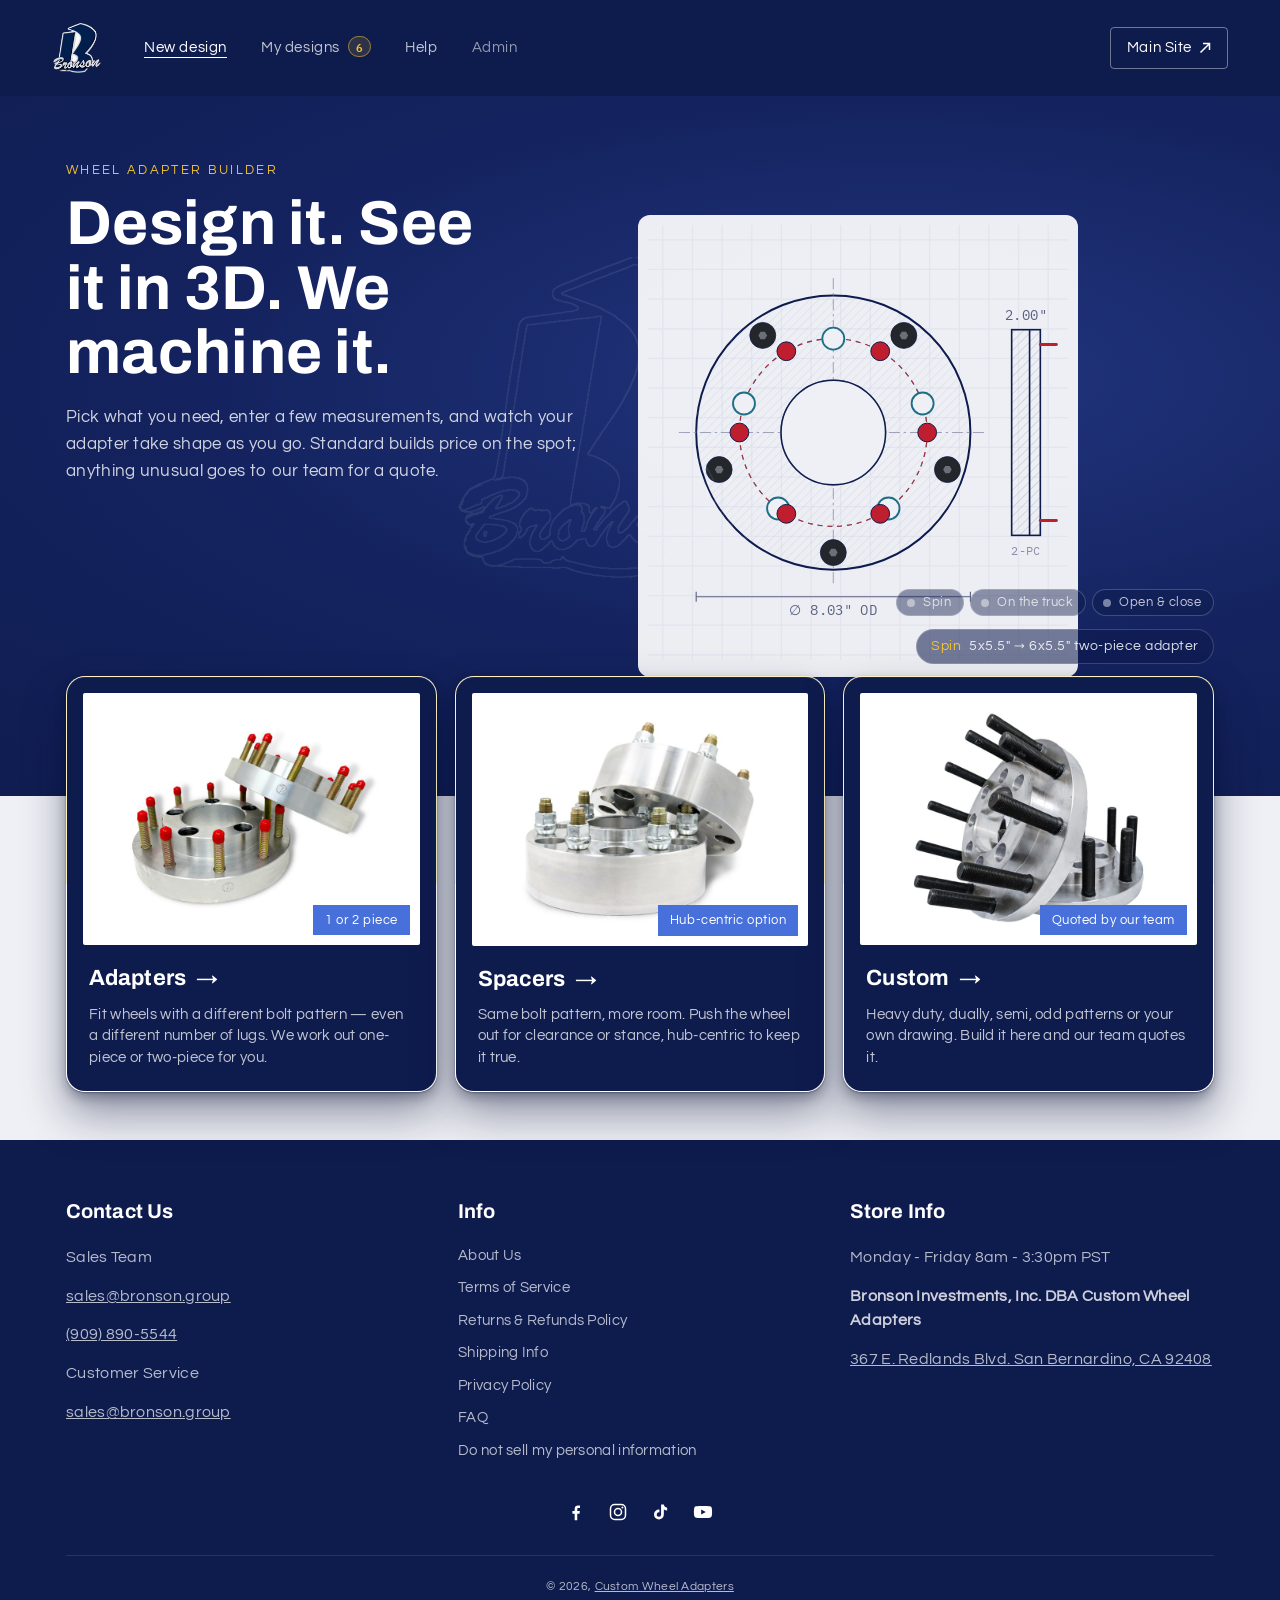
<file: v2/index.html>
<!DOCTYPE html>
<html lang="en">
<head>
  <meta charset="utf-8">
  <meta name="viewport" content="width=device-width, initial-scale=1, viewport-fit=cover">
  <title>Wheel Adapter Builder &ndash; Custom Wheel Adapters</title>
  <meta name="description" content="Prototype wheel adapter configurator: live scale drawing, validation rules, pricing and order pipeline.">
  <meta name="robots" content="noindex">
  <meta name="color-scheme" content="light">
  <link rel="preconnect" href="https://fonts.googleapis.com">
  <link rel="preconnect" href="https://fonts.gstatic.com" crossorigin>
  <link rel="stylesheet" href="https://fonts.googleapis.com/css2?family=Archivo:wght@400;600;700&family=Questrial&family=IBM+Plex+Mono:wght@400;500;600&display=swap">
  <style>
    /* Baseline the artifact platform normally supplies. Keep this block. */
    :root {
      color-scheme: light;
      padding-top: env(safe-area-inset-top, 0px);
      padding-bottom: env(safe-area-inset-bottom, 0px);
    }
    html, body { margin: 0; }
    body { font: 14px/1.5 system-ui, -apple-system, sans-serif; background: #f2f3f1; }
    img { max-width: 100%; }
    [hidden] { display: none !important; }
  </style>
  <link rel="stylesheet" href="css/site.css">
  <link rel="stylesheet" href="css/shell.css">
</head>
<body>

<header class="sh">
  <div class="sh-in">
    <button type="button" class="sh-burger" id="shburger" aria-label="Menu" aria-expanded="false">
      <svg width="22" height="16" viewBox="0 0 22 16" aria-hidden="true"><path d="M1 1h20M1 8h20M1 15h20" stroke="currentColor" stroke-width="1.6" fill="none"/></svg>
    </button>
    <a class="sh-logo" href="https://customwheeladapters.com/" title="Custom Wheel Adapters — main site"><img src="img/bronson-b.png" width="50" height="50" alt="Custom Wheel Adapters"></a>
    <nav class="sh-nav bnav" aria-label="Builder">
      <a href="#/" data-nav="home">New design</a>
      <a href="#/designs" data-nav="list">My designs <b class="cnt">6</b></a>
      <a href="#/help" data-nav="help">Help</a>
      <a href="#/admin" data-nav="admin">Admin</a>
    </nav>
    <a class="sh-main" href="https://customwheeladapters.com/">Main Site
      <svg width="12" height="12" viewBox="0 0 12 12" aria-hidden="true"><path d="M4 1.5h6.5V8M10.3 1.7L1.5 10.5" fill="none" stroke="currentColor" stroke-width="1.5"/></svg></a>
  </div>
  <nav class="sh-drawer" id="shdrawer" aria-label="Builder" hidden>
    <a href="#/" data-nav="home">New design</a>
    <a href="#/designs" data-nav="list">My designs</a>
    <a href="#/help" data-nav="help">Help</a>
    <a href="#/admin" data-nav="admin">Admin</a>
    <a href="https://customwheeladapters.com/">Main Site &#8599;</a>
  </nav>
</header>

<main>

<!-- ============ NEW DESIGN: showcase + categories ============ -->
<section id="view-home" class="home" hidden>
  <div class="hero">
    <div class="hero-stage" id="homestage">
      <p class="hero-tag" id="herotag"><b>Spin</b>5x5.5&Prime; &rarr; 6x5.5&Prime; two-piece adapter</p>
      <div class="hero-dots" id="herodots" role="group" aria-label="Showcase views"></div>
    </div>
    <div class="hero-copy">
      <p class="kicker">Wheel Adapter Builder</p>
      <h1>Design it. See it in 3D. We machine it.</h1>
      <p class="lede">Pick what you need, enter a few measurements, and watch your adapter take shape as you go.
        Standard builds price on the spot; anything unusual goes to our team for a quote.</p>
      <p class="resume" id="resume" hidden></p>
    </div>
  </div>

  <div class="cats" role="list">
    <a class="cat" role="listitem" href="#/build/adapter" data-cat="adapter">
      <div class="cat-img"><img src="img/card-adapter.jpg" width="640" height="640" alt="Two-piece 5 to 10 lug adapters with red stud caps" loading="lazy">
        <span class="cat-badge">1 or 2 piece</span></div>
      <div class="cat-body">
        <h2>Adapters <span class="cat-arr" aria-hidden="true">&rarr;</span></h2>
        <p>Fit wheels with a different bolt pattern &mdash; even a different number of lugs. We work out one-piece or two-piece for you.</p>
      </div>
    </a>
    <a class="cat" role="listitem" href="#/build/spacer" data-cat="spacer">
      <div class="cat-img"><img src="img/card-spacer.jpg" width="640" height="640" alt="A pair of wheel spacers with studs and lug nuts" loading="lazy">
        <span class="cat-badge">Hub-centric option</span></div>
      <div class="cat-body">
        <h2>Spacers <span class="cat-arr" aria-hidden="true">&rarr;</span></h2>
        <p>Same bolt pattern, more room. Push the wheel out for clearance or stance, hub-centric to keep it true.</p>
      </div>
    </a>
    <a class="cat" role="listitem" href="#/build/custom" data-cat="custom">
      <div class="cat-img"><img src="img/card-custom.jpg" width="640" height="640" alt="Heavy-duty 8 to 10 lug adapter with long black studs" loading="lazy">
        <span class="cat-badge">Quoted by our team</span></div>
      <div class="cat-body">
        <h2>Custom <span class="cat-arr" aria-hidden="true">&rarr;</span></h2>
        <p>Heavy duty, dually, semi, odd patterns or your own drawing. Build it here and our team quotes it.</p>
      </div>
    </a>
  </div>
</section>

<!-- ============ BUILDER: 3D stage + wizard ============ -->
<section id="view-design" class="builder" hidden>
  <div class="bstage draw" aria-label="Your adapter">
    <div class="bstage-bar">
      <span class="catchip" id="catchip">Adapter</span>
      <span class="pc2" id="pc2" hidden>2-PIECE</span>
      <span class="rev mono" id="rev">REV A &middot; DRAFT</span>
      <div class="viewtog" role="group" aria-label="Drawing view">
        <button type="button" id="v3d" aria-pressed="false">3D</button>
        <button type="button" id="vstack" aria-pressed="false">On the truck</button>
        <button type="button" id="v2d" aria-pressed="false">2D drawing</button>
      </div>
    </div>
    <div class="hlcap" id="hlcap" aria-live="polite" hidden></div>
    <div class="canvas" id="canvas2d"><div id="face"></div></div>
    <div class="canvas" id="stack" hidden></div>
    <div class="cam" id="cam" hidden></div>
    <div class="legend">
      <span><i style="background:var(--cyan)"></i>Vehicle studs pass through</span>
      <span><i class="lg-stud" style="background:var(--stud)"></i>Pressed wheel studs</span>
      <span id="lgjoin" hidden><i style="background:#23262b"></i>Screws joining the halves</span>
    </div>
  </div>

  <section class="wiz" id="wizard" aria-labelledby="steptitle">
    <div class="wiz-top">
      <nav class="rail" id="rail" aria-label="Design steps"></nav>
      <button type="button" class="wiz-min" id="wizmin" title="Hide the steps and explore the model" aria-label="Explore model">
        <svg width="14" height="14" viewBox="0 0 14 14" aria-hidden="true"><path d="M2 9l5-5 5 5" fill="none" stroke="currentColor" stroke-width="1.8" transform="rotate(180 7 7)"/></svg>
        <span class="wm-t">Explore model</span></button>
    </div>
    <div id="editbar"></div>
    <div class="wiz-hd">
      <h2 id="steptitle">Vehicle side</h2>
      <p id="stepblurb"></p>
    </div>
    <div class="wiz-bd">
      <div id="alertzone" aria-live="assertive"></div>
      <div class="fields" id="fields"></div>
      <div id="reviewzone" hidden>
          <div class="tb"><div class="tb-grid" id="titleblock"></div></div>
          <div class="legalbox">
            <p id="legaltext"></p>
            <div class="legalnote">
              <span>&#9888;</span>
              <span>Draft language supplied by the shop. Attorney review required before this goes live.</span>
            </div>
          </div>
          <label class="accept" for="accept">
            <input type="checkbox" id="accept">
            <span>I have verified these specifications against my vehicle and I accept the terms above.</span>
          </label>
          <div class="accept-row">
            <label class="accept" for="reviewed3d">
              <input type="checkbox" id="reviewed3d">
              <span id="rev3dtxt">I have reviewed the 3D model of my adapter and it shows what I want built.</span>
            </label>
            <!-- outside the label, so opening the model never ticks the box for them -->
            <button type="button" class="infobtn" id="open3d" aria-label="Open the 3D model full size"
                    title="Open the 3D model">i</button>
          </div>
        </div>
      <div class="checks" id="checks"></div>
    </div>
    <div class="wiz-ft">
      <div class="price">
        <div class="amt" id="amt">&mdash;</div>
        <div class="per" id="per"><b>Pricing</b>&nbsp;</div>
      </div>
      <div class="actions">
        <button class="btn btn-ghost" id="back" type="button">Back</button>
        <button class="btn btn-primary" id="next" type="button">Continue</button>
        <span class="why" id="why"></span>
        <span class="saved mono" id="saved"></span>
        <span class="restart">
          <button class="btn btn-warn" id="startover" type="button"><span class="ic" aria-hidden="true">&#8634;</span>Start over</button>
          <span class="restart-ask" id="startask" role="group" aria-label="Confirm start over" hidden>
            <span>Clear this design and start fresh?</span>
            <button class="btn btn-warn" id="startyes" type="button">Yes, start over</button>
            <button class="btn btn-ghost" id="startno" type="button">Keep it</button>
          </span>
        </span>
      </div>
    </div>
  </section>

  <div class="dock" id="dock" role="status" hidden>
    <span class="dock-ic" aria-hidden="true">&#10003;</span>
    <div class="dock-txt"><b id="docktitle"></b><span id="docksub"></span></div>
    <button type="button" class="btn btn-primary" id="docknext">Continue</button>
  </div>
</section>

<div class="wrap">
<section id="view-list" hidden>
  <div class="pipe-hd">
    <h2>My designs</h2>
    <p>Everything you have started or sent us. Drawings are rebuilt from your saved
       specifications, so nothing goes stale.</p>
  </div>
  <div id="subs"></div>
  <div class="notes">
    <span class="note">Edits stay open 12 hours after you submit</span>
    <span class="note">After that, a change needs re-approval and may add cost</span>
  </div>
</section>

<section id="view-help" hidden>

  <div class="help-hero">
    <div>
      <h2>Help</h2>
      <p>How the designer works, what the checks mean, and what happens after you
         send us a drawing.</p>
    </div>
    <button type="button" class="btn btn-primary" id="starttour">Take the tour</button>
  </div>

  <nav class="toc" aria-label="Help contents">
    <a href="#h-start">Getting started</a>
    <a href="#h-inputs">The eight measurements</a>
    <a href="#h-views">2D, stack and 3D views</a>
    <a href="#h-checks">Flags and blocks</a>
    <a href="#h-price">Pricing</a>
    <a href="#h-stages">After you submit</a>
    <a href="#h-edit">Changing a design</a>
    <a href="#h-admin">For our team</a>
    <a href="#h-terms">Terms</a>
  </nav>

  <article class="help">

    <h3 id="h-start">Getting started</h3>
    <p>There are three ways to begin. <b>Popular trucks</b> fills in the common ones in a
       single tap. <b>Find my vehicle</b> walks make, model and year range. <b>I know my
       specs</b> skips straight to entering numbers.</p>
    <p>Changed your mind? <b>Start over</b> (the yellow button under the form) clears everything
       back to a fresh design after asking you to confirm.</p>
    <p>Whichever you use, the measurements stay visible and editable. The lookup is a
       starting point, not a guarantee &mdash; trim, drivetrain and dually axles all change
       hub specs. Check the numbers against your actual hub before you submit.</p>

    <h3 id="h-inputs">The eight measurements</h3>
    <dl class="defs">
      <dt>Hub bolt pattern</dt>
      <dd>Number of studs on the vehicle hub and the circle they sit on, like 6x5.5.
          Count the studs, then measure the circle.</dd>
      <dt>Hub bore</dt>
      <dd>Outside diameter of the centre hub the wheel slides over, in millimetres.</dd>
      <dt>Vehicle stud thread</dt>
      <dd>Thread on the studs already on your truck. This is what the adapter threads onto.</dd>
      <dt>Wheel bolt pattern</dt>
      <dd>Pattern of the wheel you are fitting. Usually in the wheel listing.</dd>
      <dt>Wheel centre bore</dt>
      <dd>Diameter of the hole in the back of the wheel, in millimetres.</dd>
      <dt>Thickness</dt>
      <dd>How far the adapter pushes the wheel out, measured face to face. Studs add
          height on top of this.</dd>
      <dt>Pressed stud thread</dt>
      <dd>Thread on the new studs your wheel mounts to. It does not have to match the
          vehicle side.</dd>
      <dt>Quantity</dt>
      <dd>Two per axle. Most orders are 2 or 4.</dd>
    </dl>

    <h3 id="h-views">2D, stack and 3D views</h3>
    <p>The drawing panel has three views of the same part, switched with the buttons at its
       top right. It opens in <b>3D CAM</b>; a device that cannot run 3D opens in 2D. All three are rebuilt from your eight numbers every time you change one
       &mdash; there is no stored picture to go stale.</p>
    <dl class="defs">
      <dt>2D</dt>
      <dd>The face of the adapter, to scale. Blue rings are the holes your vehicle studs pass
          through; red dots are the new studs your wheel mounts to. The side profile shows the
          thickness.</dd>
      <dt>Stack</dt>
      <dd>The whole setup in 3D: vehicle hub, then your adapter, then the wheel, with the lug
          nuts where they sit. It is cut in half so you can see the studs, nuts and the
          centring lip inside &mdash; untick <b>Cutaway</b> to see it whole. Press <b>Bolt it
          together</b> to slide the parts into place. <b>SIDE</b>, <b>HUB SIDE</b> and
          <b>WHEEL SIDE</b> jump to those angles. Only the adapter is drawn from your numbers;
          the hub and wheel are generic. <b>2D section</b> switches to a flat, to-scale cut-through
          drawing that shows how far the wheel moves out.</dd>
      <dt>3D CAM</dt>
      <dd>The finished part as a solid, the way a machinist sees it in CAM software: the bar
          stock it is cut from, the machining operations in order, and the path each tool
          takes. Drag to turn it, scroll or pinch to zoom, or use <b>ISO</b>, <b>TOP</b>,
          <b>FRONT</b> and <b>G55</b> (the hub side, as the part sits for its second setup).
          A two-piece adapter opens with its two halves pulled apart so you can see both;
          <b>JOIN</b> puts them together and <b>SEPARATE</b> pulls them apart again.
          The 3D view needs a reasonably recent phone or computer; if yours cannot run it, the
          button is greyed out and the 2D drawing is exact.</dd>
      <dt>Full-size 3D</dt>
      <dd>Click the 3D view, or the &#x2922; button, to open it large. Click and drag to turn it,
          the same as in the panel. Press <b>Hover spin</b> (or <kbd>Space</kbd>) and the part follows
          your mouse with no button held &mdash; a full 360&deg; across the view; click the model or press
          <kbd>Space</kbd> again to stop. On a phone, drag. Close with the button, <b>Esc</b>, or a tap
          outside.</dd>
      <dt>Backplot</dt>
      <dd>Press <b>Play</b>, or drag the slider, to watch the tool run through the program.
          The readout gives the tool position in X, Y and Z, the move, the tool and the
          operation. Untick an operation in the list to hide it.</dd>
    </dl>
    <p>The toolpaths, tools, feeds and cycle time are an illustration generated from your
       numbers, not the program we run. Our machinists program the real job in Mastercam or
       SolidWorks after review.</p>
    <p>The wheel studs are automatically turned to whatever angle leaves the most metal
       between them and your vehicle's lug-nut holes.</p>
    <p><b>One piece or two.</b> When your truck's bolt circle and your wheel's bolt circle are far
       enough apart, the adapter is one solid piece. When they are too close, a lug-nut hole and a
       wheel stud would run into each other, so we build it in two halves: the hub half holds your
       vehicle's lug nuts, the wheel half holds the new studs, and the two never meet. The designer
       works this out for you &mdash; the title block says which, and the 3D views show the two halves
       in slightly different shades.</p>

    <h3 id="h-checks">Flags and blocks</h3>
    <p>Every change you make runs against our rule set, written by the people who machine
       these parts. Two outcomes matter:</p>
    <p><b class="k-block">Block</b> means we will not build it. Usually the geometry does not
       leave enough material between the through-bolts and the pressed studs. Changing the
       thickness will not fix a block &mdash; the specs have to change.</p>
    <p><b class="k-flag">Flag</b> means it is probably fine but a person needs to look first.
       Flagged designs go through instead of getting a price on the spot, and our team quotes
       them by email.</p>
    <p>Each check shows its rule number, like <code>R-201</code>. Quote that number if you
       call us about it.</p>

    <h3 id="h-price">Pricing</h3>
    <p>Standard combinations price instantly, per pair, with free shipping in the USA.
       Anything carrying a flag shows <b>Quote required</b> instead &mdash; we price those by
       hand because they need a set of eyes on them first.</p>
    <p>Price depends on lug count, thickness, and whether the adapter changes bolt pattern
       or just spaces the wheel out.</p>

    <h3 id="h-stages">After you submit</h3>
    <ol class="stagelist">
      <li><b>Draft</b> &mdash; the drawing built from your numbers. Nothing sent yet.</li>
      <li><b>Submitted</b> &mdash; it reaches our office for review.</li>
      <li><b>Under review</b> &mdash; checked for safety, design, production cost and time.</li>
      <li><b>Quoted</b> &mdash; we create an invoice and email it to you.</li>
      <li><b>Paid</b> &mdash; payment creates your order number.</li>
      <li><b>Production</b> &mdash; a production order goes to the floor.</li>
      <li><b>Quality control</b> &mdash; checked at the QC station.</li>
      <li><b>Shipped</b> &mdash; tracking number and photographs of your parts.</li>
    </ol>
    <p>You get an email at every change.</p>
    <p>Before you can submit, the Review step asks you to tick two boxes: that you have checked
       the specs against your vehicle, and that you have looked over the 3D model. The small
       <b>i</b> beside the second box opens the model full size.</p>

    <h3 id="h-edit">Changing a design</h3>
    <p>You have <b>12 hours</b> from submitting to change a design yourself. Open
       <b>My designs</b> and the countdown is on the row. Inside that window, Edit loads it
       back into the designer.</p>
    <p>After 12 hours, or once we have quoted it, changes need re-approval and may add cost
       &mdash; the longer a job sits, the longer it takes to fulfil. Use <b>Request a change</b>
       and our team will pick it up.</p>
    <p>An unsent draft has no time limit. It stays in your list until you submit or delete it.</p>

    <h3 id="h-admin">For our team</h3>
    <p>The <b>Admin</b> tab holds the rule set and the pricing formula. Rules can be switched
       off, retuned, or moved between Block and Flag without a developer.</p>
    <p>Changes stack up as unsaved edits and go live the moment you press Publish, which
       increments the version and writes to the change log. The catalogue check beside the
       pricing form shows live whether the formula still reproduces our published prices
       &mdash; if a number turns red, stop.</p>
    <p>Two people should review any rule change before it is published. These parts hold
       wheels onto trucks.</p>

    <h3 id="h-terms">Terms</h3>
    <dl class="defs">
      <dt>Bolt circle diameter</dt>
      <dd>The circle the studs sit on. The 5.5 in 6x5.5 is this, in inches.</dd>
      <dt>Hub centric</dt>
      <dd>The wheel is carried by the centre bore rather than the studs. Preferred, and
          quieter at speed.</dd>
      <dt>Lug centric</dt>
      <dd>The wheel is centred by the lug nuts alone. Works, but needs careful torquing.</dd>
      <dt>Spacer vs adapter</dt>
      <dd>A spacer keeps the same bolt pattern and only pushes the wheel out. An adapter
          changes the pattern as well.</dd>
      <dt>Two-piece adapter</dt>
      <dd>An adapter made as two halves, used when the two bolt patterns are too close to fit in one
          piece. The hub half takes the vehicle's lug nuts; the wheel half carries the new studs.</dd>
      <dt>Clocking</dt>
      <dd>The angle the wheel stud pattern is turned relative to the vehicle pattern. Chosen to
          keep the two sets of holes as far apart as possible.</dd>
      <dt>Section view</dt>
      <dd>A drawing of the part as if sliced through its centre, so you can see inside it.
          Cut material is shown hatched.</dd>
      <dt>Toolpath</dt>
      <dd>The route a cutting tool follows. Solid lines are cutting moves; dashed lines are
          rapid moves through the air between cuts.</dd>
      <dt>G54 / G55</dt>
      <dd>Work offsets &mdash; where the machine measures zero from. G54 is the first setup,
          wheel side up; G55 is the second, flipped over with the hub side up.</dd>
      <dt>6061-T6 billet</dt>
      <dd>The aluminium we cut these from. Solid extruded stock, not cast.</dd>
    </dl>

  </article>

  <section class="pipe">
    <div class="pipe-hd">
      <h2>What happens after you submit</h2>
      <p>Eight stages. You get an email at every change.</p>
    </div>
    <div class="stages" id="stages"></div>
    <div class="notes">
      <span class="note">Edits allowed for 12 hours after submit</span>
      <span class="note">After approval, changes need re-approval and may add cost</span>
      <span class="note">Review by Design &amp; Sales &mdash; CA and OR</span>
      <span class="note">Drafts saved automatically, even unfinished</span>
    </div>
  </section>
</section>

<section id="view-admin" hidden>
  <p class="admin-stamp">Staff only &middot; <span id="rulestamp">Rule set v1.0 &middot; draft</span></p>

  <div class="verbar">
    <div class="verbar-l">
      <b id="verlabel">Rule set v1.0</b>
      <span id="verstate">Live &middot; no unsaved changes</span>
    </div>
    <button type="button" class="btn-sm" id="discard" hidden>Discard</button>
    <button type="button" class="btn-sm primary" id="publish" disabled>Publish</button>
  </div>

  <div class="admin-note">
    Changes here take effect for every customer the moment you publish. Two people
    should review a rule change before it goes live.
  </div>

  <div class="adm-grid">
    <section class="panel">
      <div class="panel-hd">
        <h2>Validation rules</h2>
        <p>What the designer will and will not let a customer submit. Blocks stop the
           order. Flags let it through but route it to your team for a quote.</p>
      </div>
      <div class="panel-bd"><div id="rulelist"></div></div>
    </section>

    <div class="adm-side">


      <section class="panel">
        <div class="panel-hd"><h2>Check against the catalogue</h2>
          <p>Live: the price table against real store products.</p></div>
        <div class="panel-bd"><div id="pricecheck"></div></div>
      </section>
    </div>
  </div>

  <section class="panel pricing-full">
        <div class="panel-hd"><h2>Pricing</h2>
          <p>Price per set of 2, by build type, lug count and thickness.</p></div>
        <div class="panel-bd"><div id="priceform"></div></div>
      </section>

  <section class="pipe">
    <div class="pipe-hd"><h2>Change log</h2>
      <p>Every publish, who did it and when. Append only.</p></div>
    <div id="audit"></div>
  </section>

</section>

</div>

</main>

<footer class="sf">
  <div class="sf-in">
    <div class="sf-cols">
      <div>
        <h2>Contact Us</h2>
        <p>Sales Team</p>
        <p><a href="mailto:sales@bronson.group">sales@bronson.group</a></p>
        <p><a href="tel:9098905544">(909) 890-5544</a></p>
        <p>Customer Service</p>
        <p><a href="mailto:sales@bronson.group">sales@bronson.group</a></p>
      </div>
      <div>
        <h2>Info</h2>
        <ul>
          <li><a href="https://customwheeladapters.com/pages/about-us">About Us</a></li>
          <li><a href="https://customwheeladapters.com/policies/terms-of-service">Terms of Service</a></li>
          <li><a href="https://customwheeladapters.com/policies/refund-policy">Returns &amp; Refunds Policy</a></li>
          <li><a href="https://customwheeladapters.com/pages/shipping-info">Shipping Info</a></li>
          <li><a href="https://customwheeladapters.com/policies/privacy-policy">Privacy Policy</a></li>
          <li><a href="https://customwheeladapters.com/pages/faq">FAQ</a></li>
          <li><a href="https://customwheeladapters.com/pages/ccpa-opt-out">Do not sell my personal information</a></li>
        </ul>
      </div>
      <div>
        <h2>Store Info</h2>
        <p>Monday - Friday 8am - 3:30pm PST</p>
        <p><b>Bronson Investments, Inc. DBA Custom Wheel Adapters</b></p>
        <p><a href="https://goo.gl/maps/doaj7Wj7aerCM47Y7">367 E. Redlands Blvd. San Bernardino, CA 92408</a></p>
      </div>
    </div>
    <div class="sf-social">
      <a href="https://www.facebook.com/customwheeladapters" aria-label="Facebook"><svg width="20" height="20" viewBox="0 0 24 24" aria-hidden="true"><path fill="currentColor" d="M13.5 22v-8h2.7l.4-3.2h-3.1V8.8c0-.9.3-1.5 1.6-1.5h1.7V4.4c-.3 0-1.3-.1-2.4-.1-2.4 0-4 1.4-4 4.1v2.4H7.7V14h2.7v8z"/></svg></a>
      <a href="https://www.instagram.com/customwheelspacersusa" aria-label="Instagram"><svg width="20" height="20" viewBox="0 0 24 24" aria-hidden="true"><rect x="3" y="3" width="18" height="18" rx="5" fill="none" stroke="currentColor" stroke-width="1.8"/><circle cx="12" cy="12" r="4.2" fill="none" stroke="currentColor" stroke-width="1.8"/><circle cx="17.3" cy="6.7" r="1.2" fill="currentColor"/></svg></a>
      <a href="https://www.tiktok.com/@customspacersusa" aria-label="TikTok"><svg width="20" height="20" viewBox="0 0 24 24" aria-hidden="true"><path fill="currentColor" d="M16.6 3c.4 2.2 1.8 3.6 4 3.8v3.3c-1.5 0-2.8-.4-4-1.2v6.1a5.9 5.9 0 1 1-5.9-5.9h.6v3.4a2.6 2.6 0 1 0 2 2.5V3z"/></svg></a>
      <a href="https://www.youtube.com/channel/UC8FpU3VObyVtCtGmQ1mce7A" aria-label="YouTube"><svg width="22" height="20" viewBox="0 0 24 24" aria-hidden="true"><path fill="currentColor" d="M22.5 7.2a2.8 2.8 0 0 0-2-2C18.8 4.8 12 4.8 12 4.8s-6.8 0-8.5.4a2.8 2.8 0 0 0-2 2C1.1 8.9 1.1 12 1.1 12s0 3.1.4 4.8a2.8 2.8 0 0 0 2 2c1.7.4 8.5.4 8.5.4s6.8 0 8.5-.4a2.8 2.8 0 0 0 2-2c.4-1.7.4-4.8.4-4.8s0-3.1-.4-4.8zM9.8 15.1V8.9l5.6 3.1z"/></svg></a>
    </div>
    <div class="sf-base">&copy; 2026, <a href="https://customwheeladapters.com/">Custom Wheel Adapters</a></div>
  </div>
</footer>

<script src="js/store.js"></script>
<script src="js/data.js"></script>
<script src="js/rules.js"></script>
<script src="js/pricing.js"></script>
<script src="js/geometry.js"></script>
<script src="js/render3d.js"></script>
<script src="js/ui.js"></script>
<script src="js/events.js"></script>
<script src="js/shell.js"></script>
<script src="js/app.js"></script>

</body>
</html>
</file>
<file: v2/css/site.css>
/* ==========================================================
   BRAND TOKENS — matched to customwheeladapters.com (same business) so the
   builder reads as one more page of the store. Light only: no theme switch.
   --navy     store header / footer / headings     #0e1b4d
   --accent   store buttons and links              #4770db
   --stud     pressed wheel studs in the drawings  (red: it is a part colour)
   --cyan     vehicle-side drawing lines
   --paper    store page ground                    #eff0f5
   ========================================================== */
:root{
  color-scheme: light;
  --accent:#4770db;
  --accent-ink:#2f55b8;
  --accent-soft:#e7edfb;
  --stud:#bf1e2e;
  --navy:#0e1b4d;
  --ink:#0e1b4d;
  --paper:#eff0f5;
  --card:#ffffff;
  --line:#d9dce8;
  --line-2:#c2c7d8;
  --steel:#5a6283;
  --steel-2:#8a90aa;
  --cyan:#1d6f86;
  --cyan-soft:#e2eef2;
  --sel:#2f80d0;              /* selected / pressed / current: light blue */
  --sel-soft:#e4f0fc;
  --sel-ink:#1b5c9e;
  --sel-on-ink:#8cc4f5;       /* on the dark ink background of the current step */
  --warn:#f2c230;             /* start over / play / join: yellow, navy text */
  --warn-edge:#d6a512;
  --warn-ink:#0e1b4d;
  --warn-glow:rgba(242,194,48,.55);
  --neon:#12c444;             /* "which part is this measurement?" highlight */
  --flag:#bf1e2e;
  --flag-soft:#fae9ea;
  --go:#2f6b4b;
  --go-soft:#e4f0ea;
  --grid:#e2e4ee;
  --cam-top:#e9ebf3;
  --cam-bot:#c6cbdc;
  --cam-ink:#0e1b4d;
  --cam-panel:rgba(255,255,255,.82);
  --shadow:0 1px 2px rgba(14,27,77,.07),0 4px 14px rgba(14,27,77,.06);
  --f-disp:"Archivo",system-ui,sans-serif;
  --f-body:"Questrial",system-ui,-apple-system,sans-serif;
  --f-mono:"IBM Plex Mono",ui-monospace,SFMono-Regular,Menlo,monospace;
}
*{box-sizing:border-box}
body{
  margin:0;background:var(--paper);color:var(--ink);
  font-family:var(--f-body);font-size:15px;line-height:1.55;letter-spacing:.02em;
  -webkit-font-smoothing:antialiased;
}
h1,h2,h3{font-family:var(--f-disp);font-weight:700;text-wrap:balance;margin:0;letter-spacing:.005em}
.mono{font-family:var(--f-mono);font-variant-numeric:tabular-nums}
.eyebrow{
  font-family:var(--f-disp);font-size:12px;font-weight:600;letter-spacing:.14em;
  text-transform:uppercase;color:var(--steel);
}

/* ---------- store header (as customwheeladapters.com) ---------- */
.sh{position:relative;z-index:40;background:var(--navy);color:rgba(255,255,255,.75)}
.sh-in{max-width:1400px;margin:0 auto;min-height:96px;padding:4px 52px;display:flex;align-items:center;gap:28px}
.sh-logo{flex:none;display:block}
.sh-logo img{display:block;width:50px;height:50px}
.sh-nav{flex:1;min-width:0}
.sh-list{list-style:none;margin:0;padding:0;display:flex;flex-wrap:wrap;align-items:center}
.sh-list>li{position:relative}
.sh-top{display:flex;align-items:center;gap:8px;padding:12px 14px 12px 12px;cursor:pointer;list-style:none;
  font-size:14.7px;letter-spacing:.04em;color:rgba(255,255,255,.75);text-decoration:none;white-space:nowrap}
.sh-top::-webkit-details-marker{display:none}
.sh-top:hover{color:#fff;text-decoration:underline;text-underline-offset:4px}
.sh-here{color:#fff;text-decoration:underline;text-underline-offset:4px}
.sh-chev{flex:none;transition:transform .15s}
details[open]>summary .sh-chev{transform:rotate(180deg)}
.sh-dd[open]>.sh-top{color:#fff}
.sh-panel{position:absolute;left:0;top:100%;z-index:50;min-width:240px;max-height:70vh;overflow:auto;
  display:flex;gap:28px;padding:18px 22px;background:var(--navy);border:1px solid rgba(255,255,255,.12);
  border-radius:0 0 6px 6px;box-shadow:0 10px 30px rgba(0,0,0,.25)}
/* the big menus flow as newspaper columns, so a long list never leaves a hole */
.sh-panel.wide{display:block;width:min(1020px,calc(100vw - 80px));column-width:210px;column-gap:28px}
.sh-col{min-width:170px}
.sh-panel.wide .sh-col{break-inside:avoid;display:inline-block;width:100%;margin-bottom:16px}
.sh-col ul{list-style:none;margin:0;padding:0}
.sh-colh{margin:0 0 6px;color:#fff;font-size:14px;letter-spacing:.04em}
.sh-col a{display:block;padding:4px 0;font-size:13.6px;color:rgba(255,255,255,.75);text-decoration:none}
.sh-col a:hover{color:#fff;text-decoration:underline}
.sh-col a.sh-strong{color:#fff}
.sh-icons{display:flex;align-items:center;gap:4px;margin-left:auto}
.sh-icons a,.sh-burger{display:grid;place-items:center;width:44px;height:44px;color:#fff;background:none;border:0;
  border-radius:50%;cursor:pointer}
.sh-icons a:hover,.sh-burger:hover{transform:scale(1.07)}
.sh-icons svg,.sh-burger svg{display:block}
.sh-burger{display:none}
.sh a:focus-visible,.sh summary:focus-visible,.sh button:focus-visible{outline:2px solid #fff;outline-offset:2px}
.sh-drawer{background:var(--navy);border-top:1px solid rgba(255,255,255,.12);padding:8px 16px 18px}
.sh-dr-top,.sh-dr-sub,.sh-dr-link{display:flex;align-items:center;justify-content:space-between;cursor:pointer;
  list-style:none;color:#fff;text-decoration:none;padding:12px 4px;font-size:16px;letter-spacing:.04em}
.sh-dr-top::-webkit-details-marker,.sh-dr-sub::-webkit-details-marker{display:none}
.sh-dr-sub{font-size:15px;padding-left:14px;color:rgba(255,255,255,.85)}
.sh-dr-link{font-size:14.5px;padding:8px 4px 8px 14px;color:rgba(255,255,255,.75)}
.sh-dr.sh-sub .sh-dr-link{padding-left:30px}
.sh-dr>summary~*{animation:none}
@media (max-width:989px){
  .sh-in{min-height:70px;padding:2px 16px;gap:8px;justify-content:space-between}
  .sh-nav{display:none}
  .sh-burger{display:grid}
  .sh-logo{position:absolute;left:50%;transform:translateX(-50%)}
  .sh-icons{margin-left:0}
  .sh-icons .sh-acct{display:none}
}

/* ---------- page head: title + the builder's own sections ---------- */
.pagehead-in{max-width:1180px;margin:0 auto;padding:34px 16px 0}
.pagehead h1{font-family:var(--f-disp);font-weight:700;font-size:clamp(30px,5vw,52px);line-height:1.08;
  letter-spacing:.012em;text-transform:uppercase;color:var(--navy)}
.pagehead .lede{margin:10px 0 0;max-width:62ch;font-size:16px;color:rgba(14,27,77,.75)}
.subnav{display:flex;align-items:center;gap:10px;flex-wrap:wrap;margin-top:20px;
  border-bottom:1px solid var(--line)}
.ruleset{margin-left:auto;font-family:var(--f-mono);font-size:11px;color:var(--steel);
  border:1px solid var(--line-2);border-radius:999px;padding:3px 10px;white-space:nowrap}

/* ---------- store footer ---------- */
.sf{background:var(--navy);color:rgba(239,240,245,.75);margin-top:40px}
.sf-in{max-width:1180px;margin:0 auto;padding:56px 16px 24px}
.sf-cols{display:grid;grid-template-columns:repeat(3,minmax(0,1fr));gap:28px}
@media (max-width:760px){.sf-cols{grid-template-columns:1fr}}
.sf h2{font-family:var(--f-disp);font-size:20px;font-weight:700;color:#fff;margin:0 0 18px}
.sf p{margin:0 0 14px;font-size:16px}
.sf a{color:rgba(239,240,245,.75)}
.sf a:hover{color:#fff}
.sf ul{list-style:none;margin:0;padding:0}
.sf li{margin:0 0 10px;font-size:14.5px}
.sf li a{text-decoration:none}
.sf li a:hover{text-decoration:underline}
.sf b{color:rgba(239,240,245,.85)}
.sf-social{display:flex;justify-content:center;gap:22px;margin:30px 0 10px}
.sf-social a{display:block;color:#fff}
.sf-base{border-top:1px solid rgba(255,255,255,.1);margin-top:26px;padding-top:22px;text-align:center;font-size:12px}
.wrap{max-width:1180px;margin:0 auto;padding:0 16px;padding-block:22px 64px}

/* ---------- step rail ---------- */
.rail{display:flex;gap:2px;margin-bottom:22px;border:1px solid var(--line);border-radius:8px;overflow:hidden;background:var(--line)}
.rail button{
  flex:1;min-width:0;background:var(--card);border:0;cursor:pointer;
  padding:9px 6px 10px;text-align:left;color:var(--steel);font-family:var(--f-body);
  display:flex;flex-direction:column;gap:1px;transition:background .15s,color .15s;
}
.rail button:hover{background:var(--paper)}
.rail button[aria-current="true"]{background:var(--ink);color:var(--paper)}
.rail button[aria-current="true"] .rn{color:var(--sel-on-ink)}
.rail .rn{font-family:var(--f-mono);font-size:10px;letter-spacing:.1em;color:var(--steel-2)}
.rail .rl{font-family:var(--f-disp);font-size:14.5px;font-weight:600;letter-spacing:.02em;
  white-space:nowrap;overflow:hidden;text-overflow:ellipsis}
.rail button:focus-visible{outline:2px solid var(--accent);outline-offset:-2px}
.rail .rd{color:var(--go);font-weight:600}
.rail button[aria-current="true"] .rd{color:var(--sel-on-ink)}
.rail button[data-done]:not([aria-current="true"]) .rl{color:var(--ink)}
/* the step Continue lands on: a yellow glow that fades out (the rail clips outer
   shadows, so it is inset) */
.rail button.arrive{position:relative;animation:railArrive 1.8s ease-out both}
.rail button.arrive .rn{animation:railArriveN 1.8s ease-out both}
@keyframes railArrive{
  0%  {box-shadow:inset 0 0 0 3px var(--warn), inset 0 0 22px 4px var(--warn-glow)}
  55% {box-shadow:inset 0 0 0 3px var(--warn), inset 0 0 14px 2px var(--warn-glow)}
  100%{box-shadow:inset 0 0 0 3px transparent, inset 0 0 0 0 transparent}
}
@keyframes railArriveN{0%,55%{color:var(--warn)}}
@media (prefers-reduced-motion:reduce){
  .rail button.arrive,.rail button.arrive .rn{animation:none}
  .rail button.arrive{box-shadow:inset 0 0 0 3px var(--warn)}
}
.rail .rs{font-size:11.5px;line-height:1.3;color:var(--steel);white-space:nowrap;overflow:hidden;text-overflow:ellipsis;max-width:100%}
.rail button[aria-current="true"] .rs{color:inherit;opacity:.75}
.rail .rs-short{display:none}
@media (max-width:620px){
  .rail .rs-full{display:none}
  .rail .rs-short{display:-webkit-box;-webkit-line-clamp:2;-webkit-box-orient:vertical;white-space:normal;overflow:hidden}
}

/* ---------- layout ---------- */
.cols{display:grid;grid-template-columns:minmax(0,1fr) minmax(0,420px);gap:20px;align-items:start}
@media (max-width:900px){.cols{grid-template-columns:1fr}}
.panel{background:var(--card);border:1px solid var(--line);border-radius:10px;box-shadow:var(--shadow)}
.panel-hd{padding:14px 16px 12px;border-bottom:1px solid var(--line)}
.panel-hd h2{font-size:21px}
.panel-hd p{margin:3px 0 0;font-size:13.5px;color:var(--steel);max-width:58ch}
.panel-bd{padding:16px}

/* ---------- form ---------- */
.fields{display:grid;grid-template-columns:repeat(2,minmax(0,1fr));gap:14px}
@media (max-width:560px){.fields{grid-template-columns:1fr}}
.f{display:flex;flex-direction:column;gap:5px;min-width:0}
.f.full{grid-column:1/-1}
.f label{font-family:var(--f-disp);font-size:13.5px;font-weight:600;letter-spacing:.04em;
  text-transform:uppercase;color:var(--steel)}
.f .hint{font-size:12.5px;color:var(--steel-2);line-height:1.4}
select,input[type=number]{
  font-family:var(--f-mono);font-size:14.5px;font-variant-numeric:tabular-nums;
  padding:9px 10px;border:1px solid var(--line-2);border-radius:6px;
  background:var(--paper);color:var(--ink);width:100%;
}
select:focus-visible,input:focus-visible{outline:2px solid var(--accent);outline-offset:1px;border-color:var(--accent)}
.seg{display:flex;flex-wrap:wrap;gap:6px}
.seg button{
  font-family:var(--f-mono);font-size:13.5px;padding:7px 11px;border-radius:6px;cursor:pointer;
  border:1px solid var(--line-2);background:var(--paper);color:var(--ink);
}
.seg button[aria-pressed="true"]{background:var(--sel-soft);color:var(--sel-ink);border-color:var(--sel)}
.seg button:focus-visible{outline:2px solid var(--accent);outline-offset:1px}

/* ---------- help ---------- */
.help-hero{display:flex;align-items:flex-start;gap:16px;flex-wrap:wrap;margin-bottom:18px}
.help-hero h2{font-size:30px}
.help-hero p{margin:4px 0 0;color:var(--steel);max-width:52ch;font-size:14.5px}
.help-hero button{margin-left:auto;flex:none}
.toc{display:flex;flex-wrap:wrap;gap:7px;margin-bottom:22px;padding-bottom:18px;
  border-bottom:1px solid var(--line)}
.toc a{font-family:var(--f-mono);font-size:12px;color:var(--steel);text-decoration:none;
  border:1px solid var(--line);border-radius:999px;padding:4px 11px;background:var(--card)}
.toc a:hover{border-color:var(--accent);color:var(--accent-ink)}
.toc a:focus-visible{outline:2px solid var(--accent);outline-offset:2px}
.help{max-width:66ch}
.help h3{font-size:22px;margin:30px 0 8px;scroll-margin-top:80px}
.help h3:first-child{margin-top:0}
.help p{margin:0 0 11px;font-size:15px;line-height:1.65}
.help code{font-family:var(--f-mono);font-size:13px;background:var(--card);
  border:1px solid var(--line);border-radius:4px;padding:1px 5px}
.k-block{color:var(--accent-ink)}
.k-flag{color:var(--cyan)}
.defs{margin:0 0 14px;display:grid;grid-template-columns:minmax(150px,auto) 1fr;gap:1px;
  background:var(--line);border:1px solid var(--line);border-radius:8px;overflow:hidden}
@media (max-width:520px){.defs{grid-template-columns:1fr}}
.defs dt{background:var(--card);padding:9px 12px;font-family:var(--f-disp);font-size:15px;
  font-weight:600;letter-spacing:.01em}
.defs dd{background:var(--card);padding:9px 12px;margin:0;font-size:14px;color:var(--steel);
  line-height:1.55}
.stagelist{margin:0 0 12px;padding-left:20px;font-size:15px;line-height:1.7}
.stagelist b{font-family:var(--f-disp);font-size:16px;letter-spacing:.01em}

/* ---------- spotlight tour ---------- */
#tourmask{position:absolute;top:0;left:0;width:100%;height:0;z-index:200}
.spot{position:absolute;border-radius:9px;border:2px solid var(--accent);
  box-shadow:0 0 0 9999px rgba(10,20,32,.66);pointer-events:none}
@media (prefers-reduced-motion:no-preference){
  .spot{transition:top .28s ease,left .28s ease,width .28s ease,height .28s ease}
}
.tip{position:absolute;width:min(330px,calc(100vw - 26px));background:var(--card);
  border:1px solid var(--line-2);border-radius:10px;padding:14px 15px 13px;
  box-shadow:0 8px 28px rgba(10,20,32,.28)}
.tip-n{font-size:11px;color:var(--steel-2);letter-spacing:.06em}
.tip b{font-family:var(--f-disp);font-size:19px;font-weight:600;display:block;
  margin-top:2px;letter-spacing:.01em}
.tip p{margin:5px 0 0;font-size:14px;line-height:1.55;color:var(--steel)}
.tip-a{display:flex;gap:7px;margin-top:13px;align-items:center}
.tip-a #tourskip{margin-right:auto}
.tip-a button:disabled{opacity:.4;cursor:not-allowed}

/* ---------- admin ---------- */
.verbar{display:flex;align-items:center;gap:12px;flex-wrap:wrap;margin-bottom:12px;
  padding:12px 15px;background:var(--card);border:1px solid var(--line);
  border-left:4px solid var(--accent);border-radius:0 9px 9px 0}
.verbar-l b{font-family:var(--f-disp);font-size:19px;font-weight:700;display:block;letter-spacing:.02em}
.verbar-l span{font-family:var(--f-mono);font-size:12px;color:var(--steel)}
.verbar-l span.dirty{color:var(--accent-ink);font-weight:500}
.verbar button{margin-left:0}
.verbar #publish{margin-left:auto}
.admin-note{font-size:13px;color:var(--steel);margin-bottom:18px;max-width:64ch;line-height:1.5}
.adm-grid{display:grid;grid-template-columns:minmax(0,1fr) minmax(0,340px);gap:16px;align-items:start}
@media (max-width:900px){.adm-grid{grid-template-columns:1fr}}
.adm-side{display:flex;flex-direction:column;gap:16px}
.rule{border:1px solid var(--line);border-radius:8px;margin-bottom:8px;background:var(--paper);
  padding:10px 12px}
.rule.off{opacity:.5}
.rule-hd{display:flex;align-items:center;gap:9px;flex-wrap:wrap}
.rule-id{font-size:12.5px;color:var(--steel);font-weight:500}
.rule-title{font-family:var(--f-disp);font-size:16px;font-weight:600;letter-spacing:.01em;
  min-width:0;overflow-wrap:anywhere}
.lvl{margin-left:auto;width:auto;font-size:12.5px;padding:4px 7px;font-family:var(--f-disp);
  font-weight:600;letter-spacing:.03em}
.tgl{width:34px;height:19px;border-radius:999px;border:1px solid var(--line-2);
  background:var(--line);cursor:pointer;padding:0;position:relative;flex:none}
.tgl span{position:absolute;top:2px;left:2px;width:13px;height:13px;border-radius:50%;
  background:var(--card);transition:transform .16s}
.tgl[aria-pressed="true"]{background:var(--go);border-color:var(--go)}
.tgl[aria-pressed="true"] span{transform:translateX(15px)}
.tgl:focus-visible{outline:2px solid var(--accent);outline-offset:2px}
.rule-bd{display:flex;align-items:center;gap:7px;flex-wrap:wrap;margin-top:8px;
  font-size:13px;color:var(--steel)}
.rule-kind{font-family:var(--f-disp);font-size:12px;font-weight:600;letter-spacing:.08em;
  text-transform:uppercase;color:var(--steel-2);border:1px solid var(--line);
  border-radius:999px;padding:2px 9px;margin-right:4px}
input.mini{width:72px;flex:none;padding:5px 7px;font-size:13px}
.pgrid{display:flex;flex-wrap:wrap;gap:8px;align-items:flex-end;margin-bottom:14px}
.plabel{font-family:var(--f-disp);font-size:12.5px;font-weight:600;letter-spacing:.08em;
  text-transform:uppercase;color:var(--steel);width:100%}
.punit{display:flex;flex-direction:column;gap:3px;font-family:var(--f-mono);font-size:11px;
  color:var(--steel-2);flex:1;min-width:72px}
.punit input{width:100%;padding:6px 7px;font-size:13.5px}
.ck{display:flex;align-items:baseline;gap:9px;padding:8px 0;border-bottom:1px solid var(--line);
  flex-wrap:wrap}
.ck:last-child{border-bottom:0}
.ck-l{flex:1;min-width:0;font-size:13px;overflow-wrap:anywhere}
.ck-v{font-family:var(--f-disp);font-size:17px;font-weight:700}
.ck-w{font-size:11.5px}
.ck.ok .ck-w{color:var(--go)}
.ck.off .ck-v,.ck.off .ck-w{color:var(--accent-ink)}
.aud{display:flex;gap:12px;padding:9px 0;border-bottom:1px solid var(--line);flex-wrap:wrap}
.aud:last-child{border-bottom:0}
.aud-when{font-size:11.5px;color:var(--steel-2);min-width:88px}
.aud-who{font-family:var(--f-disp);font-size:14px;font-weight:600;min-width:80px}
.aud-what{flex:1;min-width:200px;font-size:13px;color:var(--steel)}
.admin-tab{color:var(--steel)!important}

/* ---------- builder sections (under the page title) ---------- */
.tabs{display:flex;gap:2px;flex-wrap:wrap}
.tabs button{
  font-family:var(--f-body);font-size:15px;letter-spacing:.04em;
  padding:10px 14px 11px;cursor:pointer;border:0;border-bottom:2px solid transparent;margin-bottom:-1px;
  background:transparent;color:rgba(14,27,77,.7);white-space:nowrap;
}
.tabs button:hover{color:var(--navy)}
.tabs button b{font-family:var(--f-mono);font-size:11px;font-weight:500;color:var(--steel);
  background:var(--card);border:1px solid var(--line);border-radius:999px;padding:1px 6px;margin-left:5px}
.tabs button[aria-pressed="true"]{color:var(--navy);border-bottom-color:var(--accent)}
.tabs button:focus-visible{outline:2px solid var(--accent);outline-offset:1px}
@media (max-width:620px){
  .tabs button{padding:9px 10px 10px;font-size:14px}
  .ruleset{display:none}
}

/* ---------- submissions ---------- */
#subs{display:flex;flex-direction:column;gap:10px}
.sub{
  display:grid;grid-template-columns:76px minmax(0,1fr) auto;gap:14px;align-items:center;
  background:var(--card);border:1px solid var(--line);border-radius:10px;
  padding:13px 15px;box-shadow:var(--shadow);
}
@media (max-width:660px){
  .sub{grid-template-columns:56px minmax(0,1fr);row-gap:11px}
  .sub-side{grid-column:1/-1;flex-direction:row;align-items:center;justify-content:space-between}
}
.sub-thumb svg{display:block;width:100%;height:auto}
.sub-main{min-width:0}
.sub-top{display:flex;align-items:center;gap:9px;flex-wrap:wrap}
.sub-id{font-size:15px;font-weight:600;letter-spacing:.02em}
.pill{
  font-family:var(--f-disp);font-size:12px;font-weight:600;letter-spacing:.07em;
  text-transform:uppercase;padding:2px 9px;border-radius:999px;white-space:nowrap;
}
.s-draft{background:var(--paper);color:var(--steel);border:1px solid var(--line-2)}
.s-live{background:var(--cyan-soft);color:var(--cyan)}
.s-act{background:var(--accent-soft);color:var(--accent-ink)}
.s-done{background:var(--go-soft);color:var(--go)}
.sub-spec{font-size:13px;color:var(--ink);margin-top:3px;overflow-wrap:anywhere}
.sub-note{font-size:12.5px;color:var(--steel);margin-top:2px;overflow-wrap:anywhere}
.track{display:flex;gap:3px;margin-top:8px}
.tick{flex:1;height:3px;border-radius:2px;background:var(--line);max-width:34px}
.tick.on{background:var(--cyan)}
.sub-side{display:flex;flex-direction:column;align-items:flex-end;gap:6px;text-align:right}
.sub-price{font-family:var(--f-disp);font-size:20px;font-weight:700;letter-spacing:.01em}
.win{font-family:var(--f-mono);font-size:11.5px;color:var(--steel);white-space:nowrap}
.win.urgent{color:var(--accent-ink);font-weight:500}
.win.closed{color:var(--steel-2)}
.btn-sm{
  font-family:var(--f-disp);font-size:13.5px;font-weight:600;letter-spacing:.04em;
  text-transform:uppercase;padding:7px 13px;border-radius:6px;cursor:pointer;
  border:1px solid var(--line-2);background:var(--paper);color:var(--ink);white-space:nowrap;
}
.btn-sm.primary{background:var(--accent);border-color:var(--accent);color:#fff}
.btn-sm:focus-visible{outline:2px solid var(--ink);outline-offset:2px}
.editbar{
  display:flex;align-items:center;gap:12px;flex-wrap:wrap;margin-bottom:16px;
  padding:11px 14px;border-radius:8px;background:var(--cyan-soft);border:1px solid var(--cyan);
}
.editbar b{font-family:var(--f-disp);font-size:16px;font-weight:600;color:var(--cyan);
  display:block;letter-spacing:.02em}
.editbar span{font-family:var(--f-mono);font-size:12px;color:var(--ink);opacity:.8}
.editbar button{margin-left:auto}

/* ---------- vehicle picker ---------- */
.modes{display:flex;gap:2px;background:var(--line);border:1px solid var(--line);
  border-radius:7px;overflow:hidden}
.modes button{
  flex:1;min-width:0;background:var(--card);border:0;cursor:pointer;padding:9px 8px;
  font-family:var(--f-disp);font-size:14.5px;font-weight:600;letter-spacing:.03em;
  color:var(--steel);white-space:nowrap;overflow:hidden;text-overflow:ellipsis;
}
.modes button[aria-pressed="true"]{background:var(--navy);color:#fff}
.modes button:focus-visible{outline:2px solid var(--accent);outline-offset:-2px}
.picks{display:grid;grid-template-columns:repeat(3,minmax(0,1fr));gap:8px}
@media (max-width:640px){.picks{grid-template-columns:repeat(2,minmax(0,1fr))}}
.pick{
  display:flex;flex-direction:column;gap:2px;align-items:flex-start;text-align:left;
  padding:10px 11px;border:1px solid var(--line-2);border-radius:7px;cursor:pointer;
  background:var(--paper);color:var(--ink);min-width:0;
}
.pick b{font-family:var(--f-disp);font-size:15px;font-weight:600;line-height:1.15;
  letter-spacing:.01em;overflow-wrap:anywhere}
.pick span{font-family:var(--f-mono);font-size:11.5px;color:var(--steel)}
.pick[aria-pressed="true"]{border-color:var(--sel);background:var(--sel-soft)}
.pick[aria-pressed="true"] b{color:var(--sel-ink)}
.pick[aria-pressed="true"] span{color:var(--sel)}
.pick:focus-visible{outline:2px solid var(--accent);outline-offset:1px}
.filled{display:flex;gap:10px;padding:10px 12px;border-radius:7px;
  background:var(--cyan-soft);border:1px solid var(--cyan);color:var(--cyan)}
.filled .ic{flex:none;font-size:15px;line-height:1.4}
.filled b{font-family:var(--f-disp);font-size:15px;font-weight:600;display:block;letter-spacing:.02em}
.filled p{margin:2px 0 0;font-size:13px;color:var(--ink);opacity:.86;line-height:1.45}

/* ---------- required-field errors ---------- */
.alert{
  display:flex;gap:10px;padding:11px 13px;border-radius:7px;margin-bottom:16px;
  background:var(--accent-soft);border:1px solid var(--accent);color:var(--accent-ink);
}
.alert .ic{flex:none;font-family:var(--f-disp);font-size:17px;font-weight:700;line-height:1.25}
.alert b{font-family:var(--f-disp);font-size:15.5px;font-weight:600;display:block;letter-spacing:.02em}
.alert ul{margin:3px 0 0;padding-left:17px;font-size:13.5px;color:var(--ink);opacity:.88;line-height:1.5}
@media (prefers-reduced-motion:no-preference){
  .alert{animation:nudge .32s ease-out}
  @keyframes nudge{from{opacity:0;transform:translateY(-5px)}to{opacity:1;transform:none}}
}
.f.bad input,.f.bad select{border-color:var(--accent);background:var(--accent-soft)}
.f.bad label{color:var(--accent-ink)}
.err{font-size:12.5px;color:var(--accent-ink);font-weight:500;line-height:1.4}
.why{font-size:12.5px;color:var(--steel);line-height:1.4;max-width:34ch}

/* ---------- checks ---------- */
.checks{display:flex;flex-direction:column;gap:8px;margin-top:16px}
.chk{display:flex;gap:10px;padding:10px 12px;border-radius:7px;font-size:13.5px;line-height:1.45;
  border:1px solid transparent}
.chk .ic{flex:none;width:17px;height:17px;margin-top:1px}
.chk b{font-family:var(--f-disp);font-size:15px;font-weight:600;letter-spacing:.02em;display:block}
.chk code{font-family:var(--f-mono);font-size:12px;color:inherit;opacity:.72}
.chk.block{background:var(--flag-soft);border-color:var(--flag);color:var(--flag)}
.chk.flag{background:#fdf6e1;border-color:#d6a512;color:#8a6400}
.chk.ok{background:var(--go-soft);border-color:var(--go);color:var(--go)}
.chk .body{min-width:0}
.chk .body p{margin:2px 0 0;color:var(--ink);opacity:.86}

/* ---------- drawing ---------- */
.draw{position:sticky;top:calc(env(safe-area-inset-top,0px) + 16px)}
@media (max-width:900px){.draw{position:relative;top:auto;order:-1}}
.draw.is3d{position:relative;top:auto}
/* "which part is this measurement?" — neon green on the drawing, any view */
.hlcap{position:absolute;left:8px;top:54px;z-index:6;max-width:calc(100% - 16px);pointer-events:none;
  font-size:12.5px;line-height:1.35;color:var(--ink);background:var(--card);border:1.5px solid var(--neon);
  border-radius:6px;padding:4px 9px;box-shadow:0 0 10px var(--neon)}
.hlcap b{font-weight:600}
.draw[data-hl] .cam-wcs{visibility:hidden}
.draw[data-hl="src"] .hl-src, .draw[data-hl="dst"] .hl-dst, .draw[data-hl="hub"] .hl-hub,
.draw[data-hl="lip"] .hl-lip, .draw[data-hl="thick"] .hl-thick{
  stroke:var(--neon) !important;stroke-width:2.4px;animation:hlPulse 1.1s ease-in-out infinite alternate}
.draw[data-hl="thick"] .hl-thick-t{fill:var(--neon);font-weight:700}
@keyframes hlPulse{from{filter:drop-shadow(0 0 1px var(--neon))}to{filter:drop-shadow(0 0 6px var(--neon))}}
@media (prefers-reduced-motion:reduce){
  .draw[data-hl] [class^="hl-"]{animation:none;filter:drop-shadow(0 0 3px var(--neon))}
}
/* the field being pointed at gets the same green, so the link reads both ways */
#fields .f.hl-on label{color:var(--neon)}
.draw-hd{display:flex;align-items:baseline;gap:10px;padding:12px 16px 10px;border-bottom:1px solid var(--line)}
.draw-hd h2{font-size:17px}
.draw-hd .rev{margin-left:auto;font-family:var(--f-mono);font-size:11px;color:var(--steel-2);white-space:nowrap}
@media (max-width:420px){.draw-hd{flex-wrap:wrap;row-gap:6px}}
.canvas{background:var(--paper);border-bottom:1px solid var(--line);padding:6px}
.canvas svg{display:block;width:100%;height:auto;max-width:100%}
.viewtog{display:inline-flex;margin-left:8px;border:1px solid var(--line-2);border-radius:6px;overflow:hidden;flex:none}
.viewtog button{font-family:var(--f-mono);font-size:11px;padding:3px 9px;background:var(--card);
  color:var(--steel);border:0;cursor:pointer}
.viewtog button+button{border-left:1px solid var(--line-2)}
.viewtog button[aria-pressed="true"]{background:var(--ink);color:var(--card)}
.viewtog button:disabled{opacity:.45;cursor:not-allowed}
.viewtog button:focus-visible{outline:2px solid var(--accent);outline-offset:-2px}

/* ---------- 3D CAM viewport ---------- */
.cam{border-bottom:1px solid var(--line)}
.cam-vp{position:relative;aspect-ratio:1/1;max-height:70vh;width:100%;overflow:hidden;
  background:linear-gradient(180deg,var(--cam-top),var(--cam-bot))}
.cam-vp canvas{display:block;width:100%;height:100%;touch-action:none;cursor:grab}
.cam-vp canvas:active{cursor:grabbing}
.cam-vp .tag{position:absolute;font-family:var(--f-mono);font-size:10.5px;line-height:1.35;
  color:var(--cam-ink);background:var(--cam-panel);border-radius:4px;padding:3px 7px;pointer-events:none}
.cam-wcs{top:38px;left:8px}
.cam-dro{bottom:8px;left:8px;right:8px;display:grid;grid-template-columns:repeat(3,minmax(0,1fr));
  column-gap:8px;font-variant-numeric:tabular-nums}
.cam-dro b{font-weight:600;margin-right:4px}
.cam-dro .x b{color:#d9534f}.cam-dro .y b{color:#3f9b52}.cam-dro .z b{color:#3b7ddd}
.cam-dro .op{grid-column:1/-1;opacity:.8;white-space:nowrap;overflow:hidden;text-overflow:ellipsis}
.cam-views{position:absolute;top:8px;right:8px;display:flex;gap:4px}
.cam-views button{font-family:var(--f-mono);font-size:10.5px;padding:3px 7px;border-radius:4px;cursor:pointer;
  border:1px solid var(--line-2);background:var(--cam-panel);color:var(--cam-ink)}
.cam-views button[aria-pressed="true"]{border-color:var(--sel);color:var(--sel)}
/* same yellow as Start over: a state-changing action, so it stands out from the camera buttons */
.cam-views .sepbtn{margin-right:6px;font-weight:600;background:var(--warn);color:var(--warn-ink);
  border-color:var(--warn-edge);box-shadow:inset 0 -2px 0 rgba(0,0,0,.12)}
.cam-views .sepbtn:hover{filter:brightness(1.05)}
#camplay{background:var(--warn);color:var(--warn-ink);border-color:var(--warn-edge);
  box-shadow:inset 0 -2px 0 rgba(0,0,0,.12);min-width:64px}
#camplay:hover{filter:brightness(1.05)}
.cam-views #camexpand{font-size:13px;line-height:1;padding:2px 7px}
.cam-vp canvas{cursor:zoom-in}
.cam-modal{position:absolute;left:0;right:0;z-index:80;display:flex;align-items:center;justify-content:center;
  padding:16px;background:rgba(9,18,27,.62)}
.cam-modal-in{display:flex;flex-direction:column;width:100%;max-width:1100px;height:100%;max-height:900px;
  background:var(--card);border:1px solid var(--line-2);border-radius:10px;overflow:hidden;box-shadow:var(--shadow)}
.cam-modal-hd{display:flex;align-items:center;gap:12px;flex-wrap:wrap;padding:10px 14px;border-bottom:1px solid var(--line)}
.cam-modal-hd b{font-family:var(--f-disp);font-size:17px;font-weight:600}
.cam-modal-hd span{font-family:var(--f-mono);font-size:11px;color:var(--steel)}
.cam-modal-hd .btn-sm{margin-left:auto}
.cam-modal-hd .btn-sm + .btn-sm{margin-left:0}
.cam-modal-hd .spin-info{flex:1 1 280px;min-width:0;font-family:var(--f-body);font-size:12.5px;line-height:1.4;
  color:var(--ink);padding:4px 10px;border-radius:6px;border:1px solid var(--line-2);background:var(--paper)}
.cam-modal-hd .spin-info.on{border-color:var(--cyan);background:var(--cyan-soft)}
.cam-modal-hd .spin-info.off{border-color:var(--line-2)}
.cam-modal-hd .spin-info b{font-weight:600}
.cam-modal-hd kbd{font-family:var(--f-mono);font-size:11px;padding:0 5px;border:1px solid var(--line-2);
  border-bottom-width:2px;border-radius:4px;background:var(--card)}
.cam-modal-hd .hint-scroll{font-family:var(--f-mono);font-size:11px;color:var(--steel)}
.cam-modal-hd .hint-touch{display:none}
@media (hover:none){.cam-modal-hd .hint-mouse{display:none}.cam-modal-hd .hint-touch{display:inline}
  .cam-modal-hd #camclose{margin-left:auto}}
.cam-modal-bd{flex:1;min-height:0;display:flex;flex-direction:column}
.cam-modal .cam-vp{flex:1;min-height:0;aspect-ratio:auto;max-height:none}
.cam-modal .cam-vp canvas{cursor:move}
.cam-modal #camexpand{display:none}
.stk .mv{transition:transform .6s cubic-bezier(.3,.7,.2,1);transform:translateX(var(--dx))}
.stk.together .mv{transform:none}
@media (prefers-reduced-motion:reduce){.stk .mv{transition:none}}
.stk-cut{display:flex;align-items:center;gap:6px;font-family:var(--f-mono);font-size:11px;color:var(--steel);cursor:pointer}
.stk-cut input{margin:0;accent-color:var(--sel)}
.stk-bar{display:flex;align-items:center;gap:6px 10px;flex-wrap:wrap;padding:6px 4px 2px;
  font-size:11.5px;line-height:1.4;color:var(--steel)}
.cam-lbl{position:absolute;font-family:var(--f-mono);font-size:10px;font-weight:600;pointer-events:none;
  transform:translate(-50%,-50%);color:var(--cam-ink)}
.cam-bp{display:flex;align-items:center;gap:10px;padding:9px 16px;border-top:1px solid var(--line)}
.cam-bp input{flex:1;min-width:0;accent-color:var(--sel)}
.cam-bp .t{font-family:var(--f-mono);font-size:11px;color:var(--steel);white-space:nowrap}
.cam-ops{list-style:none;margin:0;padding:4px 0 8px;border-top:1px solid var(--line);
  font-family:var(--f-mono);font-size:11.5px}
.cam-ops .grp{padding:7px 16px 3px;font-family:var(--f-disp);font-size:11px;font-weight:600;
  letter-spacing:.1em;text-transform:uppercase;color:var(--steel-2)}
.cam-ops label{display:grid;grid-template-columns:auto 10px minmax(0,1fr) auto;gap:8px;align-items:center;
  padding:3px 16px;cursor:pointer}
.cam-ops label:hover{background:var(--paper)}
.cam-ops label.now{background:var(--sel-soft)}
.cam-ops input{margin:0;accent-color:var(--sel)}
.cam-ops i{width:10px;height:3px;border-radius:2px}
.cam-ops .nm{white-space:nowrap;overflow:hidden;text-overflow:ellipsis}
.cam-ops .tl{color:var(--steel-2)}
.cam-note{margin:0;padding:8px 16px 10px;font-size:11.5px;line-height:1.45;color:var(--steel);border-top:1px solid var(--line)}
.cam-tog{display:flex;flex-wrap:wrap;gap:4px 14px;padding:8px 16px;border-top:1px solid var(--line);
  font-family:var(--f-mono);font-size:11px;color:var(--steel)}
.cam-tog label{display:flex;align-items:center;gap:5px;cursor:pointer}
.cam-tog .lbl,.cam-join .lbl{font-family:var(--f-disp);font-size:11px;font-weight:600;letter-spacing:.1em;
  text-transform:uppercase;color:var(--steel-2)}
.cam-tog .lbl{width:100%}
.cam-join{padding:8px 16px 10px;border-top:1px solid var(--line)}
.cam-join .jseg{display:grid;grid-template-columns:repeat(2,minmax(0,1fr));gap:6px;margin-top:5px}
.cam-join button{text-align:left;padding:6px 9px;border:1px solid var(--line-2);border-radius:6px;cursor:pointer;
  background:var(--card);color:var(--ink);font-family:var(--f-body);min-width:0}
.cam-join button b{display:block;font-family:var(--f-disp);font-size:13.5px;font-weight:600;color:var(--ink)}
.cam-join button span{display:block;font-family:var(--f-mono);font-size:10.5px;color:var(--steel);overflow-wrap:anywhere}
.cam-join button[aria-pressed="true"]{border-color:var(--sel);background:var(--sel-soft)}
.cam-join button[aria-pressed="true"] b{color:var(--sel-ink)}
.cam-join button:disabled{opacity:.5;cursor:not-allowed}
.cam-opsbox{border-top:1px solid var(--line)}
.cam-opsbox summary{display:flex;align-items:baseline;gap:10px;padding:9px 16px;cursor:pointer;
  font-family:var(--f-disp);font-size:13px;font-weight:600;letter-spacing:.06em;text-transform:uppercase}
.cam-opsbox summary .sm{margin-left:auto;font-family:var(--f-mono);font-size:11px;font-weight:400;
  letter-spacing:0;text-transform:none;color:var(--steel)}
.cam-opsbox .cam-ops{border-top:0;padding-top:0}
.cam-ops .grp label{grid-template-columns:auto minmax(0,1fr);padding:0}
.pc2{font-family:var(--f-mono);font-size:10.5px;font-weight:600;color:var(--cyan);border:1px solid var(--cyan);
  border-radius:4px;padding:1px 6px;margin-left:8px;white-space:nowrap}
.chk.info{background:var(--cyan-soft);border-color:var(--cyan);color:var(--cyan)}
.cam-tog input{margin:0;accent-color:var(--sel)}
.legend{display:flex;flex-wrap:wrap;gap:6px 16px;padding:10px 16px;border-bottom:1px solid var(--line);
  font-family:var(--f-mono);font-size:11.5px;color:var(--steel)}
.legend i{display:inline-block;width:9px;height:9px;border-radius:50%;margin-right:6px;vertical-align:baseline}
.tb{padding:12px 16px 14px}
.tb-grid{display:grid;grid-template-columns:repeat(2,minmax(0,1fr));gap:1px;background:var(--line);
  border:1px solid var(--line);border-radius:6px;overflow:hidden}
.tb-grid div{background:var(--card);padding:7px 10px;min-width:0}
.tb-grid dt{font-family:var(--f-disp);font-size:11px;font-weight:600;letter-spacing:.1em;
  text-transform:uppercase;color:var(--steel-2);margin:0}
.tb-grid dd{margin:1px 0 0;font-family:var(--f-mono);font-size:13px;font-variant-numeric:tabular-nums;
  overflow-wrap:anywhere}

/* ---------- price ---------- */
.price{display:flex;align-items:flex-end;gap:12px;flex-wrap:wrap;
  padding:14px 16px;border-top:1px solid var(--line);background:var(--card)}
.price .amt{font-family:var(--f-disp);font-size:34px;font-weight:700;line-height:1;letter-spacing:.01em}
.price .amt.quote{font-size:24px;color:var(--accent)}
.price .per{font-size:12.5px;color:var(--steel);max-width:30ch}
.price .per b{display:block;font-family:var(--f-disp);font-size:13px;letter-spacing:.06em;
  text-transform:uppercase;color:var(--steel-2)}

/* ---------- review ---------- */
.legalbox{border:1px solid var(--line-2);border-radius:8px;padding:14px;background:var(--paper);margin-top:4px}
.legalbox p{margin:0;font-size:14px;line-height:1.6}
.legalnote{display:flex;gap:8px;margin-top:10px;font-size:12.5px;color:var(--accent);
  font-family:var(--f-mono);line-height:1.4}
.accept{display:flex;gap:11px;align-items:flex-start;margin-top:14px;cursor:pointer;font-size:14.5px}
.accept input{flex:none;width:19px;height:19px;margin:1px 0 0;accent-color:var(--sel)}
.accept-row{display:flex;align-items:flex-start;gap:8px}
.infobtn{flex:none;width:22px;height:22px;margin-top:14px;padding:0;border-radius:50%;cursor:pointer;
  border:1.5px solid var(--sel);background:var(--sel-soft);color:var(--sel-ink);
  font:italic 700 13px/1 Georgia,"Times New Roman",serif}
.infobtn:hover{background:var(--sel);color:#fff}
.infobtn:focus-visible{outline:2px solid var(--sel);outline-offset:2px}
.actions{display:flex;gap:10px;flex-wrap:wrap;margin-top:18px;align-items:center}
.btn{font-family:var(--f-disp);font-size:16px;font-weight:600;letter-spacing:.04em;
  text-transform:uppercase;padding:11px 20px;border-radius:7px;cursor:pointer;border:1px solid transparent}
.btn-primary{background:var(--accent);color:#fff;border-color:var(--accent)}
.btn-primary:disabled{opacity:.42;cursor:not-allowed}
.btn-ghost{background:transparent;color:var(--ink);border-color:var(--line-2)}
.btn-warn{background:var(--warn);color:var(--warn-ink);border-color:var(--warn-edge);
  box-shadow:inset 0 -2px 0 rgba(0,0,0,.12)}
.btn-warn:hover{filter:brightness(1.05)}
.btn-warn .ic{display:inline-block;margin-right:6px;font-size:15px;line-height:1;vertical-align:-1px}
.restart{margin-left:auto;display:flex;align-items:center;gap:8px;flex-wrap:wrap}
.restart-ask{display:flex;align-items:center;gap:8px;flex-wrap:wrap;padding:5px 6px 5px 12px;
  border:1px solid var(--warn-edge);border-radius:8px;background:var(--card)}
.restart-ask span{font-size:13.5px;color:var(--ink)}
.restart-ask .btn{padding:7px 13px;font-size:14px}
.btn:focus-visible{outline:2px solid var(--ink);outline-offset:2px}
.saved{font-family:var(--f-mono);font-size:12px;color:var(--steel-2)}

/* ---------- pipeline ---------- */
.pipe{margin-top:40px}
.pipe-hd{display:flex;align-items:baseline;gap:12px;flex-wrap:wrap;margin-bottom:12px}
.pipe-hd h2{font-size:23px}
.pipe-hd p{margin:0;font-size:13.5px;color:var(--steel)}
.stages{display:grid;grid-template-columns:repeat(4,minmax(0,1fr));gap:1px;background:var(--line);
  border:1px solid var(--line);border-radius:9px;overflow:hidden}
@media (max-width:820px){.stages{grid-template-columns:repeat(2,minmax(0,1fr))}}
@media (max-width:440px){.stages{grid-template-columns:1fr}}
.stage{background:var(--card);padding:12px 13px 14px;min-width:0}
.stage .n{font-family:var(--f-mono);font-size:10.5px;letter-spacing:.1em;color:var(--steel-2)}
.stage h3{font-size:16.5px;margin:2px 0 3px}
.stage p{margin:0;font-size:12.5px;color:var(--steel);line-height:1.45}
.stage.live{background:var(--accent-soft)}
.stage.live h3{color:var(--accent)}
.notes{display:flex;flex-wrap:wrap;gap:8px;margin-top:12px}
.note{font-family:var(--f-mono);font-size:11.5px;color:var(--steel);
  border:1px solid var(--line);border-radius:999px;padding:4px 11px;background:var(--card)}

.foot{margin-top:34px;padding-top:16px;border-top:1px solid var(--line);
  font-size:12.5px;color:var(--steel-2);line-height:1.6;max-width:70ch}
@media (prefers-reduced-motion:reduce){*{transition:none!important;animation:none!important}}
</file>
<file: v2/css/shell.css>
/* ==========================================================
   v2 SHELL — header menu, landing showcase + categories, and the
   builder (3D stage with the wizard card over it). Loaded after site.css.
   Store look: navy #0e1b4d, buttons #4770db, page #eff0f5.
   ========================================================== */

/* ---------- header: the builder's own menu, store styling ---------- */
.bnav{display:flex;align-items:center;gap:6px;flex:1;min-width:0}
.bnav a{position:relative;padding:12px 14px;font-size:15px;letter-spacing:.04em;color:rgba(255,255,255,.75);
  text-decoration:none;white-space:nowrap}
.bnav a:hover{color:#fff;text-decoration:underline;text-underline-offset:5px}
.bnav a[aria-current="page"]{color:#fff;text-decoration:underline;text-underline-offset:5px}
/* same yellow as the "Wheel Adapter Builder" kicker over the hero */
.bnav .cnt{font-family:var(--f-mono);font-size:11px;font-weight:600;color:var(--warn);
  background:rgba(242,194,48,.14);border:1px solid rgba(242,194,48,.55);
  border-radius:999px;padding:0 7px;margin-left:4px;text-decoration:none}
.sh-main{display:inline-flex;align-items:center;gap:7px;margin-left:auto;padding:9px 16px;border-radius:4px;
  border:1px solid rgba(255,255,255,.4);color:#fff;text-decoration:none;font-size:14.5px;letter-spacing:.04em;white-space:nowrap}
.sh-main:hover{background:#fff;color:var(--navy)}
.sh-drawer a{display:block;padding:13px 6px;color:#fff;text-decoration:none;font-size:16px;letter-spacing:.04em;
  border-bottom:1px solid rgba(255,255,255,.1)}
.sh-drawer a[aria-current="page"]{text-decoration:underline;text-underline-offset:5px}
@media (max-width:989px){
  .bnav{display:none}
  .sh-main{display:none}
  .sh-in{justify-content:flex-start}
}

/* the old in-page title band is gone in v2 */
.pagehead{display:none}

/* ---------- landing: showcase hero + three cards ---------- */
.home{padding-bottom:30px}
.hero{position:relative;background:radial-gradient(120% 90% at 70% 40%,#22357f 0%,#14235f 45%,#0e1b4d 100%);
  color:#fff;overflow:hidden}
.hero-stage{position:absolute;inset:0 0 0 34%;}
/* the Bronson B behind the model, drawn like the grid lines; part of the backdrop, so it never turns */
.hero-stage::before{content:"";position:absolute;inset:23% 44% 31% 2%;pointer-events:none;opacity:.089;
  background:url("../img/bronson-watermark.png") left center/contain no-repeat}   /* smaller, peeking out left of the model */
.hero-stage .cam{position:absolute;inset:0;border:0}
.hero-stage .cam-vp{height:100%;max-height:none;aspect-ratio:auto;background:transparent}
.hero-stage .cam-vp canvas{cursor:grab}
/* touch: let the page scroll through the showcase */
.hero-stage .cam-vp canvas{touch-action:pan-y}
@media (hover:none){.hero-stage .cam-vp canvas{cursor:default}}
/* showcase: just the part — no camera buttons, readouts or tool controls */
.hero-stage .cam-views,.hero-stage .tag,.hero-stage .cam-lbl,.hero-stage .cam-bp,.hero-stage .cam-tog,
.hero-stage .cam-join,.hero-stage .cam-opsbox,.hero-stage .cam-note,.hero-stage .hlcap{display:none!important}
.hero-stage.flat{display:grid;place-items:center;padding:30px}
.hero-stage.flat #homeface{width:min(440px,90%);background:rgba(255,255,255,.92);border-radius:12px;padding:10px}
/* pills and caption line up with the right edge of the cards (1180px column, 16px gutter) */
.hero-tag,.hero-dots{right:max(16px, calc((100vw - 1180px) / 2 + 16px))}
.hero-tag{position:absolute;bottom:132px;z-index:2;margin:0;font-size:13.5px;letter-spacing:.04em;
  color:rgba(255,255,255,.85);background:rgba(14,27,77,.55);border:1px solid rgba(255,255,255,.18);
  border-radius:999px;padding:6px 14px;pointer-events:none}
.hero-tag b{color:var(--warn);font-weight:400;margin-right:8px}
/* carousel: the three showcase views, a soft cross-fade between them */
.hero-stage .cam-vp{transition:opacity .38s ease}
.hero-stage .cam-vp.fading{opacity:0}
.hero-dots{position:absolute;bottom:180px;z-index:2;display:flex;gap:6px}
.hero-dots button{display:flex;align-items:center;gap:8px;padding:6px 12px 6px 10px;border-radius:999px;cursor:pointer;
  background:rgba(14,27,77,.45);border:1px solid rgba(255,255,255,.2);color:rgba(255,255,255,.75);
  font-family:var(--f-body);font-size:12.5px;letter-spacing:.04em}
.hero-dots button::before{content:"";width:8px;height:8px;border-radius:50%;background:rgba(255,255,255,.45)}
.hero-dots button[aria-current="true"]{color:#fff;border-color:rgba(242,194,48,.6)}
.hero-dots button[aria-current="true"]::before{background:var(--warn)}
.hero-dots button:hover{color:#fff}
.hero-dots button:focus-visible{outline:2px solid #fff;outline-offset:2px}
.hero-copy{position:relative;z-index:1;max-width:1180px;margin:0 auto;padding:64px 16px 190px;pointer-events:none;
  min-height:min(78vh,700px)}
.hero-copy>*{max-width:520px;pointer-events:auto}
.kicker{margin:0 0 12px;font-size:13px;letter-spacing:.18em;text-transform:uppercase;color:var(--warn)}
.hero h1{font-family:var(--f-disp);font-size:clamp(34px,5.2vw,62px);line-height:1.04;font-weight:700;
  letter-spacing:.005em;color:#fff;text-transform:none}
.hero .lede{margin:18px 0 0;font-size:17px;line-height:1.6;color:rgba(255,255,255,.8)}
.resume{margin:22px 0 0;font-size:15px;color:rgba(255,255,255,.85)}
.resume a{color:#fff;text-decoration:underline;text-underline-offset:4px}

.cats{position:relative;z-index:3;max-width:1180px;margin:-120px auto 0;padding:0 16px;
  display:grid;grid-template-columns:repeat(3,minmax(0,1fr));gap:18px}
/* store collection cards (customwheeladapters.com): navy, white hairline, photo tile, bold white title */
/* 1px outline: light yellow over the top half (where it meets the navy hero), white below */
.cat{display:flex;flex-direction:column;border:1px solid transparent;border-radius:19px;
  background:linear-gradient(var(--navy),var(--navy)) padding-box,
             linear-gradient(180deg,#fdf1c2 0,#fdf1c2 50%,#fff 50%) border-box;
  padding:16px 16px 0;
  /* layered shadow: a tight contact shadow plus a long soft one, so the cards sit up off the page */
  box-shadow:0 1px 2px rgba(5,12,40,.35),0 6px 12px rgba(5,12,40,.28),0 22px 44px rgba(8,16,52,.42),
             inset 0 1px 0 rgba(255,255,255,.06)!important;color:rgba(255,255,255,.75);text-decoration:none;overflow:hidden;
  box-shadow:0 2px 6px rgba(14,27,77,.10),0 18px 40px rgba(14,27,77,.18);transition:transform .15s,box-shadow .15s}
.cat:hover{transform:translateY(-4px);box-shadow:0 2px 3px rgba(5,12,40,.35),0 10px 18px rgba(5,12,40,.3),
  0 32px 60px rgba(8,16,52,.5),inset 0 1px 0 rgba(255,255,255,.06)!important}
.cat:focus-visible{outline:3px solid var(--warn);outline-offset:3px}
/* the top of each card sits over the navy hero: a light-yellow panel lifts it off */
.cat-img{position:relative;aspect-ratio:4/3;background:#fff;border-radius:2px;overflow:hidden}
.cat-img img{display:block;width:100%;height:100%;object-fit:contain;transition:transform .35s ease}
.cat:hover .cat-img img{transform:scale(1.04)}
.cat-badge{position:absolute;right:10px;bottom:10px;background:var(--accent);color:#fff;font-size:13px;
  letter-spacing:.04em;padding:5px 12px;border-radius:0}
.cat-body{display:flex;flex-direction:column;flex:1;padding:16px 6px 22px}
.cat h2{display:flex;align-items:center;gap:10px;font-family:var(--f-disp);font-size:22px;font-weight:700;color:#fff;margin:0}
.cat-arr{font-weight:400;transition:transform .2s}
.cat:hover .cat-arr{transform:translateX(5px)}
.cat-body p{margin:8px 0 0;font-size:14.5px;line-height:1.5;color:rgba(255,255,255,.75);flex:1}
.cat-body .cat-price{flex:none;margin-top:14px;font-size:17px;color:#fff;letter-spacing:.04em}
.cat-price small{font-size:13px;color:rgba(255,255,255,.65);margin-right:6px}

@media (max-width:860px){
  .hero-stage{position:relative;inset:auto;height:44vh;min-height:280px;max-height:420px}
  .hero{display:flex;flex-direction:column-reverse}
  .hero-copy{padding:30px 16px 10px;min-height:0}
  .hero-tag{bottom:16px;right:16px;font-size:12px}
  .hero-dots{bottom:54px;right:16px;left:16px;justify-content:flex-end}
  .hero-dots button{font-size:11.5px;padding:5px 10px 5px 8px}
  .cats{grid-template-columns:1fr;margin-top:18px}
}

/* ---------- builder: the model fills the stage, the wizard sits on top ---------- */
.builder{position:relative;height:calc(100vh - 96px);min-height:640px;background:var(--paper)}
/* .builder prefix: beats the old .draw / .draw.is3d positioning from site.css */
.builder .bstage.draw{position:absolute;top:0;right:472px;bottom:0;left:0;display:flex;flex-direction:column;
  background:linear-gradient(180deg,var(--cam-top),var(--cam-bot))}
.builder.min .bstage.draw{right:0}
.bstage-bar{display:flex;align-items:center;gap:10px;flex-wrap:wrap;padding:12px 16px;
  background:rgba(255,255,255,.7);border-bottom:1px solid var(--line)}
.catchip{font-family:var(--f-disp);font-weight:700;font-size:15px;color:var(--navy);
  border-left:4px solid var(--accent);padding-left:9px}
.bstage-bar .rev{margin-left:auto}
.bstage-bar .viewtog{margin-left:6px}
.bstage .cam{flex:1;min-height:0;display:flex;flex-direction:column;border:0}
.bstage .cam-vp{flex:1;min-height:0;aspect-ratio:auto;max-height:none}
.bstage .canvas{flex:1;min-height:0;overflow:auto;display:flex;align-items:center;justify-content:center;
  background:var(--card)}
.bstage .canvas>#face{width:min(640px,100%)}
.bstage #stack{flex-direction:column}
.bstage #stack svg{max-width:640px}
.bstage .legend{background:rgba(255,255,255,.75);border-top:1px solid var(--line)}
/* CAM view is retired for customers: no Play bar, readouts, operations or join concepts */
.bstage #cambp,.bstage #camshow,.bstage #camopsbox,.bstage #camjoin,.bstage .cam-note,
.bstage .cam-dro,.bstage .cam-wcs{display:none!important}
.bstage .hlcap{top:64px!important}

.wiz{position:absolute;top:16px;right:16px;bottom:16px;width:440px;z-index:5;display:flex;flex-direction:column;
  background:var(--card);border:1px solid var(--line);border-radius:12px;overflow:hidden;
  box-shadow:0 2px 8px rgba(14,27,77,.08),0 20px 50px rgba(14,27,77,.16)}
.wiz-top{display:flex;align-items:stretch;gap:8px;padding:12px 12px 0}
.wiz .rail{flex:1;margin:0}
.wiz .rail button{padding:7px 6px 8px}
.wiz .rail .rl{font-size:13.5px}
.wiz .rail .rs{display:none}
.wiz-min{flex:none;display:flex;align-items:center;gap:6px;padding:0 10px;border:1px solid var(--line);
  border-radius:8px;background:var(--paper);color:var(--navy);cursor:pointer;font-family:var(--f-body);font-size:12.5px;
  letter-spacing:.03em}
.wiz-min:hover{border-color:var(--accent);color:var(--accent)}
.wiz-hd{padding:16px 20px 6px}
.wiz-hd h2{font-size:24px;color:var(--navy)}
.wiz-hd p{margin:4px 0 0;font-size:14px;color:rgba(14,27,77,.72)}
.wiz-bd{flex:1;min-height:0;overflow:auto;padding:10px 20px 16px}
.wiz .fields{grid-template-columns:1fr}
.wiz .picks{grid-template-columns:repeat(2,minmax(0,1fr))}
.wiz .checks{margin-top:14px}
.wiz textarea{width:100%;font:inherit;font-size:15px;padding:10px 12px;border:1px solid var(--line-2);
  border-radius:6px;background:var(--paper);color:var(--ink);resize:vertical}
.wiz-ft{border-top:1px solid var(--line);padding:12px 20px 14px;background:var(--card)}
.wiz .price{padding:0 0 10px;border:0;background:none}
.wiz .price .amt{font-size:30px}
.wiz .actions{margin-top:0}
.wiz .actions .btn{padding:10px 16px;font-size:15px}
.wiz .modes button{font-size:13.5px;padding-inline:6px}
.wiz #reviewzone .tb{padding:0 0 12px}
.wiz #editbar:empty{display:none}
.wiz #editbar{padding:10px 12px 0}

.dock{position:absolute;left:50%;bottom:22px;z-index:6;transform:translateX(-50%);display:flex;align-items:center;gap:14px;
  width:min(620px,calc(100% - 32px));padding:12px 12px 12px 16px;background:var(--navy);color:#fff;border-radius:12px;
  box-shadow:0 10px 30px rgba(14,27,77,.3)}
.dock-ic{flex:none;display:grid;place-items:center;width:30px;height:30px;border-radius:50%;background:var(--go);
  font-size:15px}
.dock-txt{flex:1;min-width:0}
.dock-txt b{display:block;font-weight:400;font-size:15px}
.dock-txt span{display:block;font-size:12.5px;color:rgba(255,255,255,.7)}
.dock .btn{flex:none;white-space:nowrap}

@media (max-width:1100px){
  .wiz{width:400px}
  .builder .bstage.draw{right:432px}
}
/* phones and small tablets: model on top, the wizard as a sheet below it */
@media (max-width:860px){
  .builder{height:auto;min-height:0}
  .builder .bstage.draw,.builder.min .bstage.draw{position:relative;inset:auto;height:56vh;min-height:340px}
  .wiz{position:relative;inset:auto;width:auto;margin:0;border-radius:16px 16px 0 0;border-bottom:0;
    box-shadow:0 -8px 24px rgba(14,27,77,.12)}
  .wiz-bd{overflow:visible}
  .dock{position:relative;left:auto;bottom:auto;transform:none;width:auto;margin:12px 12px 0}
  .wiz-min .wm-t{display:none}
  .wiz-min{padding:0 12px}
}

/* admin is reachable for staff at #/admin only */
.admin-stamp{margin:0 0 14px;font-family:var(--f-mono);font-size:12px;color:var(--steel)}
.wrap>section{padding-top:28px}

/* in 3D the studs are drawn as they ship (yellow zinc); the 2D drawing keeps red */
.draw.is3d .lg-stud{background:#c9a646!important}
.builder[data-draw="stack"] .dock{bottom:96px}
@media (max-width:860px){.builder[data-draw="stack"] .dock{bottom:auto}}

/* admin pricing table */
.psrc{margin:0 0 10px;font-size:12.5px;color:var(--steel)}
.ptabs{display:flex;gap:4px;flex-wrap:wrap;margin-bottom:10px}
.ptabs button{font-family:var(--f-body);font-size:13px;padding:6px 10px;border-radius:6px;cursor:pointer;
  border:1px solid var(--line-2);background:var(--card);color:var(--ink)}
.ptabs button[aria-selected="true"]{border-color:var(--sel);background:var(--sel-soft);color:var(--sel-ink)}
.ptbl-wrap{overflow-x:auto;margin-bottom:14px}
.ptbl{border-collapse:collapse;font-family:var(--f-mono);font-size:11.5px}
.ptbl th{padding:4px 4px;color:var(--steel);font-weight:500;text-align:center;white-space:nowrap}
.ptbl tbody th{text-align:right;padding-right:8px}
.ptbl td{padding:2px}
.ptbl input{width:66px;padding:5px 4px;font-family:var(--f-mono);font-size:12px;text-align:right}
.ptbl input:placeholder-shown{background:var(--paper);font-style:italic}
.bnav a[data-nav="admin"]{color:rgba(255,255,255,.55)}
.pricing-full{margin-top:18px}
.pricing-full .ptbl input{width:84px}
/* New design and the builder have nothing in the shared container: drop its padding, keep a
   modest gap to the footer */
body[data-page="home"] .wrap,body[data-page="design"] .wrap{display:none}
body[data-page="home"] .sf,body[data-page="design"] .sf{margin-top:0}
.home{padding-bottom:48px}
</file>
